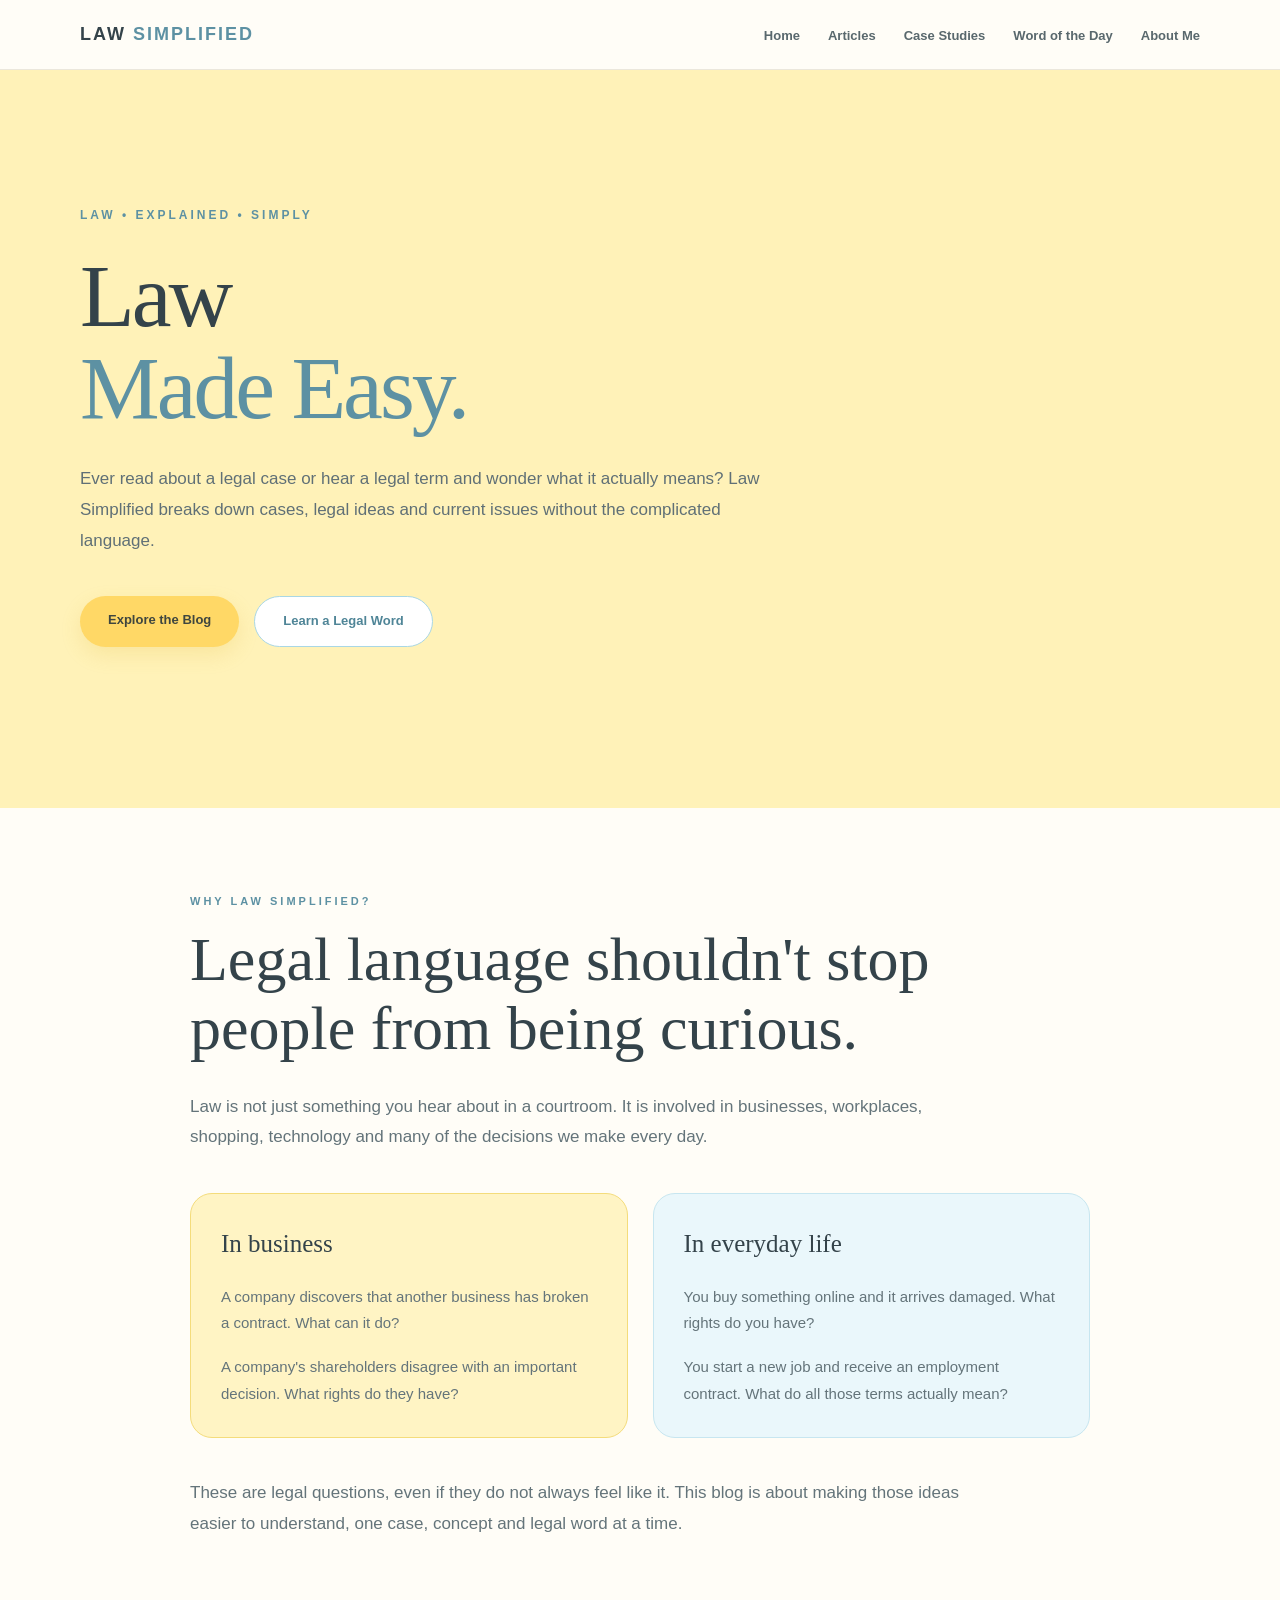
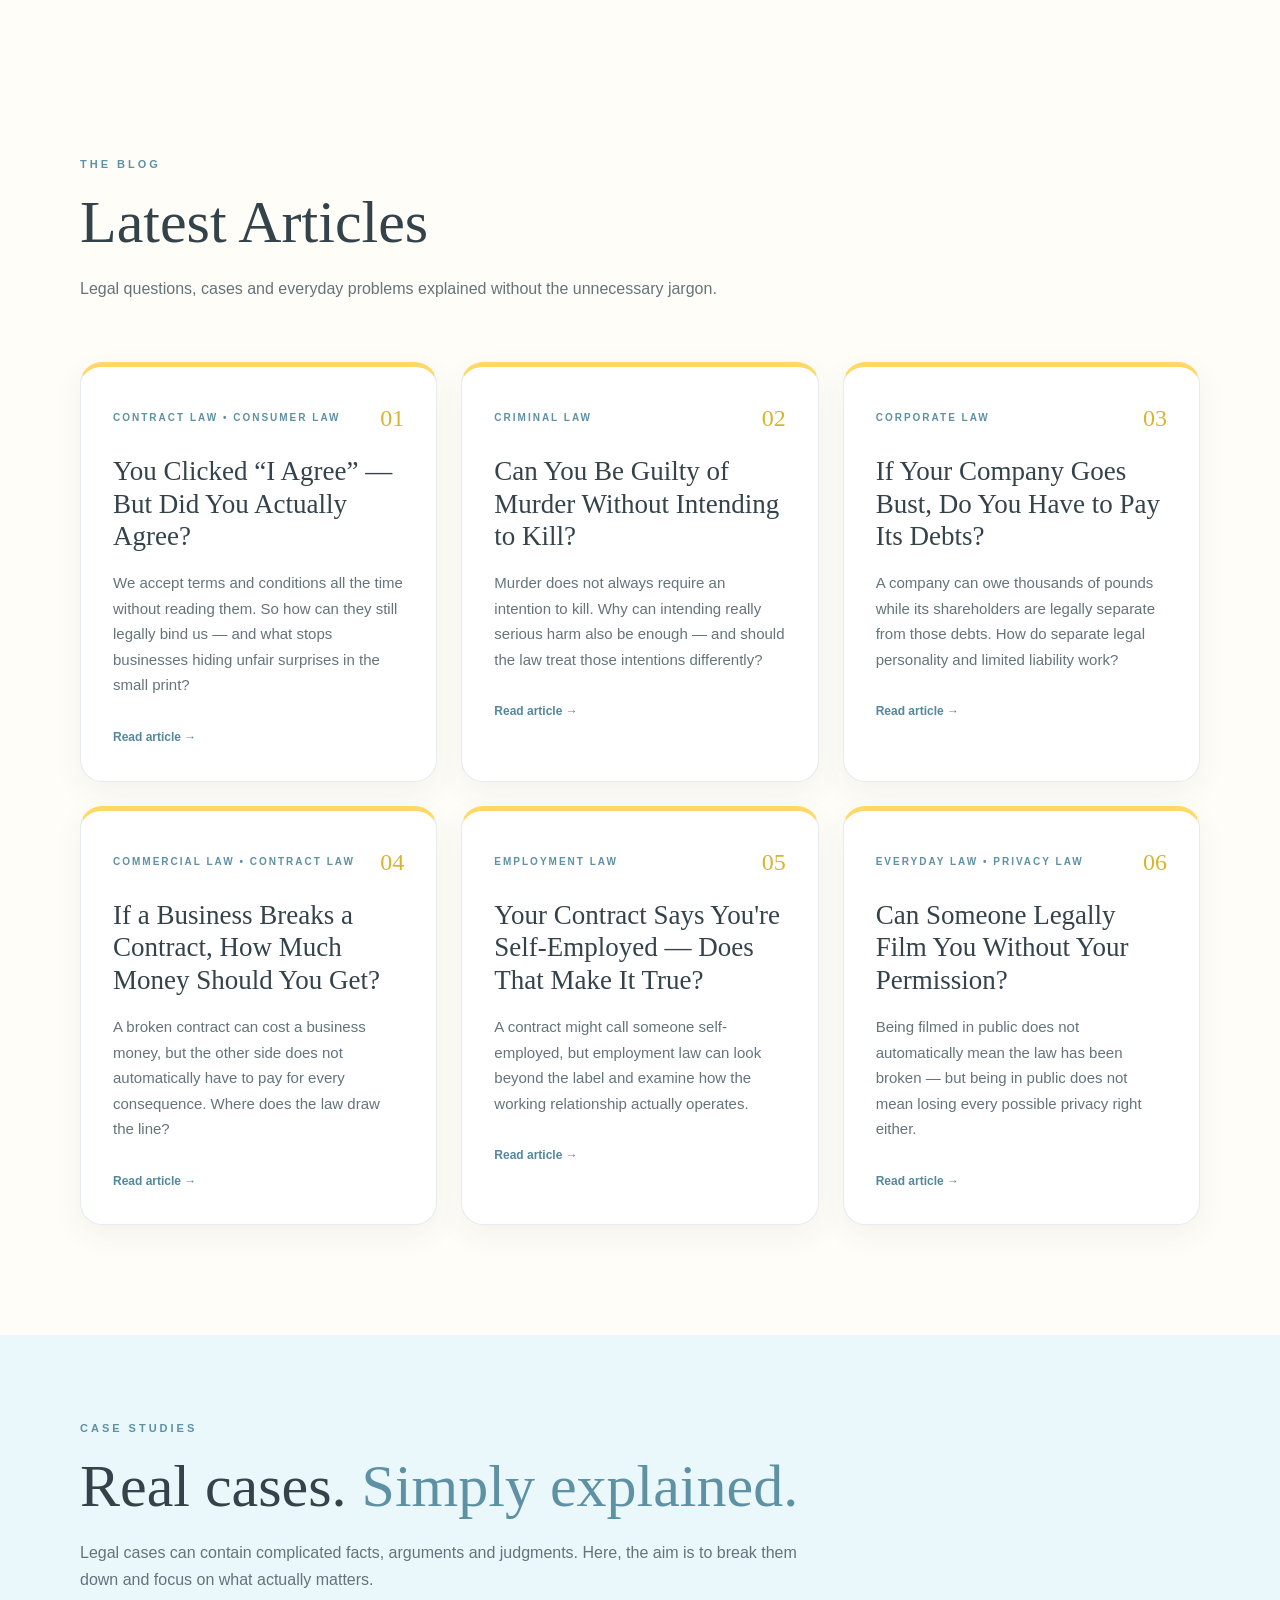
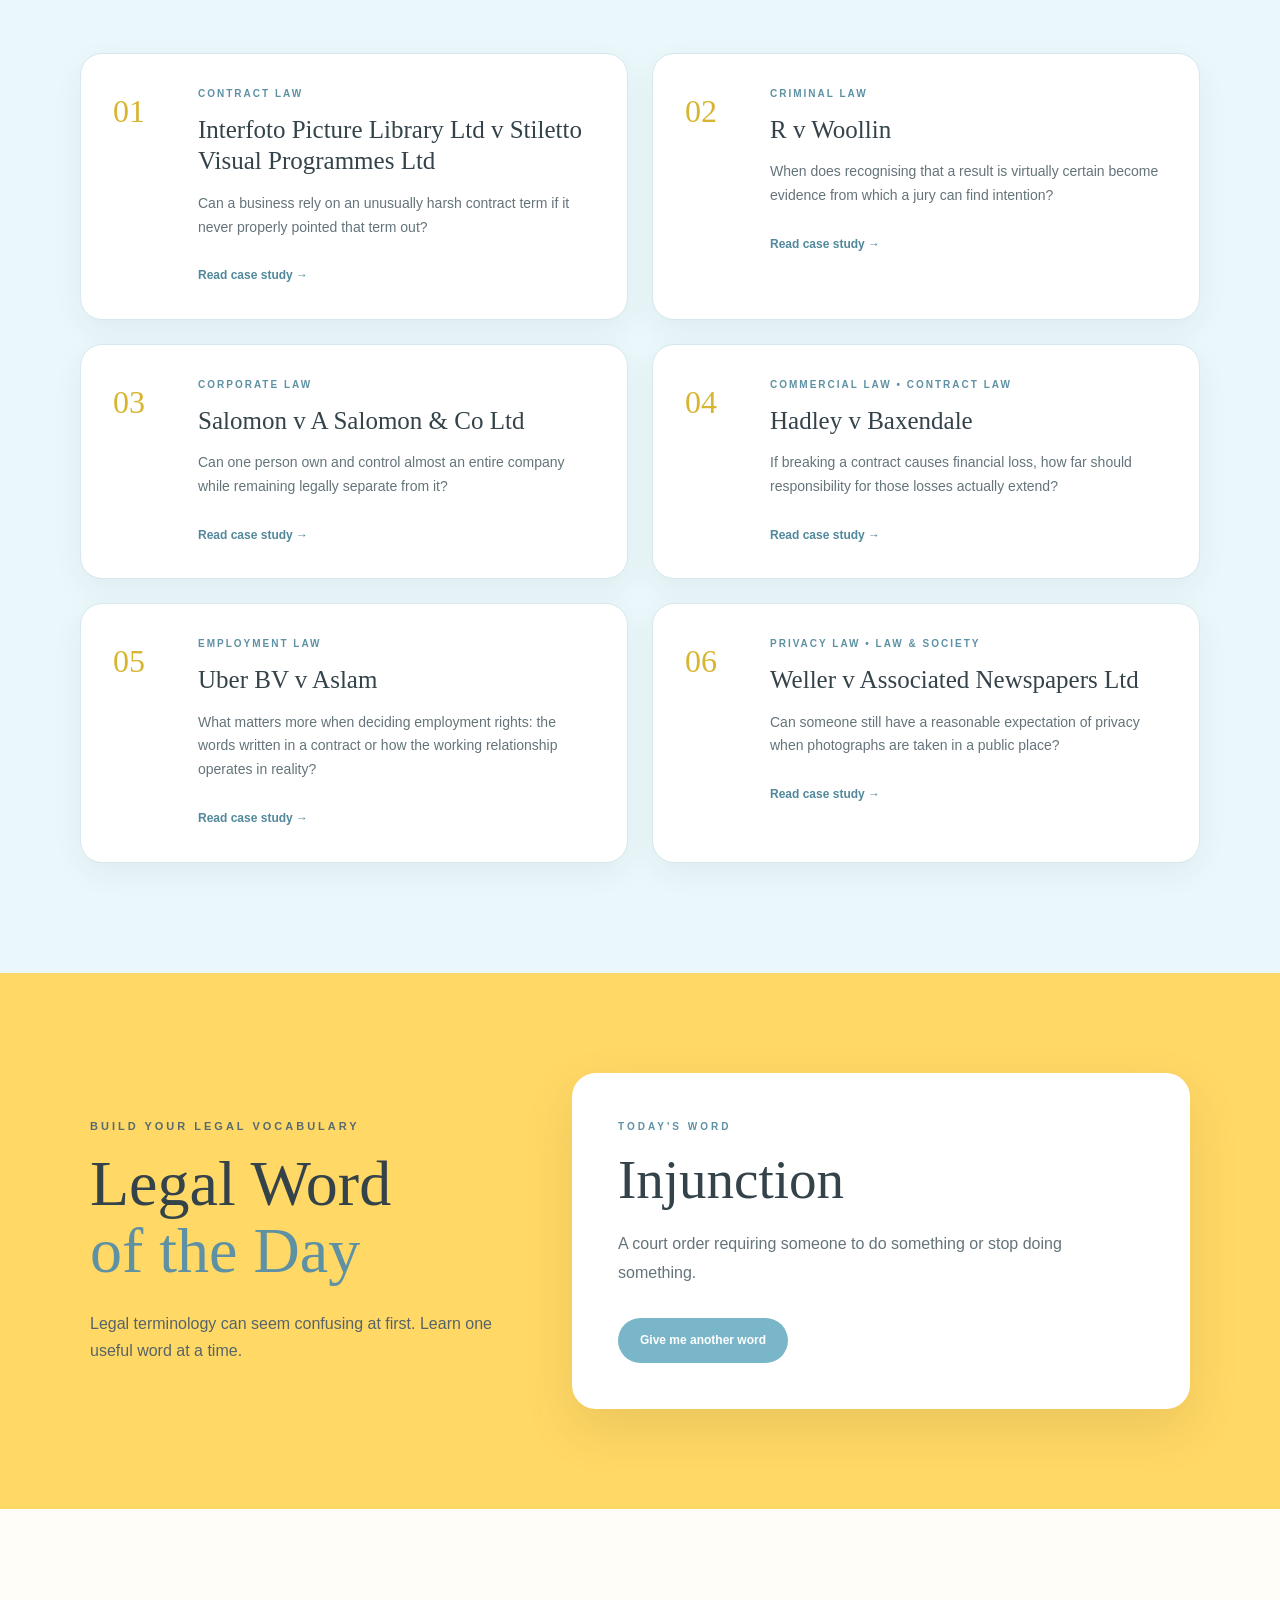
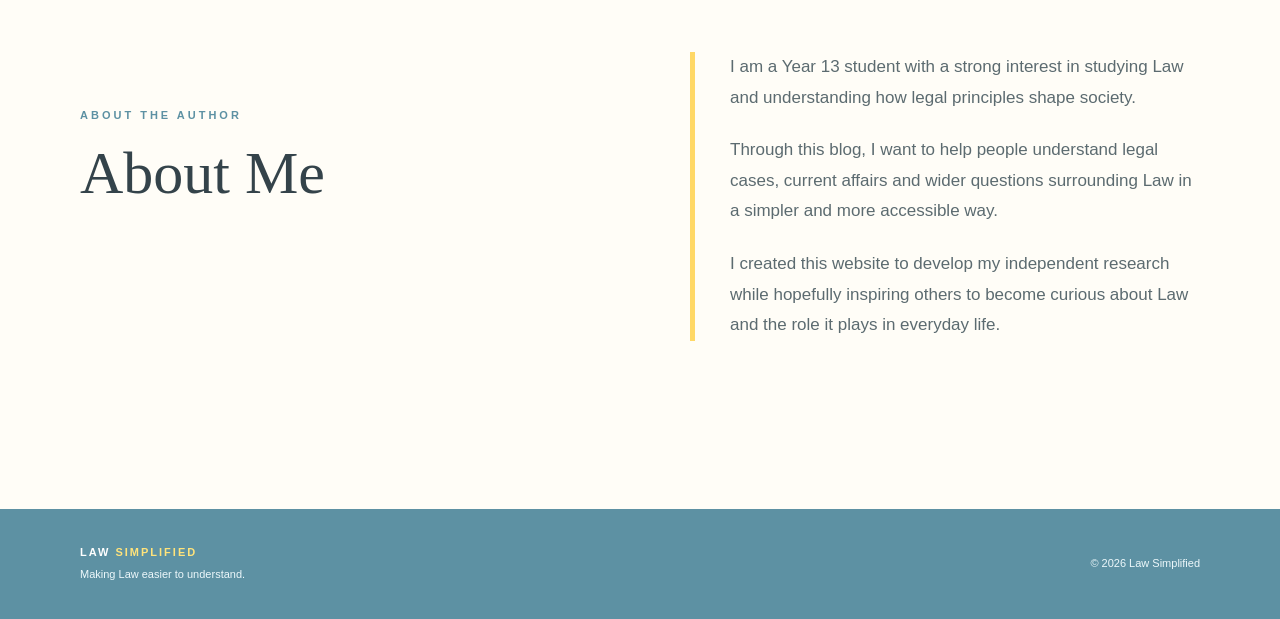
<file: index.html>
<!DOCTYPE html>
<html lang="en">

<head>
    <meta charset="UTF-8">
    <meta name="viewport" content="width=device-width, initial-scale=1.0">

    <meta
        name="description"
        content="Law Simplified makes legal cases, current issues and everyday legal questions easier to understand."
    >

    <title>Law Simplified | Law Made Easy</title>

    <link rel="stylesheet" href="css/style.css">
</head>


<body>

    <!-- ==================== NAVIGATION ==================== -->

    <header class="site-header">

        <nav class="navbar">

            <a href="#home" class="logo">
    LAW<span>SIMPLIFIED</span>
</a>


<ul class="nav-links">

                <li>
                    <a href="#home">Home</a>
                </li>

                <li>
                    <a href="#articles">Articles</a>
                </li>

                <li>
                    <a href="#cases">Case Studies</a>
                </li>

                <li>
                    <a href="#word-of-the-day">Word of the Day</a>
                </li>

                <li>
                    <a href="#about">About Me</a>
                </li>

            </ul>

        </nav>

    </header>


    <!-- ==================== MAIN ==================== -->

    <main>


        <!-- ==================== HOME ==================== -->

        <section id="home" class="hero">

            <div class="hero-content">

                <p class="hero-label">
                    LAW • EXPLAINED • SIMPLY
                </p>

                <h1>
                    Law
                    <span>Made Easy.</span>
                </h1>

                <p class="hero-description">
                    Ever read about a legal case or hear a legal term
                    and wonder what it actually means? Law Simplified
                    breaks down cases, legal ideas and current issues
                    without the complicated language.
                </p>

                <div class="hero-buttons">

                    <a href="#articles" class="button primary-button">
                        Explore the Blog
                    </a>

                    <a href="#word-of-the-day" class="button secondary-button">
                        Learn a Legal Word
                    </a>

                </div>

            </div>

        </section>


        <!-- ==================== WHY LAW SIMPLIFIED ==================== -->

        <section class="intro-section">

            <div class="intro-content">

                <p class="section-label">
                    WHY LAW SIMPLIFIED?
                </p>

                <h2>
                    Legal language shouldn't stop people
                    from being curious.
                </h2>

                <p>
                    Law is not just something you hear about in a courtroom.
                    It is involved in businesses, workplaces, shopping,
                    technology and many of the decisions we make every day.
                </p>


                <div class="example-groups">


                    <!-- BUSINESS EXAMPLES -->

                    <div class="example-group">

                        <h3>
                            In business
                        </h3>

                        <p>
                            A company discovers that another business
                            has broken a contract. What can it do?
                        </p>

                        <p>
                            A company's shareholders disagree with an
                            important decision. What rights do they have?
                        </p>

                    </div>


                    <!-- EVERYDAY EXAMPLES -->

                    <div class="example-group">

                        <h3>
                            In everyday life
                        </h3>

                        <p>
                            You buy something online and it arrives damaged.
                            What rights do you have?
                        </p>

                        <p>
                            You start a new job and receive an employment
                            contract. What do all those terms actually mean?
                        </p>

                    </div>

                </div>


                <p>
                    These are legal questions, even if they do not always
                    feel like it. This blog is about making those ideas
                    easier to understand, one case, concept and legal word
                    at a time.
                </p>

            </div>

        </section>


        <!-- ==================== ARTICLES ==================== -->

        <section id="articles" class="section">

            <div class="section-heading">

                <p class="section-label">
                    THE BLOG
                </p>

                <h2>
                    Latest Articles
                </h2>

                <p>
                    Legal questions, cases and everyday problems explained
                    without the unnecessary jargon.
                </p>

            </div>


            <div class="article-grid">


                <!-- ==================== ARTICLE 01 ==================== -->

                <a href="articles/clicked-i-agree.html" class="article-card">

                    <div class="card-top">

                        <span class="article-category">
                            CONTRACT LAW • CONSUMER LAW
                        </span>

                        <span class="article-number">
                            01
                        </span>

                    </div>

                    <h3>
                        You Clicked “I Agree” — But Did You Actually Agree?
                    </h3>

                    <p>
                        We accept terms and conditions all the time without
                        reading them. So how can they still legally bind us —
                        and what stops businesses hiding unfair surprises in
                        the small print?
                    </p>

                    <span class="read-more">
                        Read article →
                    </span>

                </a>


                <!-- ==================== ARTICLE 02 ==================== -->

                <a href="articles/murder-without-intending-to-kill.html" class="article-card">

                    <div class="card-top">

                        <span class="article-category">
                            CRIMINAL LAW
                        </span>

                        <span class="article-number">
                            02
                        </span>

                    </div>

                    <h3>
                        Can You Be Guilty of Murder Without Intending to Kill?
                    </h3>

                    <p>
                        Murder does not always require an intention to kill.
                        Why can intending really serious harm also be enough —
                        and should the law treat those intentions differently?
                    </p>

                    <span class="read-more">
                        Read article →
                    </span>

                </a>


                <!-- ==================== ARTICLE 03 ==================== -->

                <a href="articles/company-debts.html" class="article-card">

                    <div class="card-top">

                        <span class="article-category">
                            CORPORATE LAW
                        </span>

                        <span class="article-number">
                            03
                        </span>

                    </div>

                    <h3>
                        If Your Company Goes Bust, Do You Have to Pay Its Debts?
                    </h3>

                    <p>
                        A company can owe thousands of pounds while its
                        shareholders are legally separate from those debts.
                        How do separate legal personality and limited
                        liability work?
                    </p>

                    <span class="read-more">
                        Read article →
                    </span>

                </a>


                <!-- ==================== ARTICLE 04 ==================== -->

                <a href="articles/business-breaks-contract.html" class="article-card">

                    <div class="card-top">

                        <span class="article-category">
                            COMMERCIAL LAW • CONTRACT LAW
                        </span>

                        <span class="article-number">
                            04
                        </span>

                    </div>

                    <h3>
                        If a Business Breaks a Contract, How Much Money Should You Get?
                    </h3>

                    <p>
                        A broken contract can cost a business money, but the
                        other side does not automatically have to pay for
                        every consequence. Where does the law draw the line?
                    </p>

                    <span class="read-more">
                        Read article →
                    </span>

                </a>


                <!-- ==================== ARTICLE 05 ==================== -->

                <a href="articles/self-employed-contract.html" class="article-card">

                    <div class="card-top">

                        <span class="article-category">
                            EMPLOYMENT LAW
                        </span>

                        <span class="article-number">
                            05
                        </span>

                    </div>

                    <h3>
                        Your Contract Says You're Self-Employed — Does That Make It True?
                    </h3>

                    <p>
                        A contract might call someone self-employed, but
                        employment law can look beyond the label and examine
                        how the working relationship actually operates.
                    </p>

                    <span class="read-more">
                        Read article →
                    </span>

                </a>


                <!-- ==================== ARTICLE 06 ==================== -->

                <a href="articles/filming-without-permission.html" class="article-card">

                    <div class="card-top">

                        <span class="article-category">
                            EVERYDAY LAW • PRIVACY LAW
                        </span>

                        <span class="article-number">
                            06
                        </span>

                    </div>

                    <h3>
                        Can Someone Legally Film You Without Your Permission?
                    </h3>

                    <p>
                        Being filmed in public does not automatically mean
                        the law has been broken — but being in public does
                        not mean losing every possible privacy right either.
                    </p>

                    <span class="read-more">
                        Read article →
                    </span>

                </a>

            </div>

        </section>


        <!-- ==================== CASE STUDIES ==================== -->

        <section id="cases" class="cases-section">

            <div class="section cases-inner">

                <div class="section-heading">

                    <p class="section-label">
                        CASE STUDIES
                    </p>

                    <h2>
                        Real cases.
                        <span>Simply explained.</span>
                    </h2>

                    <p>
                        Legal cases can contain complicated facts,
                        arguments and judgments. Here, the aim is to
                        break them down and focus on what actually matters.
                    </p>

                </div>


                <div class="case-grid">


                    <!-- ==================== CASE 01 ==================== -->

                    <a href="cases/interfoto-v-stiletto.html" class="case-card">

                        <span class="case-number">
                            01
                        </span>

                        <div>

                            <p class="article-category">
                                CONTRACT LAW
                            </p>

                            <h3>
                                Interfoto Picture Library Ltd v
                                Stiletto Visual Programmes Ltd
                            </h3>

                            <p>
                                Can a business rely on an unusually harsh
                                contract term if it never properly pointed
                                that term out?
                            </p>

                            <span class="read-more">
                                Read case study →
                            </span>

                        </div>

                    </a>


                    <!-- ==================== CASE 02 ==================== -->

                    <a href="cases/r-v-woollin.html" class="case-card">

                        <span class="case-number">
                            02
                        </span>

                        <div>

                            <p class="article-category">
                                CRIMINAL LAW
                            </p>

                            <h3>
                                R v Woollin
                            </h3>

                            <p>
                                When does recognising that a result is
                                virtually certain become evidence from which
                                a jury can find intention?
                            </p>

                            <span class="read-more">
                                Read case study →
                            </span>

                        </div>

                    </a>


                    <!-- ==================== CASE 03 ==================== -->

                    <a href="cases/salomon-v-salomon.html" class="case-card">

                        <span class="case-number">
                            03
                        </span>

                        <div>

                            <p class="article-category">
                                CORPORATE LAW
                            </p>

                            <h3>
                                Salomon v A Salomon & Co Ltd
                            </h3>

                            <p>
                                Can one person own and control almost an
                                entire company while remaining legally
                                separate from it?
                            </p>

                            <span class="read-more">
                                Read case study →
                            </span>

                        </div>

                    </a>


                    <!-- ==================== CASE 04 ==================== -->

                    <a href="cases/hadley-v-baxendale.html" class="case-card">

                        <span class="case-number">
                            04
                        </span>

                        <div>

                            <p class="article-category">
                                COMMERCIAL LAW • CONTRACT LAW
                            </p>

                            <h3>
                                Hadley v Baxendale
                            </h3>

                            <p>
                                If breaking a contract causes financial loss,
                                how far should responsibility for those losses
                                actually extend?
                            </p>

                            <span class="read-more">
                                Read case study →
                            </span>

                        </div>

                    </a>


                    <!-- ==================== CASE 05 ==================== -->

                    <a href="cases/uber-v-aslam.html" class="case-card">

                        <span class="case-number">
                            05
                        </span>

                        <div>

                            <p class="article-category">
                                EMPLOYMENT LAW
                            </p>

                            <h3>
                                Uber BV v Aslam
                            </h3>

                            <p>
                                What matters more when deciding employment
                                rights: the words written in a contract or
                                how the working relationship operates in
                                reality?
                            </p>

                            <span class="read-more">
                                Read case study →
                            </span>

                        </div>

                    </a>


                    <!-- ==================== CASE 06 ==================== -->

                    <a href="cases/weller-v-associated-newspapers.html" class="case-card">

                        <span class="case-number">
                            06
                        </span>

                        <div>

                            <p class="article-category">
                                PRIVACY LAW • LAW & SOCIETY
                            </p>

                            <h3>
                                Weller v Associated Newspapers Ltd
                            </h3>

                            <p>
                                Can someone still have a reasonable
                                expectation of privacy when photographs
                                are taken in a public place?
                            </p>

                            <span class="read-more">
                                Read case study →
                            </span>

                        </div>

                    </a>

                </div>

            </div>

        </section>


        <!-- ==================== WORD OF THE DAY ==================== -->
        <!-- LEFT EXACTLY AS REQUESTED -->

        <section id="word-of-the-day" class="word-section">

            <div class="word-container">

                <div class="word-introduction">

                    <p class="section-label">
                        BUILD YOUR LEGAL VOCABULARY
                    </p>

                    <h2>
                        Legal Word
                        <span>of the Day</span>
                    </h2>

                    <p>
                        Legal terminology can seem confusing at first.
                        Learn one useful word at a time.
                    </p>

                </div>


                <div class="word-card">

                    <p class="word-label">
                        TODAY'S WORD
                    </p>

                    <h3 id="legal-word">
                        Loading...
                    </h3>

                    <p id="word-definition">
                        Finding your legal word...
                    </p>

                    <button
                        id="new-word-button"
                        class="word-button"
                    >
                        Give me another word
                    </button>

                </div>

            </div>

        </section>


        <!-- ==================== ABOUT ME ==================== -->

        <section id="about" class="section about-section">

            <div class="about-content">

                <div class="section-heading">

                    <p class="section-label">
                        ABOUT THE AUTHOR
                    </p>

                    <h2>
                        About Me
                    </h2>

                </div>


                <div class="about-text">

                    <p>
                        I am a Year 13 student with a strong interest in
                        studying Law and understanding how legal principles
                        shape society.
                    </p>

                    <p>
                        Through this blog, I want to help people understand
                        legal cases, current affairs and wider questions
                        surrounding Law in a simpler and more accessible way.
                    </p>

                    <p>
                        I created this website to develop my independent
                        research while hopefully inspiring others to become
                        curious about Law and the role it plays in everyday
                        life.
                    </p>

                </div>

            </div>

        </section>

    </main>


    <!-- ==================== FOOTER ==================== -->

    <footer class="site-footer">

        <div class="footer-content">

            <div>

                <p class="footer-logo">
                    LAW<span>SIMPLIFIED</span>
                </p>

                <p>
                    Making Law easier to understand.
                </p>

            </div>

            <p>
                © 2026 Law Simplified
            </p>

        </div>

    </footer>


    <!-- ==================== JAVASCRIPT ==================== -->

    <script src="js/script.js"></script>

</body>

</html>
</file>
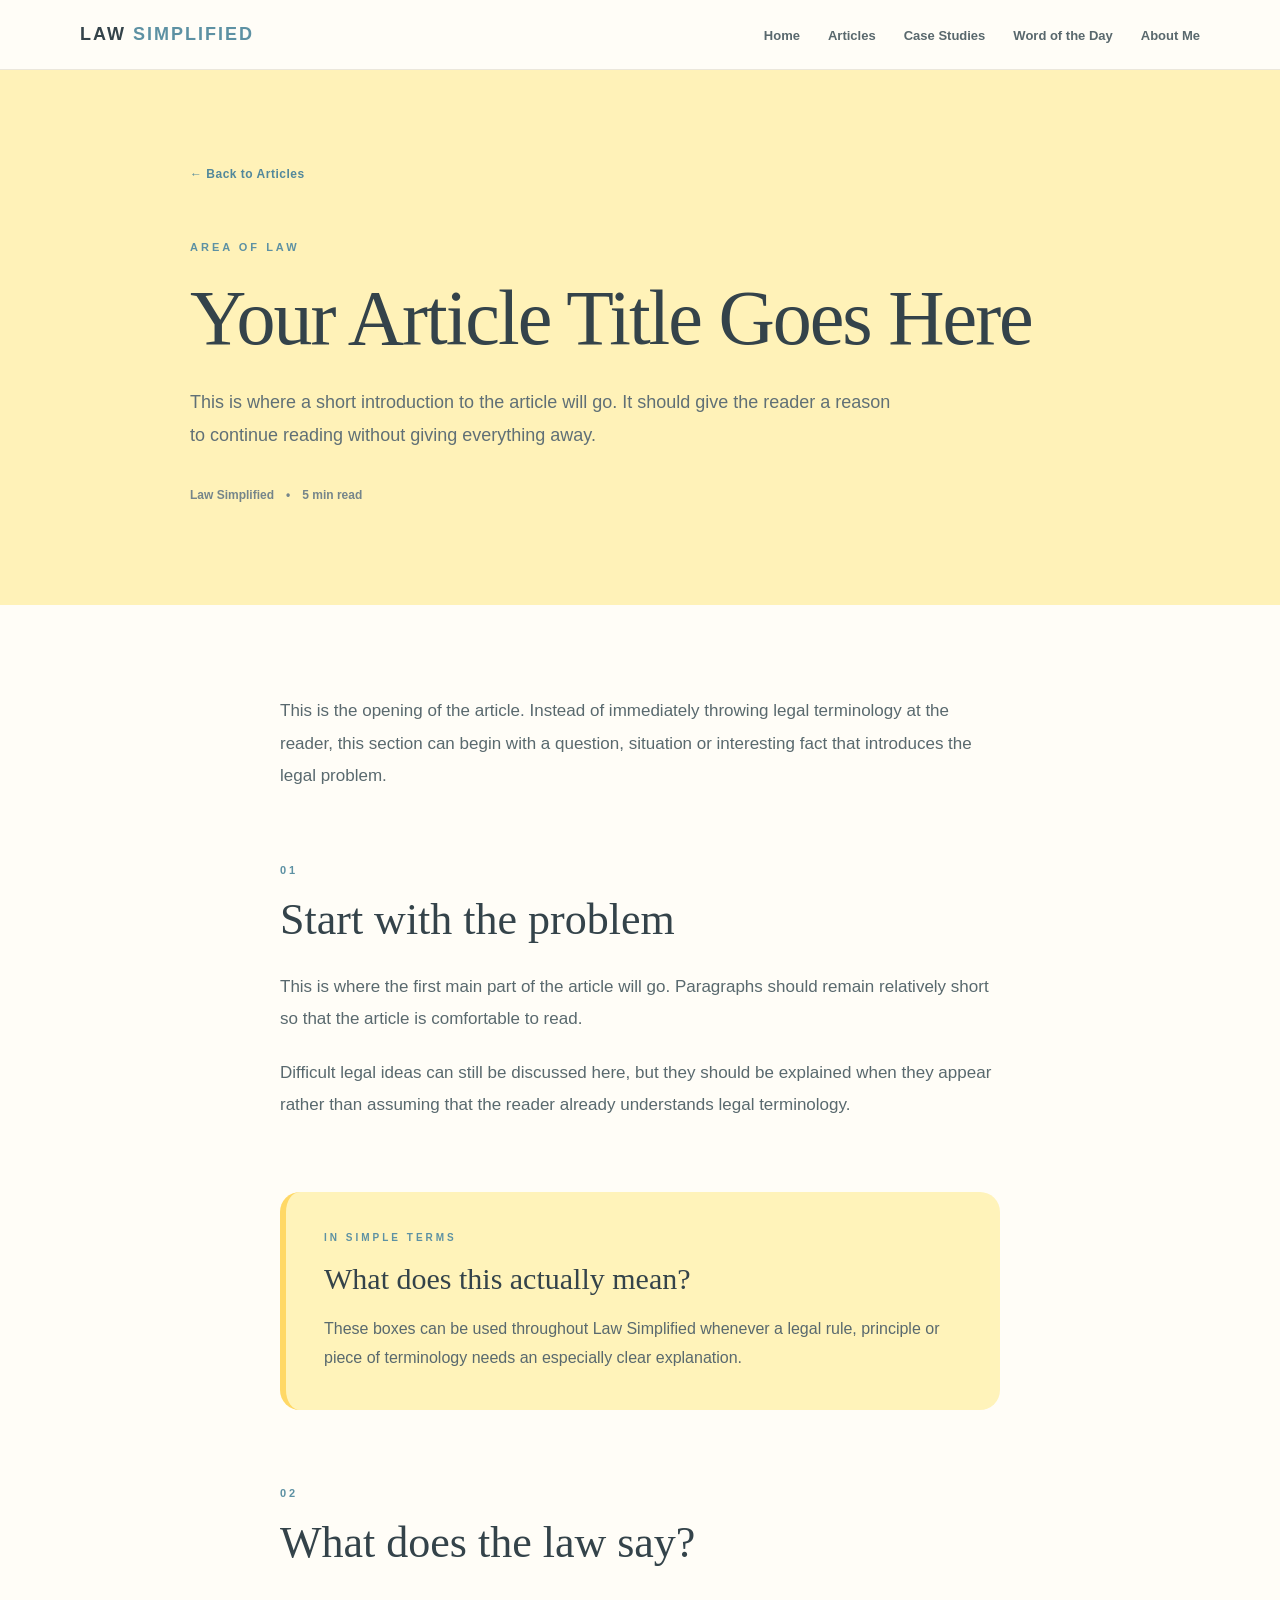
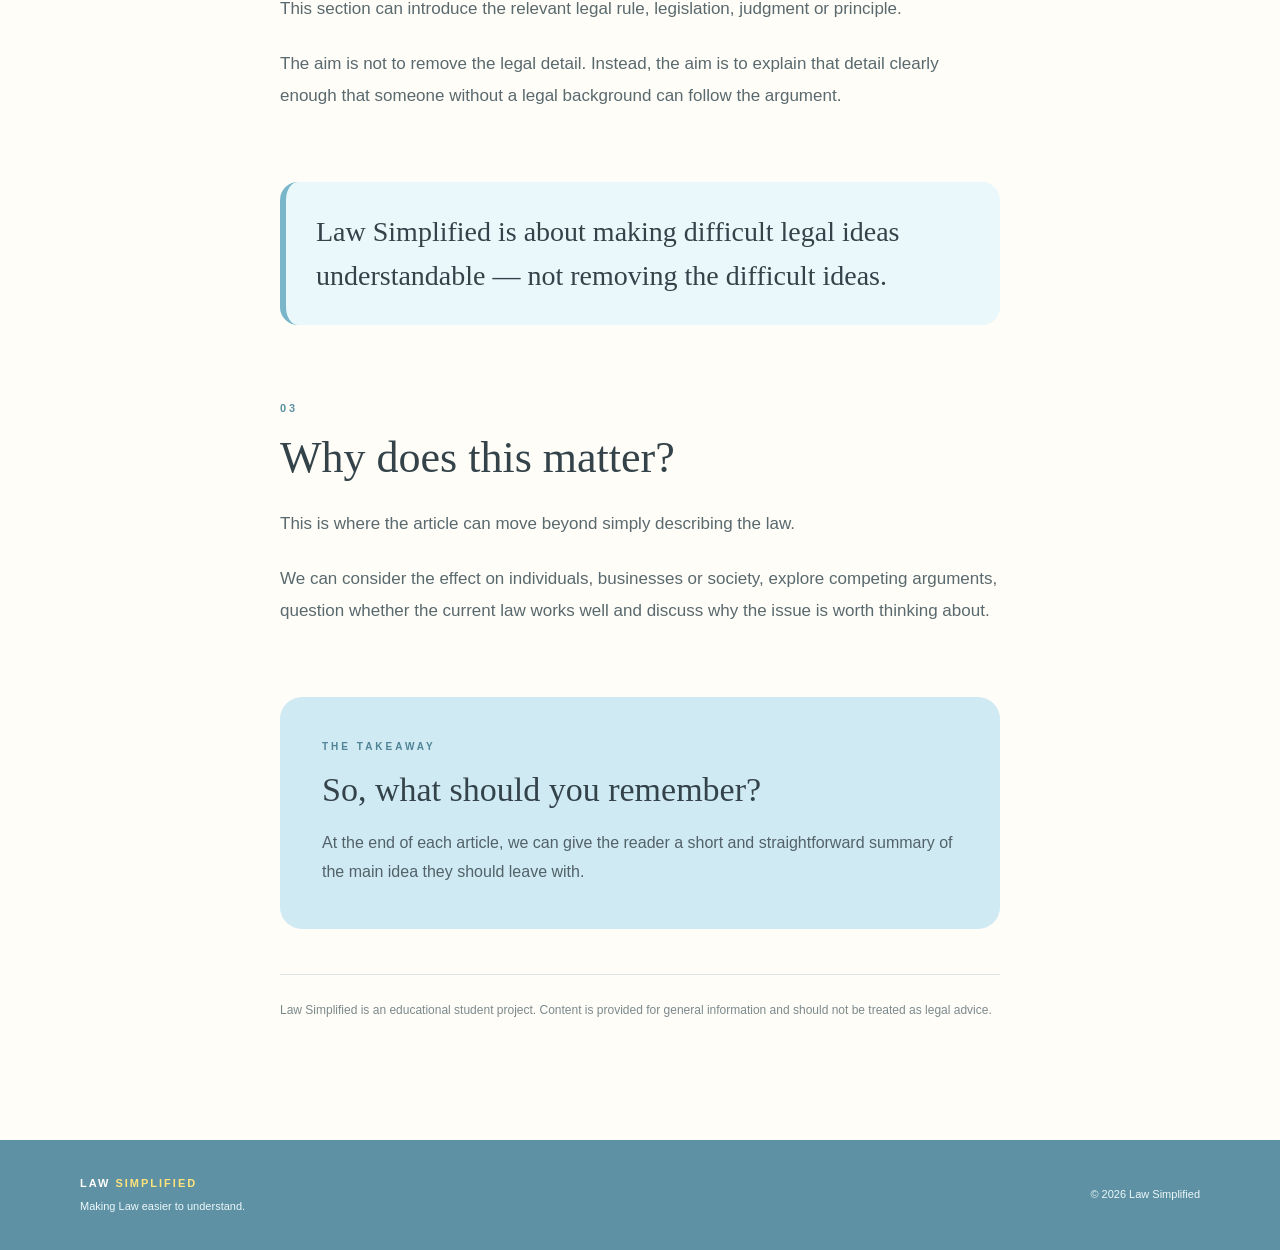
<file: articles/article-template.html>
<!DOCTYPE html>
<html lang="en">

<head>
    <meta charset="UTF-8">
    <meta name="viewport" content="width=device-width, initial-scale=1.0">

    <title>Article | Law Simplified</title>

    <!--
        We use ../ because this file is inside the articles folder.
        ../ means "go back one folder".
    -->
    <link rel="stylesheet" href="../css/style.css">
</head>


<body>

    <!-- ==================== NAVIGATION ==================== -->

    <header class="site-header">

        <nav class="navbar">

            <a href="../index.html" class="logo">
                LAW<span>SIMPLIFIED</span>
            </a>

            <ul class="nav-links">
                <li><a href="../index.html">Home</a></li>

                <li>
                    <a href="../index.html#articles">
                        Articles
                    </a>
                </li>

                <li>
                    <a href="../index.html#cases">
                        Case Studies
                    </a>
                </li>

                <li>
                    <a href="../index.html#word-of-the-day">
                        Word of the Day
                    </a>
                </li>

                <li>
                    <a href="../index.html#about">
                        About Me
                    </a>
                </li>
            </ul>

        </nav>

    </header>


    <!-- ==================== ARTICLE ==================== -->

    <main>

        <!-- ARTICLE HEADER -->

        <section class="article-page-header">

            <div class="article-page-header-content">

                <a href="../index.html#articles"
                   class="article-back-link">
                    ← Back to Articles
                </a>

                <p class="article-page-category">
                    AREA OF LAW
                </p>

                <h1>
                    Your Article Title Goes Here
                </h1>

                <p class="article-page-introduction">
                    This is where a short introduction to the article
                    will go. It should give the reader a reason to
                    continue reading without giving everything away.
                </p>

                <div class="article-page-details">

                    <span>Law Simplified</span>

                    <span>•</span>

                    <span>5 min read</span>

                </div>

            </div>

        </section>


        <!-- ARTICLE BODY -->

        <article class="article-page-body">


            <!-- INTRODUCTION -->

            <section class="article-content-section">

                <p class="article-opening">
                    This is the opening of the article. Instead of
                    immediately throwing legal terminology at the reader,
                    this section can begin with a question, situation or
                    interesting fact that introduces the legal problem.
                </p>

            </section>


            <!-- SECTION ONE -->

            <section class="article-content-section">

                <p class="article-section-number">
                    01
                </p>

                <h2>
                    Start with the problem
                </h2>

                <p>
                    This is where the first main part of the article
                    will go. Paragraphs should remain relatively short
                    so that the article is comfortable to read.
                </p>

                <p>
                    Difficult legal ideas can still be discussed here,
                    but they should be explained when they appear rather
                    than assuming that the reader already understands
                    legal terminology.
                </p>

            </section>


            <!-- SIMPLE EXPLANATION BOX -->

            <aside class="legal-explainer">

                <p class="explainer-label">
                    IN SIMPLE TERMS
                </p>

                <h3>
                    What does this actually mean?
                </h3>

                <p>
                    These boxes can be used throughout Law Simplified
                    whenever a legal rule, principle or piece of
                    terminology needs an especially clear explanation.
                </p>

            </aside>


            <!-- SECTION TWO -->

            <section class="article-content-section">

                <p class="article-section-number">
                    02
                </p>

                <h2>
                    What does the law say?
                </h2>

                <p>
                    This section can introduce the relevant legal rule,
                    legislation, judgment or principle.
                </p>

                <p>
                    The aim is not to remove the legal detail. Instead,
                    the aim is to explain that detail clearly enough
                    that someone without a legal background can follow
                    the argument.
                </p>

            </section>


            <!-- KEY POINT -->

            <blockquote class="article-highlight">

                <p>
                    Law Simplified is about making difficult legal ideas
                    understandable — not removing the difficult ideas.
                </p>

            </blockquote>


            <!-- SECTION THREE -->

            <section class="article-content-section">

                <p class="article-section-number">
                    03
                </p>

                <h2>
                    Why does this matter?
                </h2>

                <p>
                    This is where the article can move beyond simply
                    describing the law.
                </p>

                <p>
                    We can consider the effect on individuals,
                    businesses or society, explore competing arguments,
                    question whether the current law works well and
                    discuss why the issue is worth thinking about.
                </p>

            </section>


            <!-- TAKEAWAY -->

            <section class="article-takeaway">

                <p class="explainer-label">
                    THE TAKEAWAY
                </p>

                <h2>
                    So, what should you remember?
                </h2>

                <p>
                    At the end of each article, we can give the reader
                    a short and straightforward summary of the main
                    idea they should leave with.
                </p>

            </section>


            <!-- DISCLAIMER -->

            <div class="article-disclaimer">

                <p>
                    Law Simplified is an educational student project.
                    Content is provided for general information and
                    should not be treated as legal advice.
                </p>

            </div>

        </article>

    </main>


    <!-- ==================== FOOTER ==================== -->

    <footer class="site-footer">

        <div class="footer-content">

            <div>

                <p class="footer-logo">
                    LAW<span>SIMPLIFIED</span>
                </p>

                <p>
                    Making Law easier to understand.
                </p>

            </div>

            <p>
                © 2026 Law Simplified
            </p>

        </div>

    </footer>

</body>

</html>
</file>
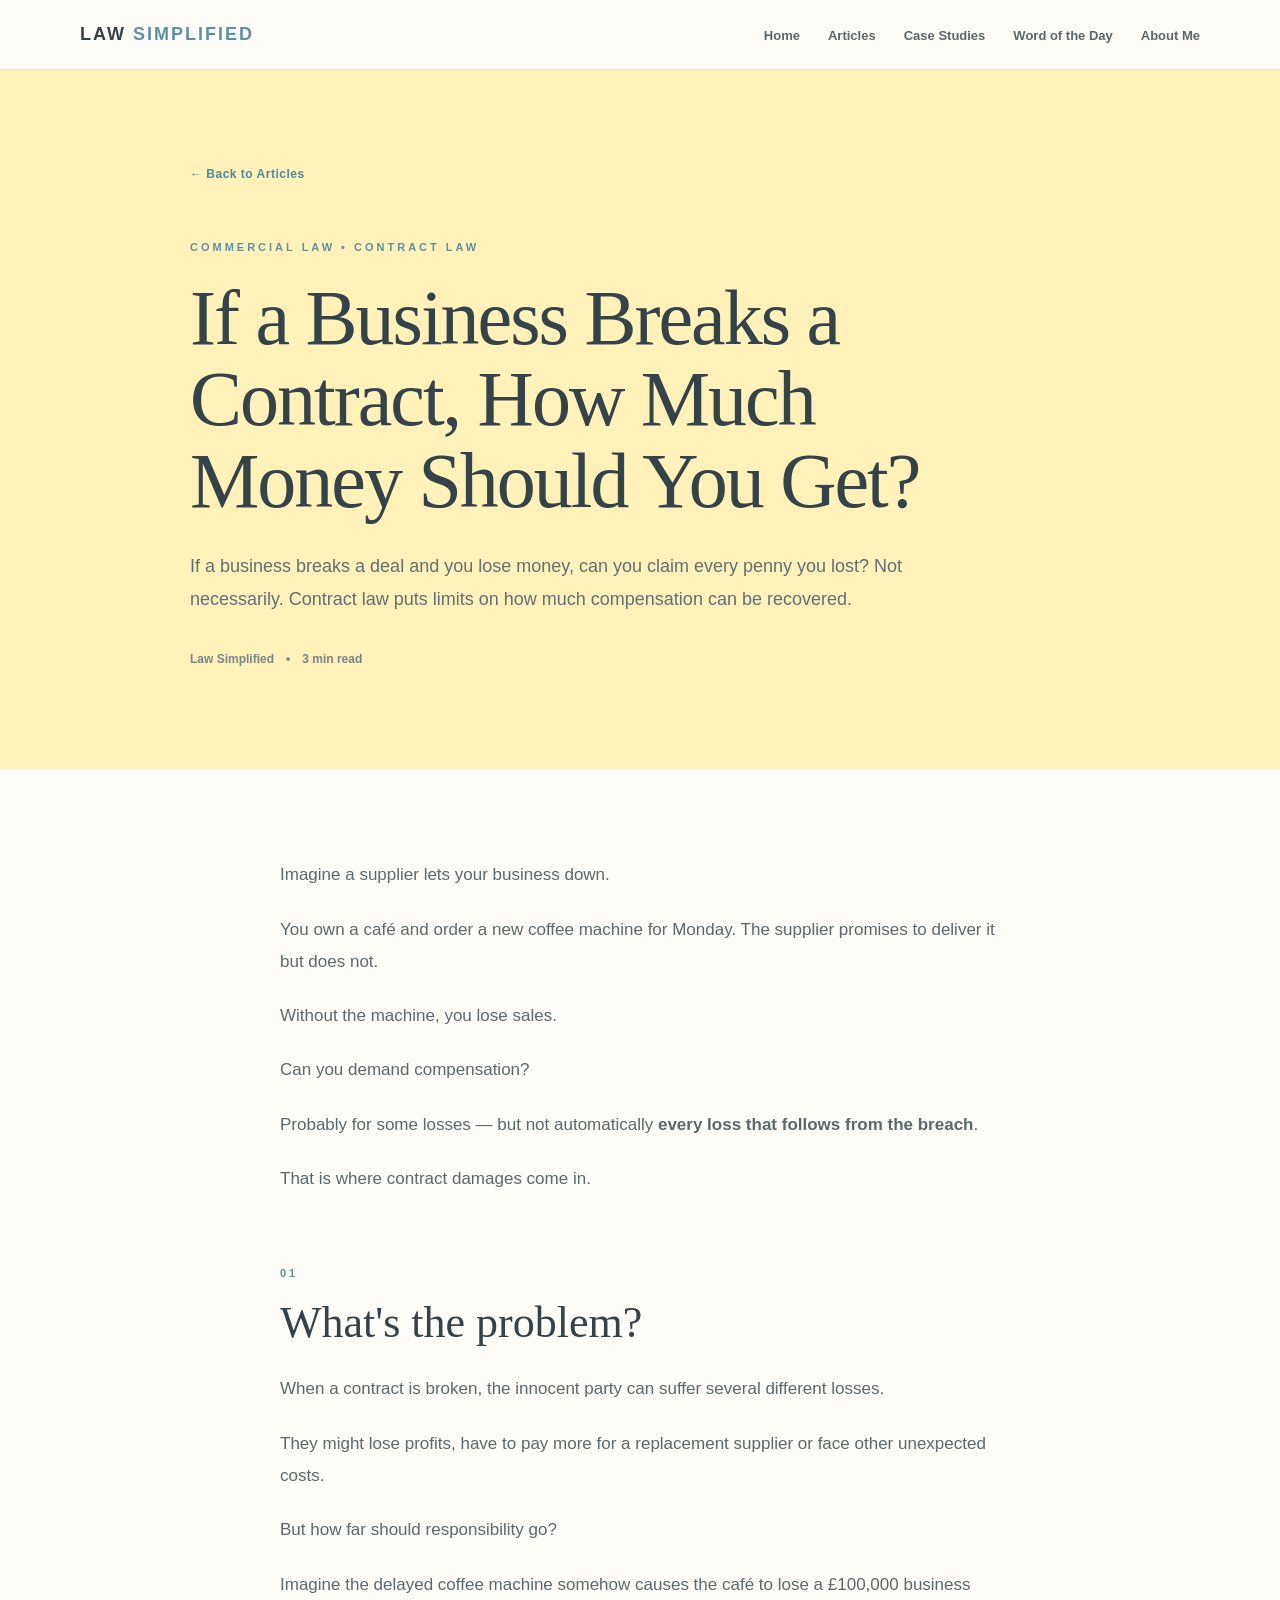
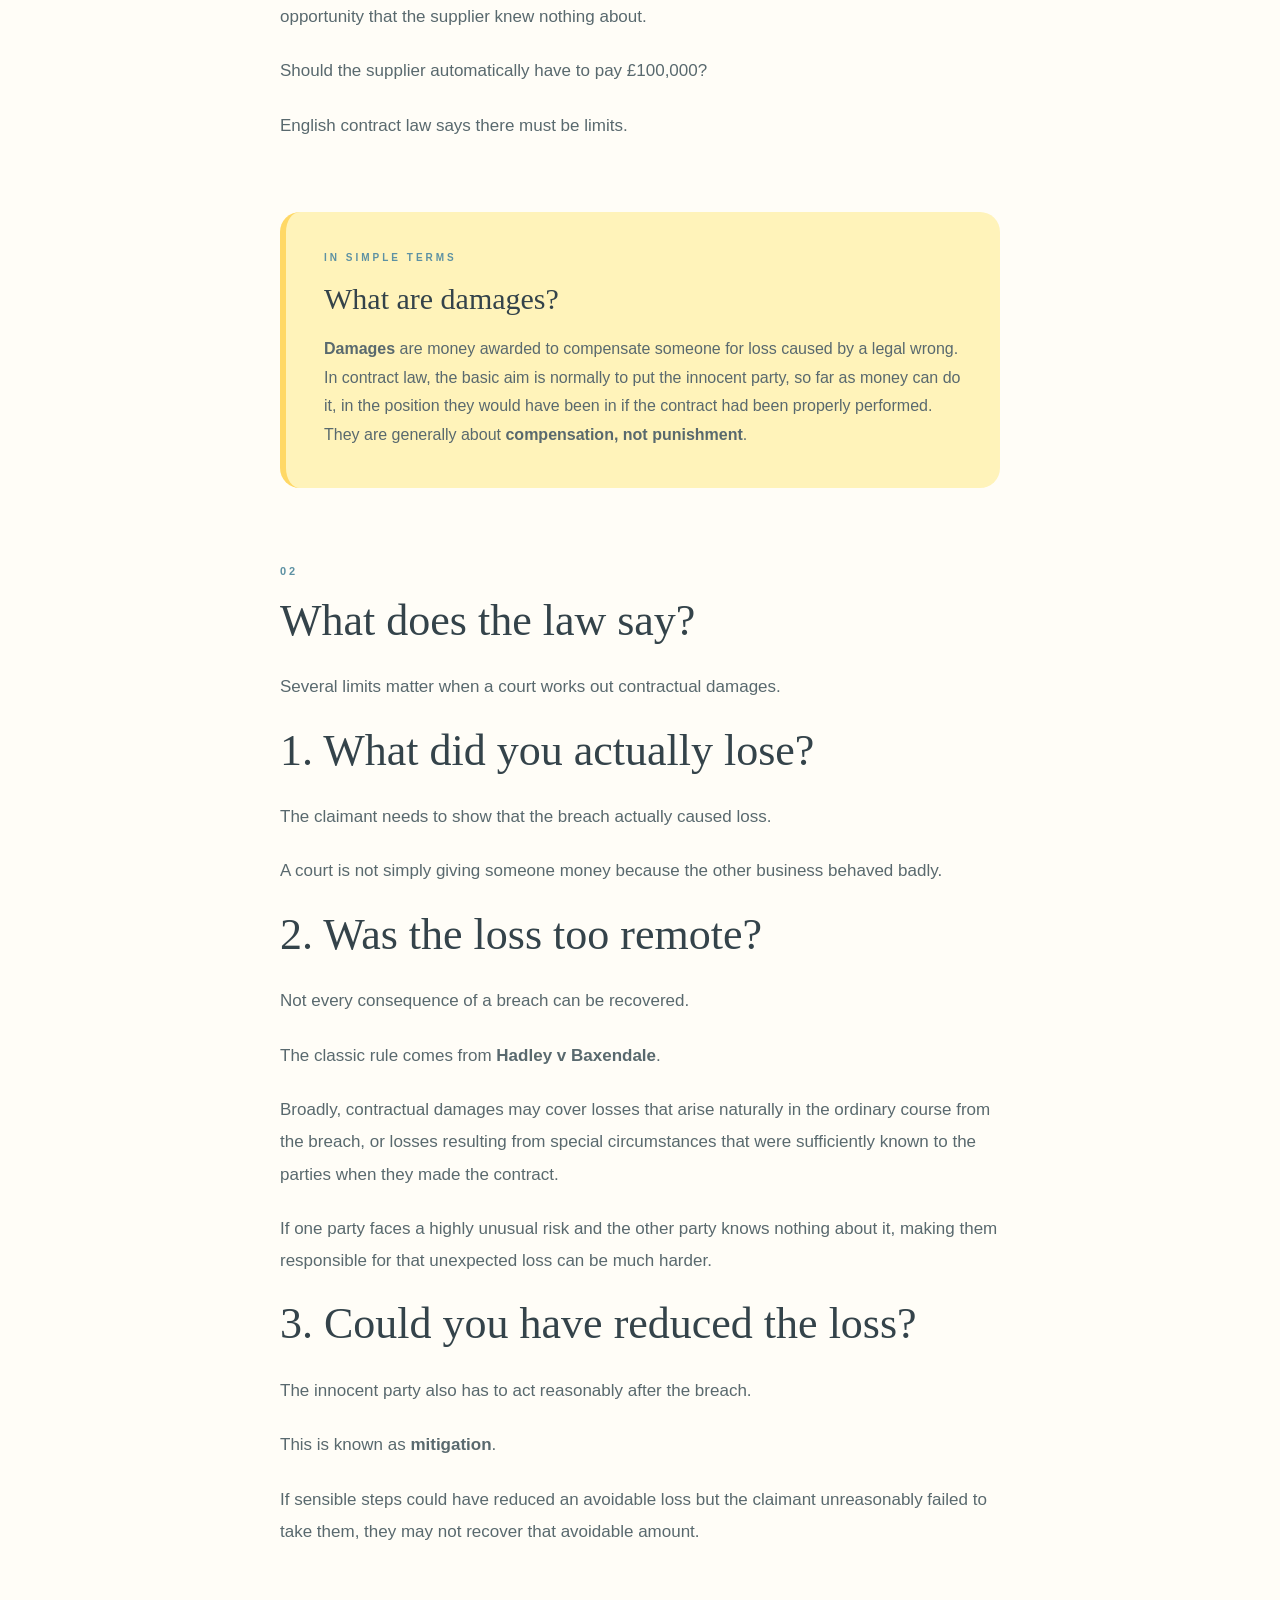
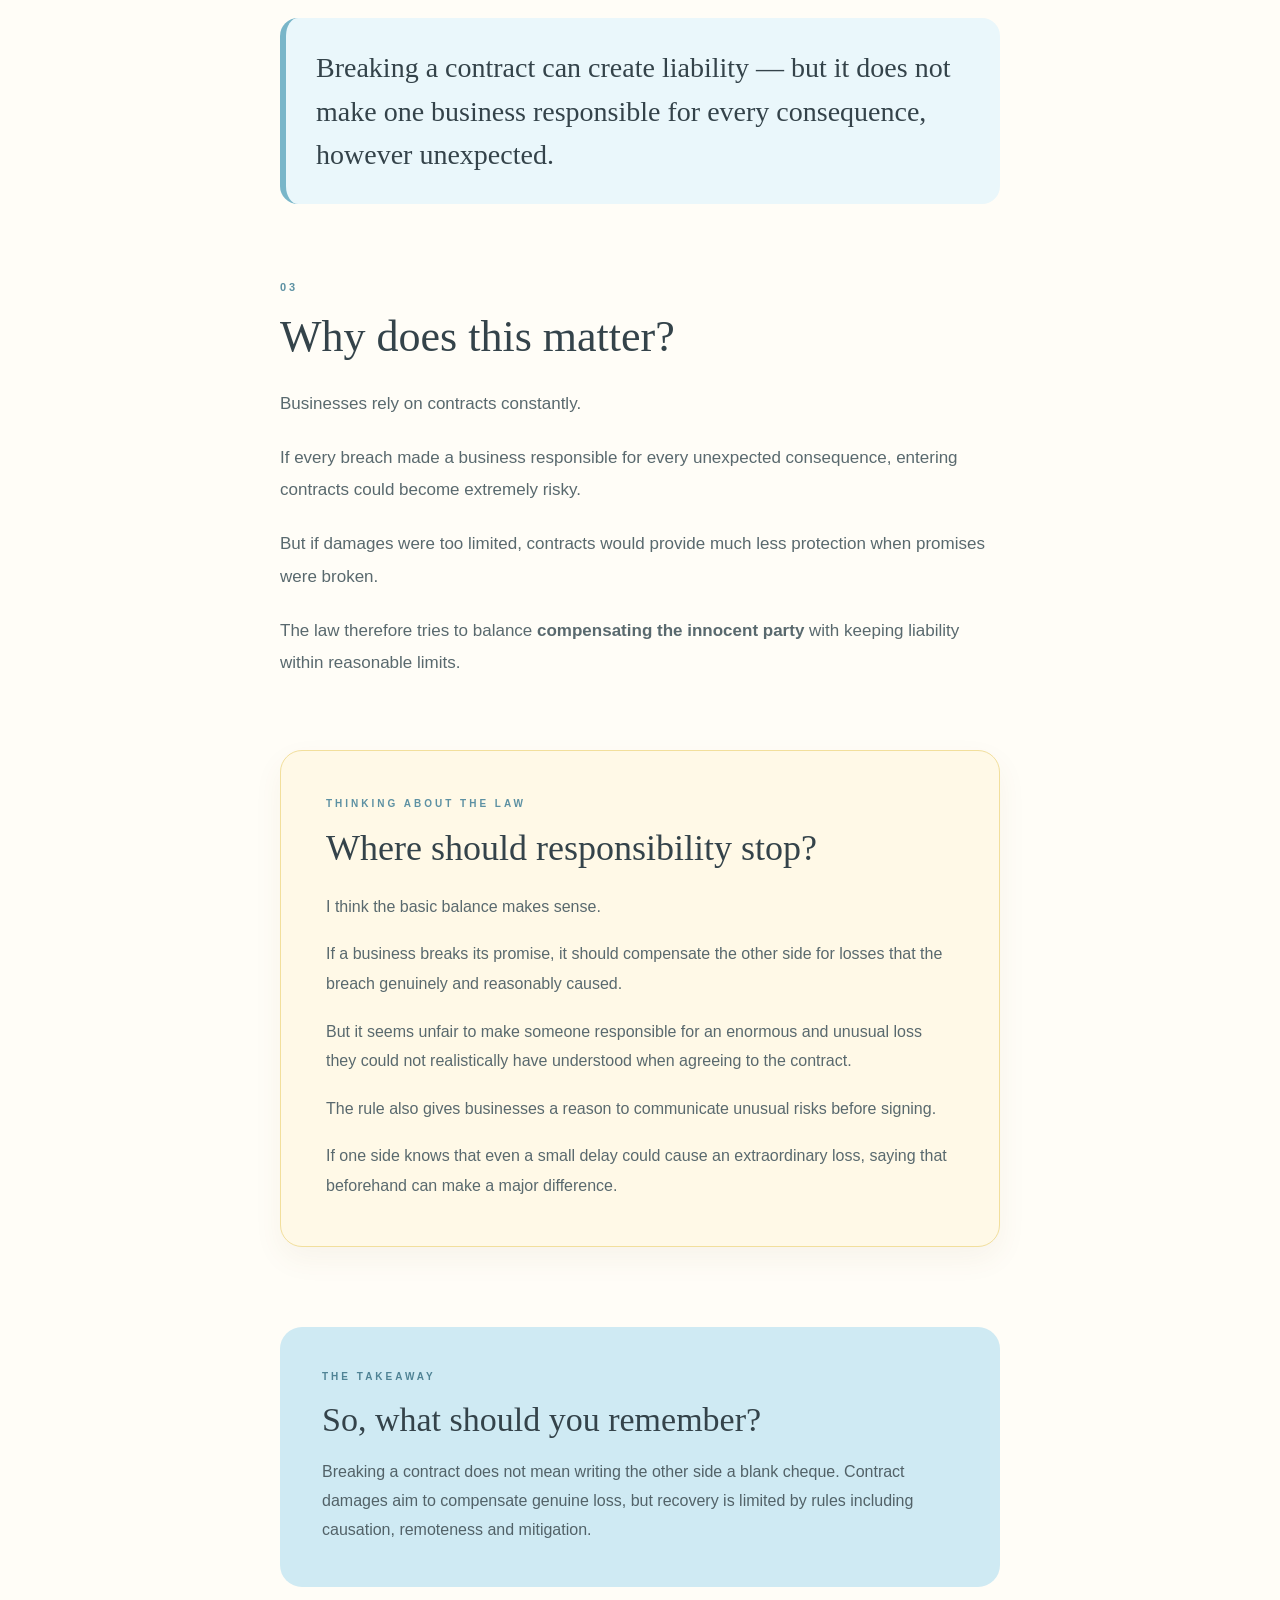
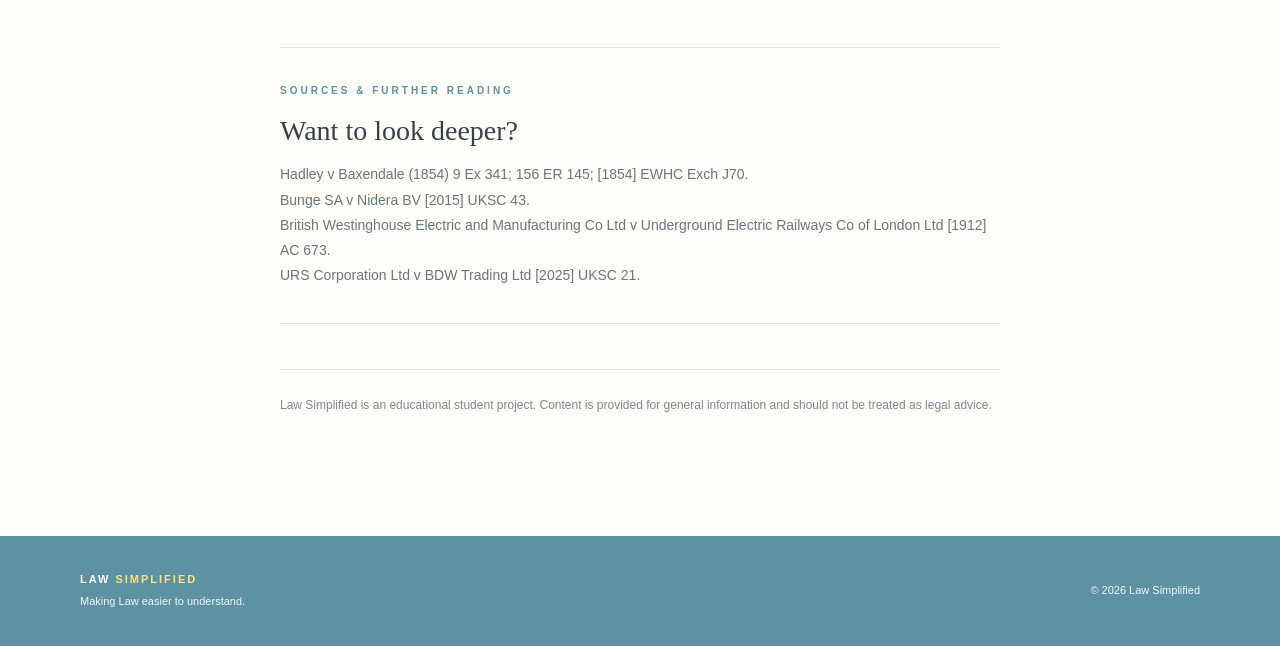
<file: articles/business-breaks-contract.html>
<!DOCTYPE html>
<html lang="en">

<head>
    <meta charset="UTF-8">
    <meta name="viewport" content="width=device-width, initial-scale=1.0">

    <meta
        name="description"
        content="If a business breaches a contract, how much compensation can you recover? Law Simplified explains contractual damages, remoteness and mitigation."
    >

    <title>If a Business Breaks a Contract, How Much Money Should You Get? | Law Simplified</title>

    <link rel="stylesheet" href="../css/style.css">
</head>

<body>

    <!-- ==================== NAVIGATION ==================== -->

    <header class="site-header">

        <nav class="navbar">

            <a href="../index.html" class="logo">
                LAW<span>SIMPLIFIED</span>
            </a>

            <ul class="nav-links">

                <li><a href="../index.html">Home</a></li>
                <li><a href="../index.html#articles">Articles</a></li>
                <li><a href="../index.html#cases">Case Studies</a></li>

                <li>
                    <a href="../index.html#word-of-the-day">
                        Word of the Day
                    </a>
                </li>

                <li><a href="../index.html#about">About Me</a></li>

            </ul>

        </nav>

    </header>


    <!-- ==================== ARTICLE ==================== -->

    <main>

        <section class="article-page-header">

            <div class="article-page-header-content">

                <a
                    href="../index.html#articles"
                    class="article-back-link"
                >
                    ← Back to Articles
                </a>

                <p class="article-page-category">
                    COMMERCIAL LAW • CONTRACT LAW
                </p>

                <h1>
                    If a Business Breaks a Contract, How Much Money Should You Get?
                </h1>

                <p class="article-page-introduction">
                    If a business breaks a deal and you lose money, can you
                    claim every penny you lost? Not necessarily. Contract law
                    puts limits on how much compensation can be recovered.
                </p>

                <div class="article-page-details">

                    <span>Law Simplified</span>
                    <span>•</span>
                    <span>3 min read</span>

                </div>

            </div>

        </section>


        <article class="article-page-body">


            <!-- ==================== OPENING ==================== -->

            <section class="article-content-section">

                <p class="article-opening">
                    Imagine a supplier lets your business down.
                </p>

                <p>
                    You own a café and order a new coffee machine for Monday.
                    The supplier promises to deliver it but does not.
                </p>

                <p>
                    Without the machine, you lose sales.
                </p>

                <p>
                    Can you demand compensation?
                </p>

                <p>
                    Probably for some losses — but not automatically
                    <strong>every loss that follows from the breach</strong>.
                </p>

                <p>
                    That is where contract damages come in.
                </p>

            </section>


            <!-- ==================== SECTION 01 ==================== -->

            <section class="article-content-section">

                <p class="article-section-number">
                    01
                </p>

                <h2>
                    What's the problem?
                </h2>

                <p>
                    When a contract is broken, the innocent party can suffer
                    several different losses.
                </p>

                <p>
                    They might lose profits, have to pay more for a replacement
                    supplier or face other unexpected costs.
                </p>

                <p>
                    But how far should responsibility go?
                </p>

                <p>
                    Imagine the delayed coffee machine somehow causes the café
                    to lose a £100,000 business opportunity that the supplier
                    knew nothing about.
                </p>

                <p>
                    Should the supplier automatically have to pay £100,000?
                </p>

                <p>
                    English contract law says there must be limits.
                </p>

            </section>


            <!-- ==================== SIMPLE TERMS ==================== -->

            <aside class="legal-explainer">

                <p class="explainer-label">
                    IN SIMPLE TERMS
                </p>

                <h3>
                    What are damages?
                </h3>

                <p>
                    <strong>Damages</strong> are money awarded to compensate
                    someone for loss caused by a legal wrong.
                </p>

                <p>
                    In contract law, the basic aim is normally to put the
                    innocent party, so far as money can do it, in the position
                    they would have been in if the contract had been properly
                    performed.
                </p>

                <p>
                    They are generally about
                    <strong>compensation, not punishment</strong>.
                </p>

            </aside>


            <!-- ==================== SECTION 02 ==================== -->

            <section class="article-content-section">

                <p class="article-section-number">
                    02
                </p>

                <h2>
                    What does the law say?
                </h2>

                <p>
                    Several limits matter when a court works out contractual
                    damages.
                </p>

                <h2>
                    1. What did you actually lose?
                </h2>

                <p>
                    The claimant needs to show that the breach actually caused
                    loss.
                </p>

                <p>
                    A court is not simply giving someone money because the
                    other business behaved badly.
                </p>

                <h2>
                    2. Was the loss too remote?
                </h2>

                <p>
                    Not every consequence of a breach can be recovered.
                </p>

                <p>
                    The classic rule comes from
                    <strong>Hadley v Baxendale</strong>.
                </p>

                <p>
                    Broadly, contractual damages may cover losses that arise
                    naturally in the ordinary course from the breach, or losses
                    resulting from special circumstances that were sufficiently
                    known to the parties when they made the contract.
                </p>

                <p>
                    If one party faces a highly unusual risk and the other
                    party knows nothing about it, making them responsible for
                    that unexpected loss can be much harder.
                </p>

                <h2>
                    3. Could you have reduced the loss?
                </h2>

                <p>
                    The innocent party also has to act reasonably after the
                    breach.
                </p>

                <p>
                    This is known as <strong>mitigation</strong>.
                </p>

                <p>
                    If sensible steps could have reduced an avoidable loss but
                    the claimant unreasonably failed to take them, they may not
                    recover that avoidable amount.
                </p>

            </section>


            <!-- ==================== HIGHLIGHT ==================== -->

            <blockquote class="article-highlight">

                <p>
                    Breaking a contract can create liability — but it does
                    not make one business responsible for every consequence,
                    however unexpected.
                </p>

            </blockquote>


            <!-- ==================== SECTION 03 ==================== -->

            <section class="article-content-section">

                <p class="article-section-number">
                    03
                </p>

                <h2>
                    Why does this matter?
                </h2>

                <p>
                    Businesses rely on contracts constantly.
                </p>

                <p>
                    If every breach made a business responsible for every
                    unexpected consequence, entering contracts could become
                    extremely risky.
                </p>

                <p>
                    But if damages were too limited, contracts would provide
                    much less protection when promises were broken.
                </p>

                <p>
                    The law therefore tries to balance
                    <strong>compensating the innocent party</strong> with
                    keeping liability within reasonable limits.
                </p>

            </section>


            <!-- ==================== ANALYSIS ==================== -->

            <section class="case-analysis">

                <p class="explainer-label">
                    THINKING ABOUT THE LAW
                </p>

                <h2>
                    Where should responsibility stop?
                </h2>

                <p>
                    I think the basic balance makes sense.
                </p>

                <p>
                    If a business breaks its promise, it should compensate the
                    other side for losses that the breach genuinely and
                    reasonably caused.
                </p>

                <p>
                    But it seems unfair to make someone responsible for an
                    enormous and unusual loss they could not realistically
                    have understood when agreeing to the contract.
                </p>

                <p>
                    The rule also gives businesses a reason to communicate
                    unusual risks before signing.
                </p>

                <p>
                    If one side knows that even a small delay could cause an
                    extraordinary loss, saying that beforehand can make a
                    major difference.
                </p>

            </section>


            <!-- ==================== TAKEAWAY ==================== -->

            <section class="article-takeaway">

                <p class="explainer-label">
                    THE TAKEAWAY
                </p>

                <h2>
                    So, what should you remember?
                </h2>

                <p>
                    Breaking a contract does not mean writing the other side
                    a blank cheque. Contract damages aim to compensate genuine
                    loss, but recovery is limited by rules including causation,
                    remoteness and mitigation.
                </p>

            </section>


            <!-- ==================== SOURCES ==================== -->

            <section class="case-sources">

                <p class="explainer-label">
                    SOURCES & FURTHER READING
                </p>

                <h2>
                    Want to look deeper?
                </h2>

                <p>
                    Hadley v Baxendale
                    (1854) 9 Ex 341; 156 ER 145;
                    [1854] EWHC Exch J70.
                </p>

                <p>
                    Bunge SA v Nidera BV
                    [2015] UKSC 43.
                </p>

                <p>
                    British Westinghouse Electric and Manufacturing Co Ltd
                    v Underground Electric Railways Co of London Ltd
                    [1912] AC 673.
                </p>

                <p>
                    URS Corporation Ltd v BDW Trading Ltd
                    [2025] UKSC 21.
                </p>

            </section>


            <!-- ==================== DISCLAIMER ==================== -->

            <div class="article-disclaimer">

                <p>
                    Law Simplified is an educational student project.
                    Content is provided for general information and should
                    not be treated as legal advice.
                </p>

            </div>

        </article>

    </main>


    <!-- ==================== FOOTER ==================== -->

    <footer class="site-footer">

        <div class="footer-content">

            <div>

                <p class="footer-logo">
                    LAW<span>SIMPLIFIED</span>
                </p>

                <p>
                    Making Law easier to understand.
                </p>

            </div>

            <p>
                © 2026 Law Simplified
            </p>

        </div>

    </footer>

</body>

</html>
</file>
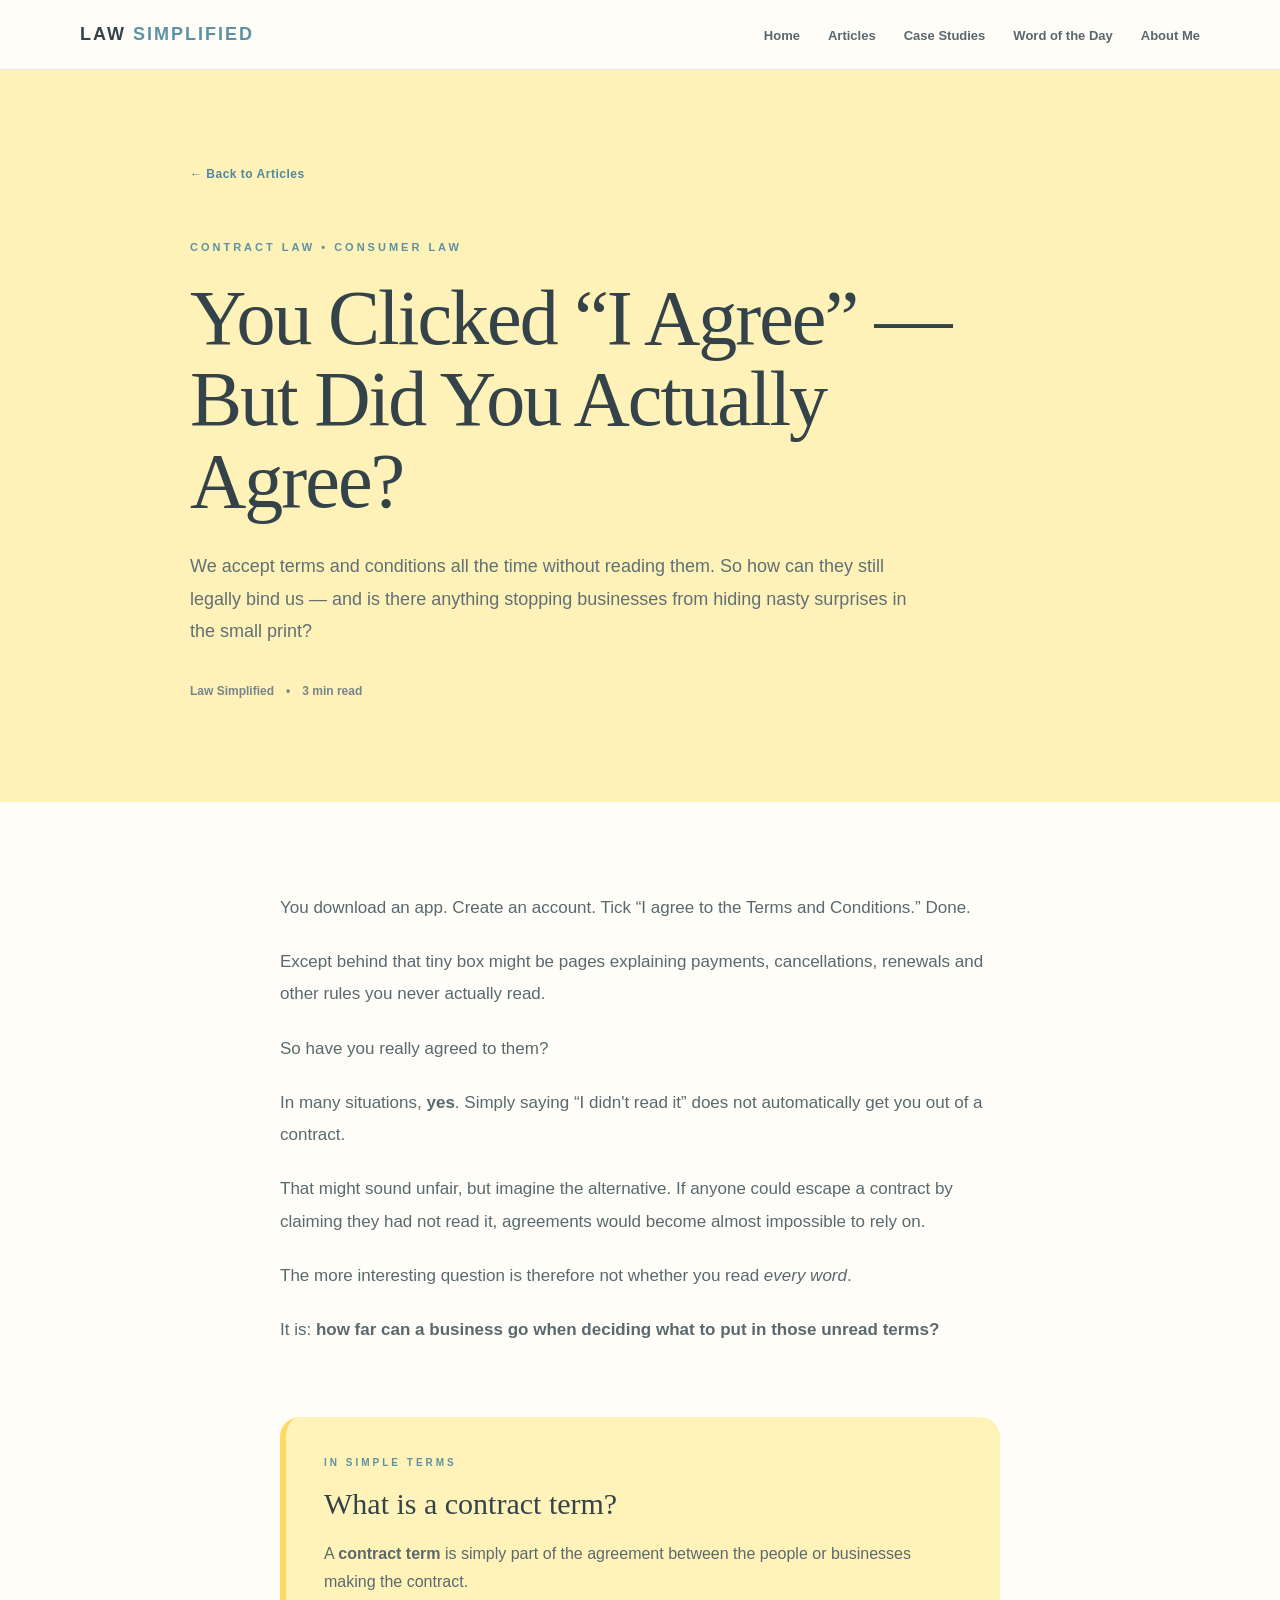
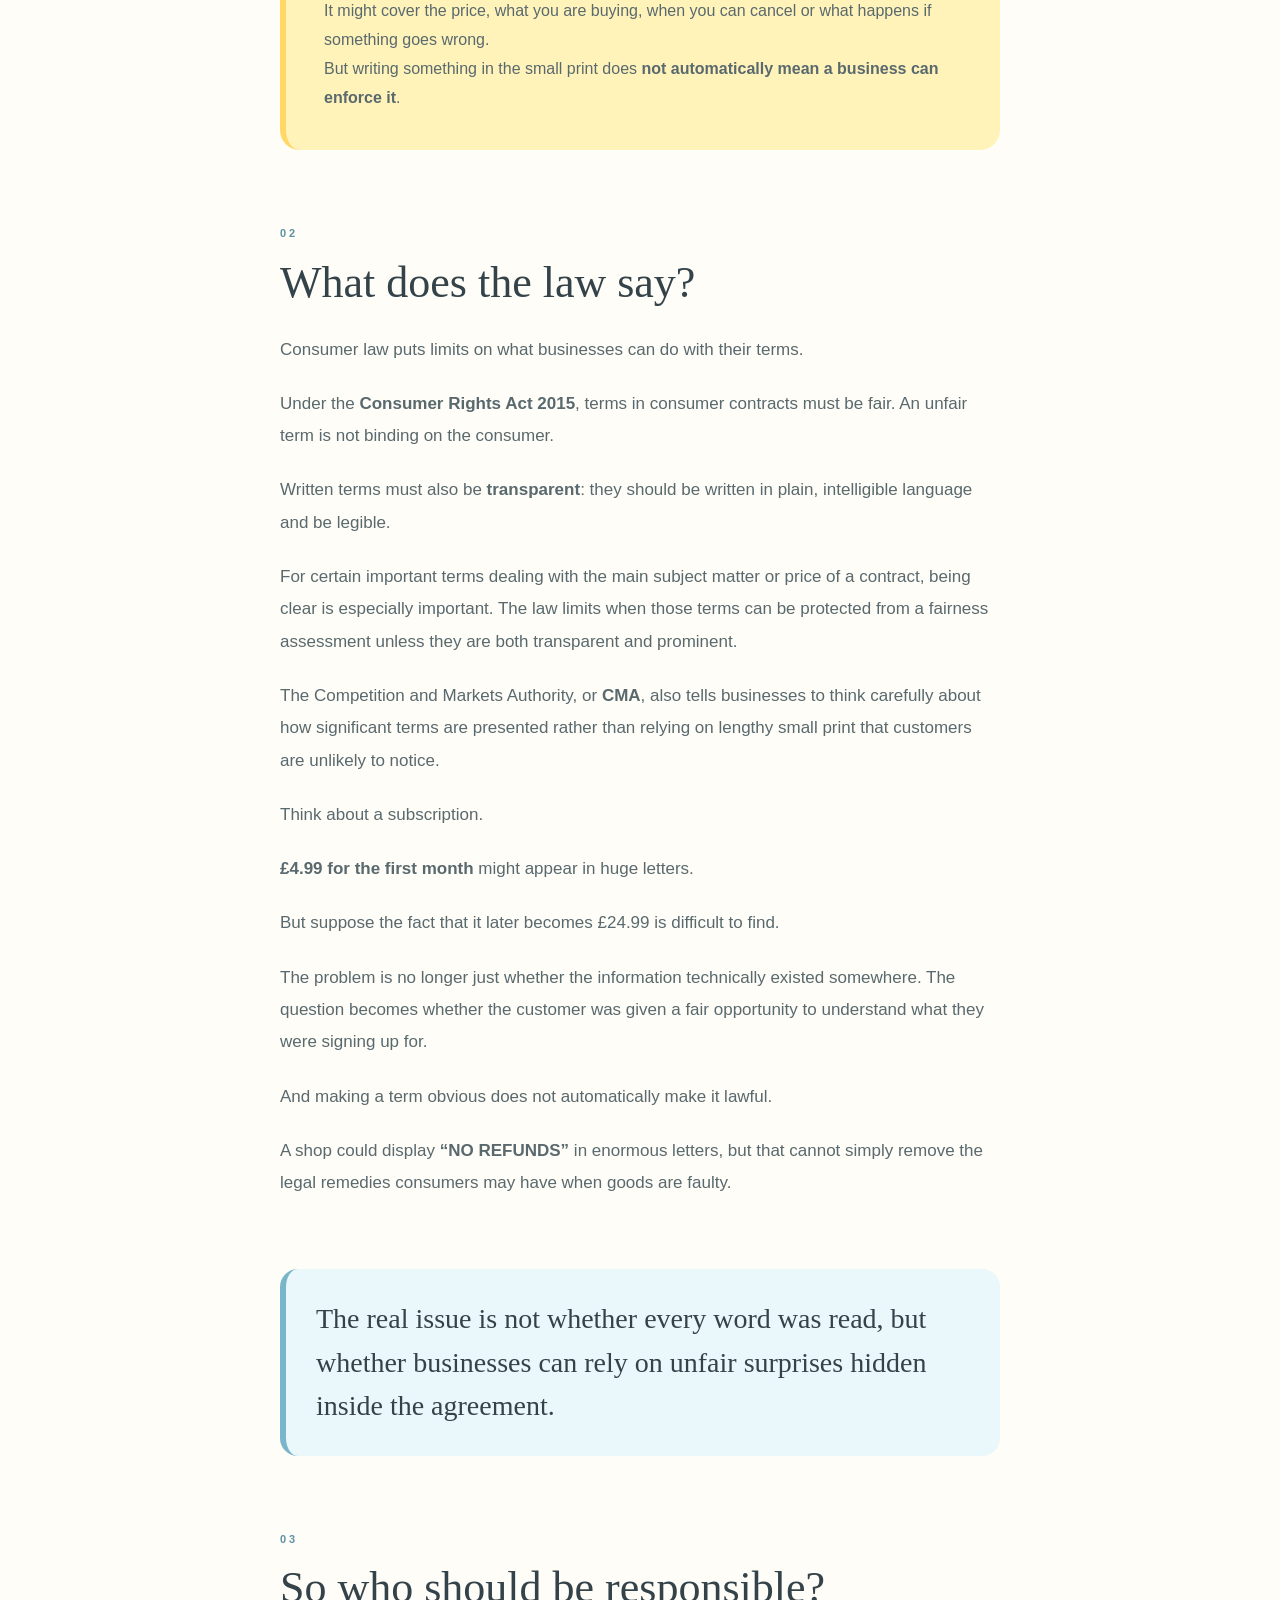
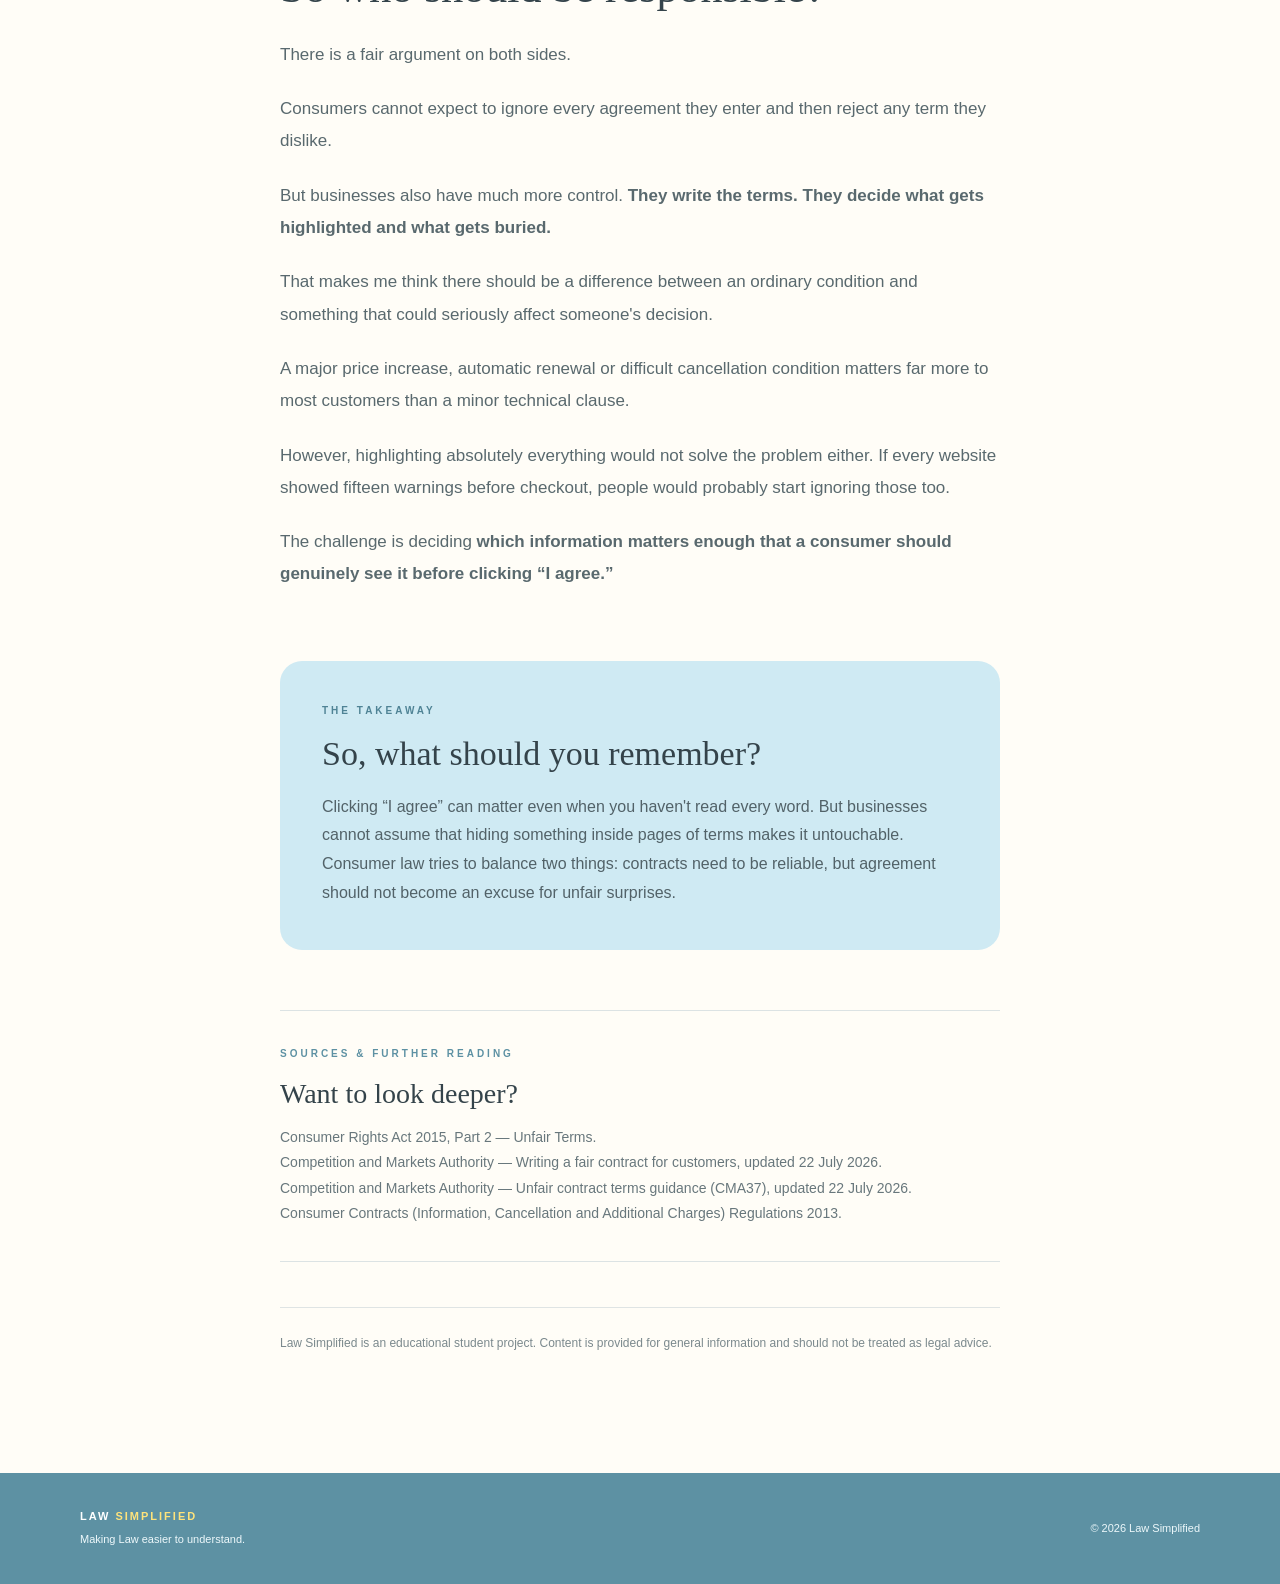
<file: articles/clicked-i-agree.html>
<!DOCTYPE html>
<html lang="en">

<head>
    <meta charset="UTF-8">
    <meta name="viewport" content="width=device-width, initial-scale=1.0">

    <meta name="description"
          content="Why terms and conditions can bind you even when you do not read them, and how consumer law limits unfair small print.">

    <title>You Clicked “I Agree” — But Did You Actually Agree? | Law Simplified</title>

    <link rel="stylesheet" href="../css/style.css">
</head>


<body>

    <!-- ==================== NAVIGATION ==================== -->

    <header class="site-header">

        <nav class="navbar">

            <a href="../index.html" class="logo">
                LAW<span>SIMPLIFIED</span>
            </a>

            <ul class="nav-links">

                <li>
                    <a href="../index.html">Home</a>
                </li>

                <li>
                    <a href="../index.html#articles">Articles</a>
                </li>

                <li>
                    <a href="../index.html#cases">Case Studies</a>
                </li>

                <li>
                    <a href="../index.html#word-of-the-day">
                        Word of the Day
                    </a>
                </li>

                <li>
                    <a href="../index.html#about">About Me</a>
                </li>

            </ul>

        </nav>

    </header>


    <!-- ==================== ARTICLE ==================== -->

    <main>


        <!-- ==================== ARTICLE HEADER ==================== -->

        <section class="article-page-header">

            <div class="article-page-header-content">

                <a href="../index.html#articles"
                   class="article-back-link">
                    ← Back to Articles
                </a>

                <p class="article-page-category">
                    CONTRACT LAW • CONSUMER LAW
                </p>

                <h1>
                    You Clicked “I Agree” — But Did You Actually Agree?
                </h1>

                <p class="article-page-introduction">
                    We accept terms and conditions all the time without
                    reading them. So how can they still legally bind us —
                    and is there anything stopping businesses from hiding
                    nasty surprises in the small print?
                </p>

                <div class="article-page-details">

                    <span>Law Simplified</span>

                    <span>•</span>

                    <span>3 min read</span>

                </div>

            </div>

        </section>


        <!-- ==================== ARTICLE BODY ==================== -->

        <article class="article-page-body">


            <!-- ==================== OPENING ==================== -->

            <section class="article-content-section">

                <p class="article-opening">
                    You download an app. Create an account. Tick
                    “I agree to the Terms and Conditions.” Done.
                </p>

                <p>
                    Except behind that tiny box might be pages explaining
                    payments, cancellations, renewals and other rules you
                    never actually read.
                </p>

                <p>
                    So have you really agreed to them?
                </p>

                <p>
                    In many situations, <strong>yes</strong>. Simply saying
                    “I didn't read it” does not automatically get you out of
                    a contract.
                </p>

                <p>
                    That might sound unfair, but imagine the alternative.
                    If anyone could escape a contract by claiming they had
                    not read it, agreements would become almost impossible
                    to rely on.
                </p>

                <p>
                    The more interesting question is therefore not whether
                    you read <em>every word</em>.
                </p>

                <p>
                    It is: <strong>how far can a business go when deciding
                    what to put in those unread terms?</strong>
                </p>

            </section>


            <!-- ==================== SIMPLE TERMS ==================== -->

            <aside class="legal-explainer">

                <p class="explainer-label">
                    IN SIMPLE TERMS
                </p>

                <h3>
                    What is a contract term?
                </h3>

                <p>
                    A <strong>contract term</strong> is simply part of the
                    agreement between the people or businesses making the
                    contract.
                </p>

                <p>
                    It might cover the price, what you are buying, when you
                    can cancel or what happens if something goes wrong.
                </p>

                <p>
                    But writing something in the small print does
                    <strong>not automatically mean a business can enforce
                    it</strong>.
                </p>

            </aside>


            <!-- ==================== SECTION 02 ==================== -->

            <section class="article-content-section">

                <p class="article-section-number">
                    02
                </p>

                <h2>
                    What does the law say?
                </h2>

                <p>
                    Consumer law puts limits on what businesses can do with
                    their terms.
                </p>

                <p>
                    Under the <strong>Consumer Rights Act 2015</strong>,
                    terms in consumer contracts must be fair. An unfair term
                    is not binding on the consumer.
                </p>

                <p>
                    Written terms must also be <strong>transparent</strong>:
                    they should be written in plain, intelligible language
                    and be legible.
                </p>

                <p>
                    For certain important terms dealing with the main subject
                    matter or price of a contract, being clear is especially
                    important. The law limits when those terms can be protected
                    from a fairness assessment unless they are both transparent
                    and prominent.
                </p>

                <p>
                    The Competition and Markets Authority, or
                    <strong>CMA</strong>, also tells businesses to think
                    carefully about how significant terms are presented rather
                    than relying on lengthy small print that customers are
                    unlikely to notice.
                </p>

                <p>
                    Think about a subscription.
                </p>

                <p>
                    <strong>£4.99 for the first month</strong> might appear
                    in huge letters.
                </p>

                <p>
                    But suppose the fact that it later becomes £24.99 is
                    difficult to find.
                </p>

                <p>
                    The problem is no longer just whether the information
                    technically existed somewhere. The question becomes
                    whether the customer was given a fair opportunity to
                    understand what they were signing up for.
                </p>

                <p>
                    And making a term obvious does not automatically make it
                    lawful.
                </p>

                <p>
                    A shop could display <strong>“NO REFUNDS”</strong> in
                    enormous letters, but that cannot simply remove the legal
                    remedies consumers may have when goods are faulty.
                </p>

            </section>


            <!-- ==================== HIGHLIGHT ==================== -->

            <blockquote class="article-highlight">

                <p>
                    The real issue is not whether every word was read, but
                    whether businesses can rely on unfair surprises hidden
                    inside the agreement.
                </p>

            </blockquote>


            <!-- ==================== SECTION 03 ==================== -->

            <section class="article-content-section">

                <p class="article-section-number">
                    03
                </p>

                <h2>
                    So who should be responsible?
                </h2>

                <p>
                    There is a fair argument on both sides.
                </p>

                <p>
                    Consumers cannot expect to ignore every agreement they
                    enter and then reject any term they dislike.
                </p>

                <p>
                    But businesses also have much more control.
                    <strong>They write the terms. They decide what gets
                    highlighted and what gets buried.</strong>
                </p>

                <p>
                    That makes me think there should be a difference between
                    an ordinary condition and something that could seriously
                    affect someone's decision.
                </p>

                <p>
                    A major price increase, automatic renewal or difficult
                    cancellation condition matters far more to most customers
                    than a minor technical clause.
                </p>

                <p>
                    However, highlighting absolutely everything would not
                    solve the problem either. If every website showed fifteen
                    warnings before checkout, people would probably start
                    ignoring those too.
                </p>

                <p>
                    The challenge is deciding <strong>which information
                    matters enough that a consumer should genuinely see it
                    before clicking “I agree.”</strong>
                </p>

            </section>


            <!-- ==================== TAKEAWAY ==================== -->

            <section class="article-takeaway">

                <p class="explainer-label">
                    THE TAKEAWAY
                </p>

                <h2>
                    So, what should you remember?
                </h2>

                <p>
                    Clicking “I agree” can matter even when you haven't read
                    every word. But businesses cannot assume that hiding
                    something inside pages of terms makes it untouchable.
                    Consumer law tries to balance two things: contracts need
                    to be reliable, but agreement should not become an excuse
                    for unfair surprises.
                </p>

            </section>


            <!-- ==================== SOURCES ==================== -->

            <section class="case-sources">

                <p class="explainer-label">
                    SOURCES & FURTHER READING
                </p>

                <h2>
                    Want to look deeper?
                </h2>

                <p>
                    Consumer Rights Act 2015, Part 2 — Unfair Terms.
                </p>

                <p>
                    Competition and Markets Authority — Writing a fair
                    contract for customers, updated 22 July 2026.
                </p>

                <p>
                    Competition and Markets Authority — Unfair contract
                    terms guidance (CMA37), updated 22 July 2026.
                </p>

                <p>
                    Consumer Contracts (Information, Cancellation and
                    Additional Charges) Regulations 2013.
                </p>

            </section>


            <!-- ==================== DISCLAIMER ==================== -->

            <div class="article-disclaimer">

                <p>
                    Law Simplified is an educational student project.
                    Content is provided for general information and should
                    not be treated as legal advice.
                </p>

            </div>


        </article>

    </main>


    <!-- ==================== FOOTER ==================== -->

    <footer class="site-footer">

        <div class="footer-content">

            <div>

                <p class="footer-logo">
                    LAW<span>SIMPLIFIED</span>
                </p>

                <p>
                    Making Law easier to understand.
                </p>

            </div>

            <p>
                © 2026 Law Simplified
            </p>

        </div>

    </footer>

</body>

</html>
</file>
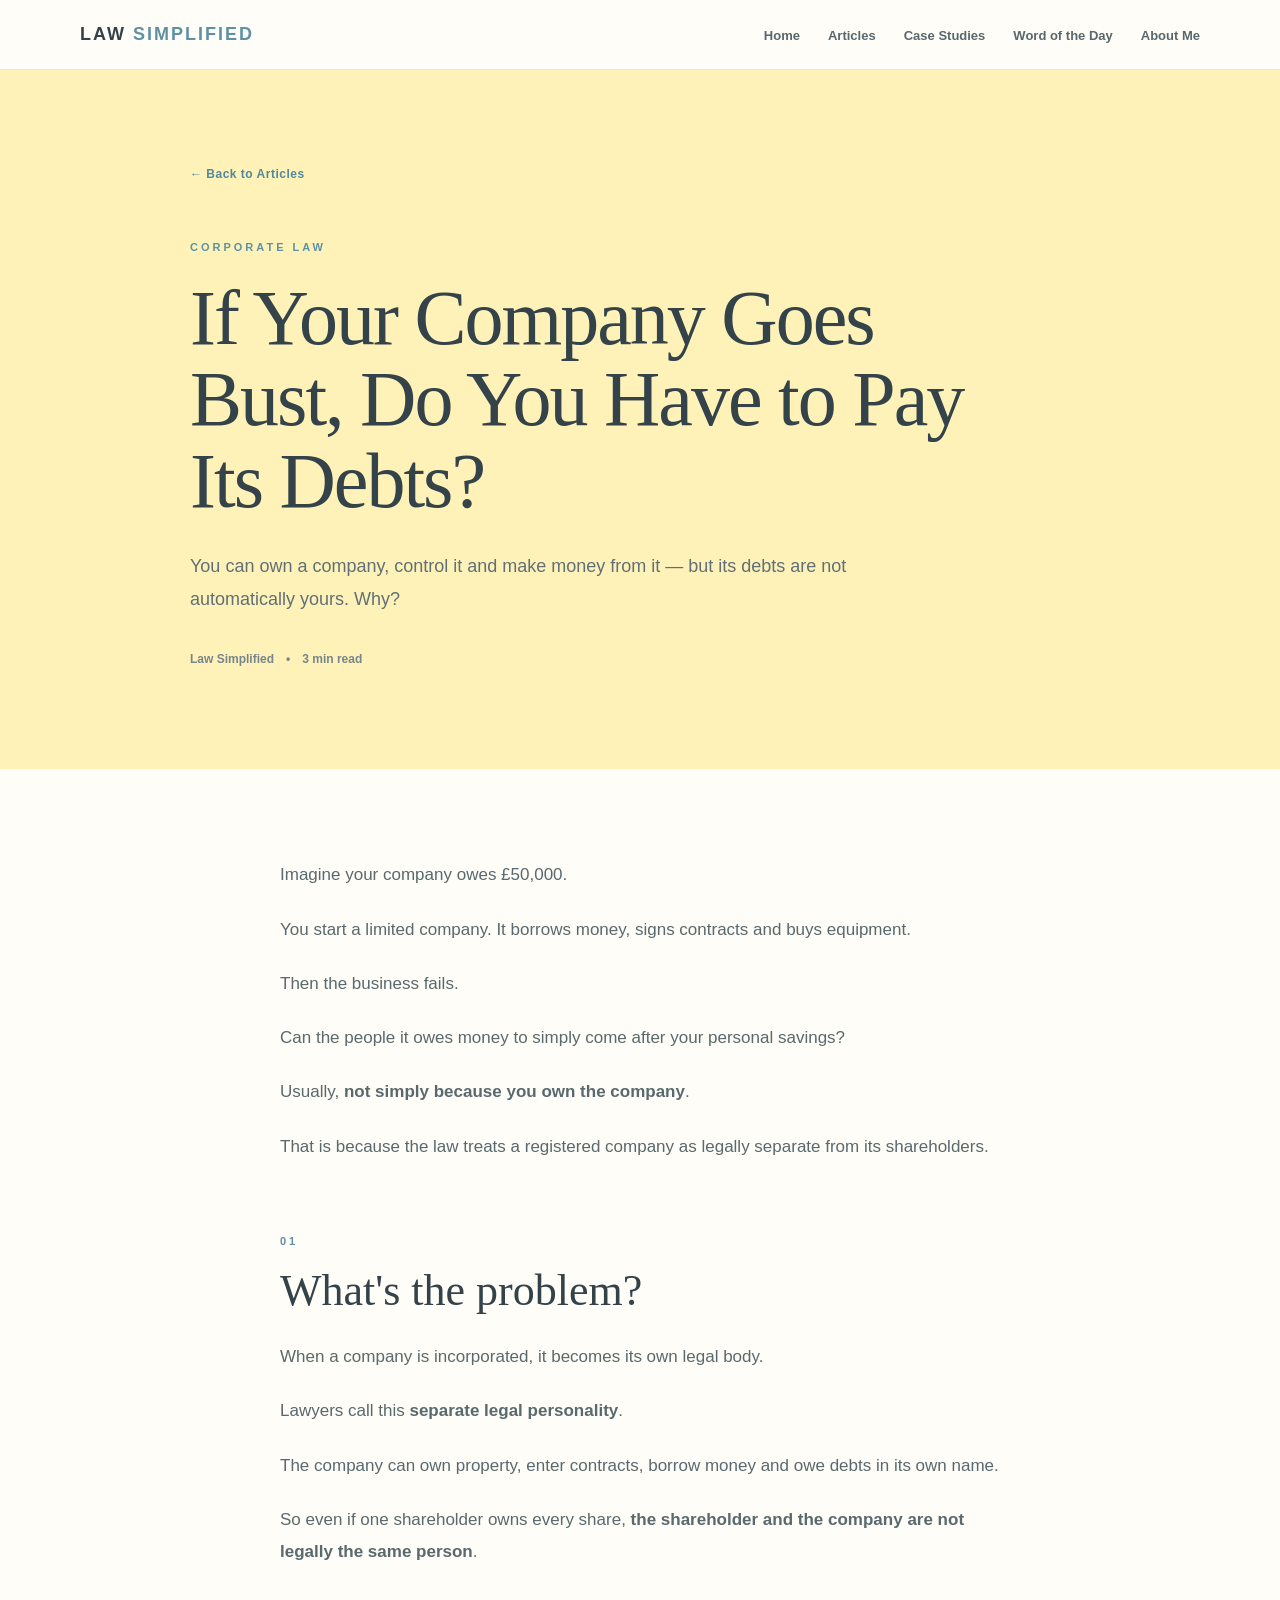
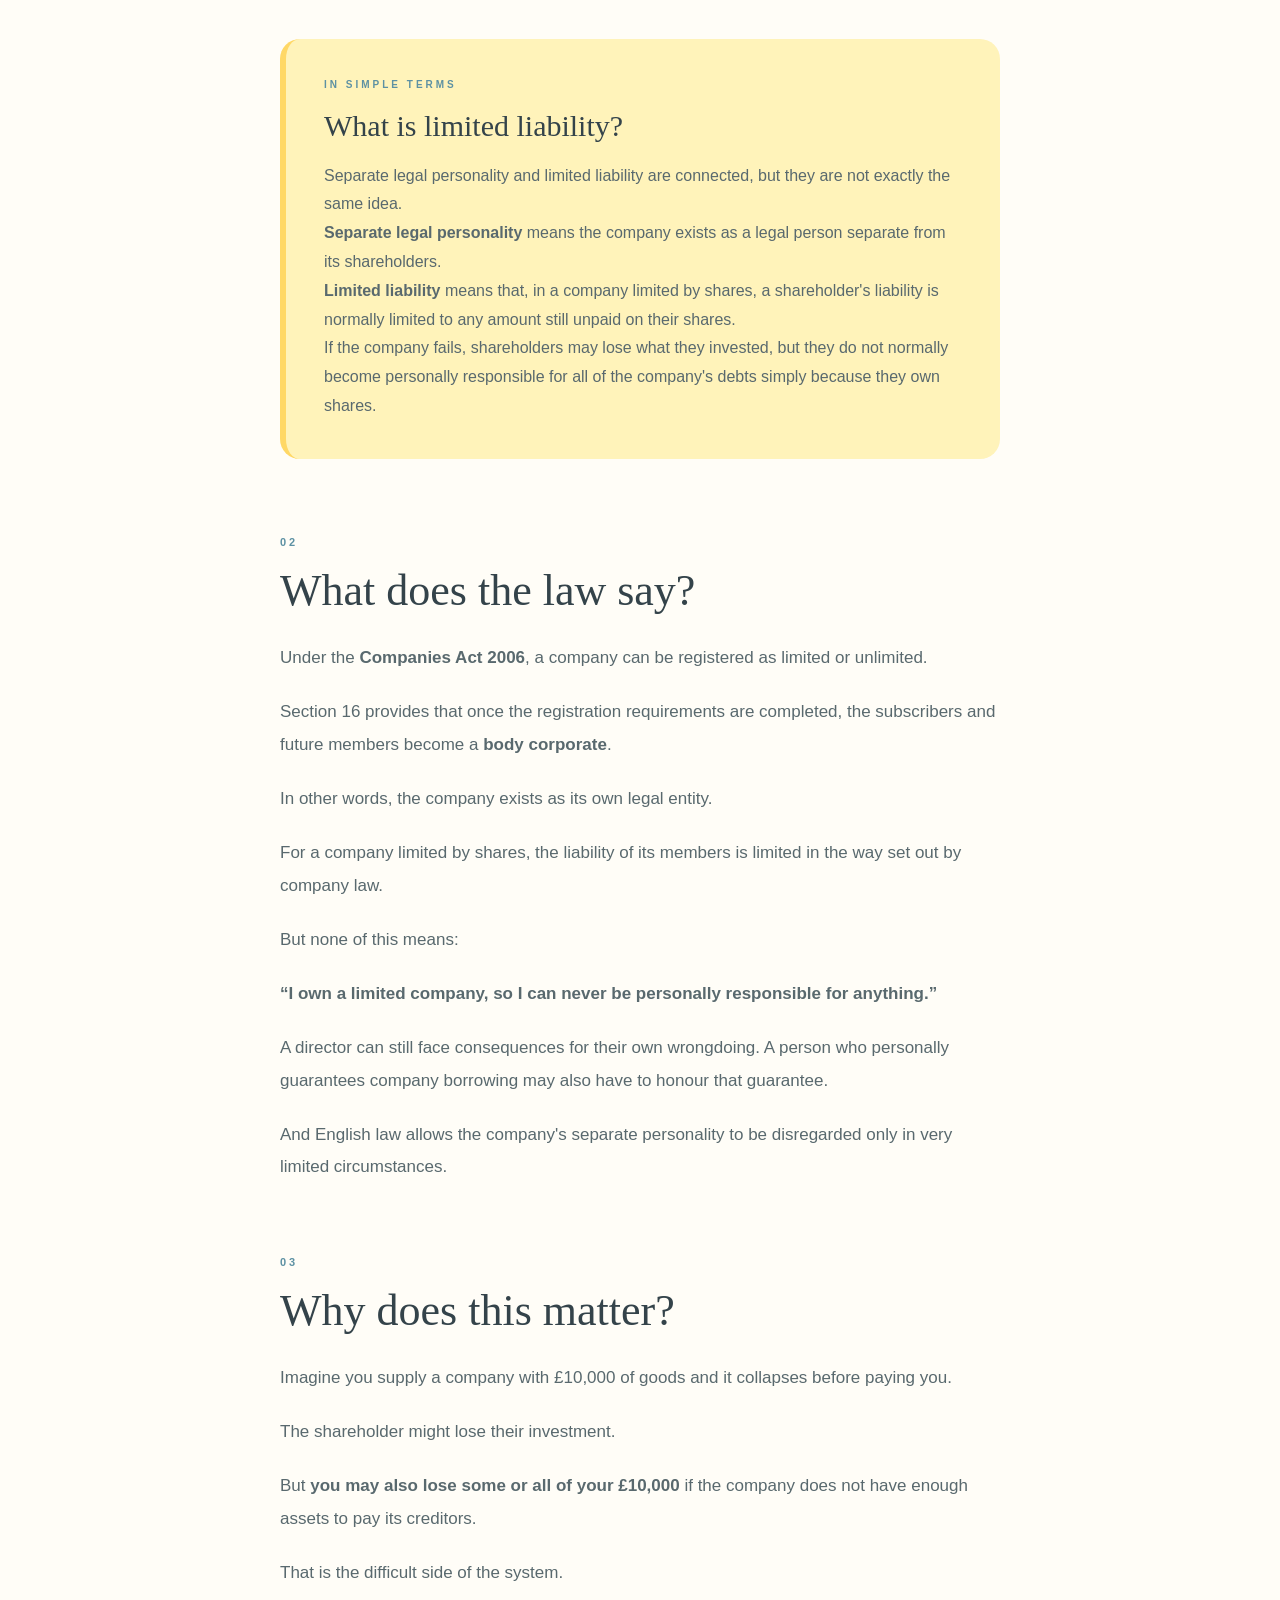
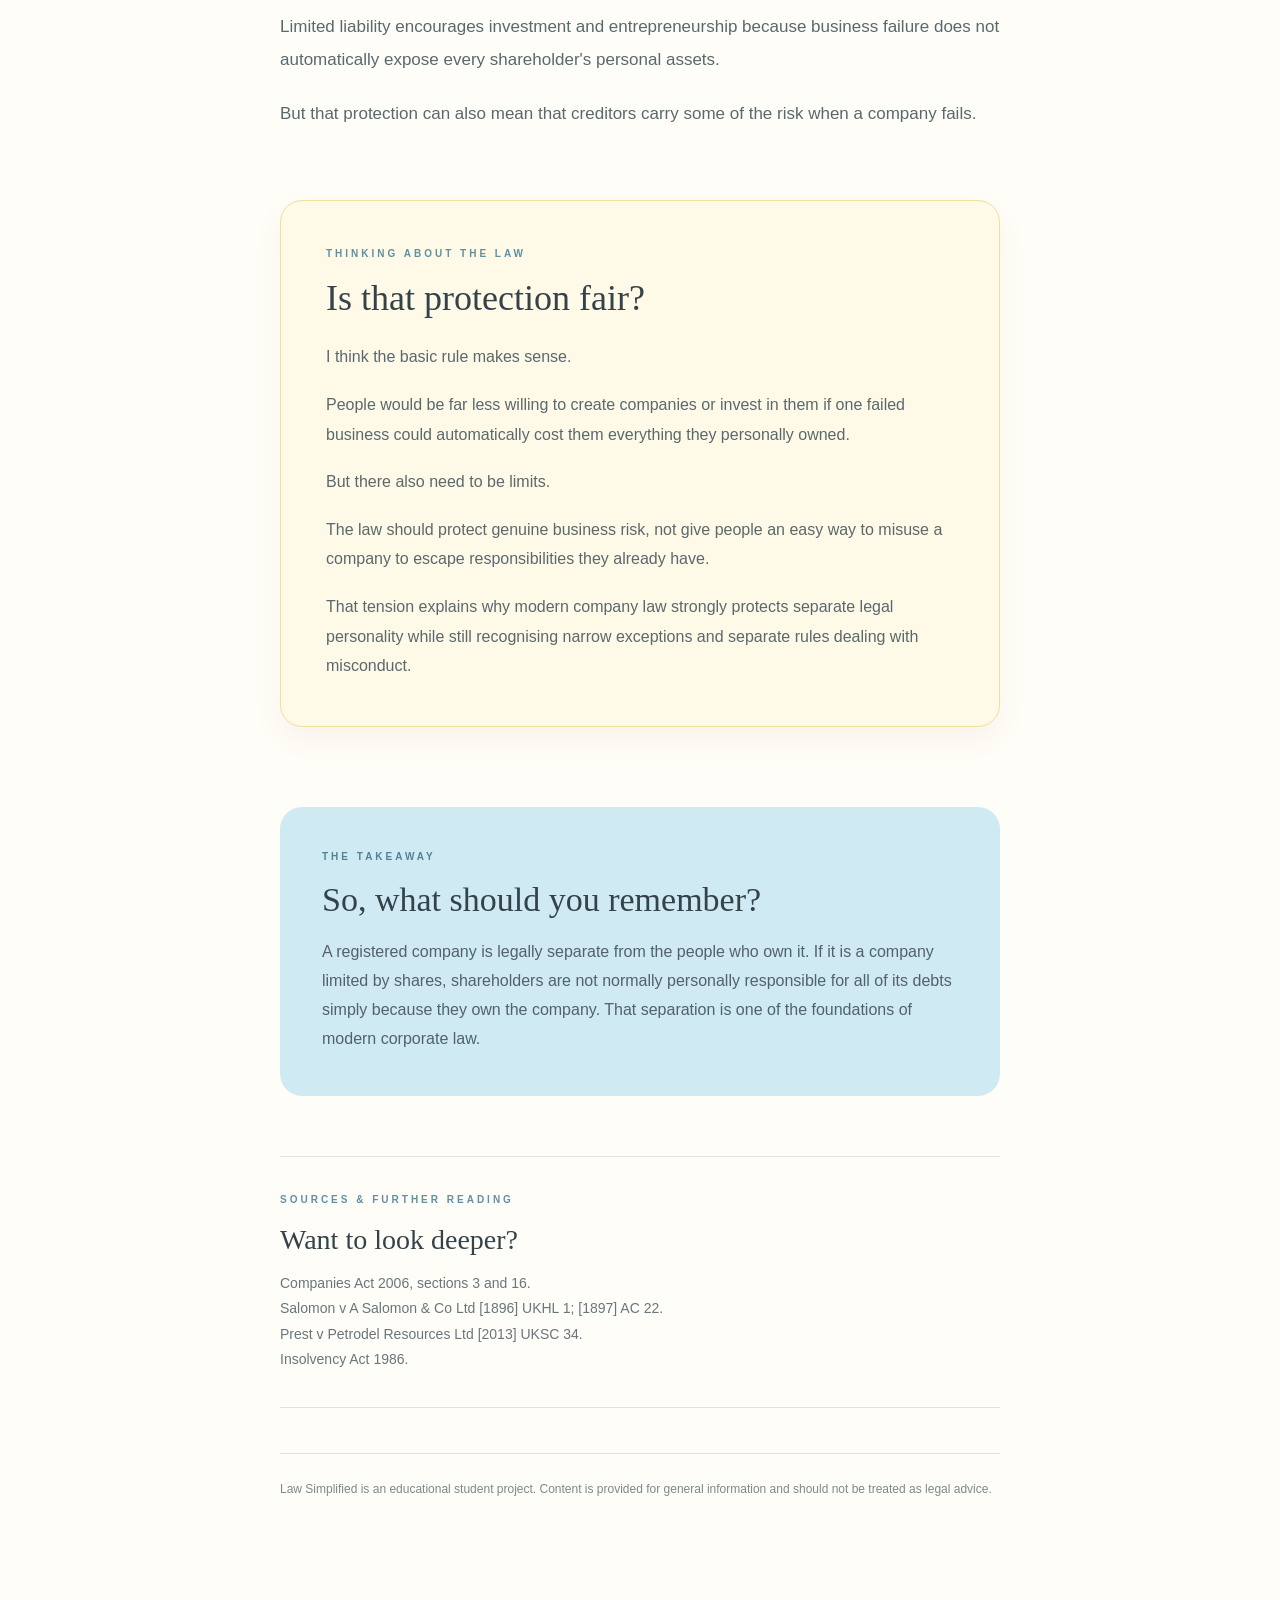
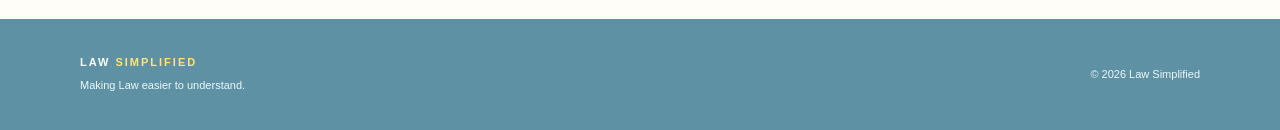
<file: articles/company-debts.html>
<!DOCTYPE html>
<html lang="en">

<head>
    <meta charset="UTF-8">
    <meta name="viewport" content="width=device-width, initial-scale=1.0">

    <meta
        name="description"
        content="If a limited company fails, do its shareholders have to pay its debts? Law Simplified explains separate legal personality and limited liability."
    >

    <title>If Your Company Goes Bust, Do You Have to Pay Its Debts? | Law Simplified</title>

    <link rel="stylesheet" href="../css/style.css">
</head>

<body>

    <!-- ==================== NAVIGATION ==================== -->

    <header class="site-header">

        <nav class="navbar">

            <a href="../index.html" class="logo">
                LAW<span>SIMPLIFIED</span>
            </a>

            <ul class="nav-links">

                <li><a href="../index.html">Home</a></li>
                <li><a href="../index.html#articles">Articles</a></li>
                <li><a href="../index.html#cases">Case Studies</a></li>

                <li>
                    <a href="../index.html#word-of-the-day">
                        Word of the Day
                    </a>
                </li>

                <li><a href="../index.html#about">About Me</a></li>

            </ul>

        </nav>

    </header>


    <!-- ==================== ARTICLE ==================== -->

    <main>

        <section class="article-page-header">

            <div class="article-page-header-content">

                <a
                    href="../index.html#articles"
                    class="article-back-link"
                >
                    ← Back to Articles
                </a>

                <p class="article-page-category">
                    CORPORATE LAW
                </p>

                <h1>
                    If Your Company Goes Bust, Do You Have to Pay Its Debts?
                </h1>

                <p class="article-page-introduction">
                    You can own a company, control it and make money from it —
                    but its debts are not automatically yours. Why?
                </p>

                <div class="article-page-details">

                    <span>Law Simplified</span>
                    <span>•</span>
                    <span>3 min read</span>

                </div>

            </div>

        </section>


        <article class="article-page-body">


            <!-- ==================== OPENING ==================== -->

            <section class="article-content-section">

                <p class="article-opening">
                    Imagine your company owes £50,000.
                </p>

                <p>
                    You start a limited company. It borrows money,
                    signs contracts and buys equipment.
                </p>

                <p>
                    Then the business fails.
                </p>

                <p>
                    Can the people it owes money to simply come after
                    your personal savings?
                </p>

                <p>
                    Usually, <strong>not simply because you own the company</strong>.
                </p>

                <p>
                    That is because the law treats a registered company as
                    legally separate from its shareholders.
                </p>

            </section>


            <!-- ==================== SECTION 01 ==================== -->

            <section class="article-content-section">

                <p class="article-section-number">
                    01
                </p>

                <h2>
                    What's the problem?
                </h2>

                <p>
                    When a company is incorporated, it becomes its own
                    legal body.
                </p>

                <p>
                    Lawyers call this
                    <strong>separate legal personality</strong>.
                </p>

                <p>
                    The company can own property, enter contracts,
                    borrow money and owe debts in its own name.
                </p>

                <p>
                    So even if one shareholder owns every share,
                    <strong>the shareholder and the company are not
                    legally the same person</strong>.
                </p>

            </section>


            <!-- ==================== SIMPLE TERMS ==================== -->

            <aside class="legal-explainer">

                <p class="explainer-label">
                    IN SIMPLE TERMS
                </p>

                <h3>
                    What is limited liability?
                </h3>

                <p>
                    Separate legal personality and limited liability are
                    connected, but they are not exactly the same idea.
                </p>

                <p>
                    <strong>Separate legal personality</strong> means the
                    company exists as a legal person separate from its
                    shareholders.
                </p>

                <p>
                    <strong>Limited liability</strong> means that, in a
                    company limited by shares, a shareholder's liability
                    is normally limited to any amount still unpaid on
                    their shares.
                </p>

                <p>
                    If the company fails, shareholders may lose what they
                    invested, but they do not normally become personally
                    responsible for all of the company's debts simply
                    because they own shares.
                </p>

            </aside>


            <!-- ==================== SECTION 02 ==================== -->

            <section class="article-content-section">

                <p class="article-section-number">
                    02
                </p>

                <h2>
                    What does the law say?
                </h2>

                <p>
                    Under the <strong>Companies Act 2006</strong>, a company
                    can be registered as limited or unlimited.
                </p>

                <p>
                    Section 16 provides that once the registration
                    requirements are completed, the subscribers and future
                    members become a <strong>body corporate</strong>.
                </p>

                <p>
                    In other words, the company exists as its own legal entity.
                </p>

                <p>
                    For a company limited by shares, the liability of its
                    members is limited in the way set out by company law.
                </p>

                <p>
                    But none of this means:
                </p>

                <p>
                    <strong>“I own a limited company, so I can never be
                    personally responsible for anything.”</strong>
                </p>

                <p>
                    A director can still face consequences for their own
                    wrongdoing. A person who personally guarantees company
                    borrowing may also have to honour that guarantee.
                </p>

                <p>
                    And English law allows the company's separate personality
                    to be disregarded only in very limited circumstances.
                </p>

            </section>


            <!-- ==================== SECTION 03 ==================== -->

            <section class="article-content-section">

                <p class="article-section-number">
                    03
                </p>

                <h2>
                    Why does this matter?
                </h2>

                <p>
                    Imagine you supply a company with £10,000 of goods
                    and it collapses before paying you.
                </p>

                <p>
                    The shareholder might lose their investment.
                </p>

                <p>
                    But <strong>you may also lose some or all of your
                    £10,000</strong> if the company does not have enough
                    assets to pay its creditors.
                </p>

                <p>
                    That is the difficult side of the system.
                </p>

                <p>
                    Limited liability encourages investment and
                    entrepreneurship because business failure does not
                    automatically expose every shareholder's personal
                    assets.
                </p>

                <p>
                    But that protection can also mean that creditors carry
                    some of the risk when a company fails.
                </p>

            </section>


            <!-- ==================== ANALYSIS ==================== -->

            <section class="case-analysis">

                <p class="explainer-label">
                    THINKING ABOUT THE LAW
                </p>

                <h2>
                    Is that protection fair?
                </h2>

                <p>
                    I think the basic rule makes sense.
                </p>

                <p>
                    People would be far less willing to create companies
                    or invest in them if one failed business could
                    automatically cost them everything they personally owned.
                </p>

                <p>
                    But there also need to be limits.
                </p>

                <p>
                    The law should protect genuine business risk, not give
                    people an easy way to misuse a company to escape
                    responsibilities they already have.
                </p>

                <p>
                    That tension explains why modern company law strongly
                    protects separate legal personality while still
                    recognising narrow exceptions and separate rules dealing
                    with misconduct.
                </p>

            </section>


            <!-- ==================== TAKEAWAY ==================== -->

            <section class="article-takeaway">

                <p class="explainer-label">
                    THE TAKEAWAY
                </p>

                <h2>
                    So, what should you remember?
                </h2>

                <p>
                    A registered company is legally separate from the people
                    who own it. If it is a company limited by shares,
                    shareholders are not normally personally responsible for
                    all of its debts simply because they own the company.
                    That separation is one of the foundations of modern
                    corporate law.
                </p>

            </section>


            <!-- ==================== SOURCES ==================== -->

            <section class="case-sources">

                <p class="explainer-label">
                    SOURCES & FURTHER READING
                </p>

                <h2>
                    Want to look deeper?
                </h2>

                <p>
                    Companies Act 2006, sections 3 and 16.
                </p>

                <p>
                    Salomon v A Salomon & Co Ltd
                    [1896] UKHL 1; [1897] AC 22.
                </p>

                <p>
                    Prest v Petrodel Resources Ltd
                    [2013] UKSC 34.
                </p>

                <p>
                    Insolvency Act 1986.
                </p>

            </section>


            <div class="article-disclaimer">

                <p>
                    Law Simplified is an educational student project.
                    Content is provided for general information and should
                    not be treated as legal advice.
                </p>

            </div>

        </article>

    </main>


    <!-- ==================== FOOTER ==================== -->

    <footer class="site-footer">

        <div class="footer-content">

            <div>

                <p class="footer-logo">
                    LAW<span>SIMPLIFIED</span>
                </p>

                <p>
                    Making Law easier to understand.
                </p>

            </div>

            <p>
                © 2026 Law Simplified
            </p>

        </div>

    </footer>

</body>

</html>
</file>
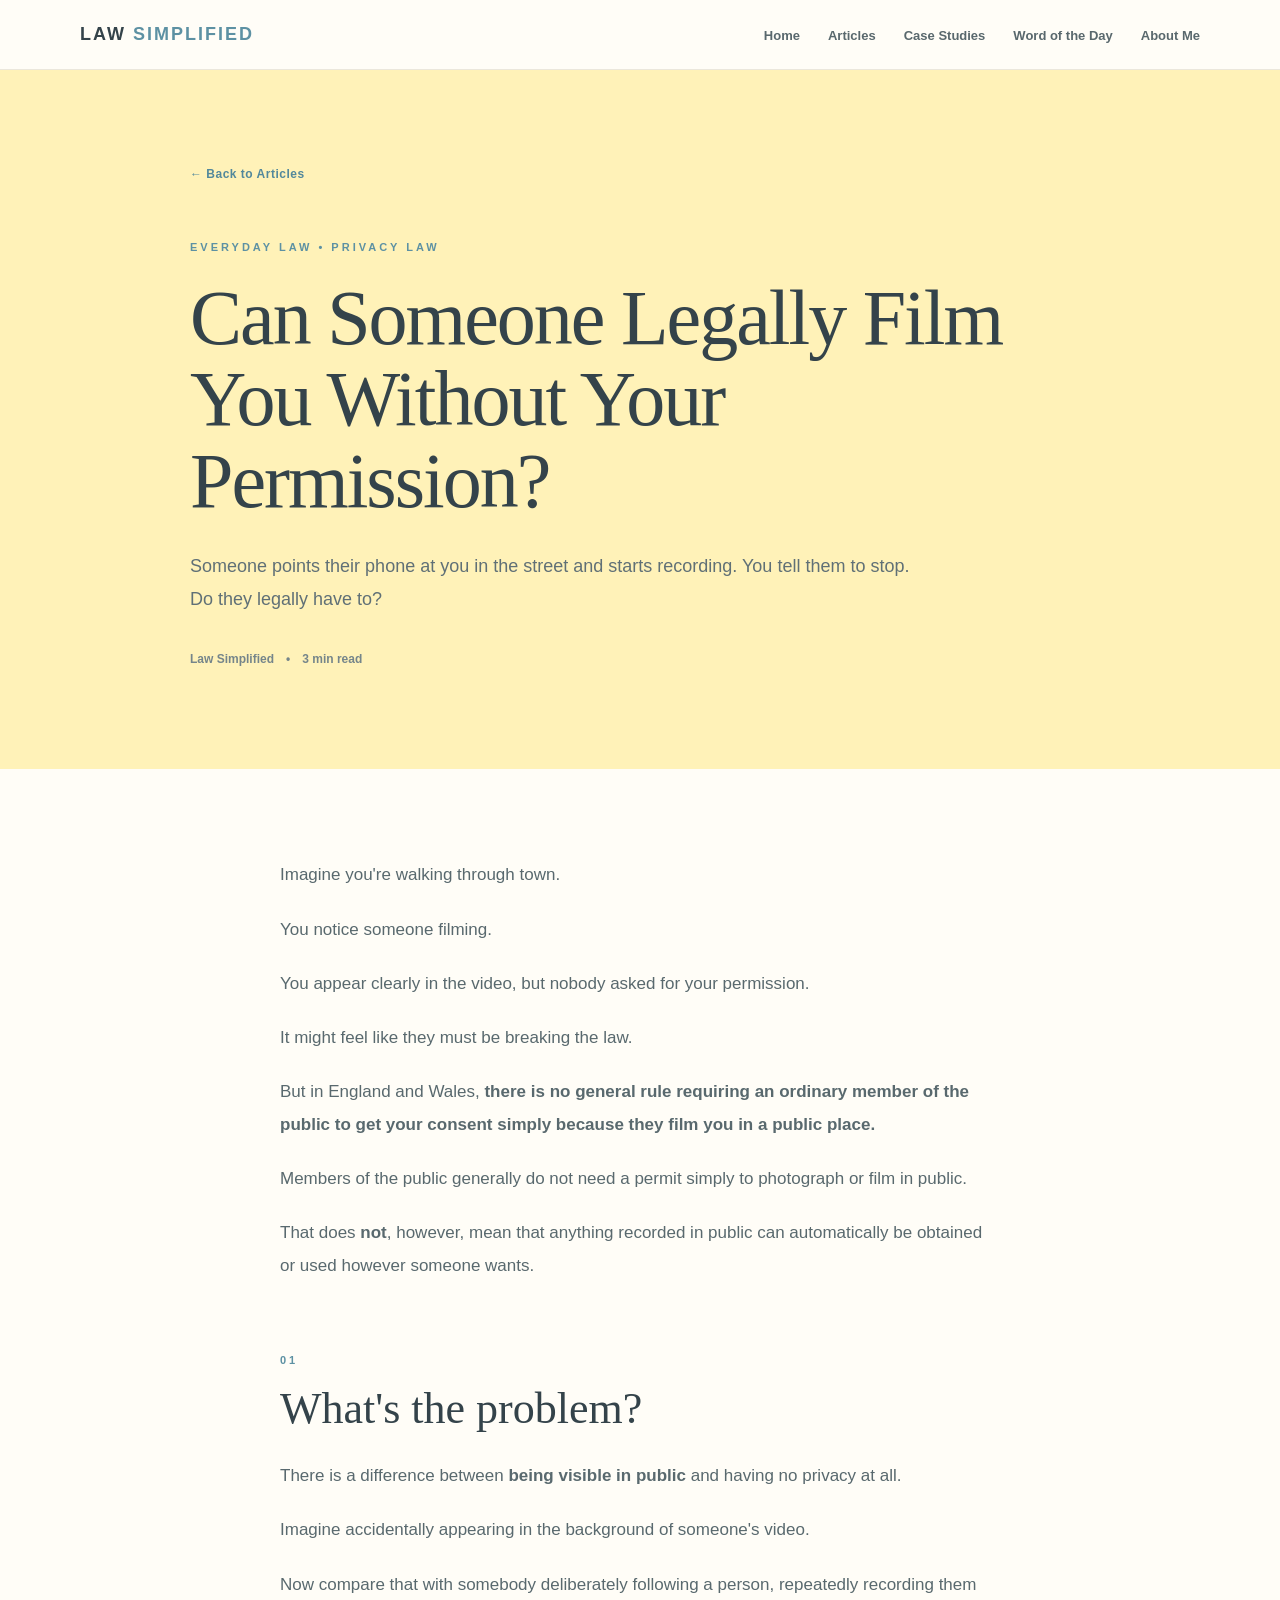
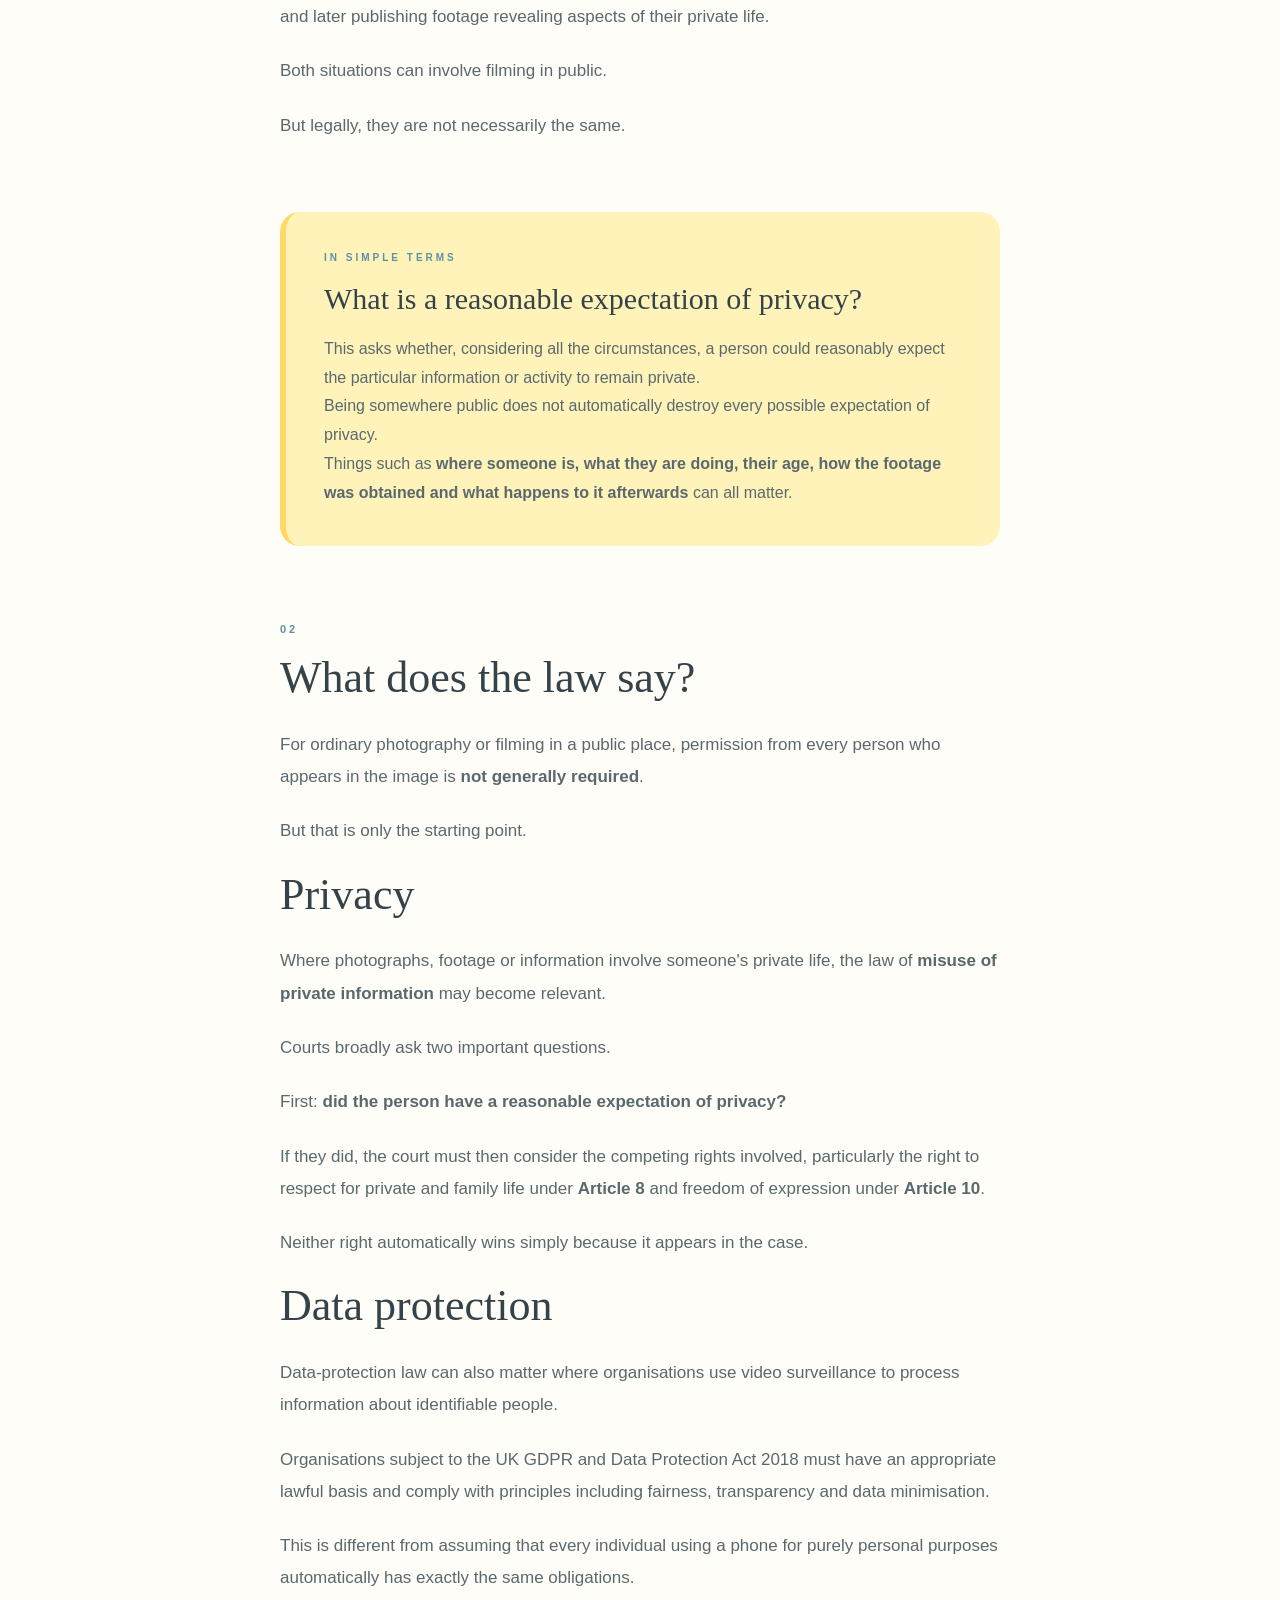
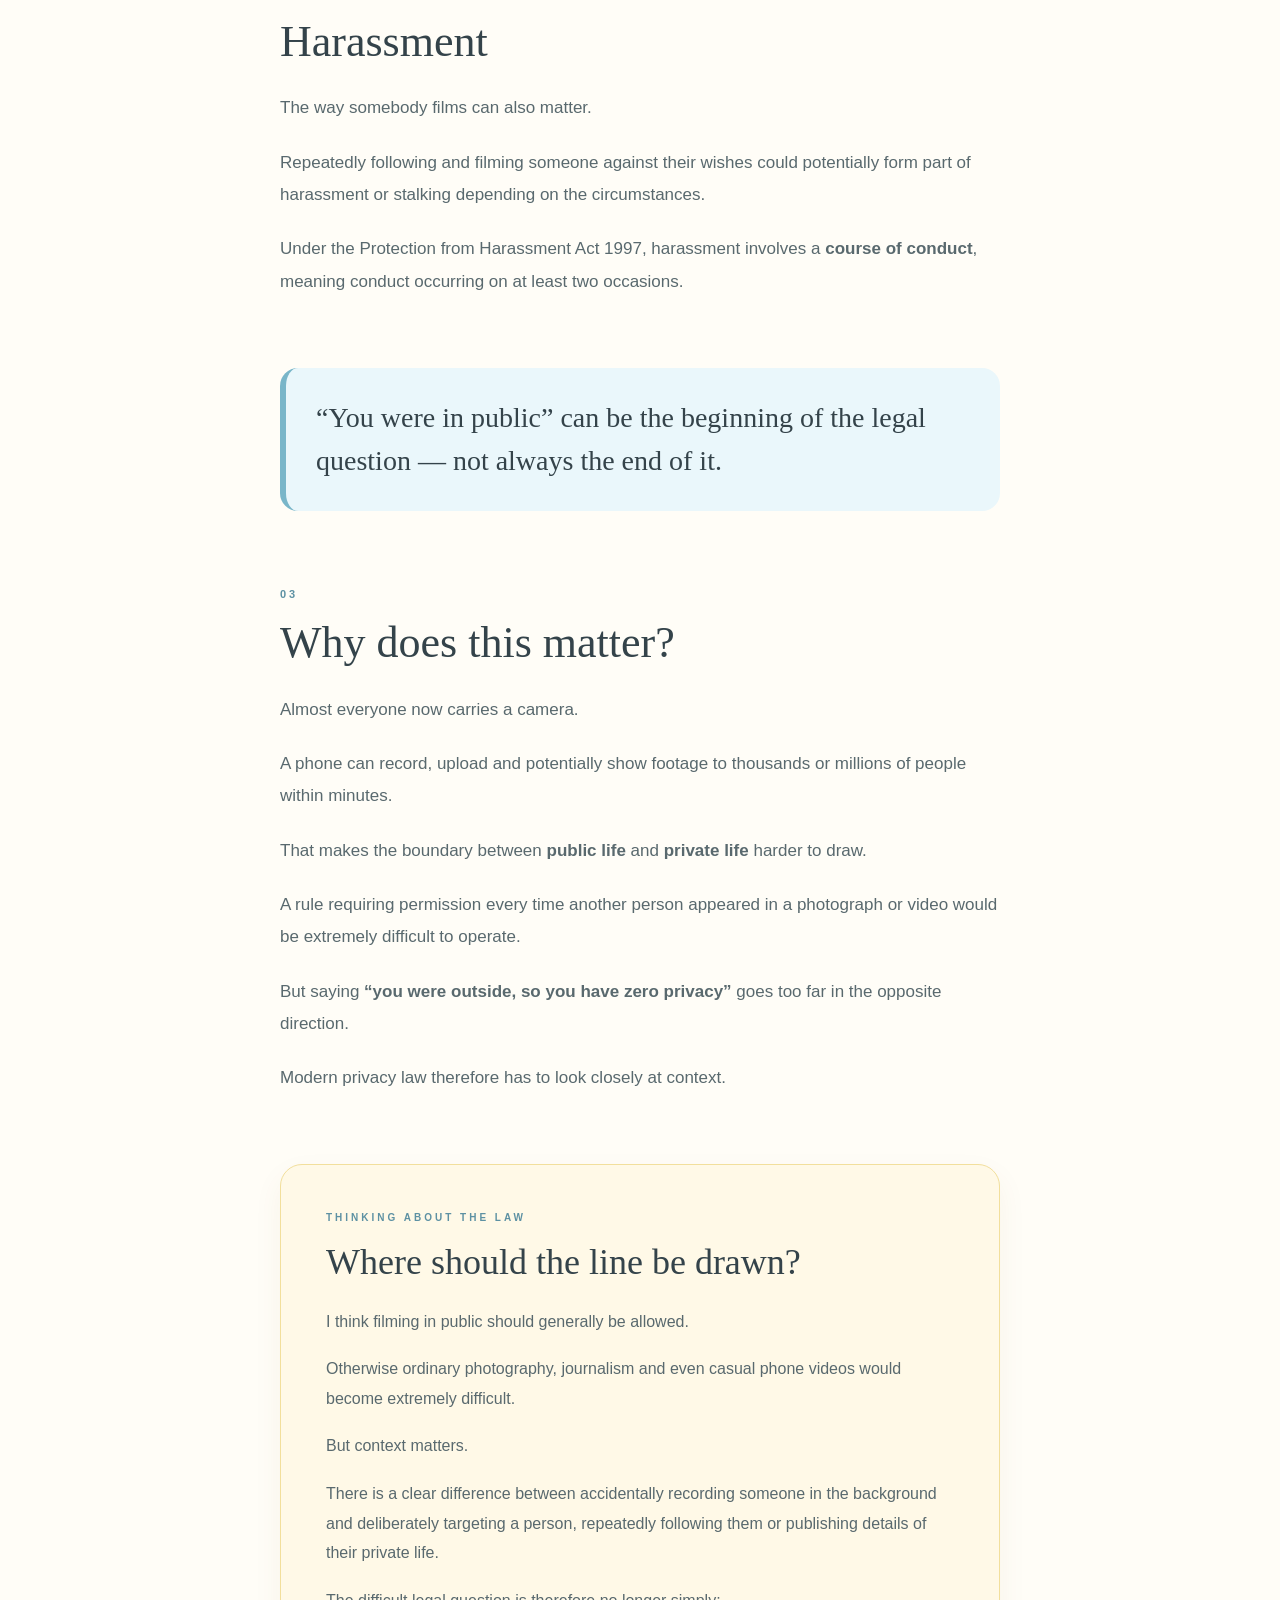
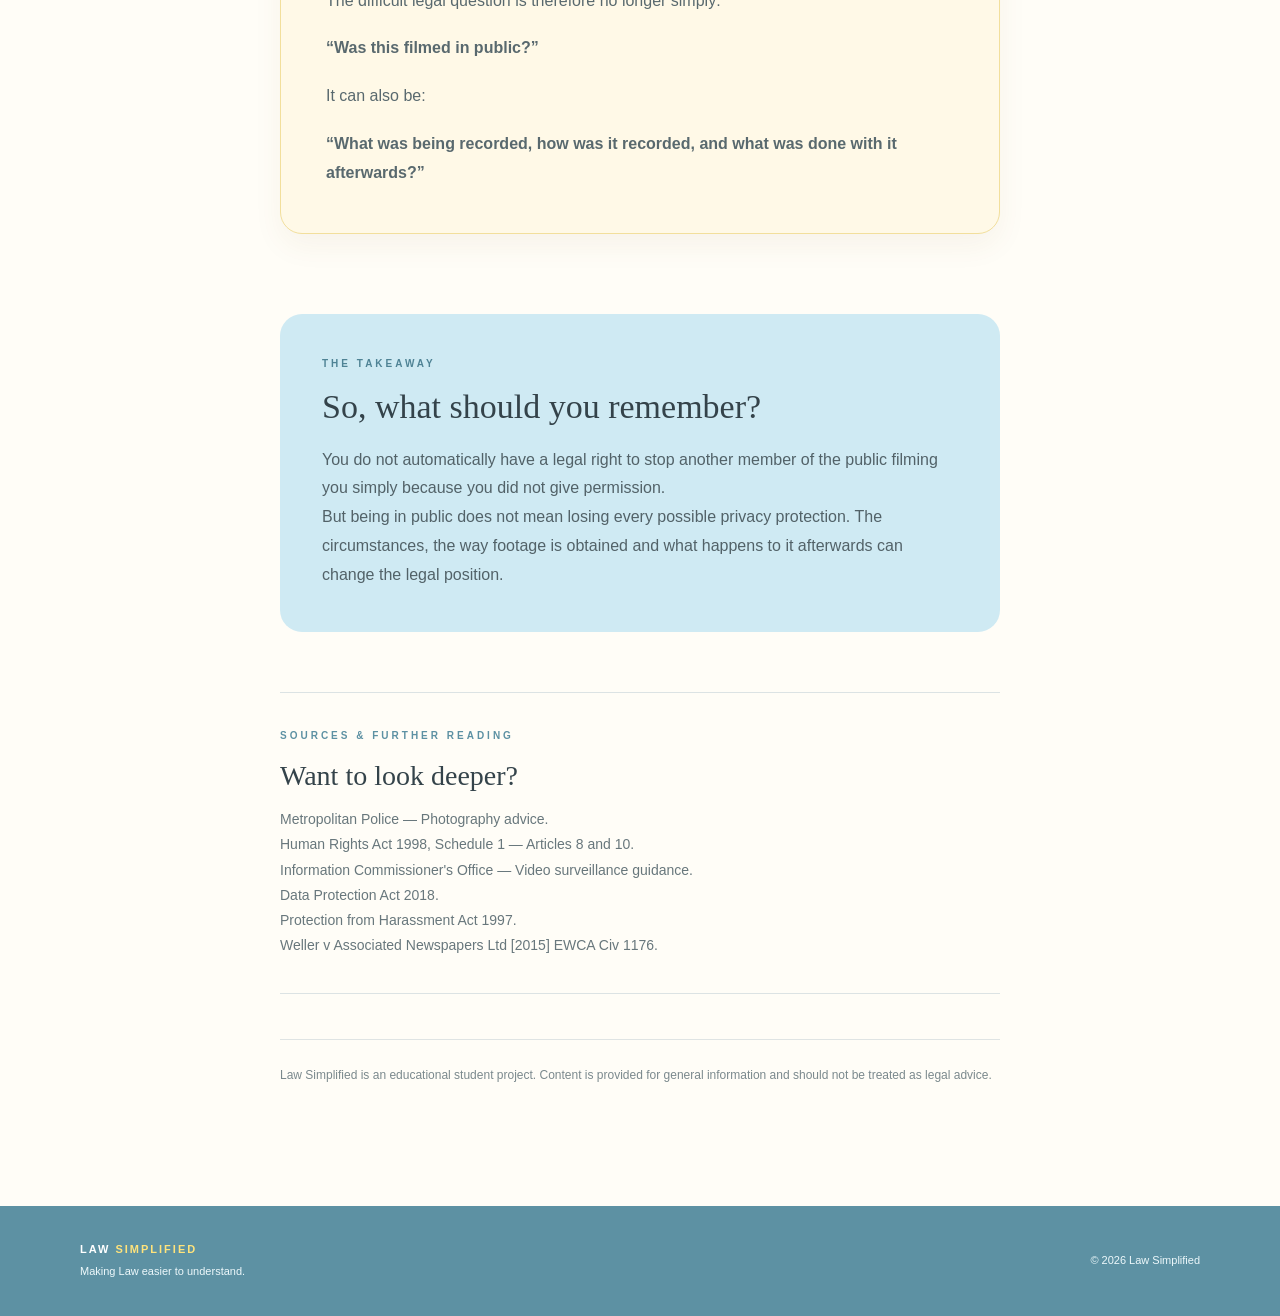
<file: articles/filming-without-permission.html>
<!DOCTYPE html>
<html lang="en">

<head>
    <meta charset="UTF-8">
    <meta name="viewport" content="width=device-width, initial-scale=1.0">

    <meta
        name="description"
        content="Can someone legally film you without permission in public? Law Simplified explains public filming, privacy, data protection and harassment."
    >

    <title>Can Someone Legally Film You Without Your Permission? | Law Simplified</title>

    <link rel="stylesheet" href="../css/style.css">
</head>

<body>

    <!-- ==================== NAVIGATION ==================== -->

    <header class="site-header">

        <nav class="navbar">

            <a href="../index.html" class="logo">
                LAW<span>SIMPLIFIED</span>
            </a>

            <ul class="nav-links">

                <li><a href="../index.html">Home</a></li>

                <li>
                    <a href="../index.html#articles">
                        Articles
                    </a>
                </li>

                <li>
                    <a href="../index.html#cases">
                        Case Studies
                    </a>
                </li>

                <li>
                    <a href="../index.html#word-of-the-day">
                        Word of the Day
                    </a>
                </li>

                <li>
                    <a href="../index.html#about">
                        About Me
                    </a>
                </li>

            </ul>

        </nav>

    </header>


    <!-- ==================== ARTICLE ==================== -->

    <main>

        <section class="article-page-header">

            <div class="article-page-header-content">

                <a
                    href="../index.html#articles"
                    class="article-back-link"
                >
                    ← Back to Articles
                </a>

                <p class="article-page-category">
                    EVERYDAY LAW • PRIVACY LAW
                </p>

                <h1>
                    Can Someone Legally Film You Without Your Permission?
                </h1>

                <p class="article-page-introduction">
                    Someone points their phone at you in the street and
                    starts recording. You tell them to stop. Do they
                    legally have to?
                </p>

                <div class="article-page-details">

                    <span>Law Simplified</span>
                    <span>•</span>
                    <span>3 min read</span>

                </div>

            </div>

        </section>


        <article class="article-page-body">


            <!-- ==================== OPENING ==================== -->

            <section class="article-content-section">

                <p class="article-opening">
                    Imagine you're walking through town.
                </p>

                <p>
                    You notice someone filming.
                </p>

                <p>
                    You appear clearly in the video, but nobody asked for
                    your permission.
                </p>

                <p>
                    It might feel like they must be breaking the law.
                </p>

                <p>
                    But in England and Wales,
                    <strong>
                        there is no general rule requiring an ordinary
                        member of the public to get your consent simply
                        because they film you in a public place.
                    </strong>
                </p>

                <p>
                    Members of the public generally do not need a permit
                    simply to photograph or film in public.
                </p>

                <p>
                    That does <strong>not</strong>, however, mean that
                    anything recorded in public can automatically be
                    obtained or used however someone wants.
                </p>

            </section>


            <!-- ==================== SECTION 01 ==================== -->

            <section class="article-content-section">

                <p class="article-section-number">
                    01
                </p>

                <h2>
                    What's the problem?
                </h2>

                <p>
                    There is a difference between
                    <strong>being visible in public</strong>
                    and having no privacy at all.
                </p>

                <p>
                    Imagine accidentally appearing in the background
                    of someone's video.
                </p>

                <p>
                    Now compare that with somebody deliberately following
                    a person, repeatedly recording them and later publishing
                    footage revealing aspects of their private life.
                </p>

                <p>
                    Both situations can involve filming in public.
                </p>

                <p>
                    But legally, they are not necessarily the same.
                </p>

            </section>


            <!-- ==================== SIMPLE TERMS ==================== -->

            <aside class="legal-explainer">

                <p class="explainer-label">
                    IN SIMPLE TERMS
                </p>

                <h3>
                    What is a reasonable expectation of privacy?
                </h3>

                <p>
                    This asks whether, considering all the circumstances,
                    a person could reasonably expect the particular
                    information or activity to remain private.
                </p>

                <p>
                    Being somewhere public does not automatically destroy
                    every possible expectation of privacy.
                </p>

                <p>
                    Things such as
                    <strong>
                        where someone is, what they are doing, their age,
                        how the footage was obtained and what happens to it
                        afterwards
                    </strong>
                    can all matter.
                </p>

            </aside>


            <!-- ==================== SECTION 02 ==================== -->

            <section class="article-content-section">

                <p class="article-section-number">
                    02
                </p>

                <h2>
                    What does the law say?
                </h2>

                <p>
                    For ordinary photography or filming in a public place,
                    permission from every person who appears in the image
                    is <strong>not generally required</strong>.
                </p>

                <p>
                    But that is only the starting point.
                </p>

                <h2>
                    Privacy
                </h2>

                <p>
                    Where photographs, footage or information involve
                    someone's private life, the law of
                    <strong>misuse of private information</strong>
                    may become relevant.
                </p>

                <p>
                    Courts broadly ask two important questions.
                </p>

                <p>
                    First:
                    <strong>
                        did the person have a reasonable expectation
                        of privacy?
                    </strong>
                </p>

                <p>
                    If they did, the court must then consider the competing
                    rights involved, particularly the right to respect for
                    private and family life under
                    <strong>Article 8</strong> and freedom of expression
                    under <strong>Article 10</strong>.
                </p>

                <p>
                    Neither right automatically wins simply because it
                    appears in the case.
                </p>


                <h2>
                    Data protection
                </h2>

                <p>
                    Data-protection law can also matter where organisations
                    use video surveillance to process information about
                    identifiable people.
                </p>

                <p>
                    Organisations subject to the UK GDPR and Data Protection
                    Act 2018 must have an appropriate lawful basis and comply
                    with principles including fairness, transparency and
                    data minimisation.
                </p>

                <p>
                    This is different from assuming that every individual
                    using a phone for purely personal purposes automatically
                    has exactly the same obligations.
                </p>


                <h2>
                    Harassment
                </h2>

                <p>
                    The way somebody films can also matter.
                </p>

                <p>
                    Repeatedly following and filming someone against their
                    wishes could potentially form part of harassment or
                    stalking depending on the circumstances.
                </p>

                <p>
                    Under the Protection from Harassment Act 1997,
                    harassment involves a
                    <strong>course of conduct</strong>, meaning conduct
                    occurring on at least two occasions.
                </p>

            </section>


            <!-- ==================== HIGHLIGHT ==================== -->

            <blockquote class="article-highlight">

                <p>
                    “You were in public” can be the beginning of the legal
                    question — not always the end of it.
                </p>

            </blockquote>


            <!-- ==================== SECTION 03 ==================== -->

            <section class="article-content-section">

                <p class="article-section-number">
                    03
                </p>

                <h2>
                    Why does this matter?
                </h2>

                <p>
                    Almost everyone now carries a camera.
                </p>

                <p>
                    A phone can record, upload and potentially show footage
                    to thousands or millions of people within minutes.
                </p>

                <p>
                    That makes the boundary between
                    <strong>public life</strong> and
                    <strong>private life</strong> harder to draw.
                </p>

                <p>
                    A rule requiring permission every time another person
                    appeared in a photograph or video would be extremely
                    difficult to operate.
                </p>

                <p>
                    But saying
                    <strong>“you were outside, so you have zero privacy”</strong>
                    goes too far in the opposite direction.
                </p>

                <p>
                    Modern privacy law therefore has to look closely at
                    context.
                </p>

            </section>


            <!-- ==================== ANALYSIS ==================== -->

            <section class="case-analysis">

                <p class="explainer-label">
                    THINKING ABOUT THE LAW
                </p>

                <h2>
                    Where should the line be drawn?
                </h2>

                <p>
                    I think filming in public should generally be allowed.
                </p>

                <p>
                    Otherwise ordinary photography, journalism and even
                    casual phone videos would become extremely difficult.
                </p>

                <p>
                    But context matters.
                </p>

                <p>
                    There is a clear difference between accidentally
                    recording someone in the background and deliberately
                    targeting a person, repeatedly following them or
                    publishing details of their private life.
                </p>

                <p>
                    The difficult legal question is therefore no longer
                    simply:
                </p>

                <p>
                    <strong>“Was this filmed in public?”</strong>
                </p>

                <p>
                    It can also be:
                </p>

                <p>
                    <strong>
                        “What was being recorded, how was it recorded,
                        and what was done with it afterwards?”
                    </strong>
                </p>

            </section>


            <!-- ==================== TAKEAWAY ==================== -->

            <section class="article-takeaway">

                <p class="explainer-label">
                    THE TAKEAWAY
                </p>

                <h2>
                    So, what should you remember?
                </h2>

                <p>
                    You do not automatically have a legal right to stop
                    another member of the public filming you simply because
                    you did not give permission.
                </p>

                <p>
                    But being in public does not mean losing every possible
                    privacy protection. The circumstances, the way footage
                    is obtained and what happens to it afterwards can change
                    the legal position.
                </p>

            </section>


            <!-- ==================== SOURCES ==================== -->

            <section class="case-sources">

                <p class="explainer-label">
                    SOURCES & FURTHER READING
                </p>

                <h2>
                    Want to look deeper?
                </h2>

                <p>
                    Metropolitan Police — Photography advice.
                </p>

                <p>
                    Human Rights Act 1998, Schedule 1 —
                    Articles 8 and 10.
                </p>

                <p>
                    Information Commissioner's Office —
                    Video surveillance guidance.
                </p>

                <p>
                    Data Protection Act 2018.
                </p>

                <p>
                    Protection from Harassment Act 1997.
                </p>

                <p>
                    Weller v Associated Newspapers Ltd
                    [2015] EWCA Civ 1176.
                </p>

            </section>


            <!-- ==================== DISCLAIMER ==================== -->

            <div class="article-disclaimer">

                <p>
                    Law Simplified is an educational student project.
                    Content is provided for general information and should
                    not be treated as legal advice.
                </p>

            </div>

        </article>

    </main>


    <!-- ==================== FOOTER ==================== -->

    <footer class="site-footer">

        <div class="footer-content">

            <div>

                <p class="footer-logo">
                    LAW<span>SIMPLIFIED</span>
                </p>

                <p>
                    Making Law easier to understand.
                </p>

            </div>

            <p>
                © 2026 Law Simplified
            </p>

        </div>

    </footer>

</body>

</html>
</file>
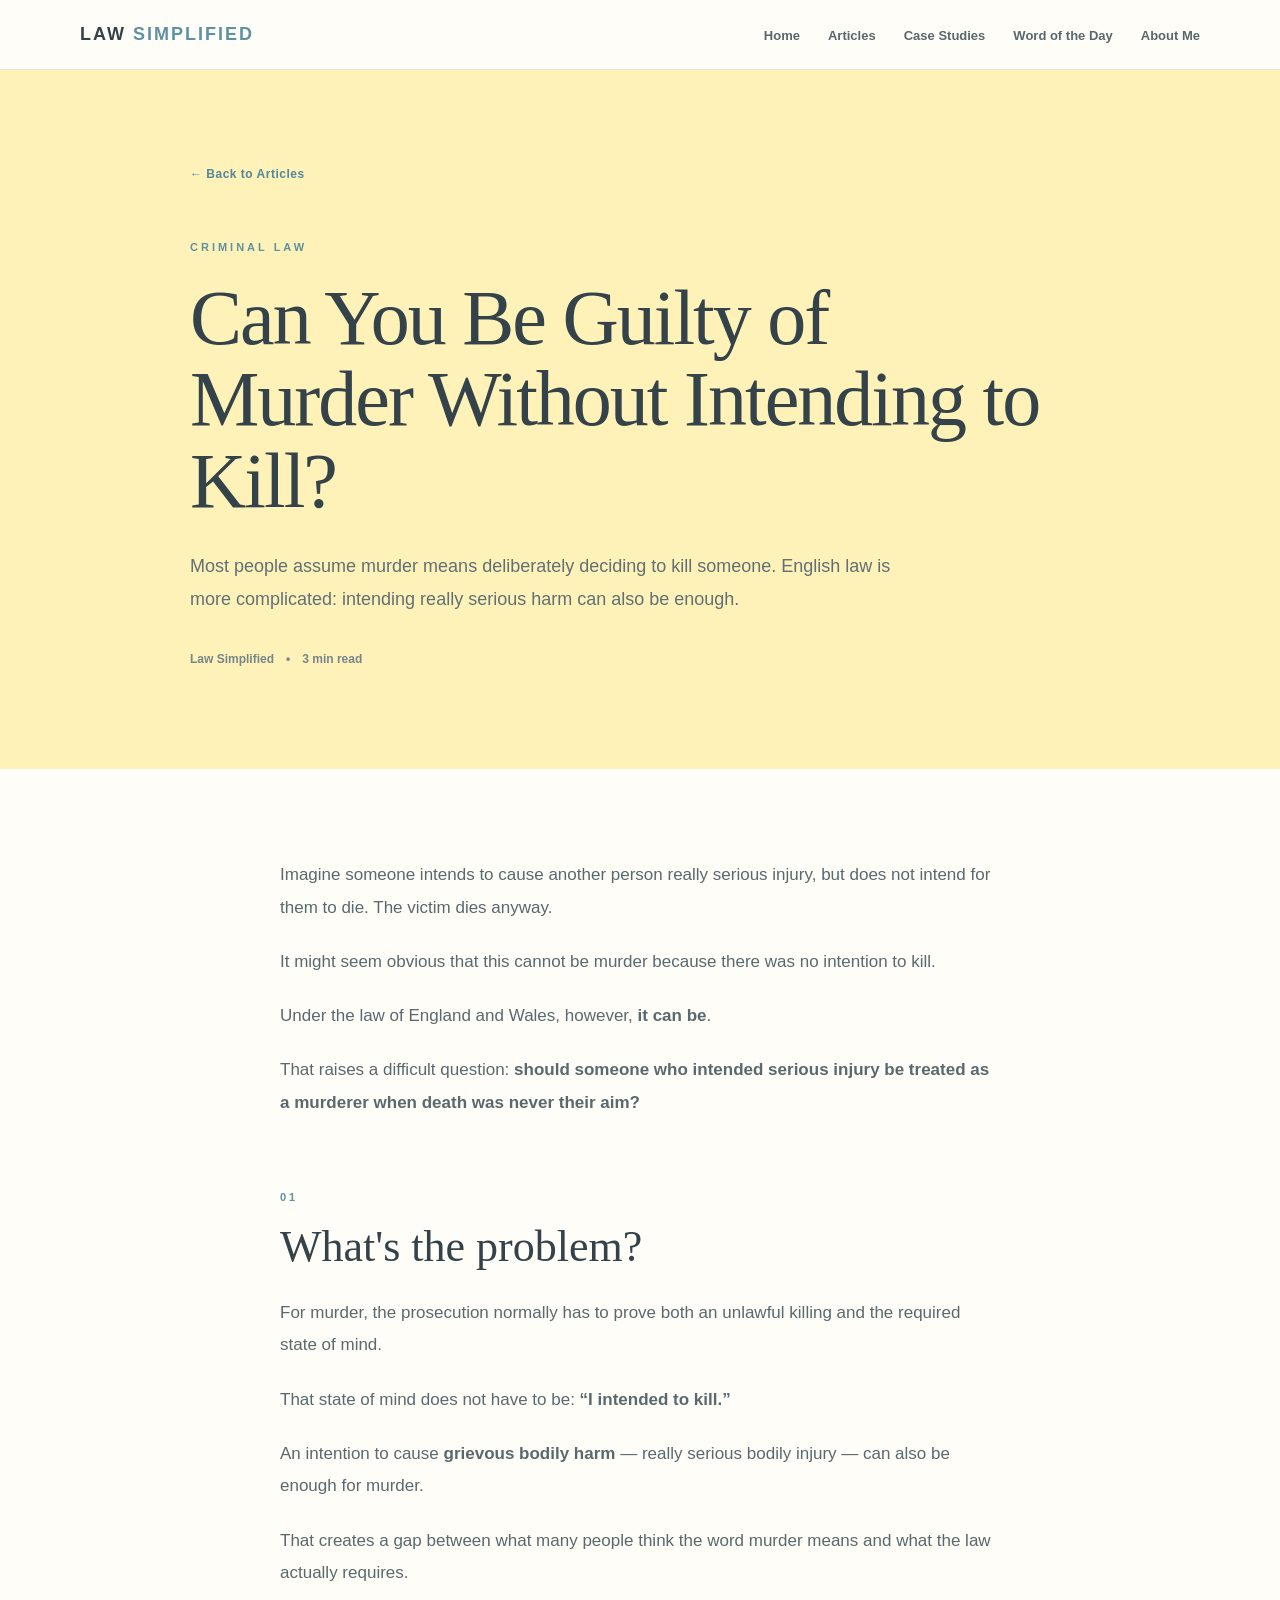
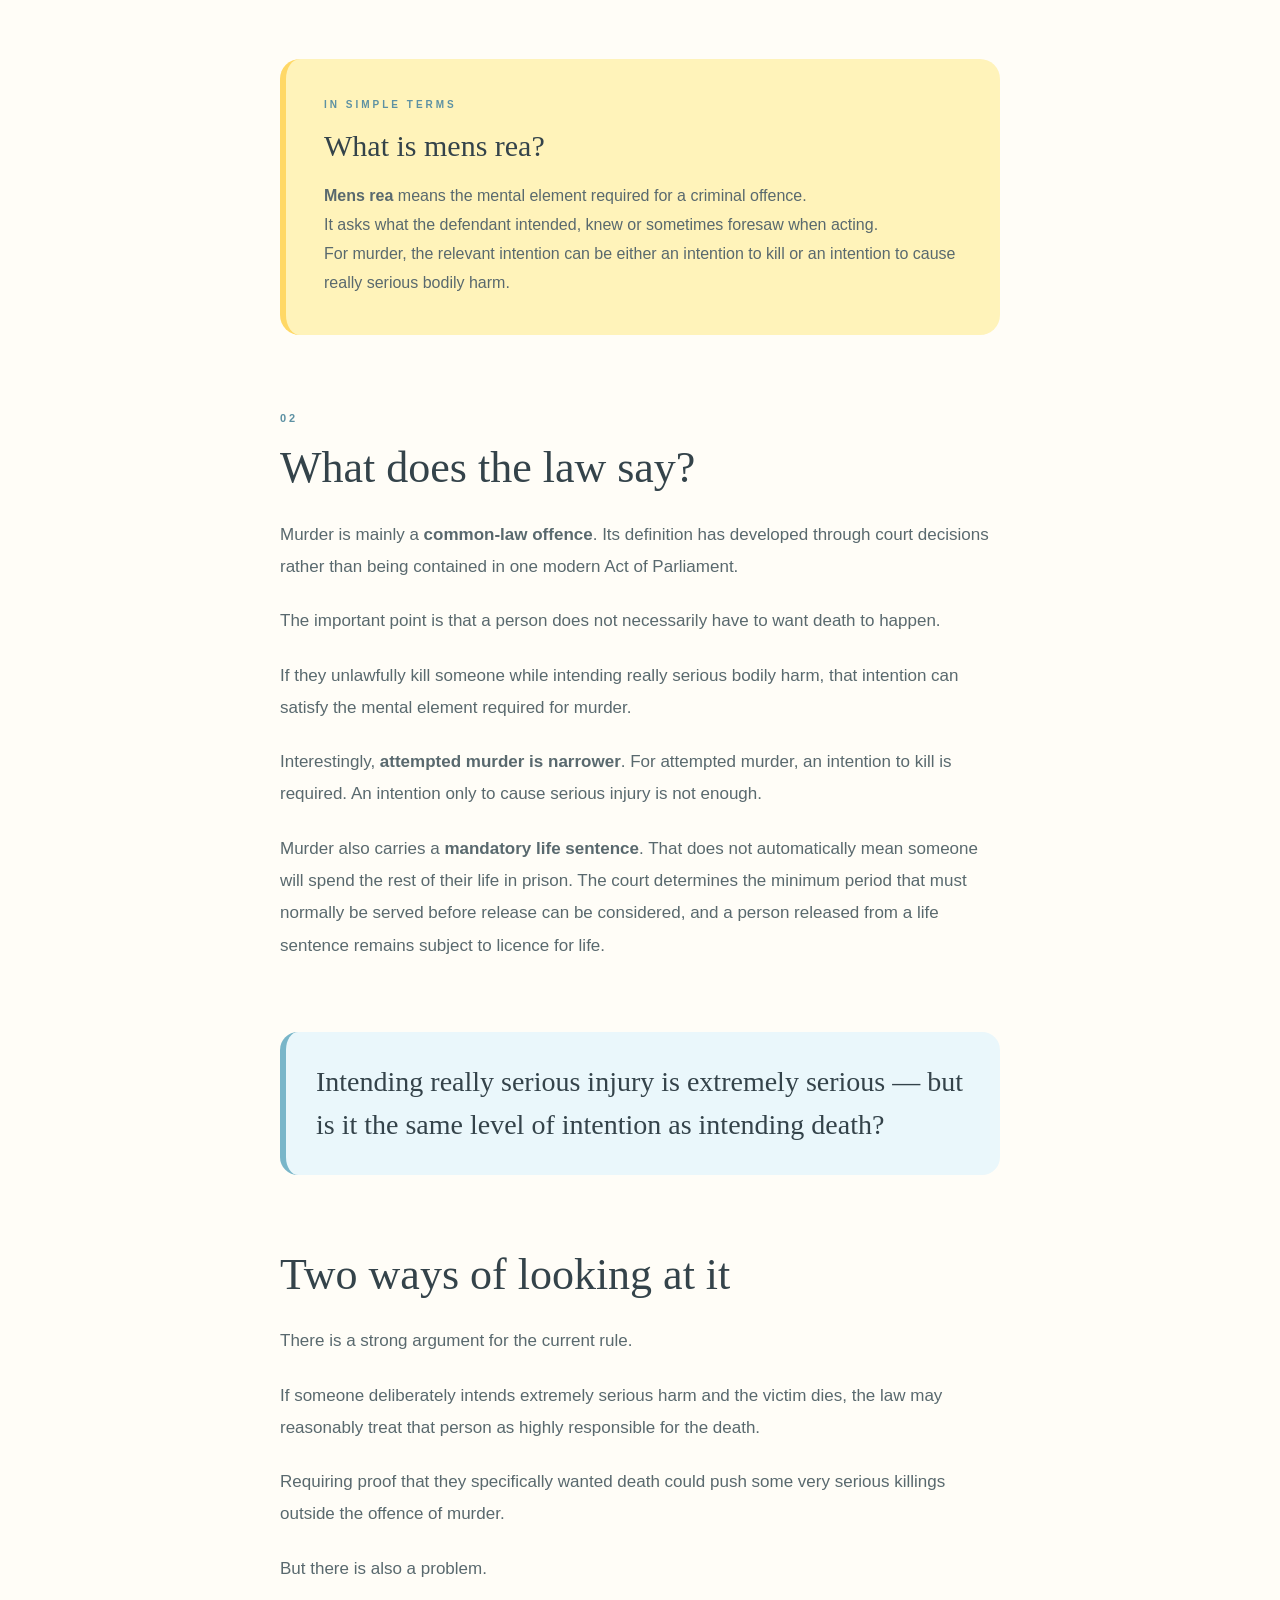
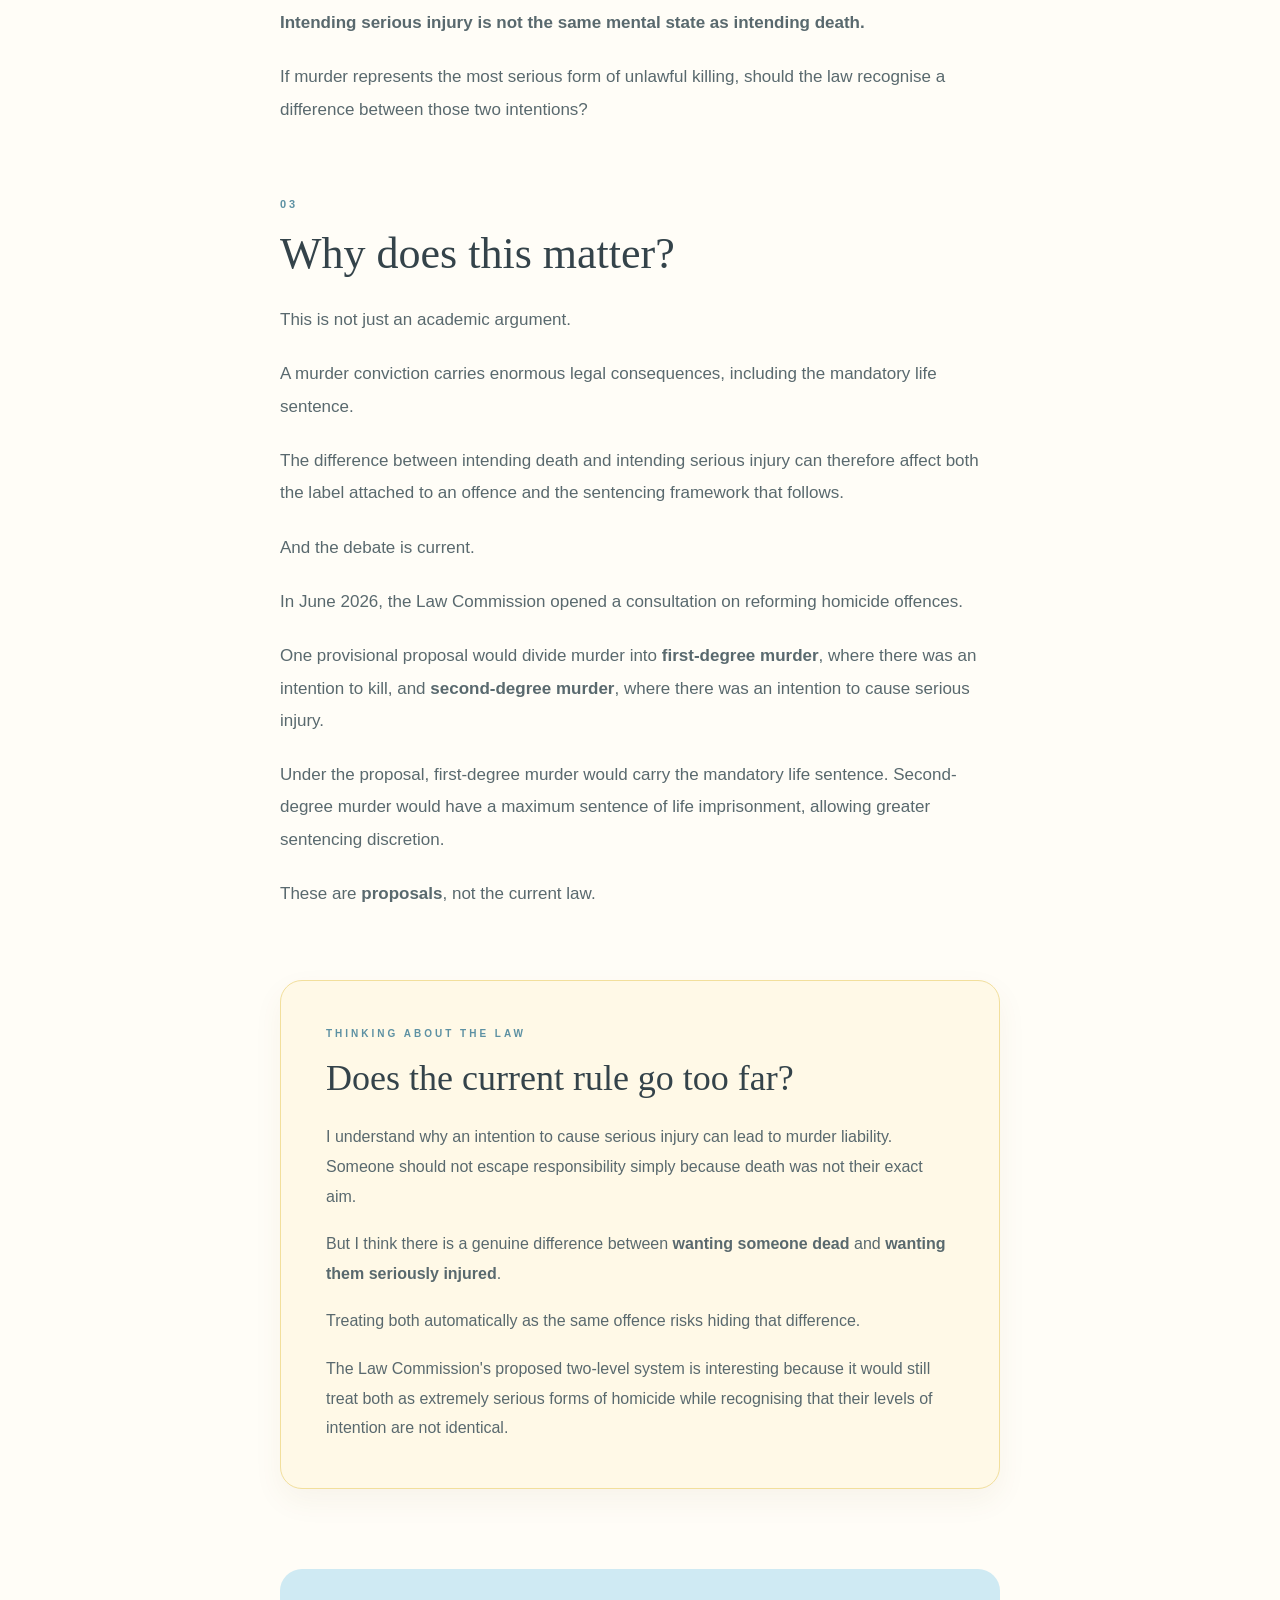
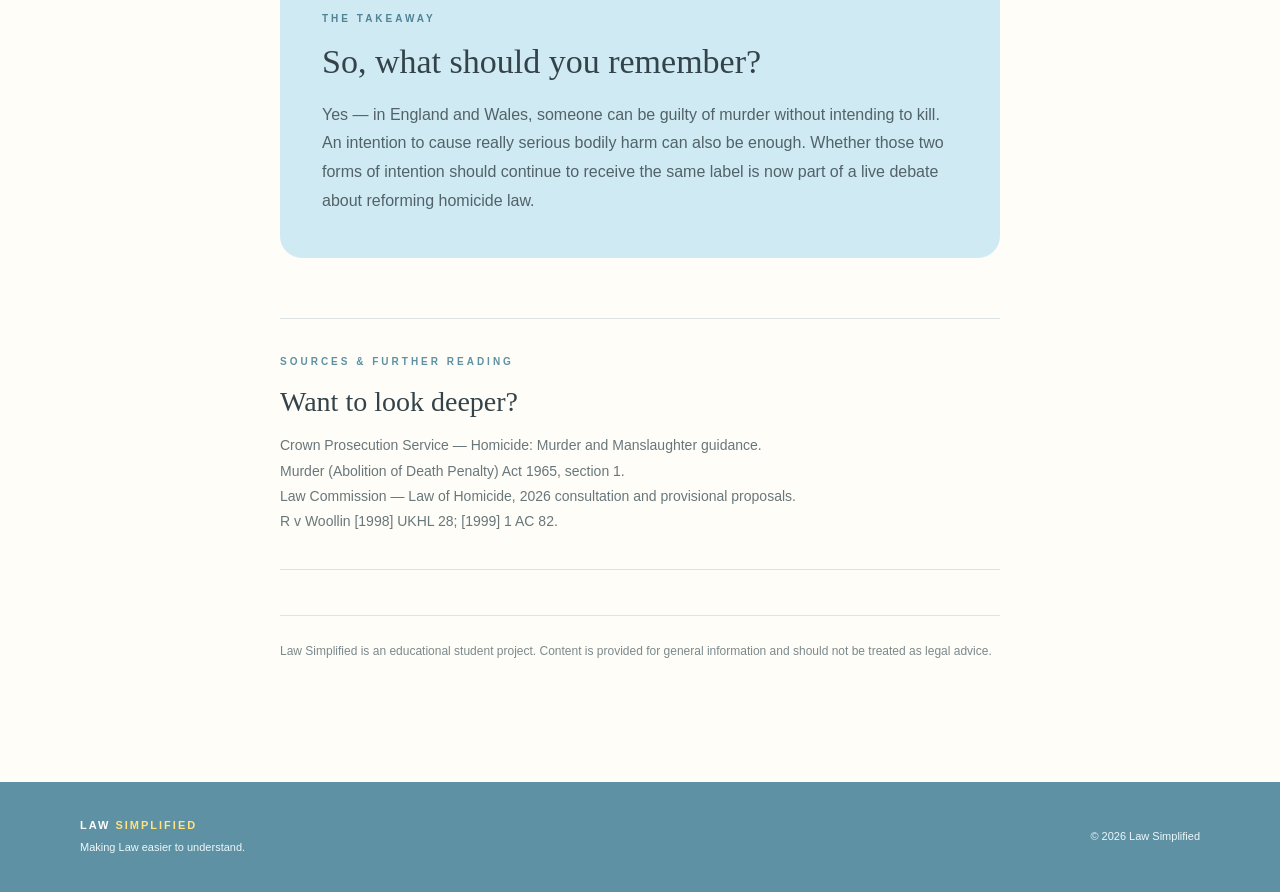
<file: articles/murder-without-intending-to-kill.html>
<!DOCTYPE html>
<html lang="en">

<head>
    <meta charset="UTF-8">
    <meta name="viewport" content="width=device-width, initial-scale=1.0">

    <meta
        name="description"
        content="Can someone be guilty of murder without intending to kill? Law Simplified explains the mental element of murder in England and Wales."
    >

    <title>Can You Be Guilty of Murder Without Intending to Kill? | Law Simplified</title>

    <link rel="stylesheet" href="../css/style.css">
</head>

<body>

    <!-- ==================== NAVIGATION ==================== -->

    <header class="site-header">

        <nav class="navbar">

            <a href="../index.html" class="logo">
                LAW<span>SIMPLIFIED</span>
            </a>

            <ul class="nav-links">

                <li><a href="../index.html">Home</a></li>

                <li>
                    <a href="../index.html#articles">
                        Articles
                    </a>
                </li>

                <li>
                    <a href="../index.html#cases">
                        Case Studies
                    </a>
                </li>

                <li>
                    <a href="../index.html#word-of-the-day">
                        Word of the Day
                    </a>
                </li>

                <li>
                    <a href="../index.html#about">
                        About Me
                    </a>
                </li>

            </ul>

        </nav>

    </header>


    <!-- ==================== ARTICLE ==================== -->

    <main>

        <section class="article-page-header">

            <div class="article-page-header-content">

                <a
                    href="../index.html#articles"
                    class="article-back-link"
                >
                    ← Back to Articles
                </a>

                <p class="article-page-category">
                    CRIMINAL LAW
                </p>

                <h1>
                    Can You Be Guilty of Murder Without Intending to Kill?
                </h1>

                <p class="article-page-introduction">
                    Most people assume murder means deliberately deciding
                    to kill someone. English law is more complicated:
                    intending really serious harm can also be enough.
                </p>

                <div class="article-page-details">

                    <span>Law Simplified</span>
                    <span>•</span>
                    <span>3 min read</span>

                </div>

            </div>

        </section>


        <article class="article-page-body">


            <!-- ==================== OPENING ==================== -->

            <section class="article-content-section">

                <p class="article-opening">
                    Imagine someone intends to cause another person really
                    serious injury, but does not intend for them to die.
                    The victim dies anyway.
                </p>

                <p>
                    It might seem obvious that this cannot be murder because
                    there was no intention to kill.
                </p>

                <p>
                    Under the law of England and Wales, however,
                    <strong>it can be</strong>.
                </p>

                <p>
                    That raises a difficult question:
                    <strong>should someone who intended serious injury be
                    treated as a murderer when death was never their aim?</strong>
                </p>

            </section>


            <!-- ==================== SECTION 01 ==================== -->

            <section class="article-content-section">

                <p class="article-section-number">
                    01
                </p>

                <h2>
                    What's the problem?
                </h2>

                <p>
                    For murder, the prosecution normally has to prove both
                    an unlawful killing and the required state of mind.
                </p>

                <p>
                    That state of mind does not have to be:
                    <strong>“I intended to kill.”</strong>
                </p>

                <p>
                    An intention to cause
                    <strong>grievous bodily harm</strong> — really serious
                    bodily injury — can also be enough for murder.
                </p>

                <p>
                    That creates a gap between what many people think the
                    word murder means and what the law actually requires.
                </p>

            </section>


            <!-- ==================== SIMPLE TERMS ==================== -->

            <aside class="legal-explainer">

                <p class="explainer-label">
                    IN SIMPLE TERMS
                </p>

                <h3>
                    What is mens rea?
                </h3>

                <p>
                    <strong>Mens rea</strong> means the mental element
                    required for a criminal offence.
                </p>

                <p>
                    It asks what the defendant intended, knew or sometimes
                    foresaw when acting.
                </p>

                <p>
                    For murder, the relevant intention can be either an
                    intention to kill or an intention to cause really
                    serious bodily harm.
                </p>

            </aside>


            <!-- ==================== SECTION 02 ==================== -->

            <section class="article-content-section">

                <p class="article-section-number">
                    02
                </p>

                <h2>
                    What does the law say?
                </h2>

                <p>
                    Murder is mainly a <strong>common-law offence</strong>.
                    Its definition has developed through court decisions
                    rather than being contained in one modern Act of
                    Parliament.
                </p>

                <p>
                    The important point is that a person does not necessarily
                    have to want death to happen.
                </p>

                <p>
                    If they unlawfully kill someone while intending really
                    serious bodily harm, that intention can satisfy the mental
                    element required for murder.
                </p>

                <p>
                    Interestingly, <strong>attempted murder is narrower</strong>.
                    For attempted murder, an intention to kill is required.
                    An intention only to cause serious injury is not enough.
                </p>

                <p>
                    Murder also carries a
                    <strong>mandatory life sentence</strong>.
                    That does not automatically mean someone will spend the
                    rest of their life in prison. The court determines the
                    minimum period that must normally be served before release
                    can be considered, and a person released from a life
                    sentence remains subject to licence for life.
                </p>

            </section>


            <!-- ==================== DIFFERENT PERSPECTIVES ==================== -->

            <blockquote class="article-highlight">

                <p>
                    Intending really serious injury is extremely serious —
                    but is it the same level of intention as intending death?
                </p>

            </blockquote>


            <section class="article-content-section">

                <h2>
                    Two ways of looking at it
                </h2>

                <p>
                    There is a strong argument for the current rule.
                </p>

                <p>
                    If someone deliberately intends extremely serious harm
                    and the victim dies, the law may reasonably treat that
                    person as highly responsible for the death.
                </p>

                <p>
                    Requiring proof that they specifically wanted death could
                    push some very serious killings outside the offence of
                    murder.
                </p>

                <p>
                    But there is also a problem.
                </p>

                <p>
                    <strong>Intending serious injury is not the same mental
                    state as intending death.</strong>
                </p>

                <p>
                    If murder represents the most serious form of unlawful
                    killing, should the law recognise a difference between
                    those two intentions?
                </p>

            </section>


            <!-- ==================== SECTION 03 ==================== -->

            <section class="article-content-section">

                <p class="article-section-number">
                    03
                </p>

                <h2>
                    Why does this matter?
                </h2>

                <p>
                    This is not just an academic argument.
                </p>

                <p>
                    A murder conviction carries enormous legal consequences,
                    including the mandatory life sentence.
                </p>

                <p>
                    The difference between intending death and intending
                    serious injury can therefore affect both the label
                    attached to an offence and the sentencing framework
                    that follows.
                </p>

                <p>
                    And the debate is current.
                </p>

                <p>
                    In June 2026, the Law Commission opened a consultation
                    on reforming homicide offences.
                </p>

                <p>
                    One provisional proposal would divide murder into
                    <strong>first-degree murder</strong>, where there was an
                    intention to kill, and <strong>second-degree murder</strong>,
                    where there was an intention to cause serious injury.
                </p>

                <p>
                    Under the proposal, first-degree murder would carry the
                    mandatory life sentence. Second-degree murder would have
                    a maximum sentence of life imprisonment, allowing greater
                    sentencing discretion.
                </p>

                <p>
                    These are <strong>proposals</strong>, not the current law.
                </p>

            </section>


            <!-- ==================== ANALYSIS ==================== -->

            <section class="case-analysis">

                <p class="explainer-label">
                    THINKING ABOUT THE LAW
                </p>

                <h2>
                    Does the current rule go too far?
                </h2>

                <p>
                    I understand why an intention to cause serious injury can
                    lead to murder liability. Someone should not escape
                    responsibility simply because death was not their exact aim.
                </p>

                <p>
                    But I think there is a genuine difference between
                    <strong>wanting someone dead</strong> and
                    <strong>wanting them seriously injured</strong>.
                </p>

                <p>
                    Treating both automatically as the same offence risks
                    hiding that difference.
                </p>

                <p>
                    The Law Commission's proposed two-level system is
                    interesting because it would still treat both as extremely
                    serious forms of homicide while recognising that their
                    levels of intention are not identical.
                </p>

            </section>


            <!-- ==================== TAKEAWAY ==================== -->

            <section class="article-takeaway">

                <p class="explainer-label">
                    THE TAKEAWAY
                </p>

                <h2>
                    So, what should you remember?
                </h2>

                <p>
                    Yes — in England and Wales, someone can be guilty of
                    murder without intending to kill. An intention to cause
                    really serious bodily harm can also be enough. Whether
                    those two forms of intention should continue to receive
                    the same label is now part of a live debate about reforming
                    homicide law.
                </p>

            </section>


            <!-- ==================== SOURCES ==================== -->

            <section class="case-sources">

                <p class="explainer-label">
                    SOURCES & FURTHER READING
                </p>

                <h2>
                    Want to look deeper?
                </h2>

                <p>
                    Crown Prosecution Service — Homicide: Murder and
                    Manslaughter guidance.
                </p>

                <p>
                    Murder (Abolition of Death Penalty) Act 1965,
                    section 1.
                </p>

                <p>
                    Law Commission — Law of Homicide, 2026 consultation
                    and provisional proposals.
                </p>

                <p>
                    R v Woollin [1998] UKHL 28; [1999] 1 AC 82.
                </p>

            </section>


            <div class="article-disclaimer">

                <p>
                    Law Simplified is an educational student project.
                    Content is provided for general information and should
                    not be treated as legal advice.
                </p>

            </div>

        </article>

    </main>


    <!-- ==================== FOOTER ==================== -->

    <footer class="site-footer">

        <div class="footer-content">

            <div>

                <p class="footer-logo">
                    LAW<span>SIMPLIFIED</span>
                </p>

                <p>
                    Making Law easier to understand.
                </p>

            </div>

            <p>
                © 2026 Law Simplified
            </p>

        </div>

    </footer>

</body>

</html>
</file>
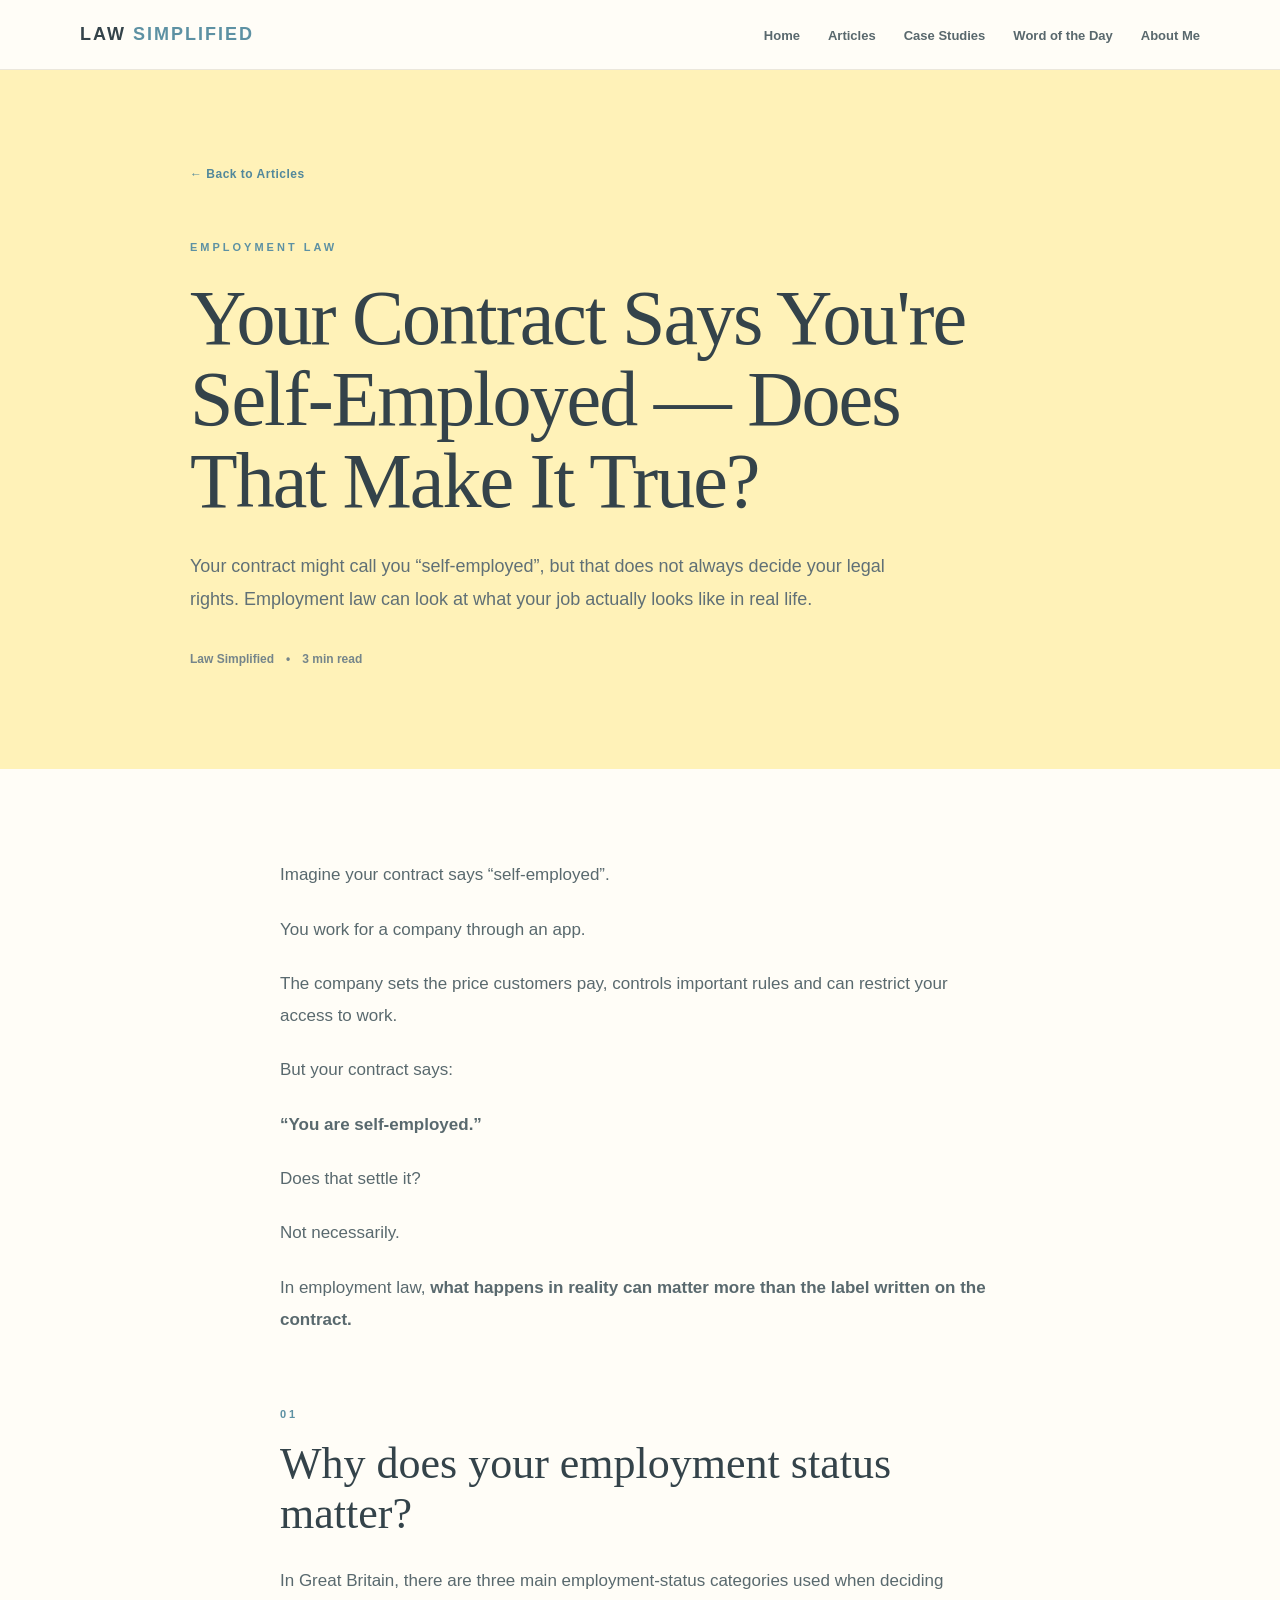
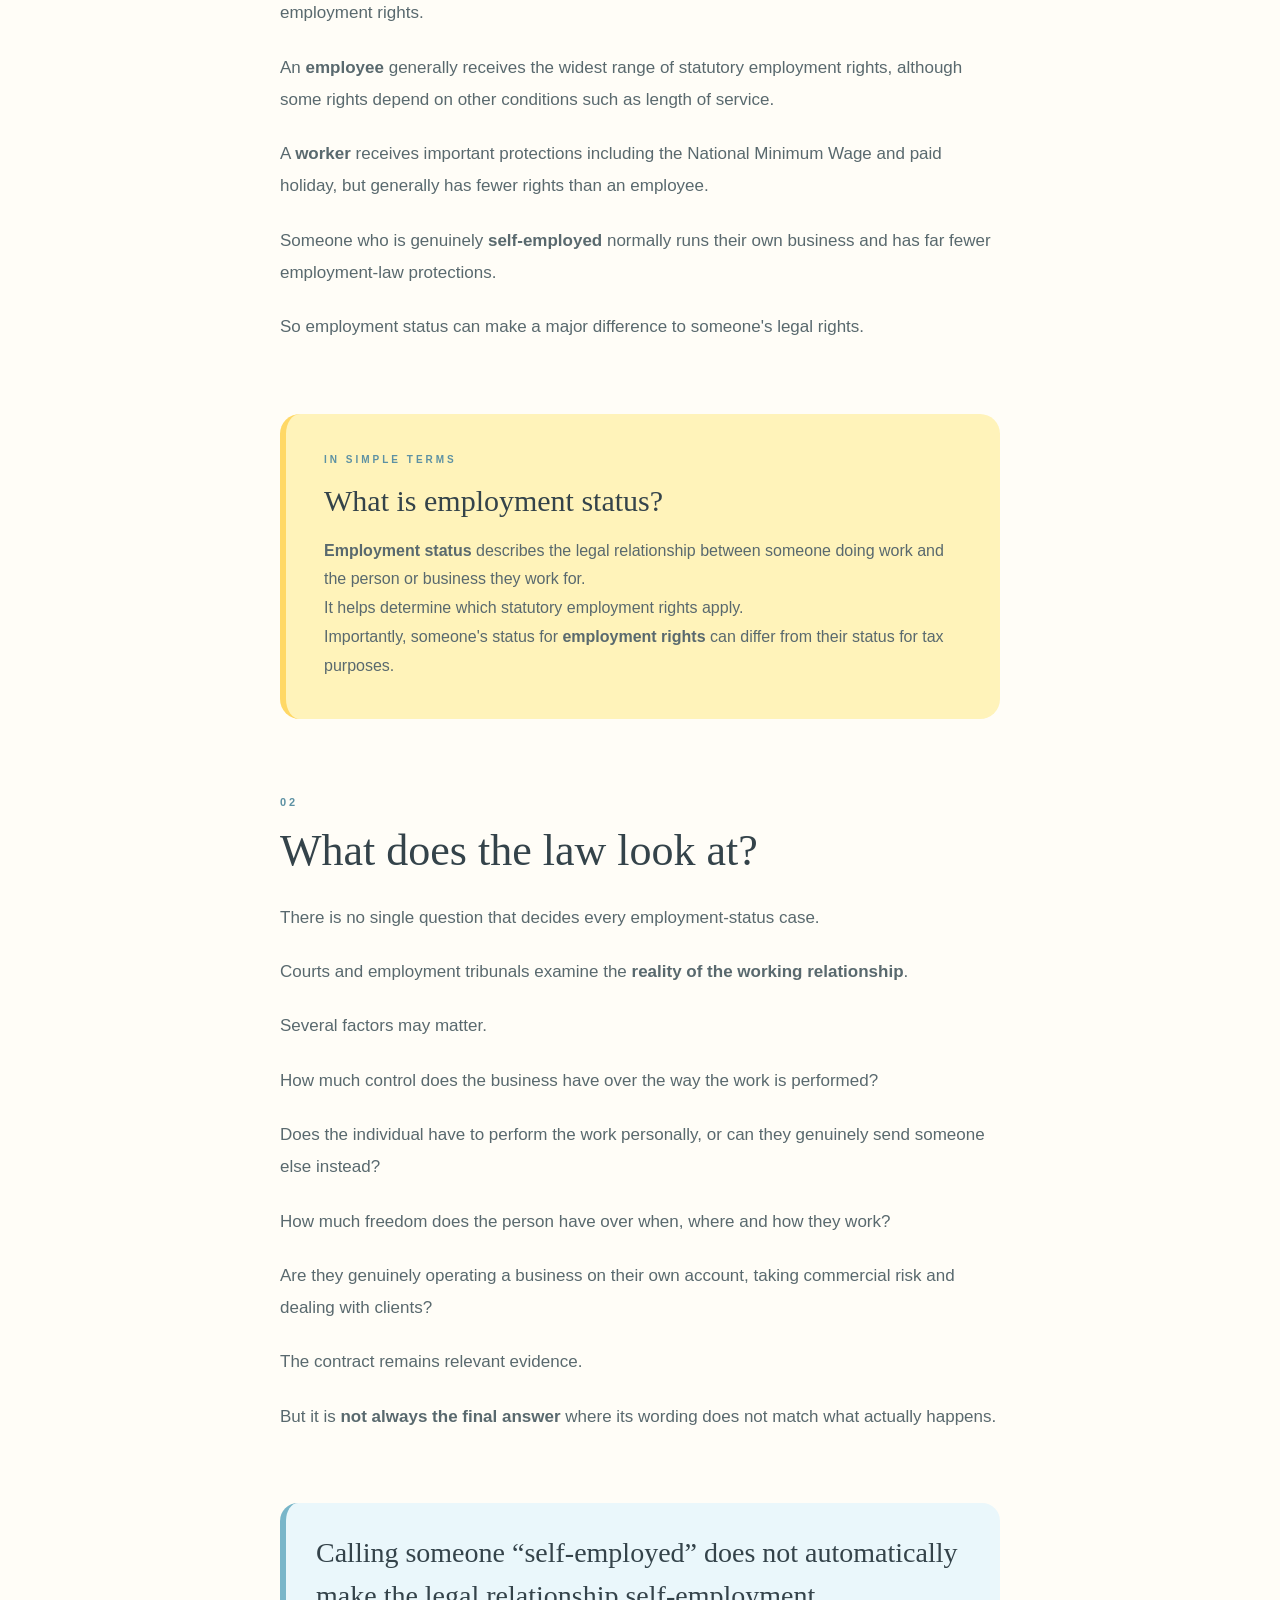
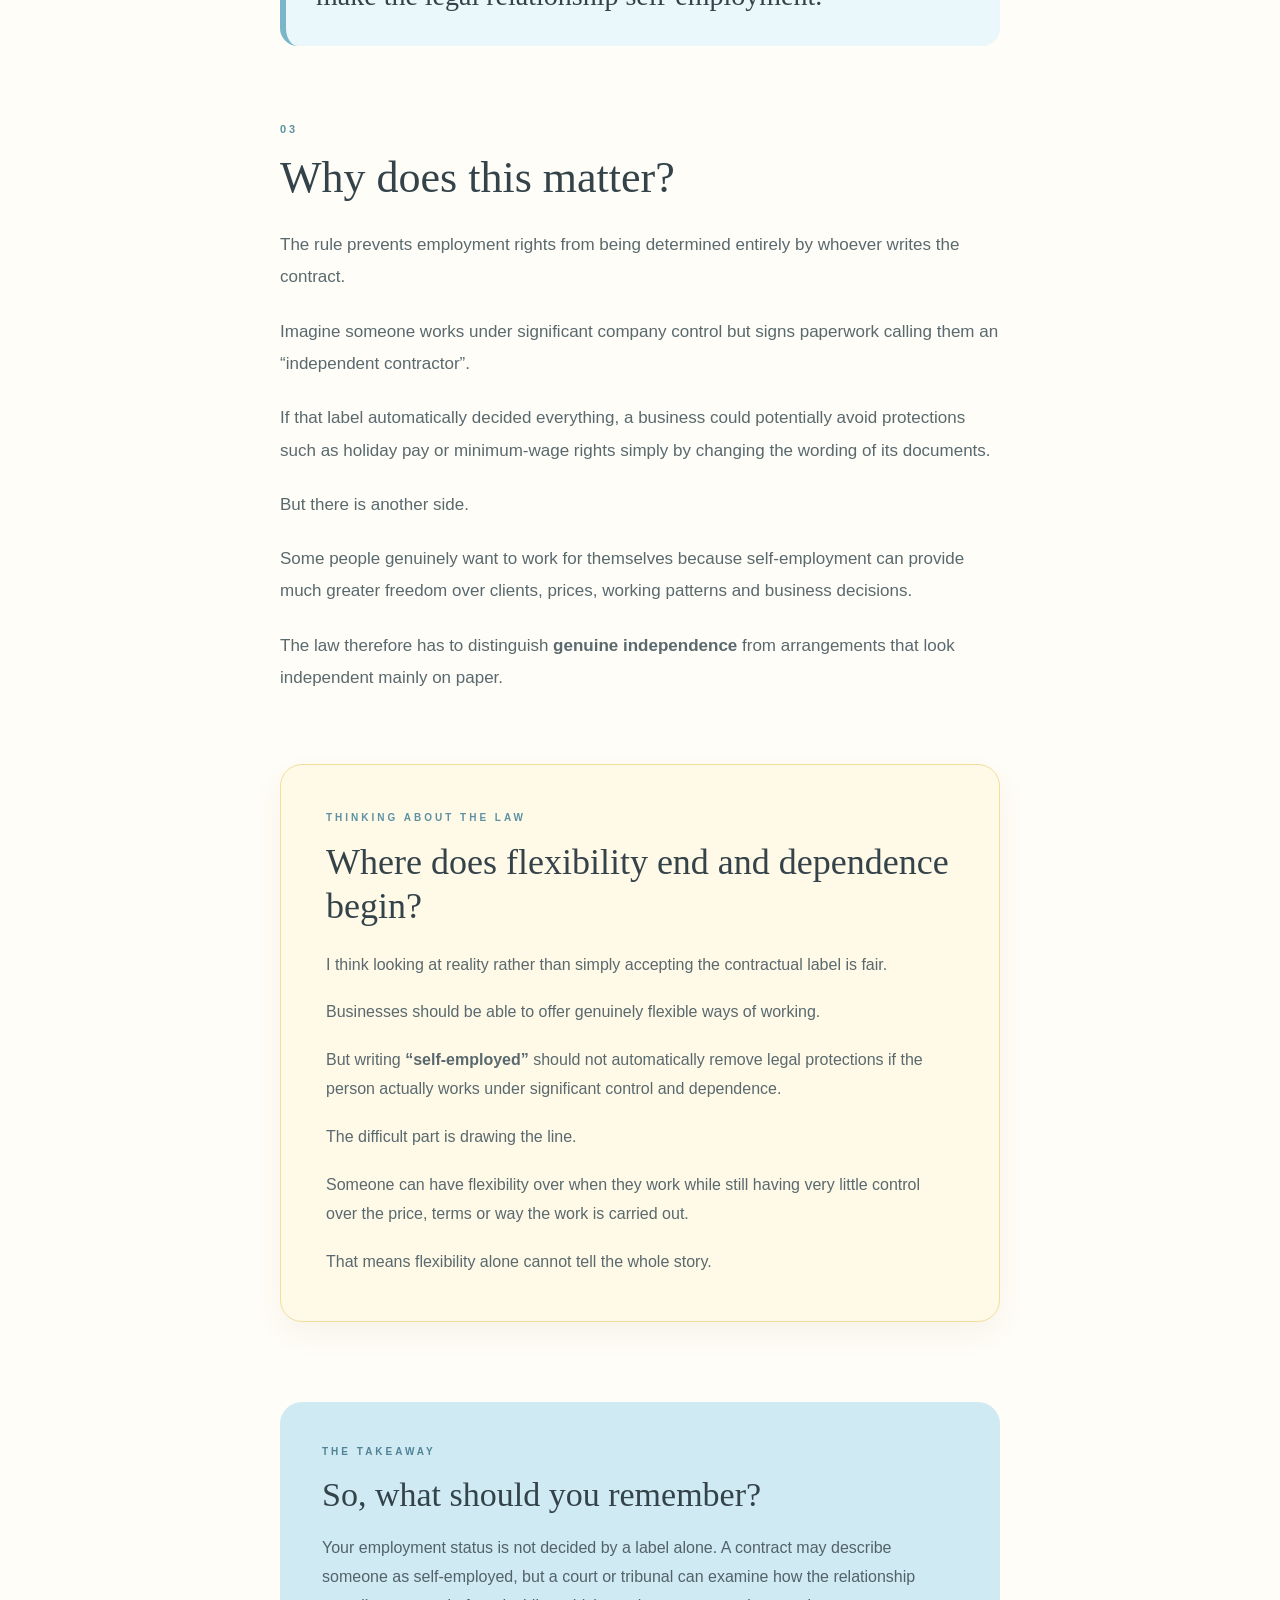
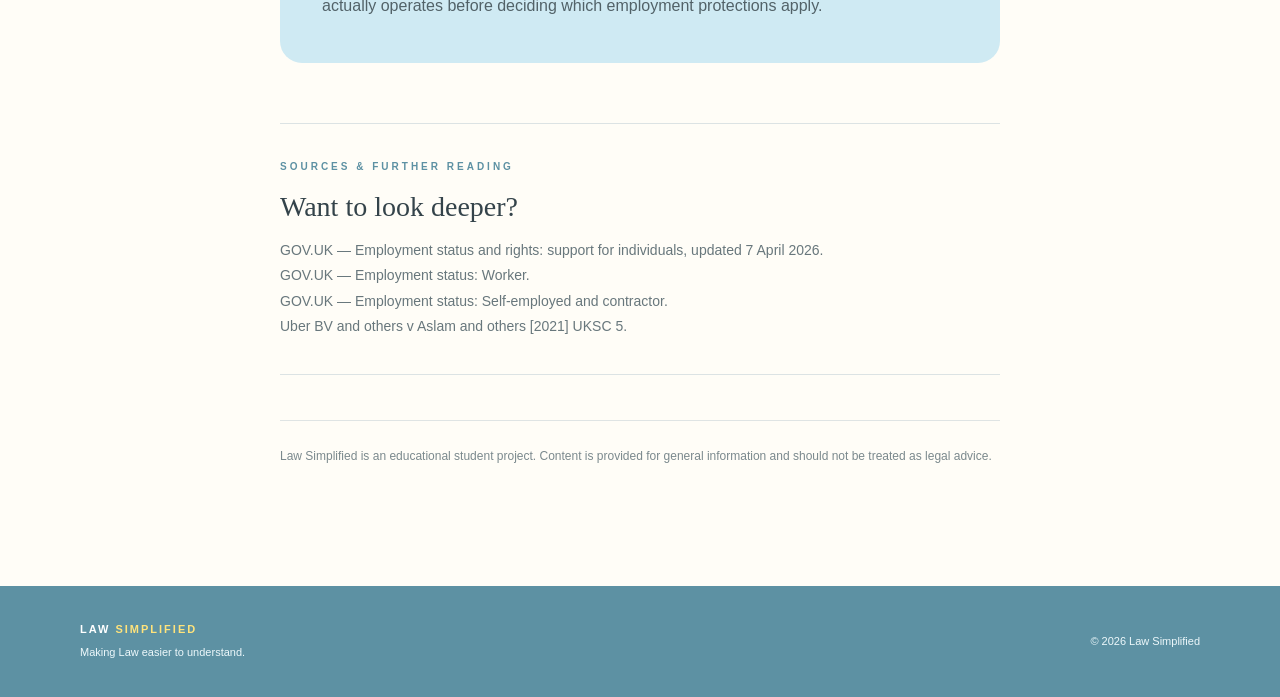
<file: articles/self-employed-contract.html>
<!DOCTYPE html>
<html lang="en">

<head>
    <meta charset="UTF-8">
    <meta name="viewport" content="width=device-width, initial-scale=1.0">

    <meta
        name="description"
        content="Your contract says you are self-employed, but does that decide your employment rights? Law Simplified explains employment status and why the reality of a job matters."
    >

    <title>Your Contract Says You're Self-Employed — Does That Make It True? | Law Simplified</title>

    <link rel="stylesheet" href="../css/style.css">
</head>

<body>

    <!-- ==================== NAVIGATION ==================== -->

    <header class="site-header">

        <nav class="navbar">

            <a href="../index.html" class="logo">
                LAW<span>SIMPLIFIED</span>
            </a>

            <ul class="nav-links">

                <li><a href="../index.html">Home</a></li>
                <li><a href="../index.html#articles">Articles</a></li>
                <li><a href="../index.html#cases">Case Studies</a></li>

                <li>
                    <a href="../index.html#word-of-the-day">
                        Word of the Day
                    </a>
                </li>

                <li>
                    <a href="../index.html#about">
                        About Me
                    </a>
                </li>

            </ul>

        </nav>

    </header>


    <!-- ==================== ARTICLE ==================== -->

    <main>

        <section class="article-page-header">

            <div class="article-page-header-content">

                <a
                    href="../index.html#articles"
                    class="article-back-link"
                >
                    ← Back to Articles
                </a>

                <p class="article-page-category">
                    EMPLOYMENT LAW
                </p>

                <h1>
                    Your Contract Says You're Self-Employed — Does That Make It True?
                </h1>

                <p class="article-page-introduction">
                    Your contract might call you “self-employed”, but that
                    does not always decide your legal rights. Employment law
                    can look at what your job actually looks like in real life.
                </p>

                <div class="article-page-details">

                    <span>Law Simplified</span>
                    <span>•</span>
                    <span>3 min read</span>

                </div>

            </div>

        </section>


        <article class="article-page-body">


            <!-- ==================== OPENING ==================== -->

            <section class="article-content-section">

                <p class="article-opening">
                    Imagine your contract says “self-employed”.
                </p>

                <p>
                    You work for a company through an app.
                </p>

                <p>
                    The company sets the price customers pay, controls
                    important rules and can restrict your access to work.
                </p>

                <p>
                    But your contract says:
                </p>

                <p>
                    <strong>“You are self-employed.”</strong>
                </p>

                <p>
                    Does that settle it?
                </p>

                <p>
                    Not necessarily.
                </p>

                <p>
                    In employment law,
                    <strong>
                        what happens in reality can matter more than the
                        label written on the contract.
                    </strong>
                </p>

            </section>


            <!-- ==================== SECTION 01 ==================== -->

            <section class="article-content-section">

                <p class="article-section-number">
                    01
                </p>

                <h2>
                    Why does your employment status matter?
                </h2>

                <p>
                    In Great Britain, there are three main employment-status
                    categories used when deciding employment rights.
                </p>

                <p>
                    An <strong>employee</strong> generally receives the
                    widest range of statutory employment rights, although
                    some rights depend on other conditions such as length
                    of service.
                </p>

                <p>
                    A <strong>worker</strong> receives important protections
                    including the National Minimum Wage and paid holiday,
                    but generally has fewer rights than an employee.
                </p>

                <p>
                    Someone who is genuinely <strong>self-employed</strong>
                    normally runs their own business and has far fewer
                    employment-law protections.
                </p>

                <p>
                    So employment status can make a major difference to
                    someone's legal rights.
                </p>

            </section>


            <!-- ==================== SIMPLE TERMS ==================== -->

            <aside class="legal-explainer">

                <p class="explainer-label">
                    IN SIMPLE TERMS
                </p>

                <h3>
                    What is employment status?
                </h3>

                <p>
                    <strong>Employment status</strong> describes the legal
                    relationship between someone doing work and the person
                    or business they work for.
                </p>

                <p>
                    It helps determine which statutory employment rights
                    apply.
                </p>

                <p>
                    Importantly, someone's status for
                    <strong>employment rights</strong> can differ from
                    their status for tax purposes.
                </p>

            </aside>


            <!-- ==================== SECTION 02 ==================== -->

            <section class="article-content-section">

                <p class="article-section-number">
                    02
                </p>

                <h2>
                    What does the law look at?
                </h2>

                <p>
                    There is no single question that decides every
                    employment-status case.
                </p>

                <p>
                    Courts and employment tribunals examine the
                    <strong>reality of the working relationship</strong>.
                </p>

                <p>
                    Several factors may matter.
                </p>

                <p>
                    How much control does the business have over the way
                    the work is performed?
                </p>

                <p>
                    Does the individual have to perform the work personally,
                    or can they genuinely send someone else instead?
                </p>

                <p>
                    How much freedom does the person have over when, where
                    and how they work?
                </p>

                <p>
                    Are they genuinely operating a business on their own
                    account, taking commercial risk and dealing with clients?
                </p>

                <p>
                    The contract remains relevant evidence.
                </p>

                <p>
                    But it is <strong>not always the final answer</strong>
                    where its wording does not match what actually happens.
                </p>

            </section>


            <!-- ==================== HIGHLIGHT ==================== -->

            <blockquote class="article-highlight">

                <p>
                    Calling someone “self-employed” does not automatically
                    make the legal relationship self-employment.
                </p>

            </blockquote>


            <!-- ==================== SECTION 03 ==================== -->

            <section class="article-content-section">

                <p class="article-section-number">
                    03
                </p>

                <h2>
                    Why does this matter?
                </h2>

                <p>
                    The rule prevents employment rights from being determined
                    entirely by whoever writes the contract.
                </p>

                <p>
                    Imagine someone works under significant company control
                    but signs paperwork calling them an
                    “independent contractor”.
                </p>

                <p>
                    If that label automatically decided everything, a business
                    could potentially avoid protections such as holiday pay
                    or minimum-wage rights simply by changing the wording
                    of its documents.
                </p>

                <p>
                    But there is another side.
                </p>

                <p>
                    Some people genuinely want to work for themselves because
                    self-employment can provide much greater freedom over
                    clients, prices, working patterns and business decisions.
                </p>

                <p>
                    The law therefore has to distinguish
                    <strong>genuine independence</strong> from arrangements
                    that look independent mainly on paper.
                </p>

            </section>


            <!-- ==================== ANALYSIS ==================== -->

            <section class="case-analysis">

                <p class="explainer-label">
                    THINKING ABOUT THE LAW
                </p>

                <h2>
                    Where does flexibility end and dependence begin?
                </h2>

                <p>
                    I think looking at reality rather than simply accepting
                    the contractual label is fair.
                </p>

                <p>
                    Businesses should be able to offer genuinely flexible
                    ways of working.
                </p>

                <p>
                    But writing <strong>“self-employed”</strong> should not
                    automatically remove legal protections if the person
                    actually works under significant control and dependence.
                </p>

                <p>
                    The difficult part is drawing the line.
                </p>

                <p>
                    Someone can have flexibility over when they work while
                    still having very little control over the price, terms
                    or way the work is carried out.
                </p>

                <p>
                    That means flexibility alone cannot tell the whole story.
                </p>

            </section>


            <!-- ==================== TAKEAWAY ==================== -->

            <section class="article-takeaway">

                <p class="explainer-label">
                    THE TAKEAWAY
                </p>

                <h2>
                    So, what should you remember?
                </h2>

                <p>
                    Your employment status is not decided by a label alone.
                    A contract may describe someone as self-employed, but a
                    court or tribunal can examine how the relationship
                    actually operates before deciding which employment
                    protections apply.
                </p>

            </section>


            <!-- ==================== SOURCES ==================== -->

            <section class="case-sources">

                <p class="explainer-label">
                    SOURCES & FURTHER READING
                </p>

                <h2>
                    Want to look deeper?
                </h2>

                <p>
                    GOV.UK — Employment status and rights:
                    support for individuals, updated 7 April 2026.
                </p>

                <p>
                    GOV.UK — Employment status: Worker.
                </p>

                <p>
                    GOV.UK — Employment status:
                    Self-employed and contractor.
                </p>

                <p>
                    Uber BV and others v Aslam and others
                    [2021] UKSC 5.
                </p>

            </section>


            <!-- ==================== DISCLAIMER ==================== -->

            <div class="article-disclaimer">

                <p>
                    Law Simplified is an educational student project.
                    Content is provided for general information and should
                    not be treated as legal advice.
                </p>

            </div>

        </article>

    </main>


    <!-- ==================== FOOTER ==================== -->

    <footer class="site-footer">

        <div class="footer-content">

            <div>

                <p class="footer-logo">
                    LAW<span>SIMPLIFIED</span>
                </p>

                <p>
                    Making Law easier to understand.
                </p>

            </div>

            <p>
                © 2026 Law Simplified
            </p>

        </div>

    </footer>

</body>

</html>
</file>
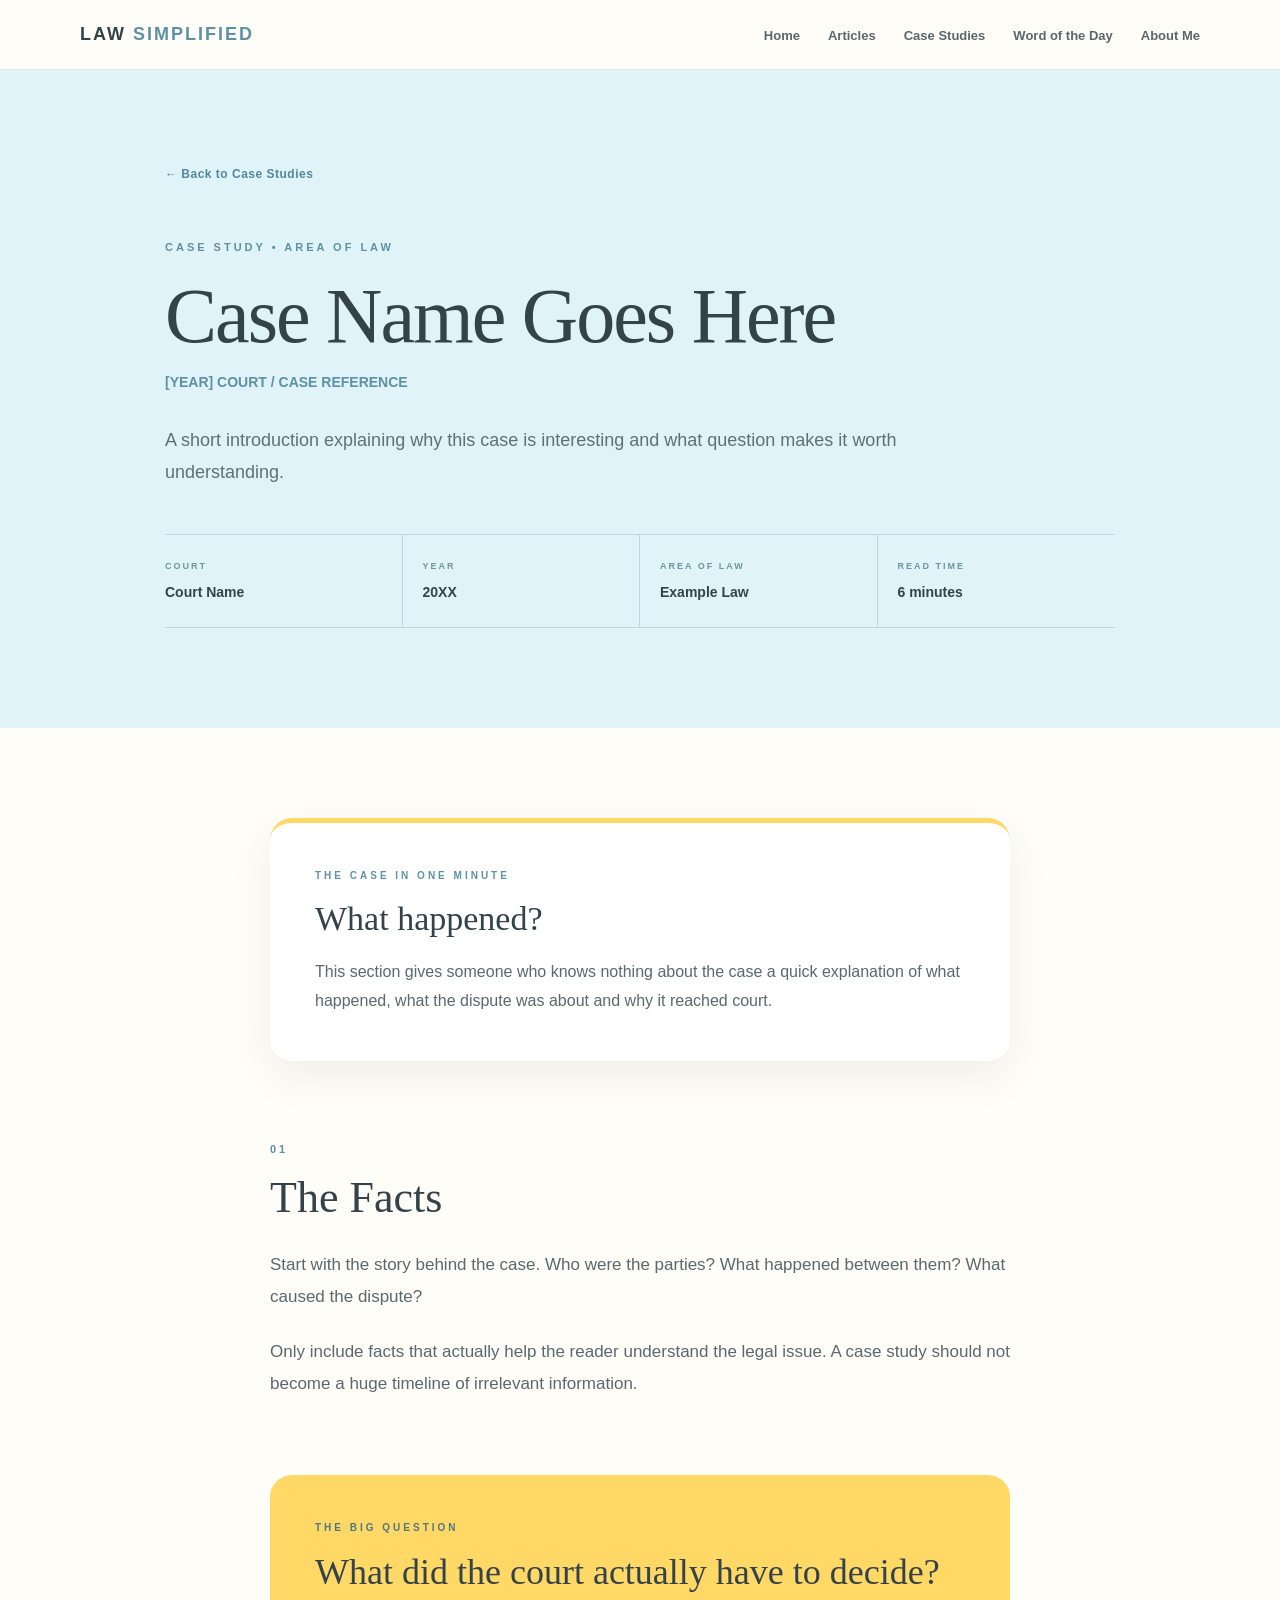
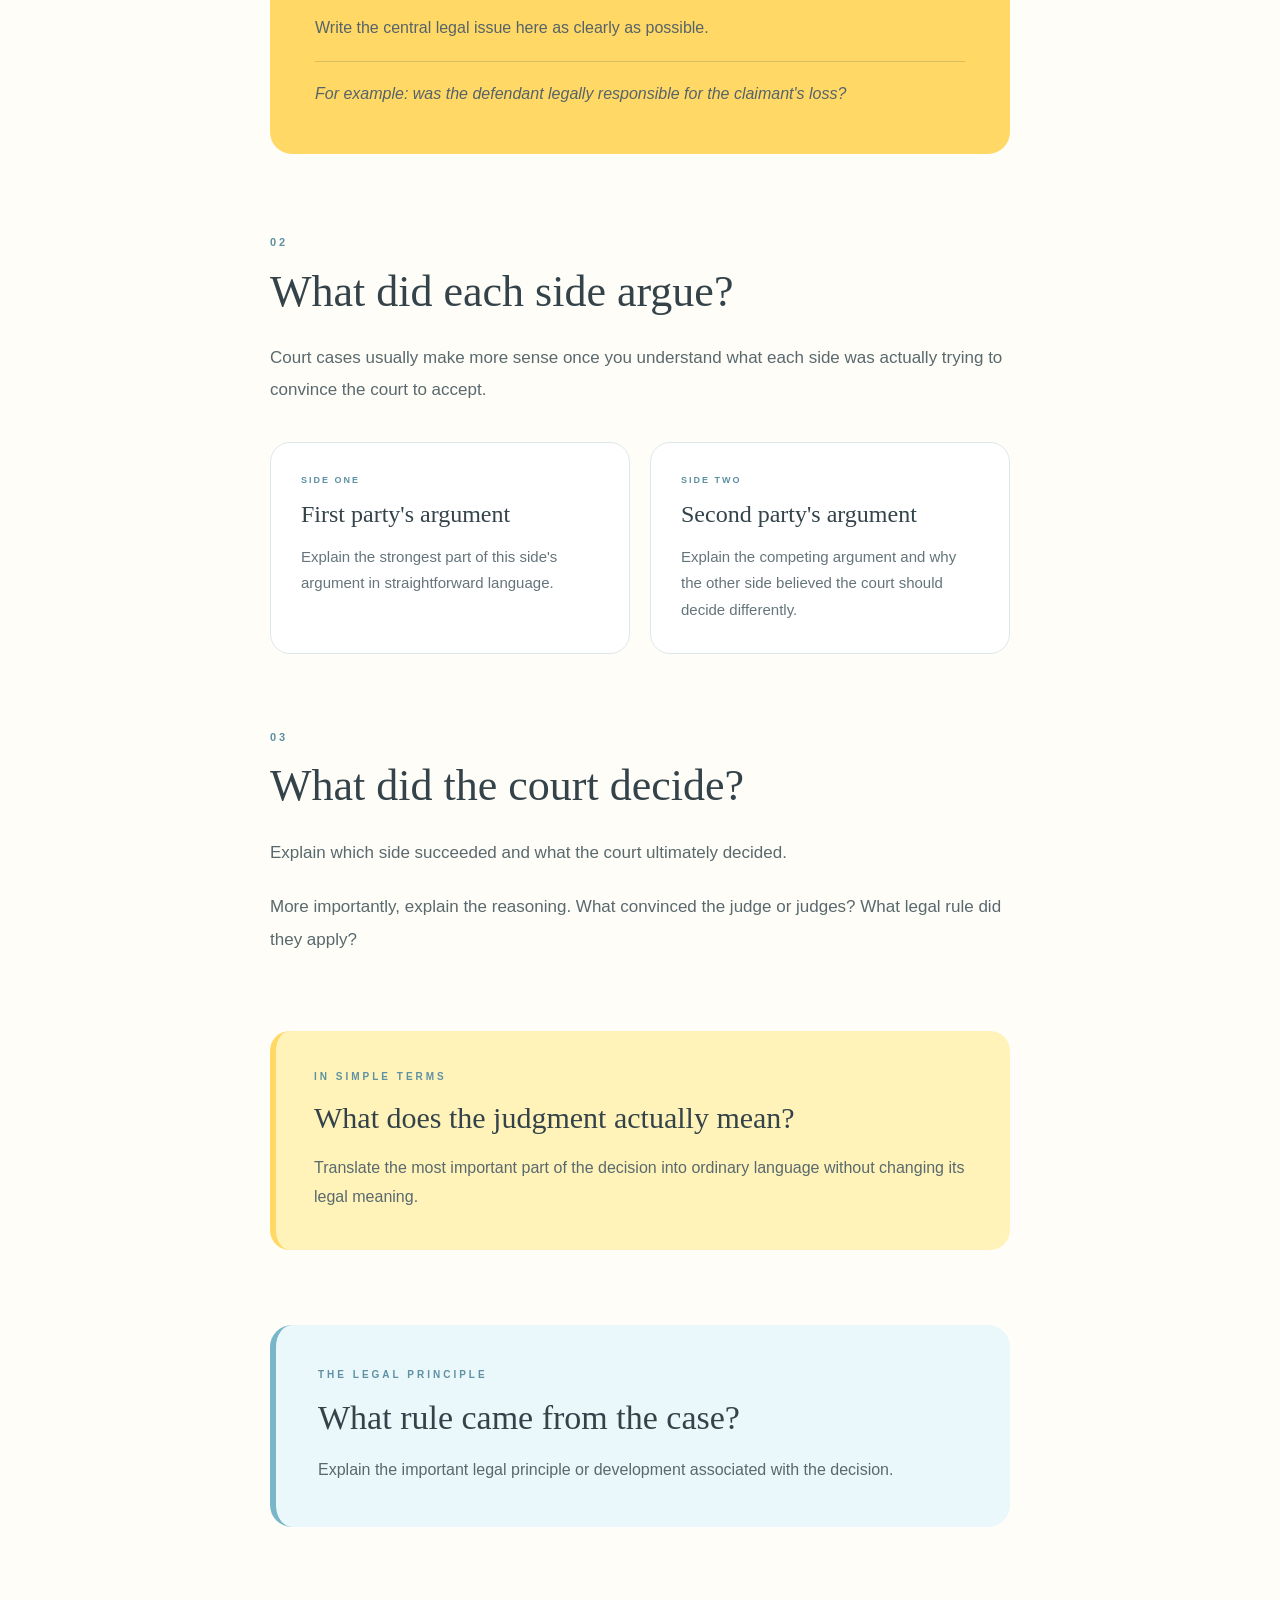
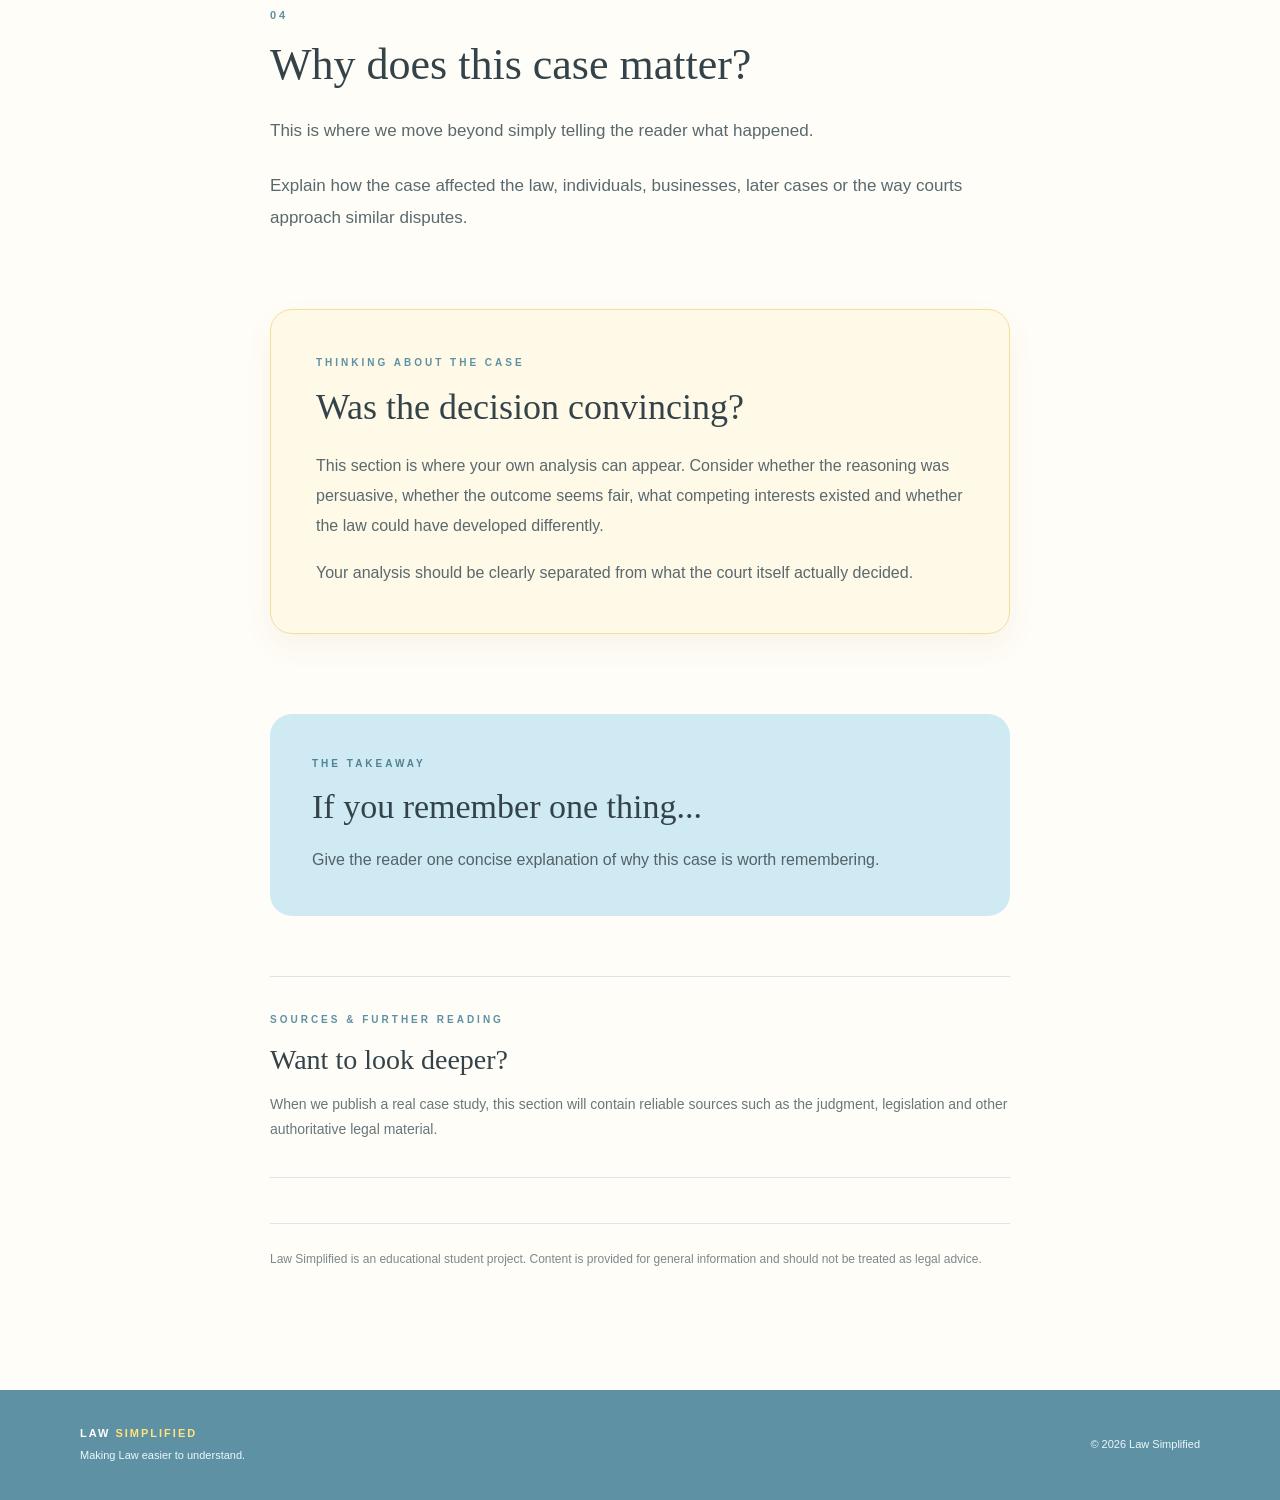
<file: cases/case-template.html>
<!DOCTYPE html>
<html lang="en">

<head>
    <meta charset="UTF-8">
    <meta name="viewport" content="width=device-width, initial-scale=1.0">

    <title>Case Study | Law Simplified</title>

    <link rel="stylesheet" href="../css/style.css">
</head>


<body>

    <!-- ==================== NAVIGATION ==================== -->

    <header class="site-header">

        <nav class="navbar">

            <a href="../index.html" class="logo">
                LAW<span>SIMPLIFIED</span>
            </a>

            <ul class="nav-links">

                <li>
                    <a href="../index.html">
                        Home
                    </a>
                </li>

                <li>
                    <a href="../index.html#articles">
                        Articles
                    </a>
                </li>

                <li>
                    <a href="../index.html#cases">
                        Case Studies
                    </a>
                </li>

                <li>
                    <a href="../index.html#word-of-the-day">
                        Word of the Day
                    </a>
                </li>

                <li>
                    <a href="../index.html#about">
                        About Me
                    </a>
                </li>

            </ul>

        </nav>

    </header>


    <!-- ==================== CASE STUDY ==================== -->

    <main>


        <!-- ==================== CASE HEADER ==================== -->

        <section class="case-page-header">

            <div class="case-page-header-content">

                <a href="../index.html#cases"
                   class="article-back-link">
                    ← Back to Case Studies
                </a>

                <p class="case-page-category">
                    CASE STUDY • AREA OF LAW
                </p>

                <h1>
                    Case Name Goes Here
                </h1>

                <p class="case-citation">
                    [YEAR] COURT / CASE REFERENCE
                </p>

                <p class="case-page-introduction">
                    A short introduction explaining why this case is
                    interesting and what question makes it worth understanding.
                </p>


                <!-- QUICK CASE INFORMATION -->

                <div class="case-details-grid">

                    <div class="case-detail">

                        <p class="case-detail-label">
                            COURT
                        </p>

                        <p class="case-detail-value">
                            Court Name
                        </p>

                    </div>


                    <div class="case-detail">

                        <p class="case-detail-label">
                            YEAR
                        </p>

                        <p class="case-detail-value">
                            20XX
                        </p>

                    </div>


                    <div class="case-detail">

                        <p class="case-detail-label">
                            AREA OF LAW
                        </p>

                        <p class="case-detail-value">
                            Example Law
                        </p>

                    </div>


                    <div class="case-detail">

                        <p class="case-detail-label">
                            READ TIME
                        </p>

                        <p class="case-detail-value">
                            6 minutes
                        </p>

                    </div>

                </div>

            </div>

        </section>


        <!-- ==================== CASE BODY ==================== -->

        <article class="case-page-body">


            <!-- ==================== CASE IN ONE MINUTE ==================== -->

            <section class="case-summary-box">

                <p class="explainer-label">
                    THE CASE IN ONE MINUTE
                </p>

                <h2>
                    What happened?
                </h2>

                <p>
                    This section gives someone who knows nothing about
                    the case a quick explanation of what happened,
                    what the dispute was about and why it reached court.
                </p>

            </section>


            <!-- ==================== FACTS ==================== -->

            <section class="case-content-section">

                <p class="article-section-number">
                    01
                </p>

                <h2>
                    The Facts
                </h2>

                <p>
                    Start with the story behind the case. Who were the
                    parties? What happened between them? What caused the
                    dispute?
                </p>

                <p>
                    Only include facts that actually help the reader
                    understand the legal issue. A case study should not
                    become a huge timeline of irrelevant information.
                </p>

            </section>


            <!-- ==================== LEGAL QUESTION ==================== -->

            <section class="legal-question-box">

                <p class="explainer-label">
                    THE BIG QUESTION
                </p>

                <h2>
                    What did the court actually have to decide?
                </h2>

                <p>
                    Write the central legal issue here as clearly as
                    possible.
                </p>

                <p class="question-example">
                    For example: was the defendant legally responsible
                    for the claimant's loss?
                </p>

            </section>


            <!-- ==================== ARGUMENTS ==================== -->

            <section class="case-content-section">

                <p class="article-section-number">
                    02
                </p>

                <h2>
                    What did each side argue?
                </h2>

                <p>
                    Court cases usually make more sense once you understand
                    what each side was actually trying to convince the
                    court to accept.
                </p>


                <div class="arguments-grid">

                    <div class="argument-card">

                        <p class="argument-label">
                            SIDE ONE
                        </p>

                        <h3>
                            First party's argument
                        </h3>

                        <p>
                            Explain the strongest part of this side's
                            argument in straightforward language.
                        </p>

                    </div>


                    <div class="argument-card">

                        <p class="argument-label">
                            SIDE TWO
                        </p>

                        <h3>
                            Second party's argument
                        </h3>

                        <p>
                            Explain the competing argument and why the
                            other side believed the court should decide
                            differently.
                        </p>

                    </div>

                </div>

            </section>


            <!-- ==================== DECISION ==================== -->

            <section class="case-content-section">

                <p class="article-section-number">
                    03
                </p>

                <h2>
                    What did the court decide?
                </h2>

                <p>
                    Explain which side succeeded and what the court
                    ultimately decided.
                </p>

                <p>
                    More importantly, explain the reasoning. What convinced
                    the judge or judges? What legal rule did they apply?
                </p>

            </section>


            <!-- ==================== SIMPLE TERMS ==================== -->

            <aside class="legal-explainer">

                <p class="explainer-label">
                    IN SIMPLE TERMS
                </p>

                <h3>
                    What does the judgment actually mean?
                </h3>

                <p>
                    Translate the most important part of the decision
                    into ordinary language without changing its legal
                    meaning.
                </p>

            </aside>


            <!-- ==================== LEGAL PRINCIPLE ==================== -->

            <section class="case-principle">

                <p class="explainer-label">
                    THE LEGAL PRINCIPLE
                </p>

                <h2>
                    What rule came from the case?
                </h2>

                <p>
                    Explain the important legal principle or development
                    associated with the decision.
                </p>

            </section>


            <!-- ==================== WHY IT MATTERS ==================== -->

            <section class="case-content-section">

                <p class="article-section-number">
                    04
                </p>

                <h2>
                    Why does this case matter?
                </h2>

                <p>
                    This is where we move beyond simply telling the
                    reader what happened.
                </p>

                <p>
                    Explain how the case affected the law, individuals,
                    businesses, later cases or the way courts approach
                    similar disputes.
                </p>

            </section>


            <!-- ==================== ANALYSIS ==================== -->

            <section class="case-analysis">

                <p class="explainer-label">
                    THINKING ABOUT THE CASE
                </p>

                <h2>
                    Was the decision convincing?
                </h2>

                <p>
                    This section is where your own analysis can appear.
                    Consider whether the reasoning was persuasive,
                    whether the outcome seems fair, what competing
                    interests existed and whether the law could have
                    developed differently.
                </p>

                <p>
                    Your analysis should be clearly separated from what
                    the court itself actually decided.
                </p>

            </section>


            <!-- ==================== TAKEAWAY ==================== -->

            <section class="article-takeaway">

                <p class="explainer-label">
                    THE TAKEAWAY
                </p>

                <h2>
                    If you remember one thing...
                </h2>

                <p>
                    Give the reader one concise explanation of why this
                    case is worth remembering.
                </p>

            </section>


            <!-- ==================== SOURCES ==================== -->

            <section class="case-sources">

                <p class="explainer-label">
                    SOURCES & FURTHER READING
                </p>

                <h2>
                    Want to look deeper?
                </h2>

                <p>
                    When we publish a real case study, this section will
                    contain reliable sources such as the judgment,
                    legislation and other authoritative legal material.
                </p>

            </section>


            <!-- ==================== DISCLAIMER ==================== -->

            <div class="article-disclaimer">

                <p>
                    Law Simplified is an educational student project.
                    Content is provided for general information and
                    should not be treated as legal advice.
                </p>

            </div>

        </article>

    </main>


    <!-- ==================== FOOTER ==================== -->

    <footer class="site-footer">

        <div class="footer-content">

            <div>

                <p class="footer-logo">
                    LAW<span>SIMPLIFIED</span>
                </p>

                <p>
                    Making Law easier to understand.
                </p>

            </div>

            <p>
                © 2026 Law Simplified
            </p>

        </div>

    </footer>

</body>

</html>
</file>
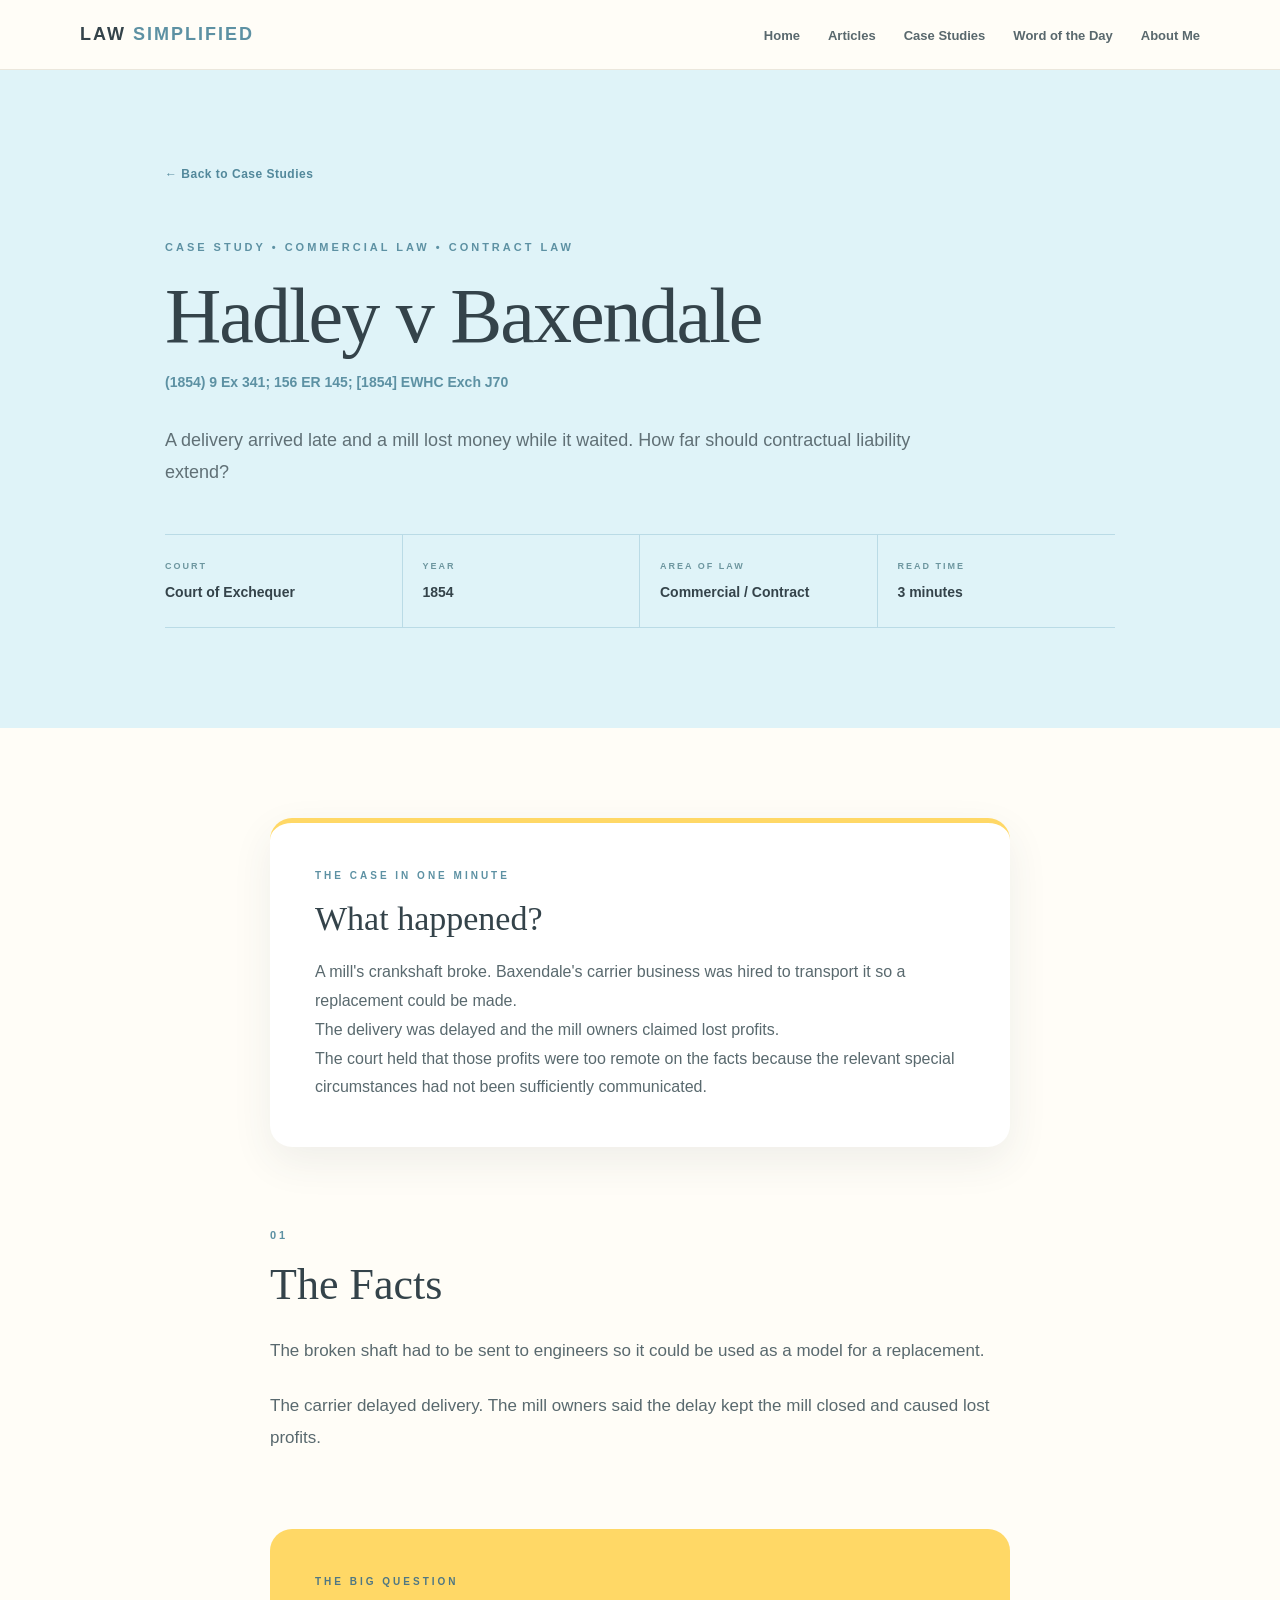
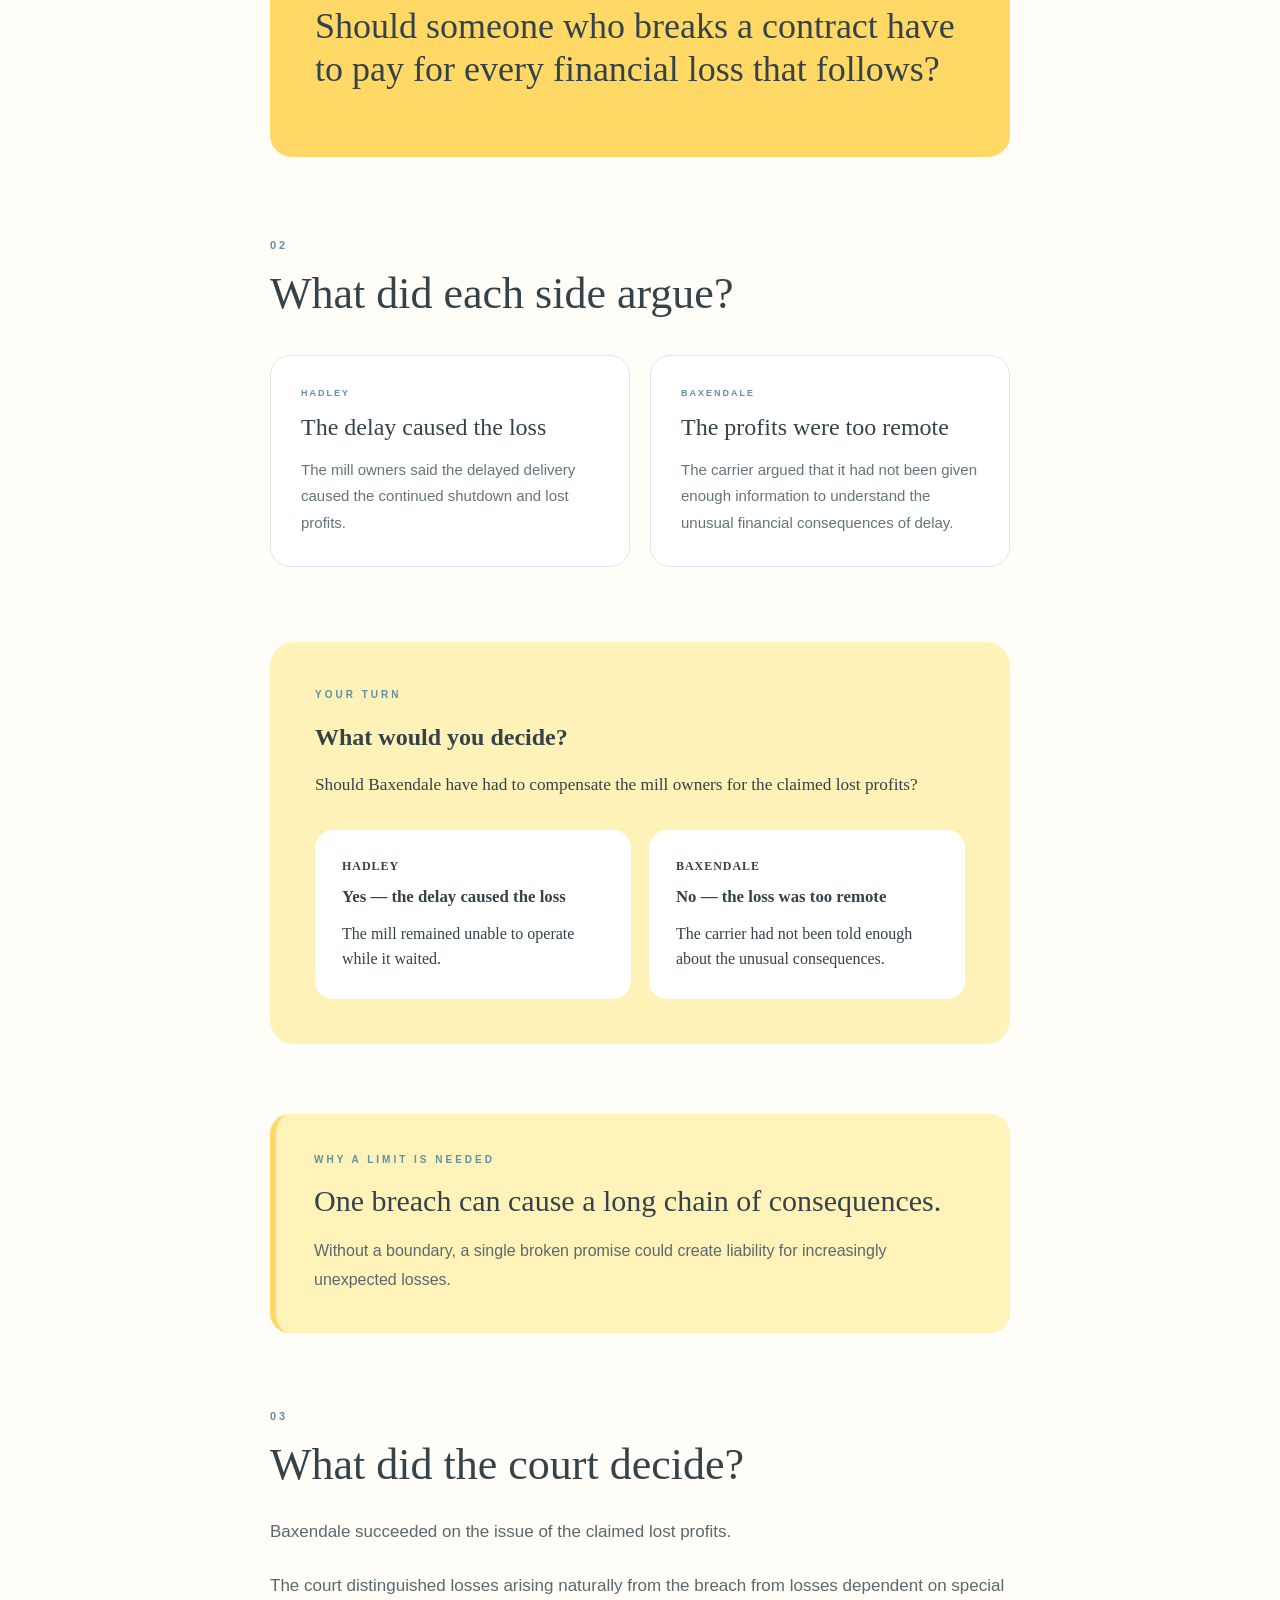
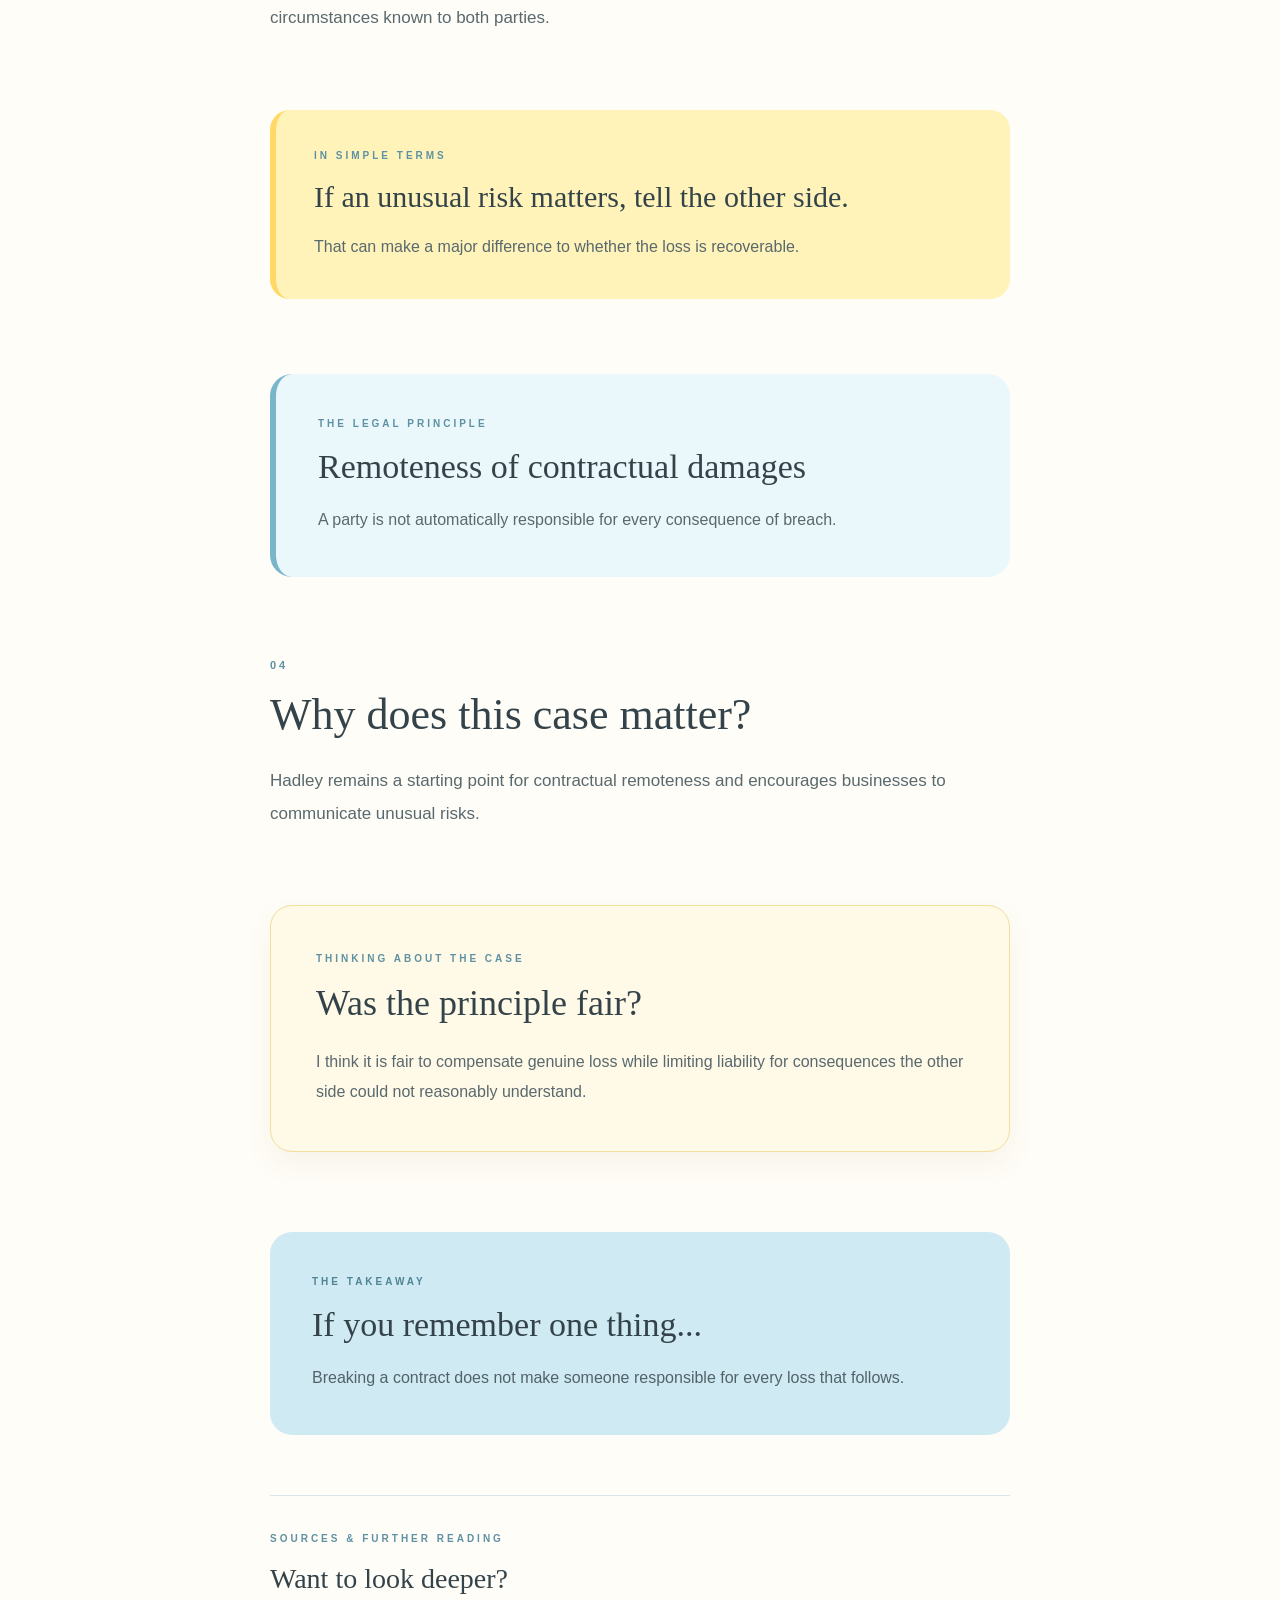
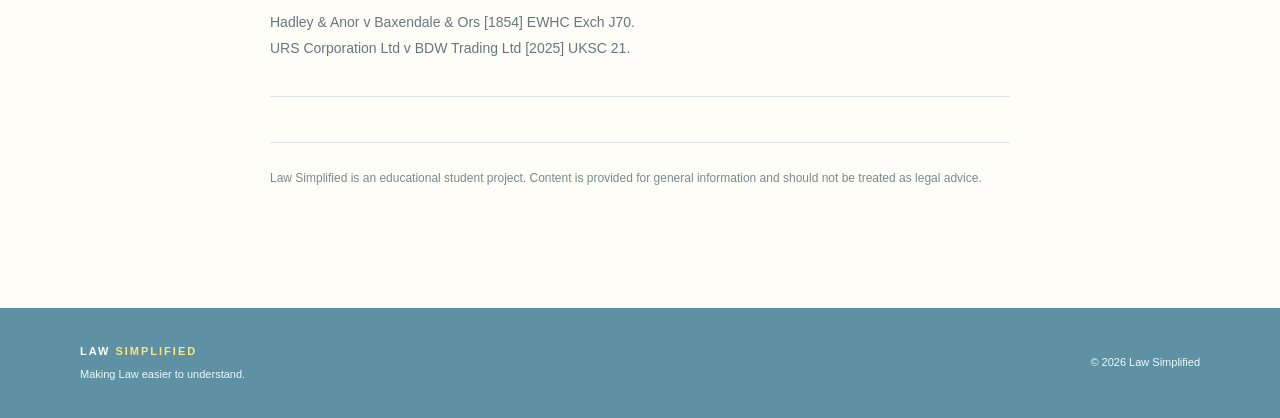
<file: cases/hadley-v-baxendale.html>
<!DOCTYPE html>
<html lang="en">
<head>
<meta charset="UTF-8">
<meta name="viewport" content="width=device-width, initial-scale=1.0">
<meta name="description" content="Hadley v Baxendale explained simply: remoteness of contractual damages.">
<title>Hadley v Baxendale | Law Simplified</title>
<link rel="stylesheet" href="../css/style.css">
</head>
<body>
<header class="site-header">
<nav class="navbar">
<a href="../index.html" class="logo">LAW<span>SIMPLIFIED</span></a>
<ul class="nav-links">
<li><a href="../index.html">Home</a></li>
<li><a href="../index.html#articles">Articles</a></li>
<li><a href="../index.html#cases">Case Studies</a></li>
<li><a href="../index.html#word-of-the-day">Word of the Day</a></li>
<li><a href="../index.html#about">About Me</a></li>
</ul>
</nav>
</header>

<main>
<section class="case-page-header">
<div class="case-page-header-content">
<a href="../index.html#cases" class="article-back-link">← Back to Case Studies</a>
<p class="case-page-category">CASE STUDY • COMMERCIAL LAW • CONTRACT LAW</p>
<h1>Hadley v Baxendale</h1>
<p class="case-citation">(1854) 9 Ex 341; 156 ER 145; [1854] EWHC Exch J70</p>
<p class="case-page-introduction">A delivery arrived late and a mill lost money while it waited. How far should contractual liability extend?</p>
<div class="case-details-grid">
<div class="case-detail"><p class="case-detail-label">COURT</p><p class="case-detail-value">Court of Exchequer</p></div>
<div class="case-detail"><p class="case-detail-label">YEAR</p><p class="case-detail-value">1854</p></div>
<div class="case-detail"><p class="case-detail-label">AREA OF LAW</p><p class="case-detail-value">Commercial / Contract</p></div>
<div class="case-detail"><p class="case-detail-label">READ TIME</p><p class="case-detail-value">3 minutes</p></div>
</div>
</div>
</section>
<article class="case-page-body">

<section class="case-summary-box"><p class="explainer-label">THE CASE IN ONE MINUTE</p><h2>What happened?</h2><p>A mill's crankshaft broke. Baxendale's carrier business was hired to transport it so a replacement could be made.</p><p>The delivery was delayed and the mill owners claimed lost profits.</p><p>The court held that those profits were too remote on the facts because the relevant special circumstances had not been sufficiently communicated.</p></section>
<section class="case-content-section"><p class="article-section-number">01</p><h2>The Facts</h2><p>The broken shaft had to be sent to engineers so it could be used as a model for a replacement.</p><p>The carrier delayed delivery. The mill owners said the delay kept the mill closed and caused lost profits.</p></section>
<section class="legal-question-box"><p class="explainer-label">THE BIG QUESTION</p><h2>Should someone who breaks a contract have to pay for every financial loss that follows?</h2></section>
<section class="case-content-section"><p class="article-section-number">02</p><h2>What did each side argue?</h2><div class="arguments-grid">
<div class="argument-card"><p class="argument-label">HADLEY</p><h3>The delay caused the loss</h3><p>The mill owners said the delayed delivery caused the continued shutdown and lost profits.</p></div>
<div class="argument-card"><p class="argument-label">BAXENDALE</p><h3>The profits were too remote</h3><p>The carrier argued that it had not been given enough information to understand the unusual financial consequences of delay.</p></div>
</div></section>

<section class="you-decide"
data-correct="baxendale"
data-agree-title="The court agreed with you."
data-agree-text="The claimed lost profits were too remote on the facts."
data-disagree-title="The court took a different view."
data-disagree-text="The court did not make Baxendale responsible for the claimed lost profits because the special circumstances had not been sufficiently communicated.">
<p class="explainer-label">YOUR TURN</p>
<h2>What would you decide?</h2>
<p class="you-decide-question">Should Baxendale have had to compensate the mill owners for the claimed lost profits?</p>
<div class="decision-options">
<button class="decision-button" data-answer="hadley">
<span class="decision-side">HADLEY</span><strong>Yes — the delay caused the loss</strong><span>The mill remained unable to operate while it waited.</span>
</button>
<button class="decision-button" data-answer="baxendale">
<span class="decision-side">BAXENDALE</span><strong>No — the loss was too remote</strong><span>The carrier had not been told enough about the unusual consequences.</span>
</button>
</div>
<div class="decision-result">
<p class="decision-result-label">YOUR DECISION</p>
<h3 class="decision-result-title"></h3>
<p class="decision-result-text"></p>
<div class="poll-preview">
<p class="poll-preview-label">READER RESULTS</p>
<p class="poll-preview-note">Live percentages will appear here once public voting is connected.</p>
</div>
</div>
</section>

<aside class="legal-explainer"><p class="explainer-label">WHY A LIMIT IS NEEDED</p><h3>One breach can cause a long chain of consequences.</h3><p>Without a boundary, a single broken promise could create liability for increasingly unexpected losses.</p></aside>
<section class="case-content-section"><p class="article-section-number">03</p><h2>What did the court decide?</h2><p>Baxendale succeeded on the issue of the claimed lost profits.</p><p>The court distinguished losses arising naturally from the breach from losses dependent on special circumstances known to both parties.</p></section>
<aside class="legal-explainer"><p class="explainer-label">IN SIMPLE TERMS</p><h3>If an unusual risk matters, tell the other side.</h3><p>That can make a major difference to whether the loss is recoverable.</p></aside>
<section class="case-principle"><p class="explainer-label">THE LEGAL PRINCIPLE</p><h2>Remoteness of contractual damages</h2><p>A party is not automatically responsible for every consequence of breach.</p></section>
<section class="case-content-section"><p class="article-section-number">04</p><h2>Why does this case matter?</h2><p>Hadley remains a starting point for contractual remoteness and encourages businesses to communicate unusual risks.</p></section>
<section class="case-analysis"><p class="explainer-label">THINKING ABOUT THE CASE</p><h2>Was the principle fair?</h2><p>I think it is fair to compensate genuine loss while limiting liability for consequences the other side could not reasonably understand.</p></section>
<section class="article-takeaway"><p class="explainer-label">THE TAKEAWAY</p><h2>If you remember one thing...</h2><p>Breaking a contract does not make someone responsible for every loss that follows.</p></section>
<section class="case-sources"><p class="explainer-label">SOURCES & FURTHER READING</p><h2>Want to look deeper?</h2><p>Hadley & Anor v Baxendale & Ors [1854] EWHC Exch J70.</p><p>URS Corporation Ltd v BDW Trading Ltd [2025] UKSC 21.</p></section>

<div class="article-disclaimer"><p>Law Simplified is an educational student project. Content is provided for general information and should not be treated as legal advice.</p></div>
</article>
</main>

<footer class="site-footer">
<div class="footer-content">
<div><p class="footer-logo">LAW<span>SIMPLIFIED</span></p><p>Making Law easier to understand.</p></div>
<p>© 2026 Law Simplified</p>
</div>
</footer>
<script src="../js/case-interactions.js"></script>
</body>
</html>
</file>
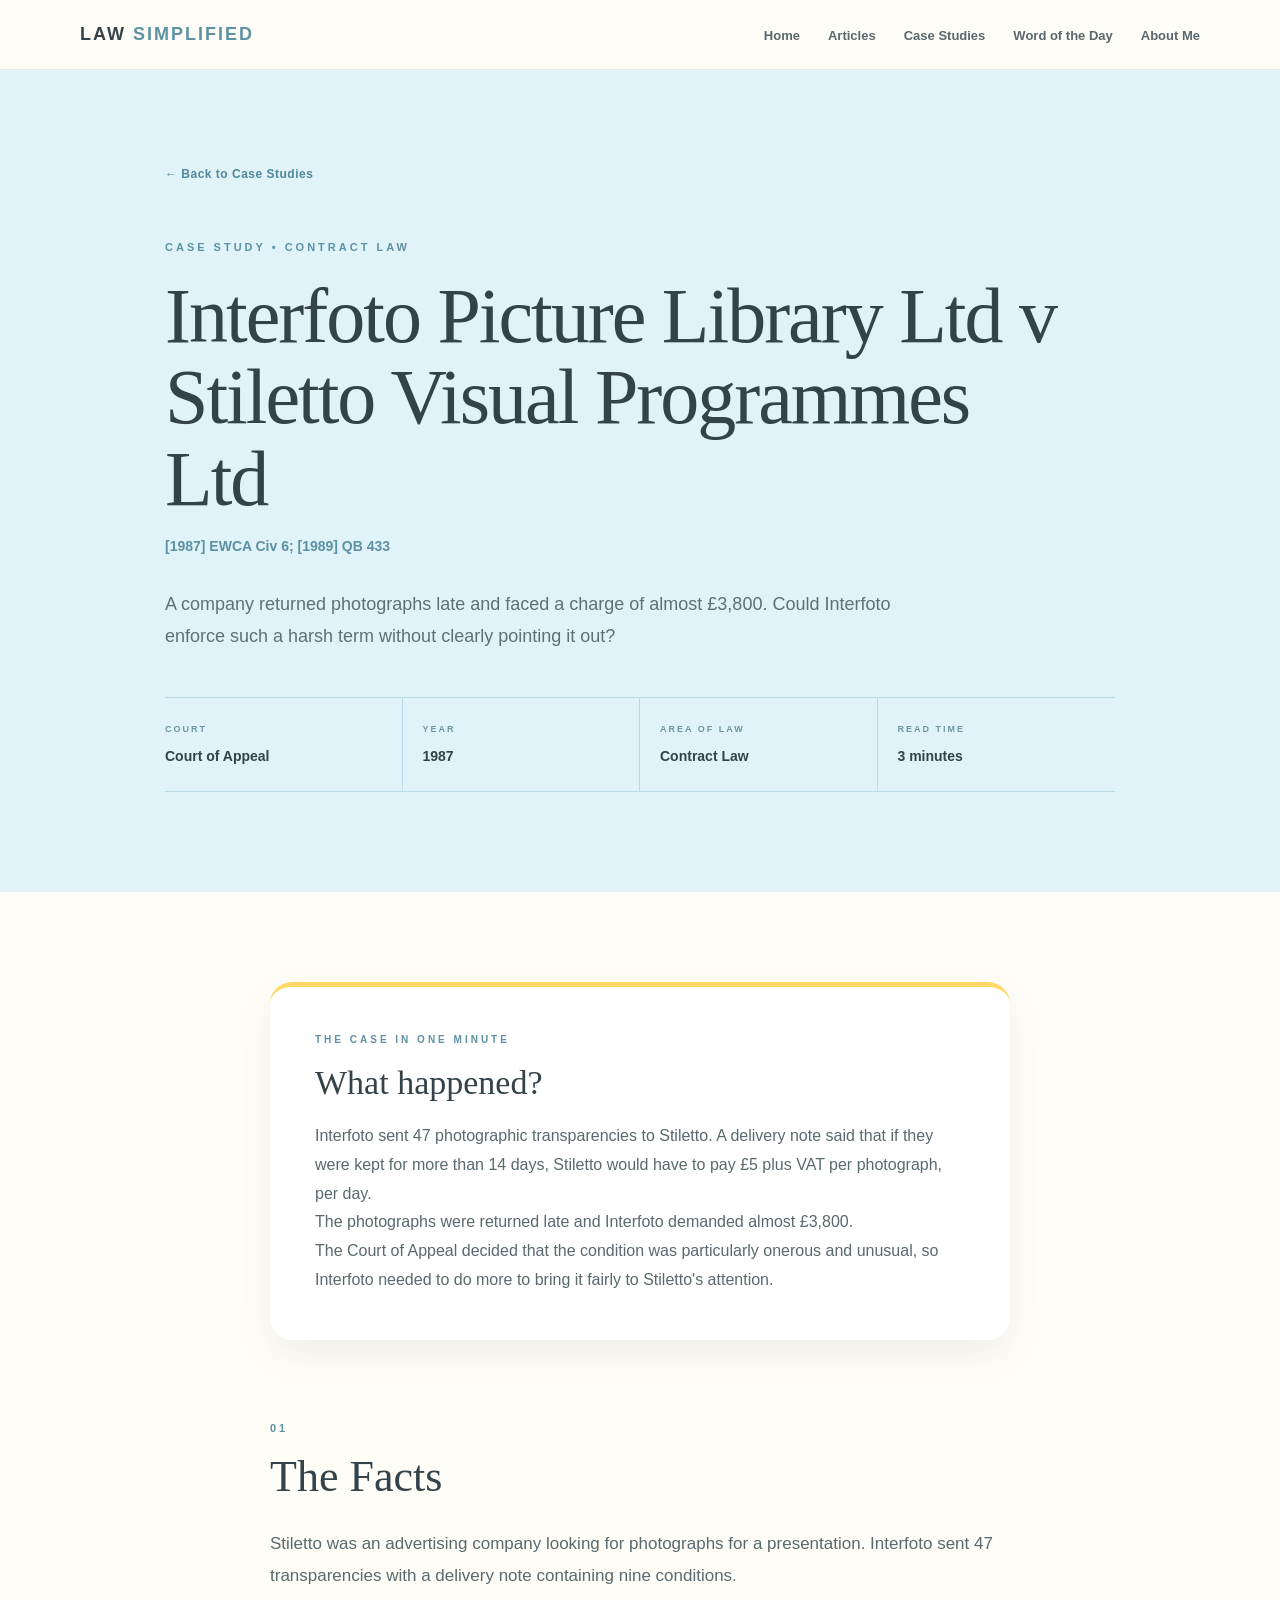
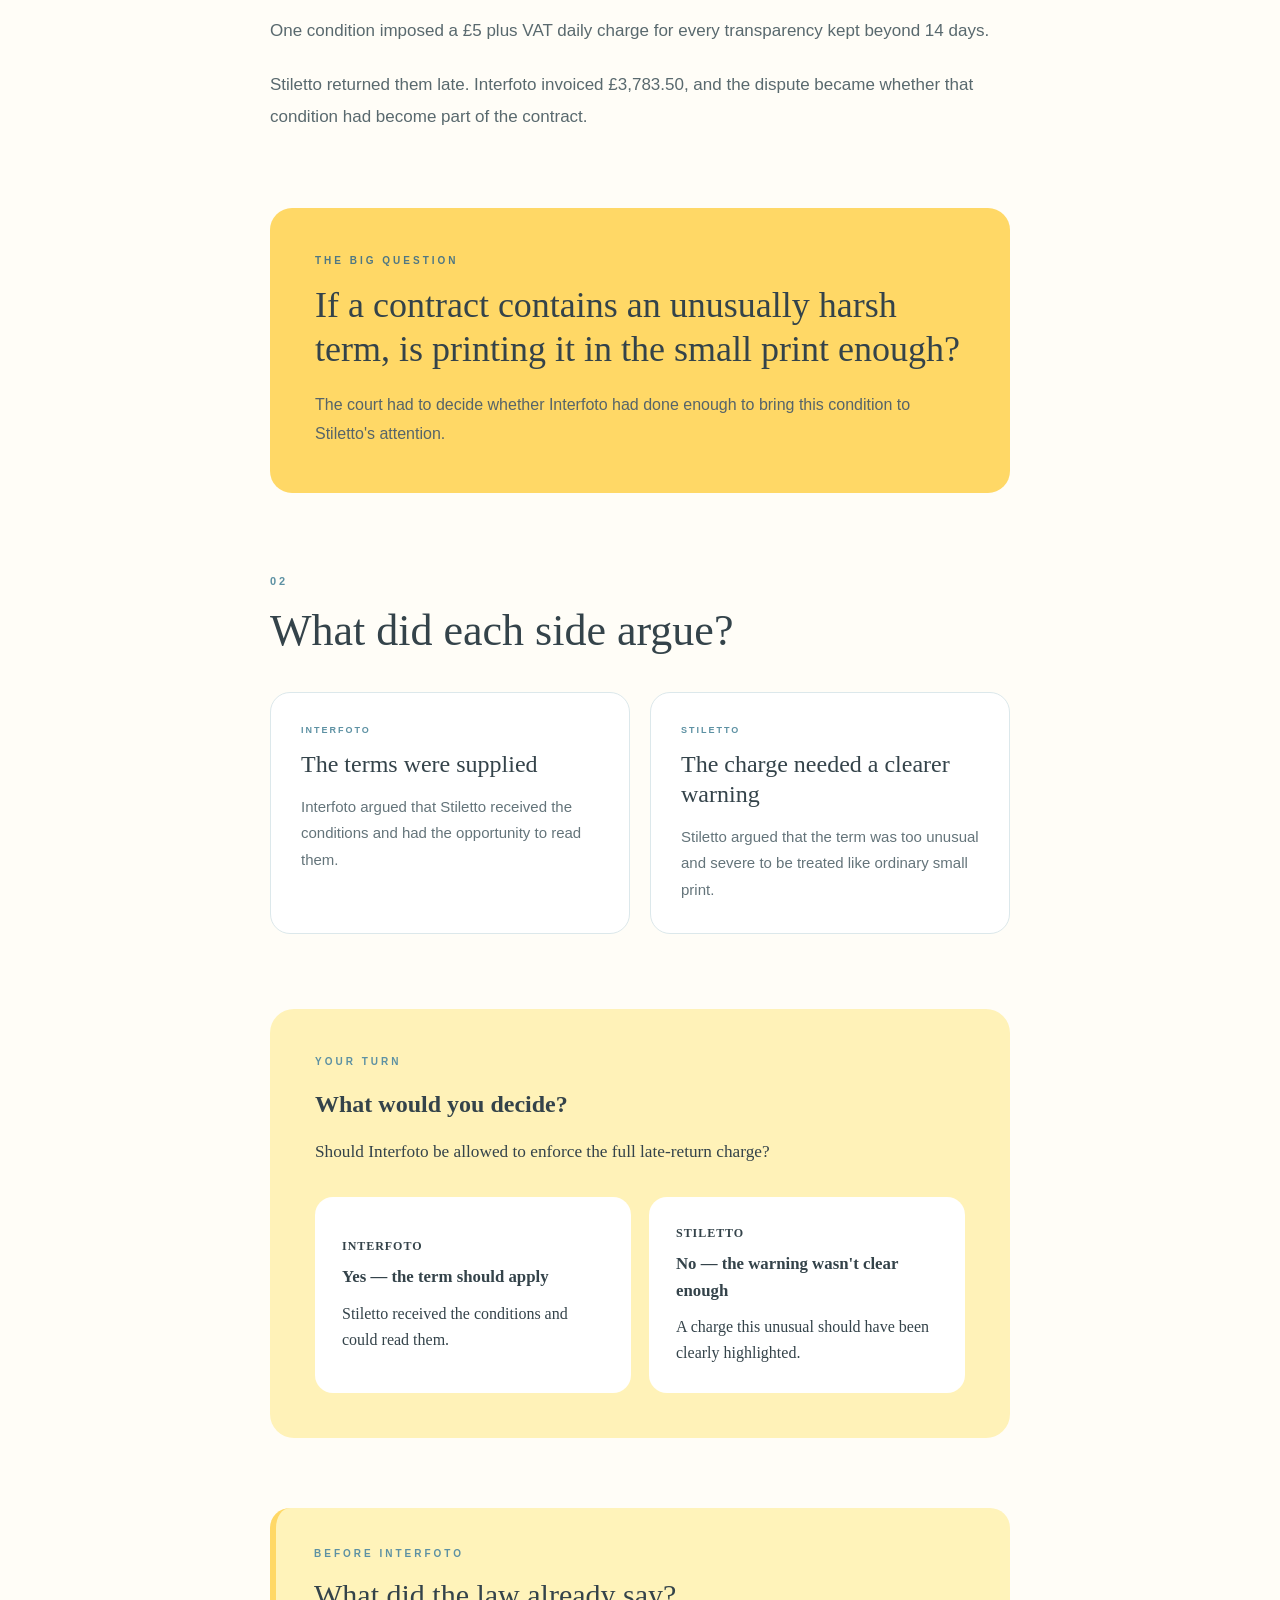
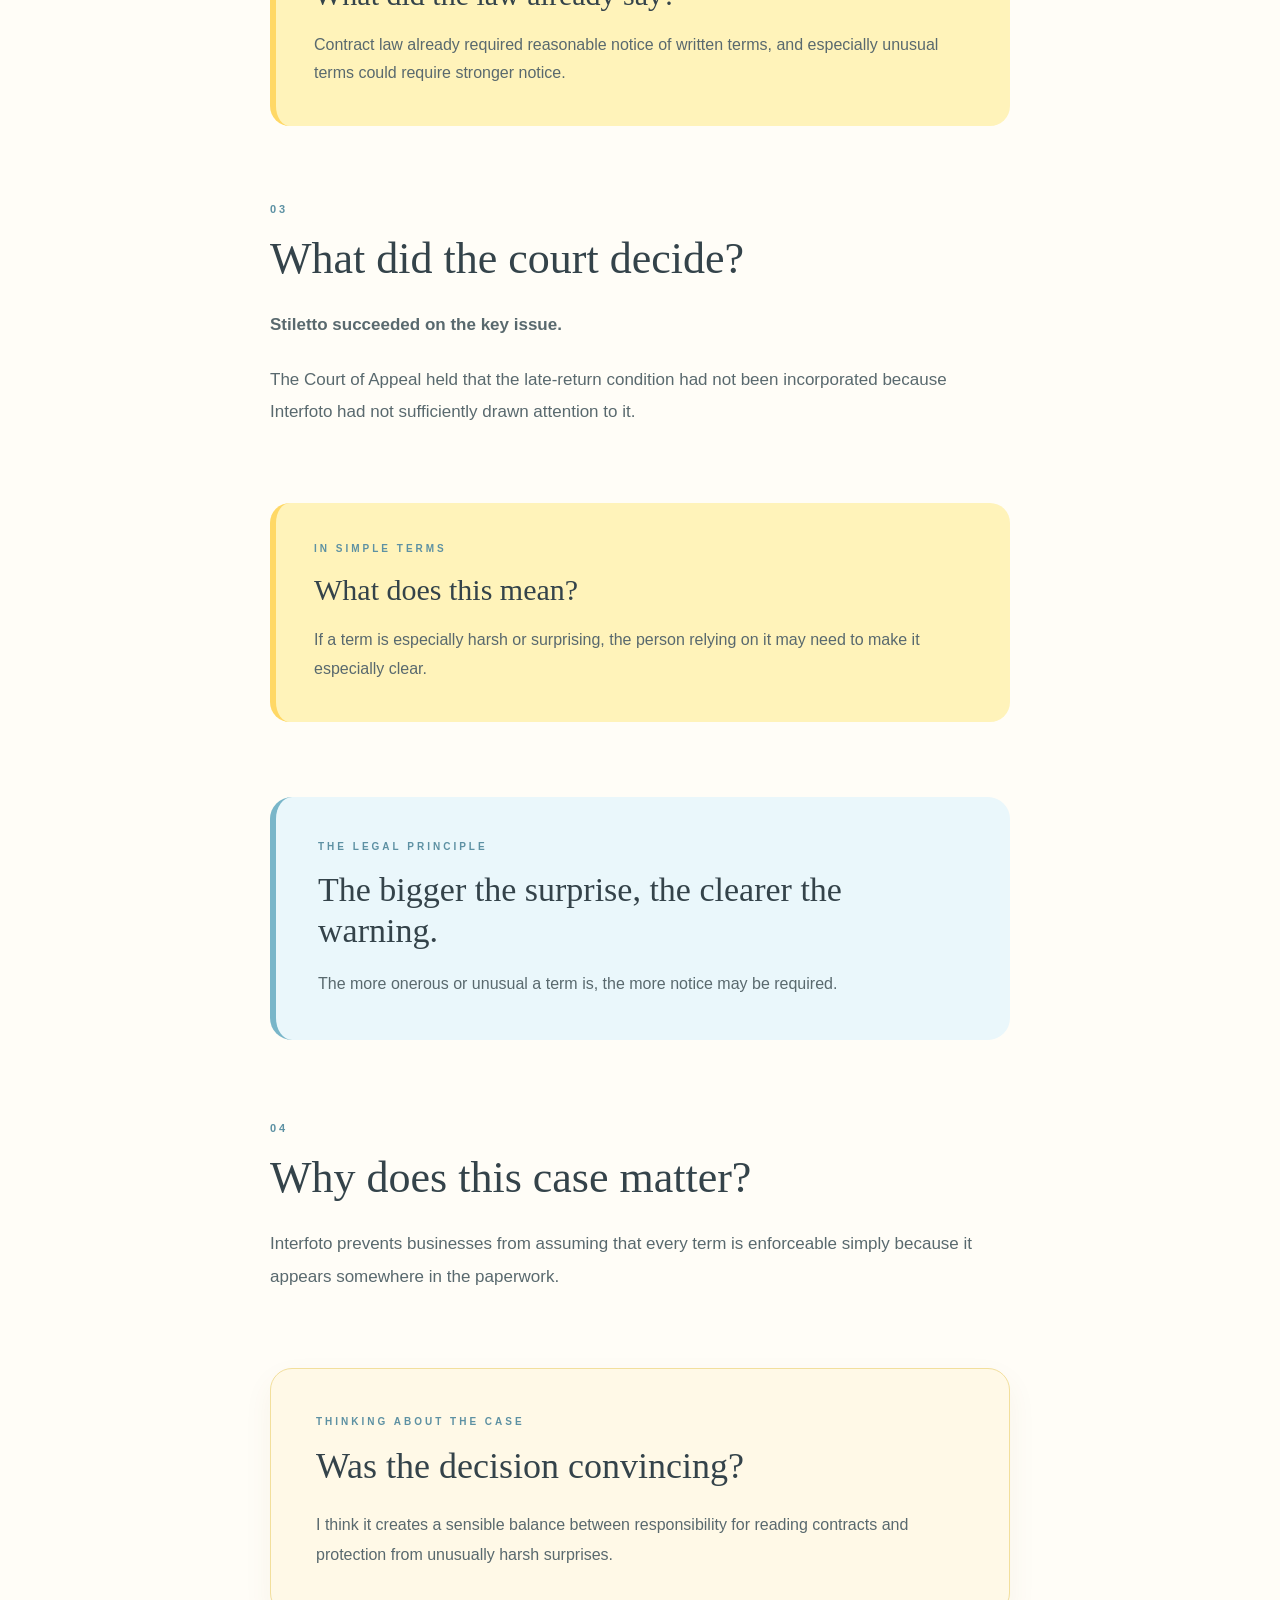
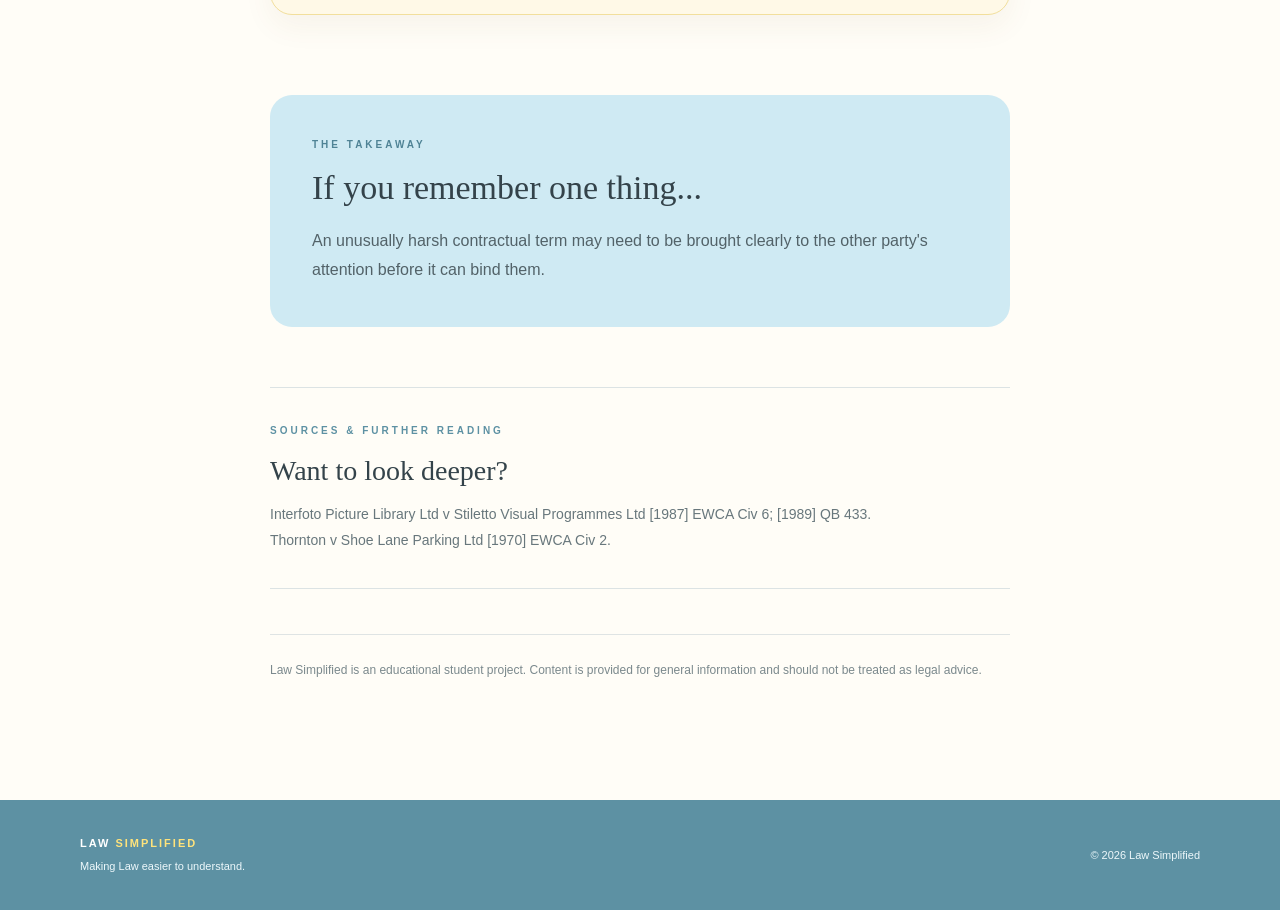
<file: cases/interfoto-v-stiletto.html>
<!DOCTYPE html>
<html lang="en">
<head>
<meta charset="UTF-8">
<meta name="viewport" content="width=device-width, initial-scale=1.0">
<meta name="description" content="Interfoto v Stiletto explained simply: unusual and onerous contract terms.">
<title>Interfoto v Stiletto | Law Simplified</title>
<link rel="stylesheet" href="../css/style.css">
</head>
<body>
<header class="site-header">
<nav class="navbar">
<a href="../index.html" class="logo">LAW<span>SIMPLIFIED</span></a>
<ul class="nav-links">
<li><a href="../index.html">Home</a></li>
<li><a href="../index.html#articles">Articles</a></li>
<li><a href="../index.html#cases">Case Studies</a></li>
<li><a href="../index.html#word-of-the-day">Word of the Day</a></li>
<li><a href="../index.html#about">About Me</a></li>
</ul>
</nav>
</header>

<main>
<section class="case-page-header">
<div class="case-page-header-content">
<a href="../index.html#cases" class="article-back-link">← Back to Case Studies</a>
<p class="case-page-category">CASE STUDY • CONTRACT LAW</p>
<h1>Interfoto Picture Library Ltd v Stiletto Visual Programmes Ltd</h1>
<p class="case-citation">[1987] EWCA Civ 6; [1989] QB 433</p>
<p class="case-page-introduction">A company returned photographs late and faced a charge of almost £3,800. Could Interfoto enforce such a harsh term without clearly pointing it out?</p>
<div class="case-details-grid">
<div class="case-detail"><p class="case-detail-label">COURT</p><p class="case-detail-value">Court of Appeal</p></div>
<div class="case-detail"><p class="case-detail-label">YEAR</p><p class="case-detail-value">1987</p></div>
<div class="case-detail"><p class="case-detail-label">AREA OF LAW</p><p class="case-detail-value">Contract Law</p></div>
<div class="case-detail"><p class="case-detail-label">READ TIME</p><p class="case-detail-value">3 minutes</p></div>
</div>
</div>
</section>
<article class="case-page-body">

<section class="case-summary-box"><p class="explainer-label">THE CASE IN ONE MINUTE</p><h2>What happened?</h2>
<p>Interfoto sent 47 photographic transparencies to Stiletto. A delivery note said that if they were kept for more than 14 days, Stiletto would have to pay £5 plus VAT per photograph, per day.</p>
<p>The photographs were returned late and Interfoto demanded almost £3,800.</p>
<p>The Court of Appeal decided that the condition was particularly onerous and unusual, so Interfoto needed to do more to bring it fairly to Stiletto's attention.</p></section>
<section class="case-content-section"><p class="article-section-number">01</p><h2>The Facts</h2>
<p>Stiletto was an advertising company looking for photographs for a presentation. Interfoto sent 47 transparencies with a delivery note containing nine conditions.</p>
<p>One condition imposed a £5 plus VAT daily charge for every transparency kept beyond 14 days.</p>
<p>Stiletto returned them late. Interfoto invoiced £3,783.50, and the dispute became whether that condition had become part of the contract.</p></section>
<section class="legal-question-box"><p class="explainer-label">THE BIG QUESTION</p><h2>If a contract contains an unusually harsh term, is printing it in the small print enough?</h2><p>The court had to decide whether Interfoto had done enough to bring this condition to Stiletto's attention.</p></section>
<section class="case-content-section"><p class="article-section-number">02</p><h2>What did each side argue?</h2>
<div class="arguments-grid">
<div class="argument-card"><p class="argument-label">INTERFOTO</p><h3>The terms were supplied</h3><p>Interfoto argued that Stiletto received the conditions and had the opportunity to read them.</p></div>
<div class="argument-card"><p class="argument-label">STILETTO</p><h3>The charge needed a clearer warning</h3><p>Stiletto argued that the term was too unusual and severe to be treated like ordinary small print.</p></div>
</div></section>

<section class="you-decide"
data-correct="stiletto"
data-agree-title="The Court of Appeal agreed with you."
data-agree-text="The court decided that this particular term was too onerous and unusual to rely on without clearer notice."
data-disagree-title="The Court of Appeal took a different view."
data-disagree-text="Although Stiletto received the conditions, Interfoto needed to do more to bring this unusual charge to its attention.">
<p class="explainer-label">YOUR TURN</p>
<h2>What would you decide?</h2>
<p class="you-decide-question">Should Interfoto be allowed to enforce the full late-return charge?</p>
<div class="decision-options">
<button class="decision-button" data-answer="interfoto">
<span class="decision-side">INTERFOTO</span><strong>Yes — the term should apply</strong><span>Stiletto received the conditions and could read them.</span>
</button>
<button class="decision-button" data-answer="stiletto">
<span class="decision-side">STILETTO</span><strong>No — the warning wasn't clear enough</strong><span>A charge this unusual should have been clearly highlighted.</span>
</button>
</div>
<div class="decision-result">
<p class="decision-result-label">YOUR DECISION</p>
<h3 class="decision-result-title"></h3>
<p class="decision-result-text"></p>
<div class="poll-preview">
<p class="poll-preview-label">READER RESULTS</p>
<p class="poll-preview-note">Live percentages will appear here once public voting is connected.</p>
</div>
</div>
</section>

<aside class="legal-explainer"><p class="explainer-label">BEFORE INTERFOTO</p><h3>What did the law already say?</h3><p>Contract law already required reasonable notice of written terms, and especially unusual terms could require stronger notice.</p></aside>
<section class="case-content-section"><p class="article-section-number">03</p><h2>What did the court decide?</h2><p><strong>Stiletto succeeded on the key issue.</strong></p><p>The Court of Appeal held that the late-return condition had not been incorporated because Interfoto had not sufficiently drawn attention to it.</p></section>
<aside class="legal-explainer"><p class="explainer-label">IN SIMPLE TERMS</p><h3>What does this mean?</h3><p>If a term is especially harsh or surprising, the person relying on it may need to make it especially clear.</p></aside>
<section class="case-principle"><p class="explainer-label">THE LEGAL PRINCIPLE</p><h2>The bigger the surprise, the clearer the warning.</h2><p>The more onerous or unusual a term is, the more notice may be required.</p></section>
<section class="case-content-section"><p class="article-section-number">04</p><h2>Why does this case matter?</h2><p>Interfoto prevents businesses from assuming that every term is enforceable simply because it appears somewhere in the paperwork.</p></section>
<section class="case-analysis"><p class="explainer-label">THINKING ABOUT THE CASE</p><h2>Was the decision convincing?</h2><p>I think it creates a sensible balance between responsibility for reading contracts and protection from unusually harsh surprises.</p></section>
<section class="article-takeaway"><p class="explainer-label">THE TAKEAWAY</p><h2>If you remember one thing...</h2><p>An unusually harsh contractual term may need to be brought clearly to the other party's attention before it can bind them.</p></section>
<section class="case-sources"><p class="explainer-label">SOURCES & FURTHER READING</p><h2>Want to look deeper?</h2><p>Interfoto Picture Library Ltd v Stiletto Visual Programmes Ltd [1987] EWCA Civ 6; [1989] QB 433.</p><p>Thornton v Shoe Lane Parking Ltd [1970] EWCA Civ 2.</p></section>

<div class="article-disclaimer"><p>Law Simplified is an educational student project. Content is provided for general information and should not be treated as legal advice.</p></div>
</article>
</main>

<footer class="site-footer">
<div class="footer-content">
<div><p class="footer-logo">LAW<span>SIMPLIFIED</span></p><p>Making Law easier to understand.</p></div>
<p>© 2026 Law Simplified</p>
</div>
</footer>
<script src="../js/case-interactions.js"></script>
</body>
</html>
</file>
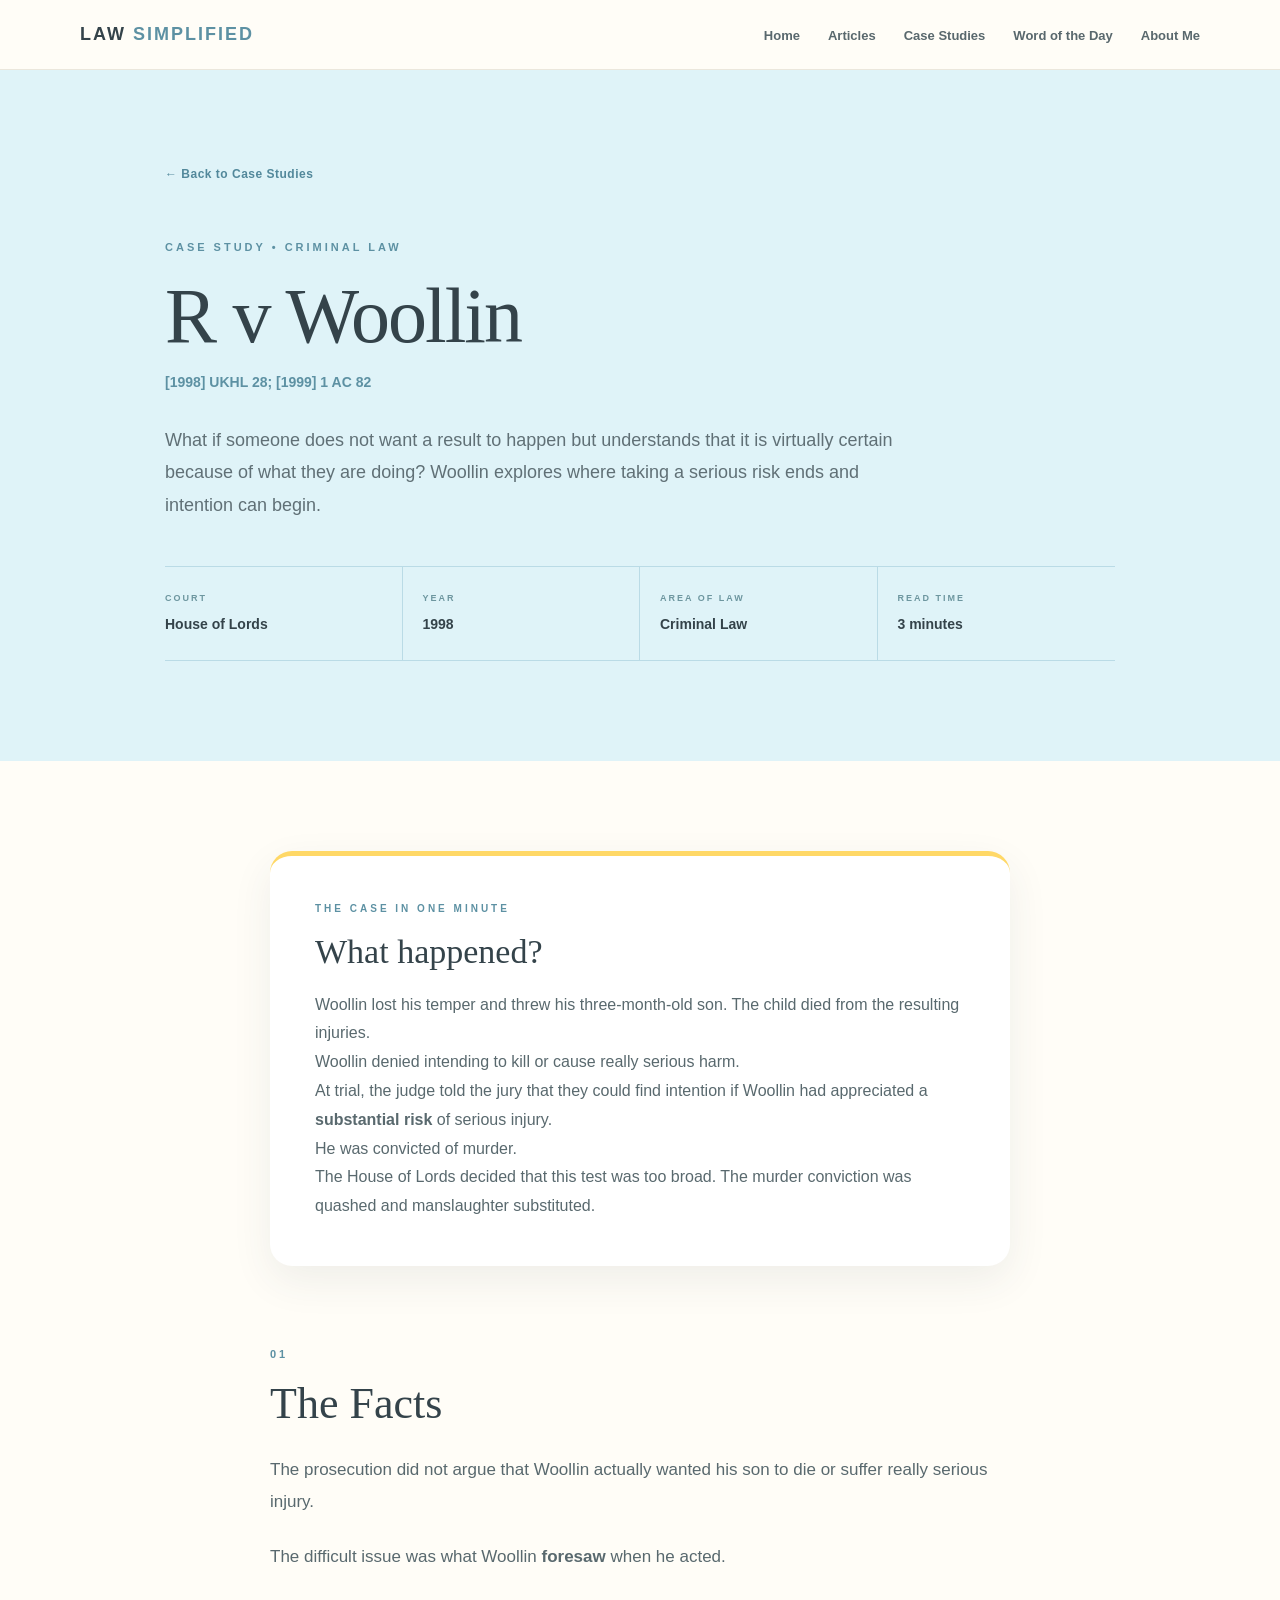
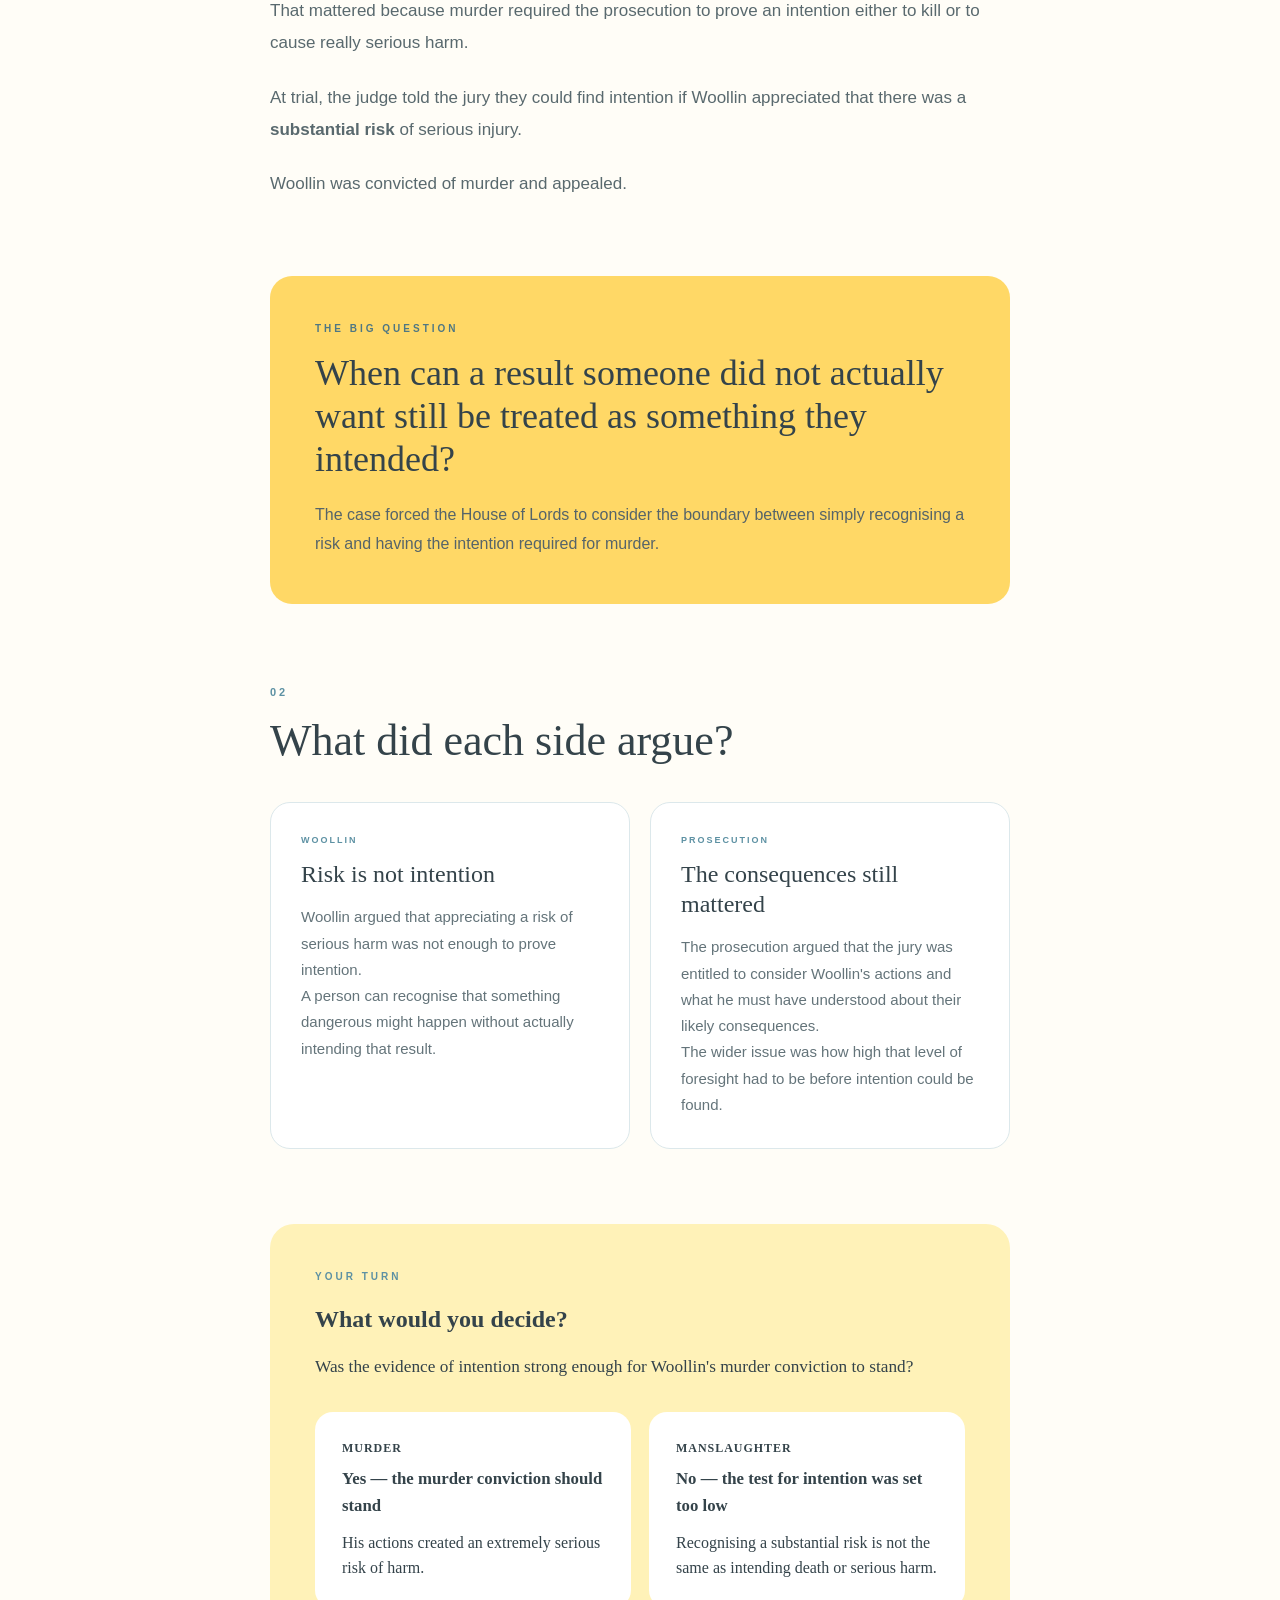
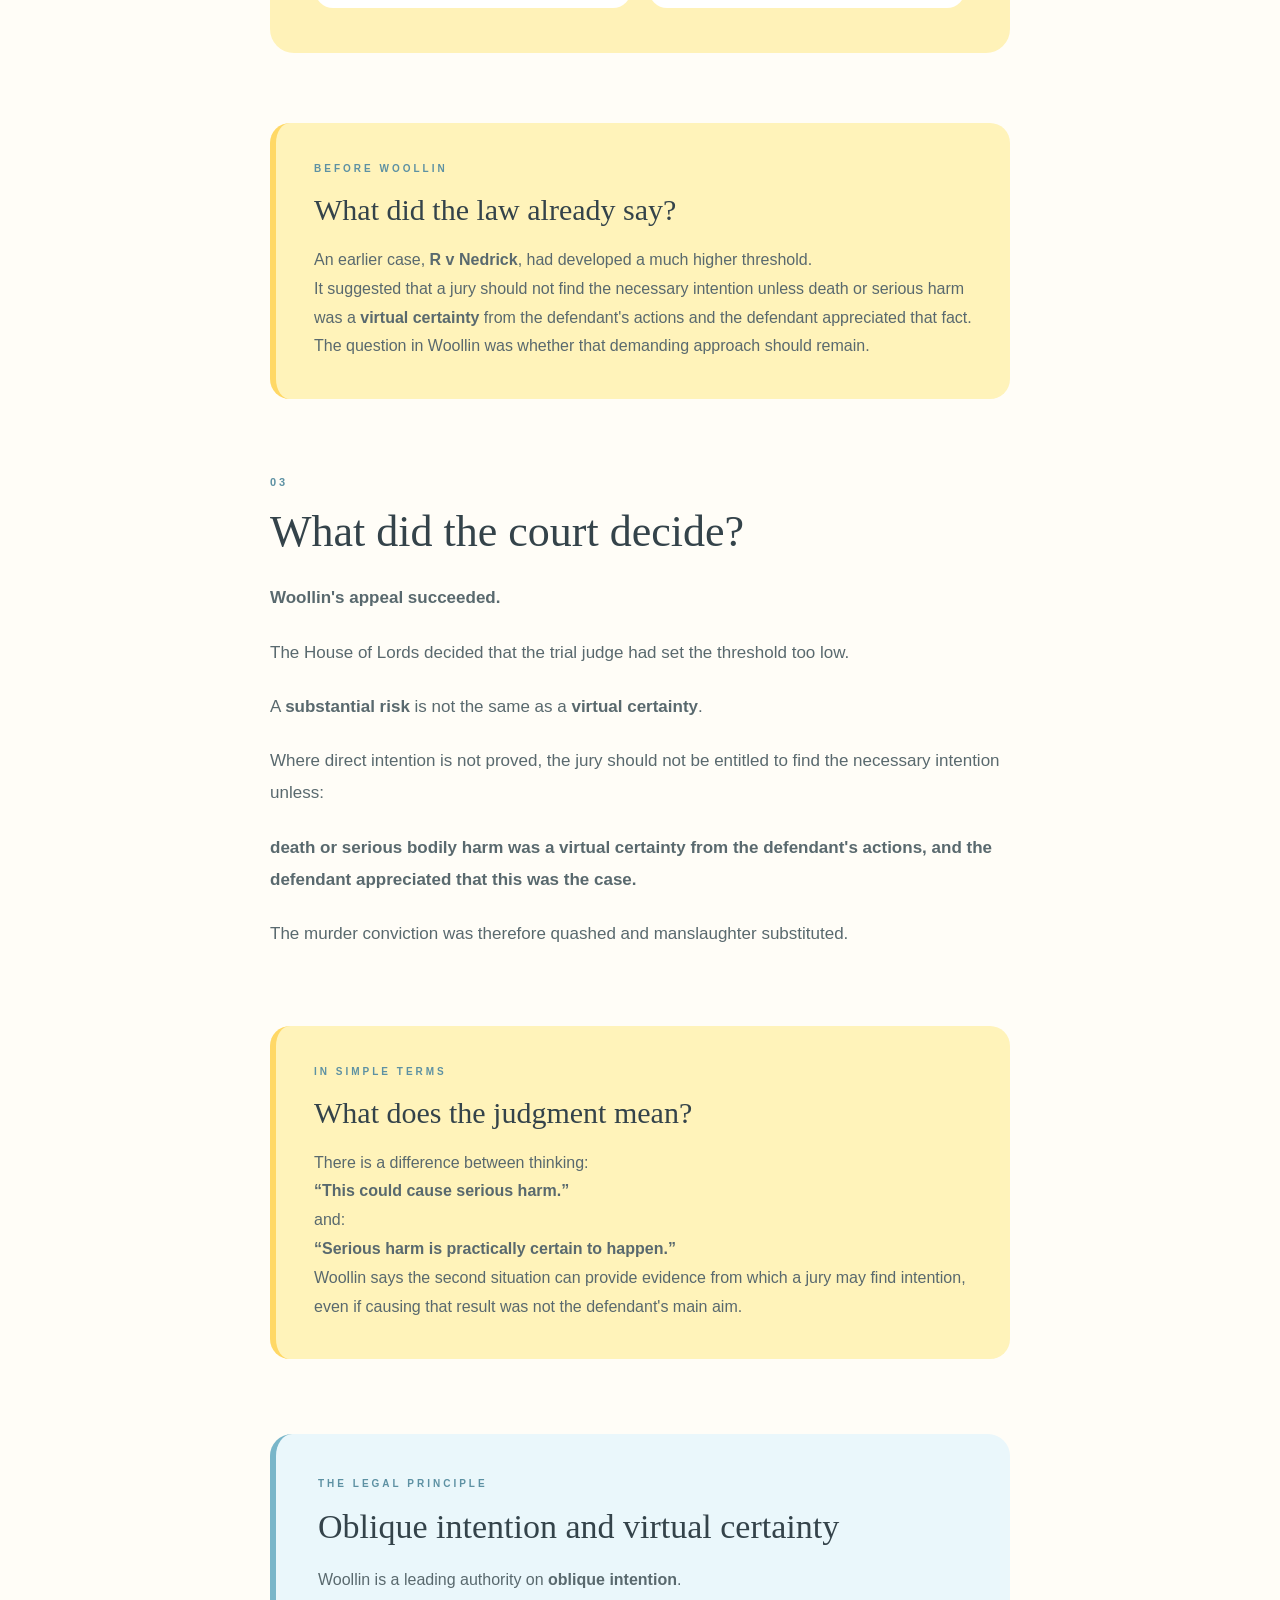
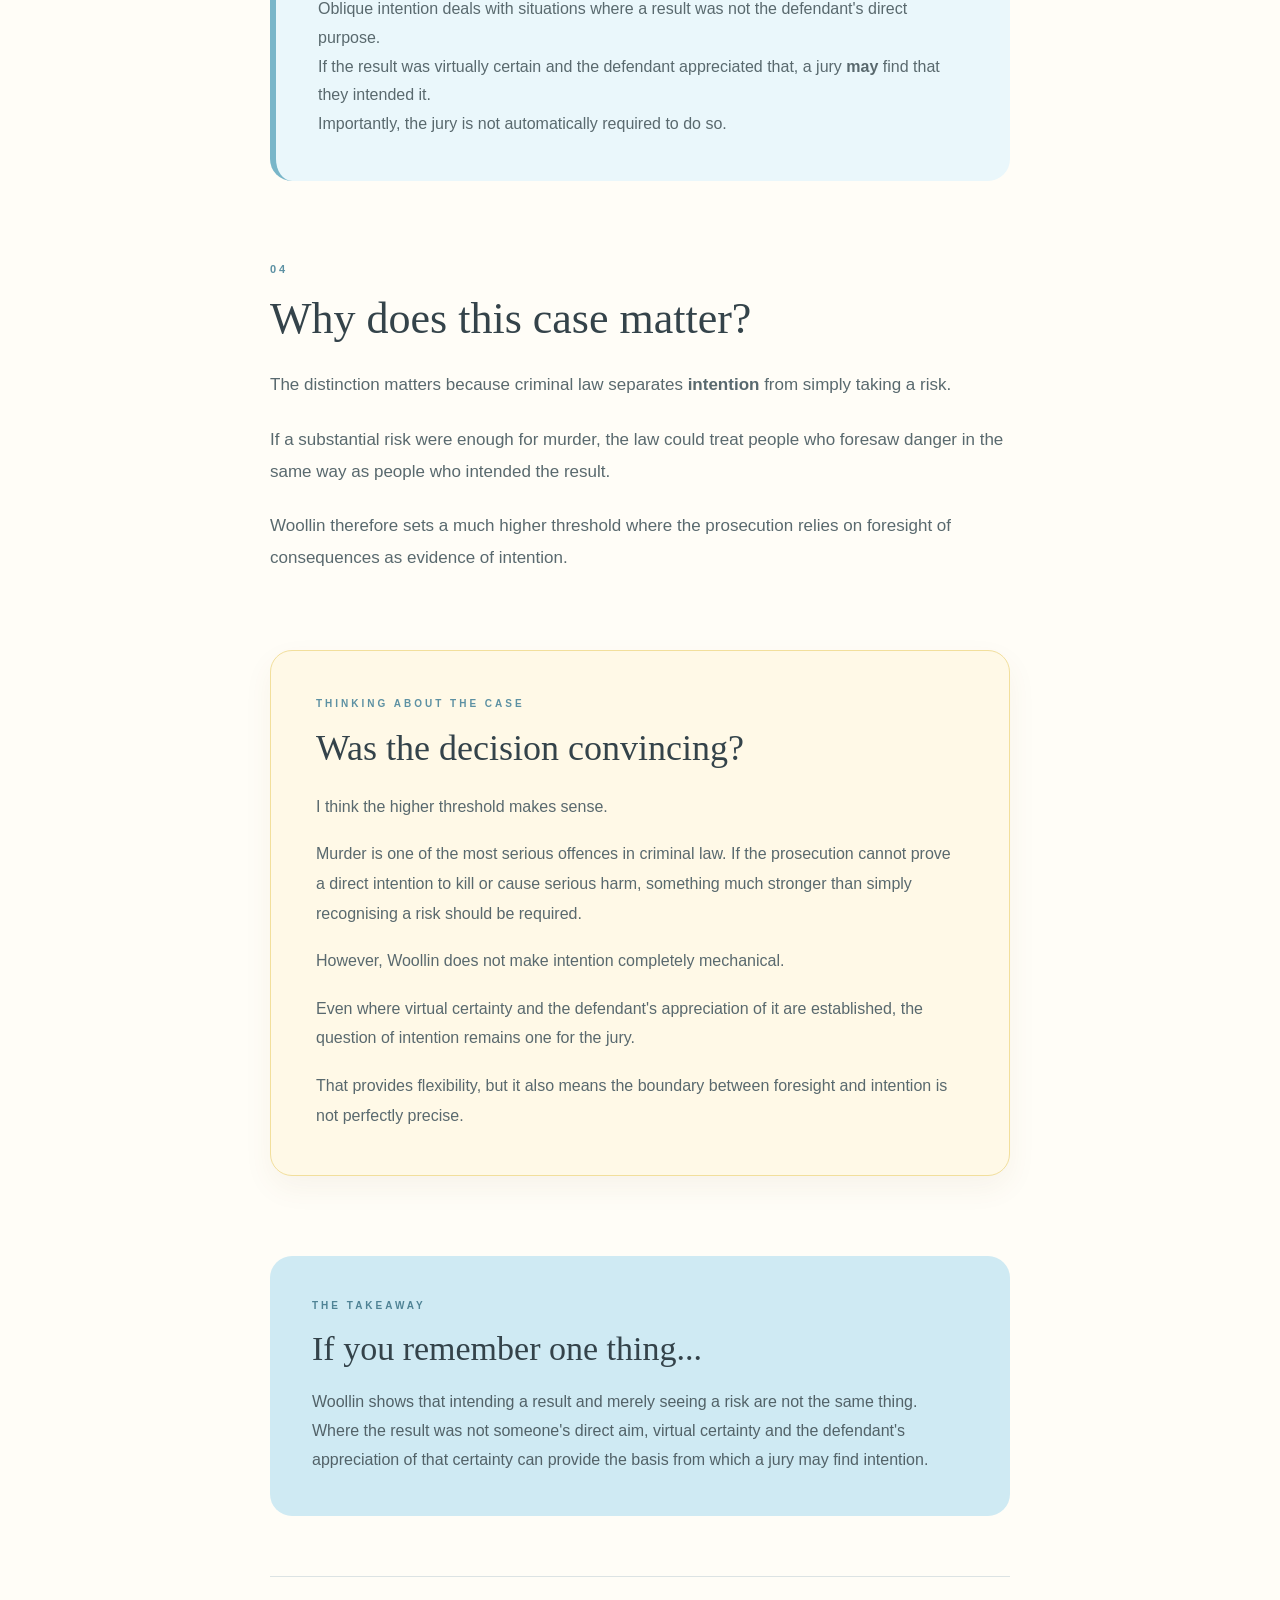
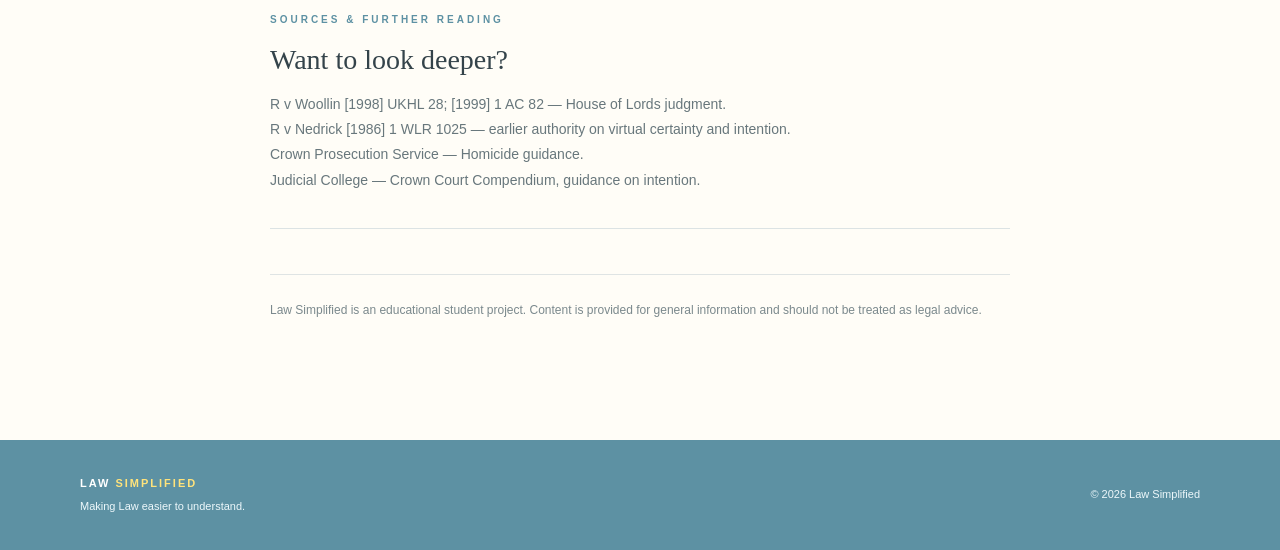
<file: cases/r-v-woollin.html>
<!DOCTYPE html>
<html lang="en">

<head>
    <meta charset="UTF-8">
    <meta name="viewport" content="width=device-width, initial-scale=1.0">

    <meta
        name="description"
        content="R v Woollin explained simply: virtual certainty, oblique intention and the mental element required for murder."
    >

    <title>R v Woollin | Law Simplified</title>

    <link rel="stylesheet" href="../css/style.css">
</head>

<body>

    <!-- ==================== NAVIGATION ==================== -->

    <header class="site-header">

        <nav class="navbar">

            <a href="../index.html" class="logo">
                LAW<span>SIMPLIFIED</span>
            </a>

            <ul class="nav-links">

                <li><a href="../index.html">Home</a></li>

                <li>
                    <a href="../index.html#articles">
                        Articles
                    </a>
                </li>

                <li>
                    <a href="../index.html#cases">
                        Case Studies
                    </a>
                </li>

                <li>
                    <a href="../index.html#word-of-the-day">
                        Word of the Day
                    </a>
                </li>

                <li>
                    <a href="../index.html#about">
                        About Me
                    </a>
                </li>

            </ul>

        </nav>

    </header>


    <!-- ==================== CASE STUDY ==================== -->

    <main>

        <!-- ==================== CASE HEADER ==================== -->

        <section class="case-page-header">

            <div class="case-page-header-content">

                <a
                    href="../index.html#cases"
                    class="article-back-link"
                >
                    ← Back to Case Studies
                </a>

                <p class="case-page-category">
                    CASE STUDY • CRIMINAL LAW
                </p>

                <h1>
                    R v Woollin
                </h1>

                <p class="case-citation">
                    [1998] UKHL 28; [1999] 1 AC 82
                </p>

                <p class="case-page-introduction">
                    What if someone does not want a result to happen but
                    understands that it is virtually certain because of
                    what they are doing? Woollin explores where taking a
                    serious risk ends and intention can begin.
                </p>


                <!-- ==================== CASE DETAILS ==================== -->

                <div class="case-details-grid">

                    <div class="case-detail">

                        <p class="case-detail-label">
                            COURT
                        </p>

                        <p class="case-detail-value">
                            House of Lords
                        </p>

                    </div>


                    <div class="case-detail">

                        <p class="case-detail-label">
                            YEAR
                        </p>

                        <p class="case-detail-value">
                            1998
                        </p>

                    </div>


                    <div class="case-detail">

                        <p class="case-detail-label">
                            AREA OF LAW
                        </p>

                        <p class="case-detail-value">
                            Criminal Law
                        </p>

                    </div>


                    <div class="case-detail">

                        <p class="case-detail-label">
                            READ TIME
                        </p>

                        <p class="case-detail-value">
                            3 minutes
                        </p>

                    </div>

                </div>

            </div>

        </section>


        <!-- ==================== CASE BODY ==================== -->

        <article class="case-page-body">


            <!-- ==================== CASE IN ONE MINUTE ==================== -->

            <section class="case-summary-box">

                <p class="explainer-label">
                    THE CASE IN ONE MINUTE
                </p>

                <h2>
                    What happened?
                </h2>

                <p>
                    Woollin lost his temper and threw his three-month-old
                    son. The child died from the resulting injuries.
                </p>

                <p>
                    Woollin denied intending to kill or cause really
                    serious harm.
                </p>

                <p>
                    At trial, the judge told the jury that they could find
                    intention if Woollin had appreciated a
                    <strong>substantial risk</strong> of serious injury.
                </p>

                <p>
                    He was convicted of murder.
                </p>

                <p>
                    The House of Lords decided that this test was too broad.
                    The murder conviction was quashed and manslaughter
                    substituted.
                </p>

            </section>


            <!-- ==================== FACTS ==================== -->

            <section class="case-content-section">

                <p class="article-section-number">
                    01
                </p>

                <h2>
                    The Facts
                </h2>

                <p>
                    The prosecution did not argue that Woollin actually
                    wanted his son to die or suffer really serious injury.
                </p>

                <p>
                    The difficult issue was what Woollin
                    <strong>foresaw</strong> when he acted.
                </p>

                <p>
                    That mattered because murder required the prosecution
                    to prove an intention either to kill or to cause
                    really serious harm.
                </p>

                <p>
                    At trial, the judge told the jury they could find
                    intention if Woollin appreciated that there was a
                    <strong>substantial risk</strong> of serious injury.
                </p>

                <p>
                    Woollin was convicted of murder and appealed.
                </p>

            </section>


            <!-- ==================== BIG QUESTION ==================== -->

            <section class="legal-question-box">

                <p class="explainer-label">
                    THE BIG QUESTION
                </p>

                <h2>
                    When can a result someone did not actually want
                    still be treated as something they intended?
                </h2>

                <p>
                    The case forced the House of Lords to consider the
                    boundary between simply recognising a risk and having
                    the intention required for murder.
                </p>

            </section>


            <!-- ==================== ARGUMENTS ==================== -->

            <section class="case-content-section">

                <p class="article-section-number">
                    02
                </p>

                <h2>
                    What did each side argue?
                </h2>


                <div class="arguments-grid">


                    <div class="argument-card">

                        <p class="argument-label">
                            WOOLLIN
                        </p>

                        <h3>
                            Risk is not intention
                        </h3>

                        <p>
                            Woollin argued that appreciating a risk of
                            serious harm was not enough to prove intention.
                        </p>

                        <p>
                            A person can recognise that something dangerous
                            might happen without actually intending that
                            result.
                        </p>

                    </div>


                    <div class="argument-card">

                        <p class="argument-label">
                            PROSECUTION
                        </p>

                        <h3>
                            The consequences still mattered
                        </h3>

                        <p>
                            The prosecution argued that the jury was entitled
                            to consider Woollin's actions and what he must
                            have understood about their likely consequences.
                        </p>

                        <p>
                            The wider issue was how high that level of
                            foresight had to be before intention could be
                            found.
                        </p>

                    </div>

                </div>

            </section>


            <!-- ==================== YOU DECIDE ==================== -->

            <section
                class="you-decide"
                data-correct="manslaughter"
                data-agree-title="The House of Lords agreed with you."
                data-agree-text="The murder direction was too broad. A substantial risk was not enough to establish the necessary intention, so Woollin's murder conviction was replaced with manslaughter."
                data-disagree-title="The House of Lords took a different view."
                data-disagree-text="The court decided that merely appreciating a substantial risk was not enough. The direction on intention had set the threshold too low."
            >

                <p class="explainer-label">
                    YOUR TURN
                </p>

                <h2>
                    What would you decide?
                </h2>

                <p class="you-decide-question">
                    Was the evidence of intention strong enough for
                    Woollin's murder conviction to stand?
                </p>


                <div class="decision-options">


                    <button
                        class="decision-button"
                        data-answer="murder"
                    >

                        <span class="decision-side">
                            MURDER
                        </span>

                        <strong>
                            Yes — the murder conviction should stand
                        </strong>

                        <span>
                            His actions created an extremely serious
                            risk of harm.
                        </span>

                    </button>


                    <button
                        class="decision-button"
                        data-answer="manslaughter"
                    >

                        <span class="decision-side">
                            MANSLAUGHTER
                        </span>

                        <strong>
                            No — the test for intention was set too low
                        </strong>

                        <span>
                            Recognising a substantial risk is not the
                            same as intending death or serious harm.
                        </span>

                    </button>

                </div>


                <div class="decision-result">

                    <p class="decision-result-label">
                        YOUR DECISION
                    </p>

                    <h3 class="decision-result-title"></h3>

                    <p class="decision-result-text"></p>


                    <div class="poll-preview">

                        <p class="poll-preview-label">
                            READER RESULTS
                        </p>

                        <p class="poll-preview-note">
                            Live percentages will appear here once
                            public voting is connected.
                        </p>

                    </div>

                </div>

            </section>


            <!-- ==================== RELEVANT LAW ==================== -->

            <aside class="legal-explainer">

                <p class="explainer-label">
                    BEFORE WOOLLIN
                </p>

                <h3>
                    What did the law already say?
                </h3>

                <p>
                    An earlier case,
                    <strong>R v Nedrick</strong>, had developed a much
                    higher threshold.
                </p>

                <p>
                    It suggested that a jury should not find the necessary
                    intention unless death or serious harm was a
                    <strong>virtual certainty</strong> from the defendant's
                    actions and the defendant appreciated that fact.
                </p>

                <p>
                    The question in Woollin was whether that demanding
                    approach should remain.
                </p>

            </aside>


            <!-- ==================== DECISION ==================== -->

            <section class="case-content-section">

                <p class="article-section-number">
                    03
                </p>

                <h2>
                    What did the court decide?
                </h2>

                <p>
                    <strong>Woollin's appeal succeeded.</strong>
                </p>

                <p>
                    The House of Lords decided that the trial judge had
                    set the threshold too low.
                </p>

                <p>
                    A <strong>substantial risk</strong> is not the same as
                    a <strong>virtual certainty</strong>.
                </p>

                <p>
                    Where direct intention is not proved, the jury should
                    not be entitled to find the necessary intention unless:
                </p>

                <p>
                    <strong>
                        death or serious bodily harm was a virtual certainty
                        from the defendant's actions, and the defendant
                        appreciated that this was the case.
                    </strong>
                </p>

                <p>
                    The murder conviction was therefore quashed and
                    manslaughter substituted.
                </p>

            </section>


            <!-- ==================== SIMPLE TERMS ==================== -->

            <aside class="legal-explainer">

                <p class="explainer-label">
                    IN SIMPLE TERMS
                </p>

                <h3>
                    What does the judgment mean?
                </h3>

                <p>
                    There is a difference between thinking:
                </p>

                <p>
                    <strong>
                        “This could cause serious harm.”
                    </strong>
                </p>

                <p>
                    and:
                </p>

                <p>
                    <strong>
                        “Serious harm is practically certain to happen.”
                    </strong>
                </p>

                <p>
                    Woollin says the second situation can provide evidence
                    from which a jury may find intention, even if causing
                    that result was not the defendant's main aim.
                </p>

            </aside>


            <!-- ==================== LEGAL PRINCIPLE ==================== -->

            <section class="case-principle">

                <p class="explainer-label">
                    THE LEGAL PRINCIPLE
                </p>

                <h2>
                    Oblique intention and virtual certainty
                </h2>

                <p>
                    Woollin is a leading authority on
                    <strong>oblique intention</strong>.
                </p>

                <p>
                    Oblique intention deals with situations where a result
                    was not the defendant's direct purpose.
                </p>

                <p>
                    If the result was virtually certain and the defendant
                    appreciated that, a jury
                    <strong>may</strong> find that they intended it.
                </p>

                <p>
                    Importantly, the jury is not automatically required
                    to do so.
                </p>

            </section>


            <!-- ==================== WHY IT MATTERS ==================== -->

            <section class="case-content-section">

                <p class="article-section-number">
                    04
                </p>

                <h2>
                    Why does this case matter?
                </h2>

                <p>
                    The distinction matters because criminal law separates
                    <strong>intention</strong> from simply taking a risk.
                </p>

                <p>
                    If a substantial risk were enough for murder, the law
                    could treat people who foresaw danger in the same way
                    as people who intended the result.
                </p>

                <p>
                    Woollin therefore sets a much higher threshold where
                    the prosecution relies on foresight of consequences
                    as evidence of intention.
                </p>

            </section>


            <!-- ==================== ANALYSIS ==================== -->

            <section class="case-analysis">

                <p class="explainer-label">
                    THINKING ABOUT THE CASE
                </p>

                <h2>
                    Was the decision convincing?
                </h2>

                <p>
                    I think the higher threshold makes sense.
                </p>

                <p>
                    Murder is one of the most serious offences in criminal
                    law. If the prosecution cannot prove a direct intention
                    to kill or cause serious harm, something much stronger
                    than simply recognising a risk should be required.
                </p>

                <p>
                    However, Woollin does not make intention completely
                    mechanical.
                </p>

                <p>
                    Even where virtual certainty and the defendant's
                    appreciation of it are established, the question of
                    intention remains one for the jury.
                </p>

                <p>
                    That provides flexibility, but it also means the
                    boundary between foresight and intention is not
                    perfectly precise.
                </p>

            </section>


            <!-- ==================== TAKEAWAY ==================== -->

            <section class="article-takeaway">

                <p class="explainer-label">
                    THE TAKEAWAY
                </p>

                <h2>
                    If you remember one thing...
                </h2>

                <p>
                    Woollin shows that intending a result and merely seeing
                    a risk are not the same thing.
                </p>

                <p>
                    Where the result was not someone's direct aim, virtual
                    certainty and the defendant's appreciation of that
                    certainty can provide the basis from which a jury may
                    find intention.
                </p>

            </section>


            <!-- ==================== SOURCES ==================== -->

            <section class="case-sources">

                <p class="explainer-label">
                    SOURCES & FURTHER READING
                </p>

                <h2>
                    Want to look deeper?
                </h2>

                <p>
                    R v Woollin [1998] UKHL 28; [1999] 1 AC 82 —
                    House of Lords judgment.
                </p>

                <p>
                    R v Nedrick [1986] 1 WLR 1025 —
                    earlier authority on virtual certainty and intention.
                </p>

                <p>
                    Crown Prosecution Service — Homicide guidance.
                </p>

                <p>
                    Judicial College — Crown Court Compendium,
                    guidance on intention.
                </p>

            </section>


            <!-- ==================== DISCLAIMER ==================== -->

            <div class="article-disclaimer">

                <p>
                    Law Simplified is an educational student project.
                    Content is provided for general information and should
                    not be treated as legal advice.
                </p>

            </div>

        </article>

    </main>


    <!-- ==================== FOOTER ==================== -->

    <footer class="site-footer">

        <div class="footer-content">

            <div>

                <p class="footer-logo">
                    LAW<span>SIMPLIFIED</span>
                </p>

                <p>
                    Making Law easier to understand.
                </p>

            </div>

            <p>
                © 2026 Law Simplified
            </p>

        </div>

    </footer>


    <!-- ==================== CASE INTERACTIONS ==================== -->
    <script src="../js/case-interactions.js"></script>

</body>

</html>
</file>
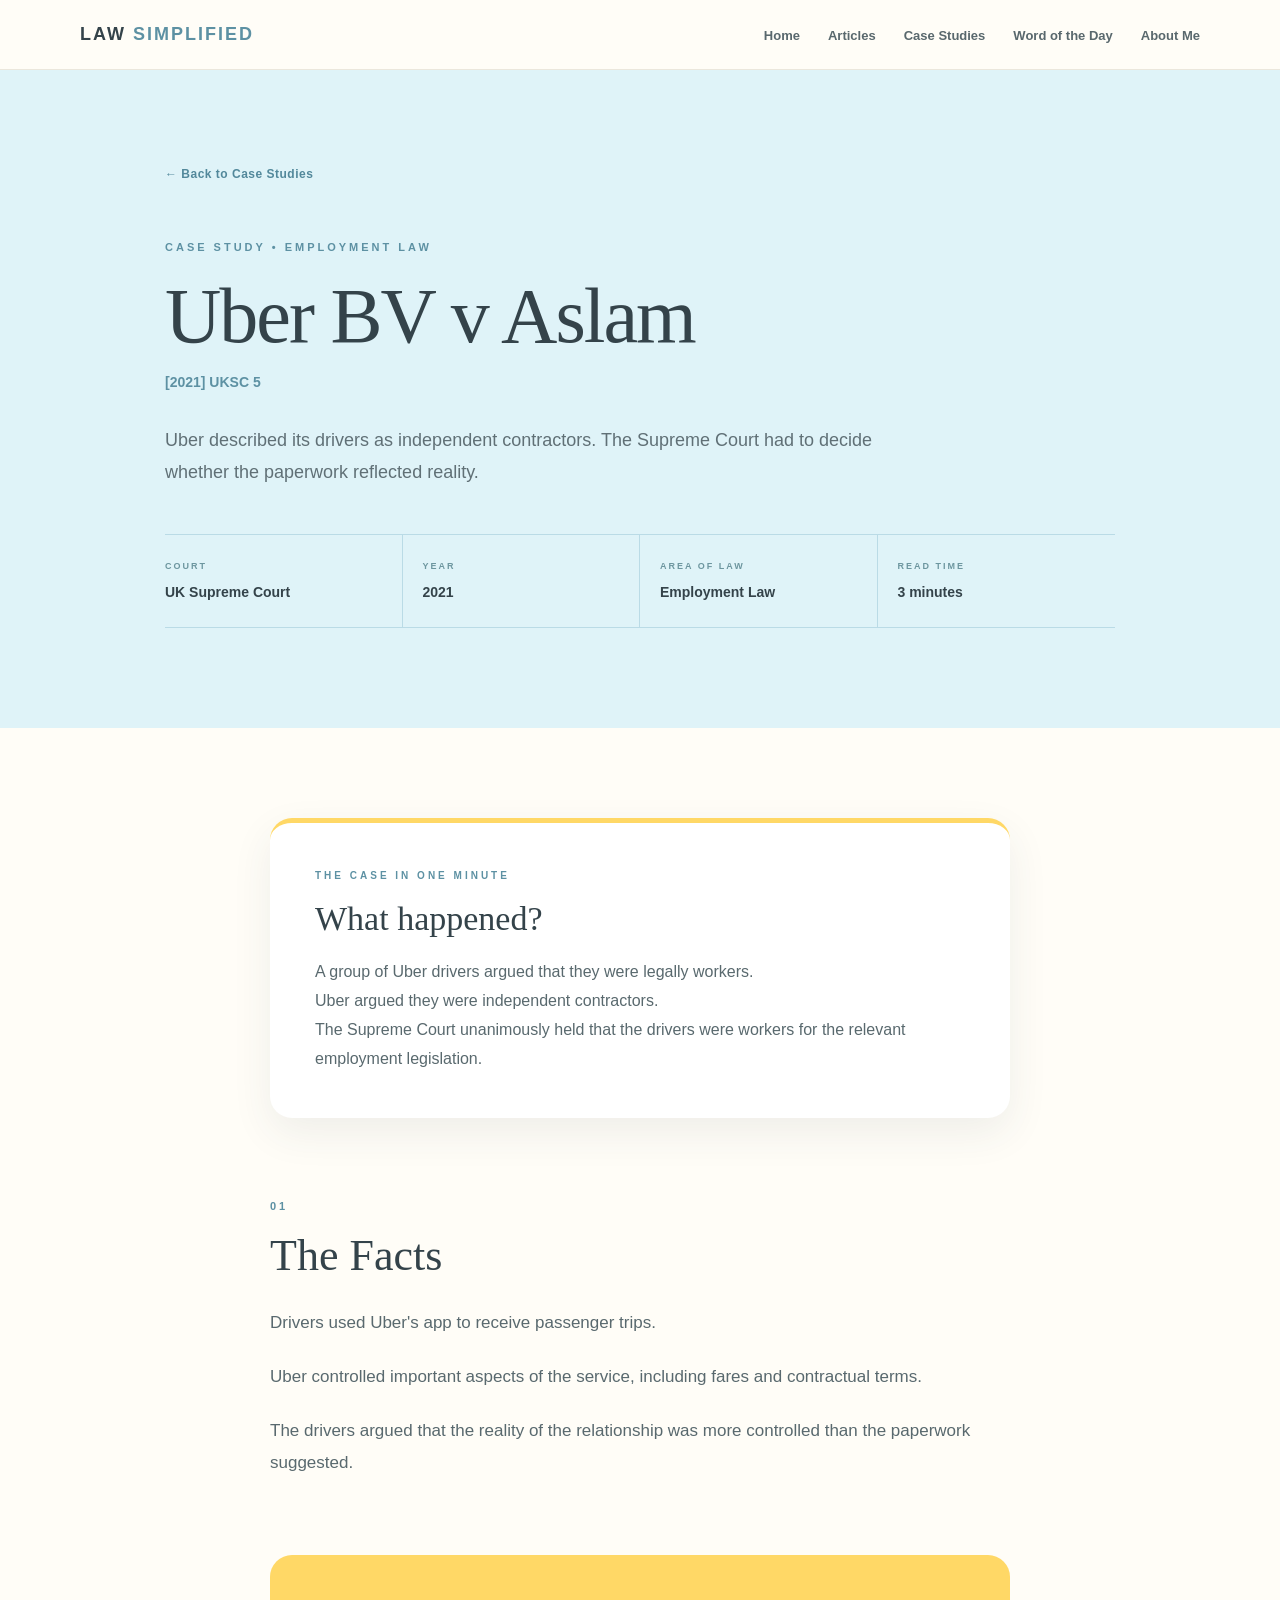
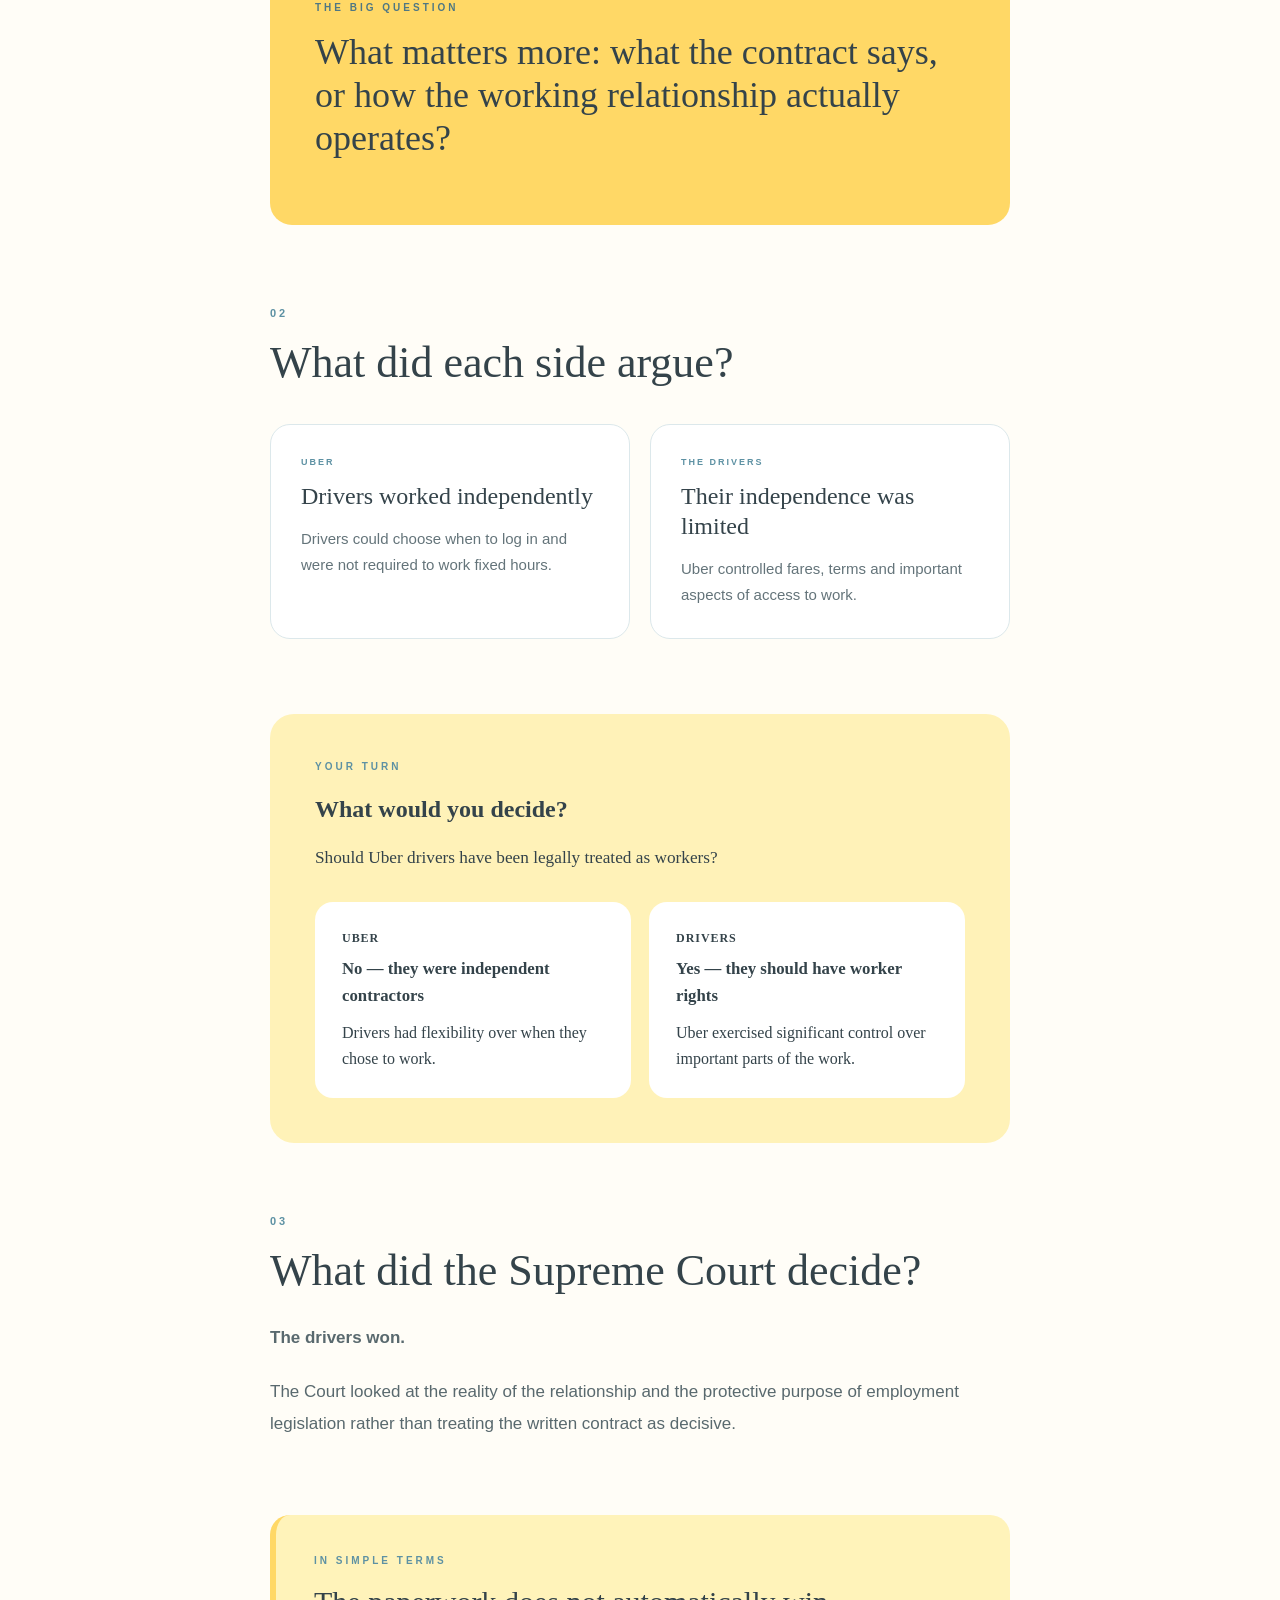
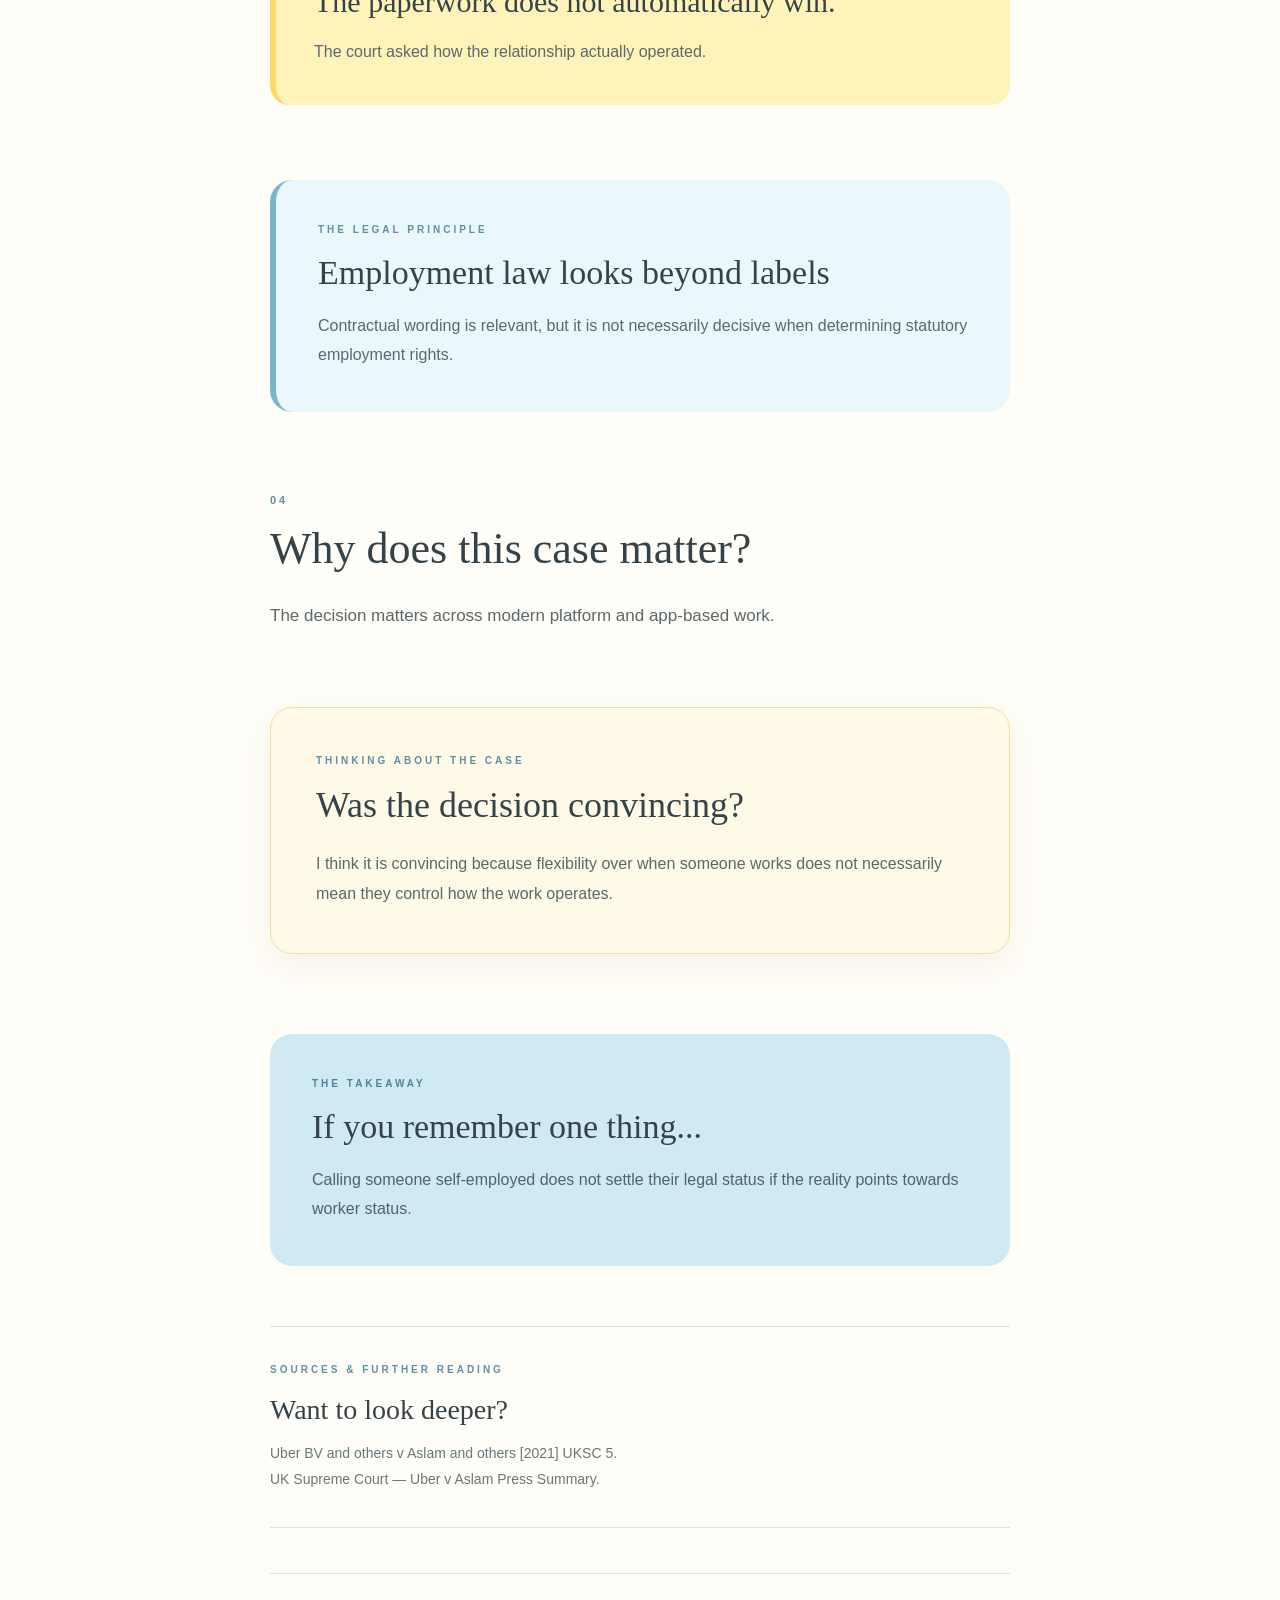
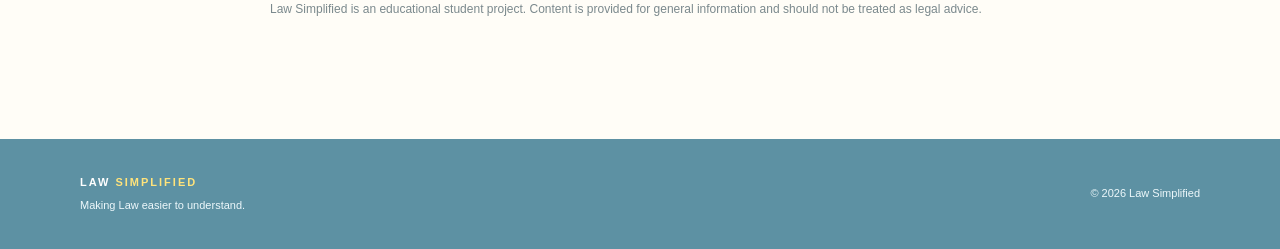
<file: cases/uber-v-aslam.html>
<!DOCTYPE html>
<html lang="en">
<head>
<meta charset="UTF-8">
<meta name="viewport" content="width=device-width, initial-scale=1.0">
<meta name="description" content="Uber v Aslam explained simply: worker status and looking beyond contractual labels.">
<title>Uber BV v Aslam | Law Simplified</title>
<link rel="stylesheet" href="../css/style.css">
</head>
<body>
<header class="site-header">
<nav class="navbar">
<a href="../index.html" class="logo">LAW<span>SIMPLIFIED</span></a>
<ul class="nav-links">
<li><a href="../index.html">Home</a></li>
<li><a href="../index.html#articles">Articles</a></li>
<li><a href="../index.html#cases">Case Studies</a></li>
<li><a href="../index.html#word-of-the-day">Word of the Day</a></li>
<li><a href="../index.html#about">About Me</a></li>
</ul>
</nav>
</header>

<main>
<section class="case-page-header">
<div class="case-page-header-content">
<a href="../index.html#cases" class="article-back-link">← Back to Case Studies</a>
<p class="case-page-category">CASE STUDY • EMPLOYMENT LAW</p>
<h1>Uber BV v Aslam</h1>
<p class="case-citation">[2021] UKSC 5</p>
<p class="case-page-introduction">Uber described its drivers as independent contractors. The Supreme Court had to decide whether the paperwork reflected reality.</p>
<div class="case-details-grid">
<div class="case-detail"><p class="case-detail-label">COURT</p><p class="case-detail-value">UK Supreme Court</p></div>
<div class="case-detail"><p class="case-detail-label">YEAR</p><p class="case-detail-value">2021</p></div>
<div class="case-detail"><p class="case-detail-label">AREA OF LAW</p><p class="case-detail-value">Employment Law</p></div>
<div class="case-detail"><p class="case-detail-label">READ TIME</p><p class="case-detail-value">3 minutes</p></div>
</div>
</div>
</section>
<article class="case-page-body">

<section class="case-summary-box"><p class="explainer-label">THE CASE IN ONE MINUTE</p><h2>What happened?</h2><p>A group of Uber drivers argued that they were legally workers.</p><p>Uber argued they were independent contractors.</p><p>The Supreme Court unanimously held that the drivers were workers for the relevant employment legislation.</p></section>
<section class="case-content-section"><p class="article-section-number">01</p><h2>The Facts</h2><p>Drivers used Uber's app to receive passenger trips.</p><p>Uber controlled important aspects of the service, including fares and contractual terms.</p><p>The drivers argued that the reality of the relationship was more controlled than the paperwork suggested.</p></section>
<section class="legal-question-box"><p class="explainer-label">THE BIG QUESTION</p><h2>What matters more: what the contract says, or how the working relationship actually operates?</h2></section>
<section class="case-content-section"><p class="article-section-number">02</p><h2>What did each side argue?</h2><div class="arguments-grid">
<div class="argument-card"><p class="argument-label">UBER</p><h3>Drivers worked independently</h3><p>Drivers could choose when to log in and were not required to work fixed hours.</p></div>
<div class="argument-card"><p class="argument-label">THE DRIVERS</p><h3>Their independence was limited</h3><p>Uber controlled fares, terms and important aspects of access to work.</p></div>
</div></section>

<section class="you-decide"
data-correct="drivers"
data-agree-title="The Supreme Court agreed with you."
data-agree-text="The Supreme Court unanimously held that the drivers were workers."
data-disagree-title="The Supreme Court took a different view."
data-disagree-text="The Court looked beyond the contractual labels and concluded the drivers qualified as workers.">
<p class="explainer-label">YOUR TURN</p>
<h2>What would you decide?</h2>
<p class="you-decide-question">Should Uber drivers have been legally treated as workers?</p>
<div class="decision-options">
<button class="decision-button" data-answer="uber">
<span class="decision-side">UBER</span><strong>No — they were independent contractors</strong><span>Drivers had flexibility over when they chose to work.</span>
</button>
<button class="decision-button" data-answer="drivers">
<span class="decision-side">DRIVERS</span><strong>Yes — they should have worker rights</strong><span>Uber exercised significant control over important parts of the work.</span>
</button>
</div>
<div class="decision-result">
<p class="decision-result-label">YOUR DECISION</p>
<h3 class="decision-result-title"></h3>
<p class="decision-result-text"></p>
<div class="poll-preview">
<p class="poll-preview-label">READER RESULTS</p>
<p class="poll-preview-note">Live percentages will appear here once public voting is connected.</p>
</div>
</div>
</section>

<section class="case-content-section"><p class="article-section-number">03</p><h2>What did the Supreme Court decide?</h2><p><strong>The drivers won.</strong></p><p>The Court looked at the reality of the relationship and the protective purpose of employment legislation rather than treating the written contract as decisive.</p></section>
<aside class="legal-explainer"><p class="explainer-label">IN SIMPLE TERMS</p><h3>The paperwork does not automatically win.</h3><p>The court asked how the relationship actually operated.</p></aside>
<section class="case-principle"><p class="explainer-label">THE LEGAL PRINCIPLE</p><h2>Employment law looks beyond labels</h2><p>Contractual wording is relevant, but it is not necessarily decisive when determining statutory employment rights.</p></section>
<section class="case-content-section"><p class="article-section-number">04</p><h2>Why does this case matter?</h2><p>The decision matters across modern platform and app-based work.</p></section>
<section class="case-analysis"><p class="explainer-label">THINKING ABOUT THE CASE</p><h2>Was the decision convincing?</h2><p>I think it is convincing because flexibility over when someone works does not necessarily mean they control how the work operates.</p></section>
<section class="article-takeaway"><p class="explainer-label">THE TAKEAWAY</p><h2>If you remember one thing...</h2><p>Calling someone self-employed does not settle their legal status if the reality points towards worker status.</p></section>
<section class="case-sources"><p class="explainer-label">SOURCES & FURTHER READING</p><h2>Want to look deeper?</h2><p>Uber BV and others v Aslam and others [2021] UKSC 5.</p><p>UK Supreme Court — Uber v Aslam Press Summary.</p></section>

<div class="article-disclaimer"><p>Law Simplified is an educational student project. Content is provided for general information and should not be treated as legal advice.</p></div>
</article>
</main>

<footer class="site-footer">
<div class="footer-content">
<div><p class="footer-logo">LAW<span>SIMPLIFIED</span></p><p>Making Law easier to understand.</p></div>
<p>© 2026 Law Simplified</p>
</div>
</footer>
<script src="../js/case-interactions.js"></script>
</body>
</html>
</file>
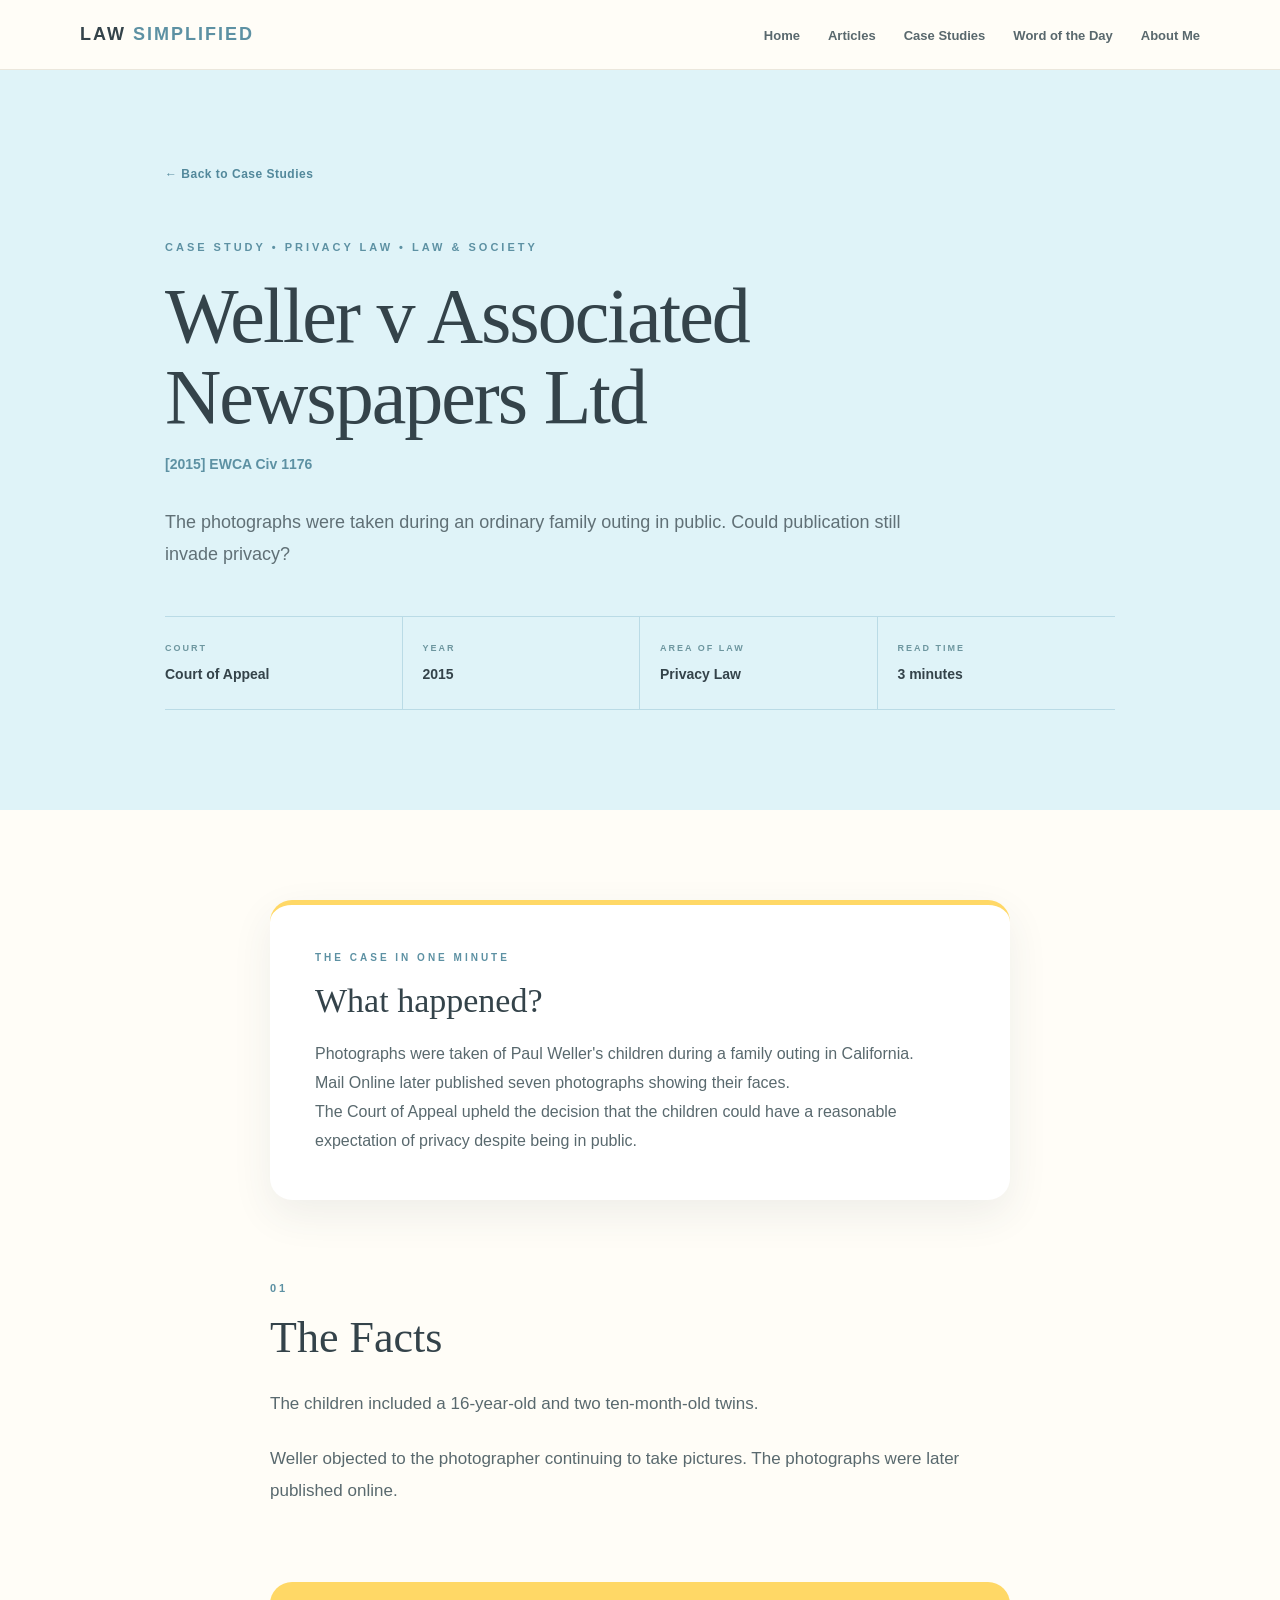
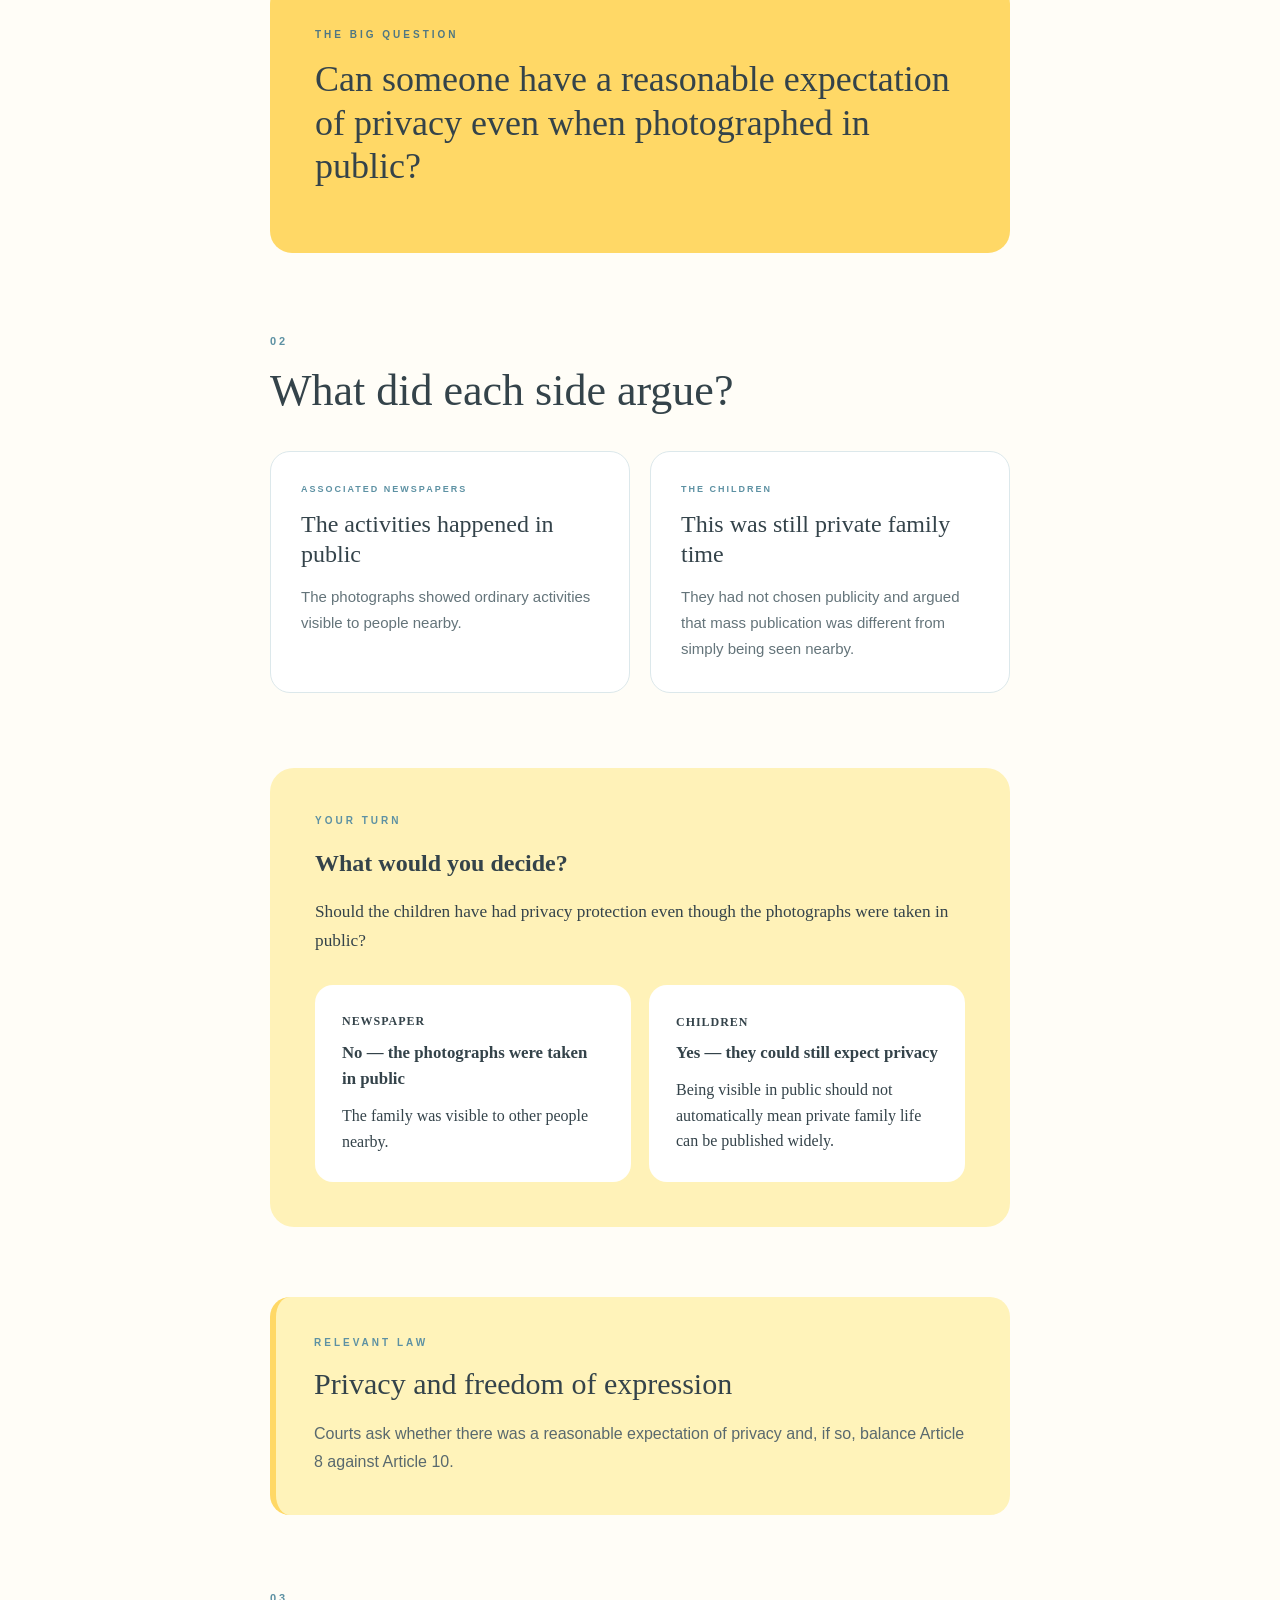
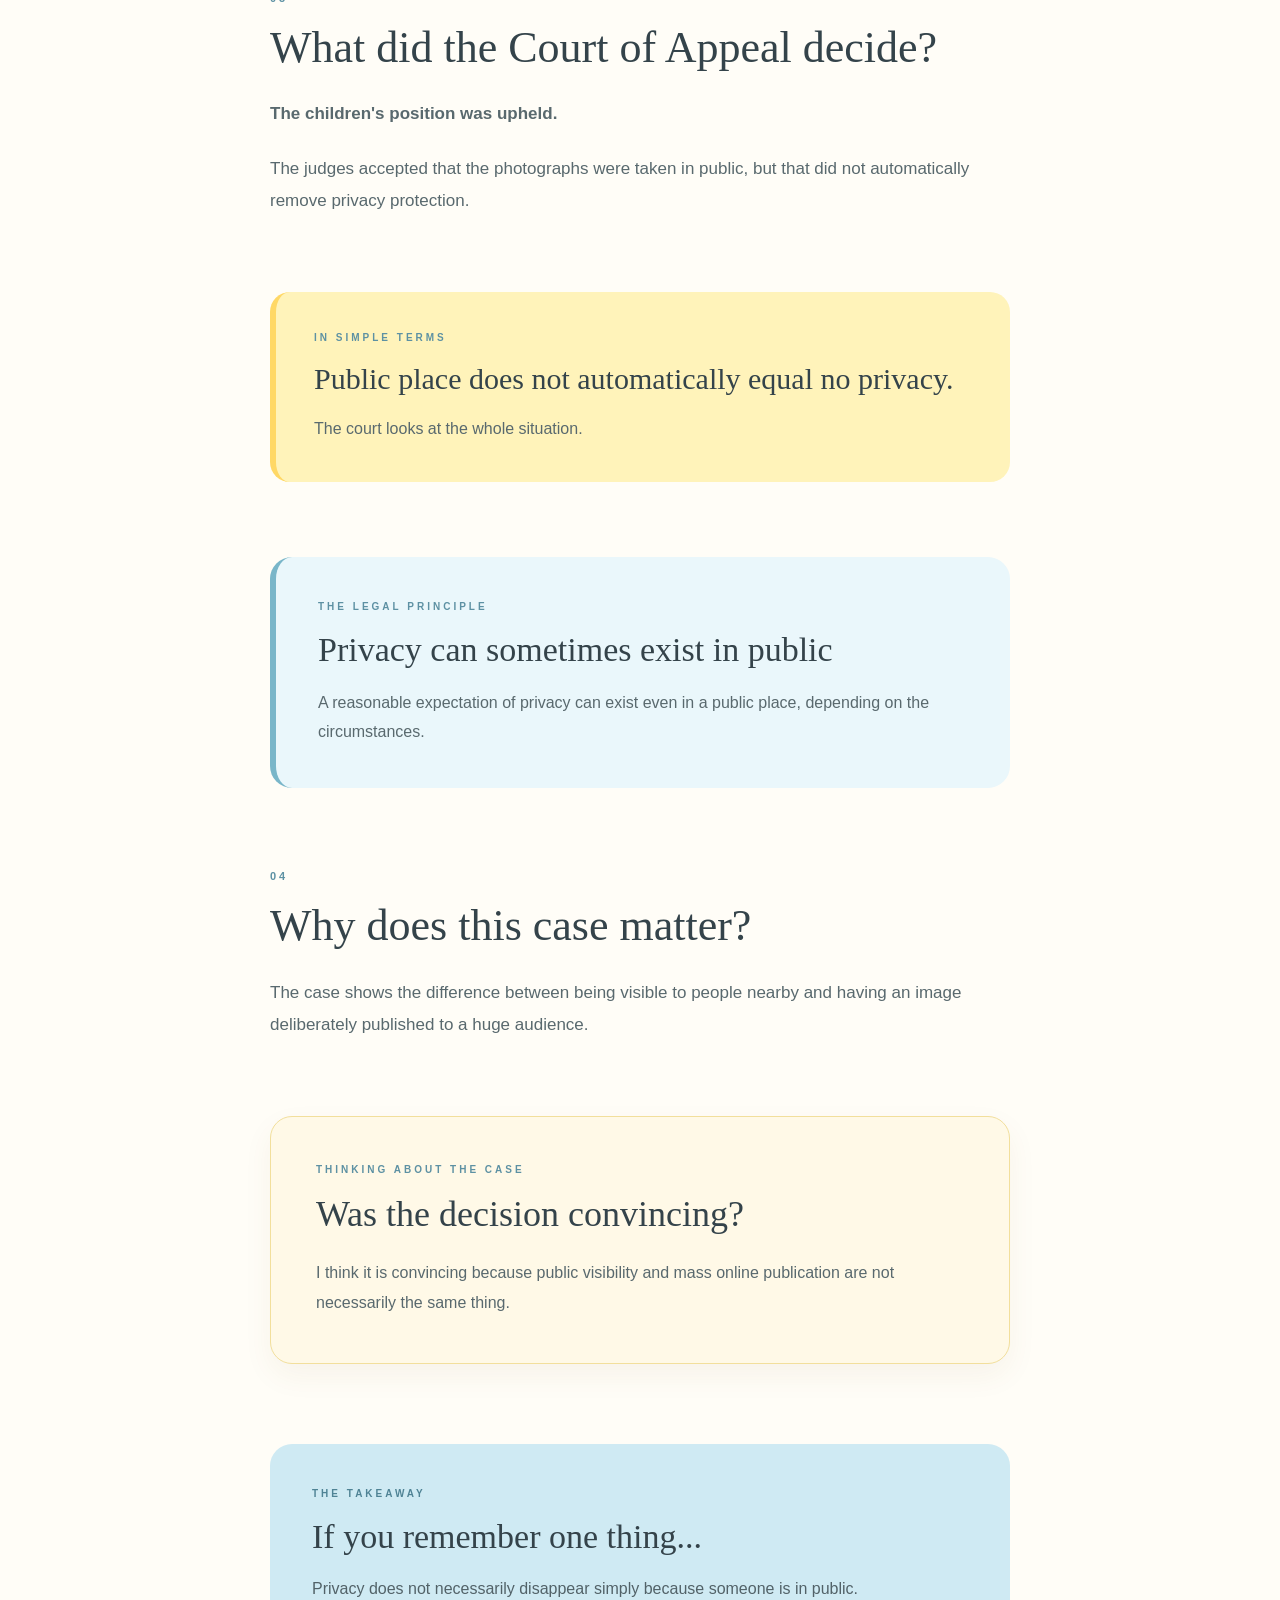
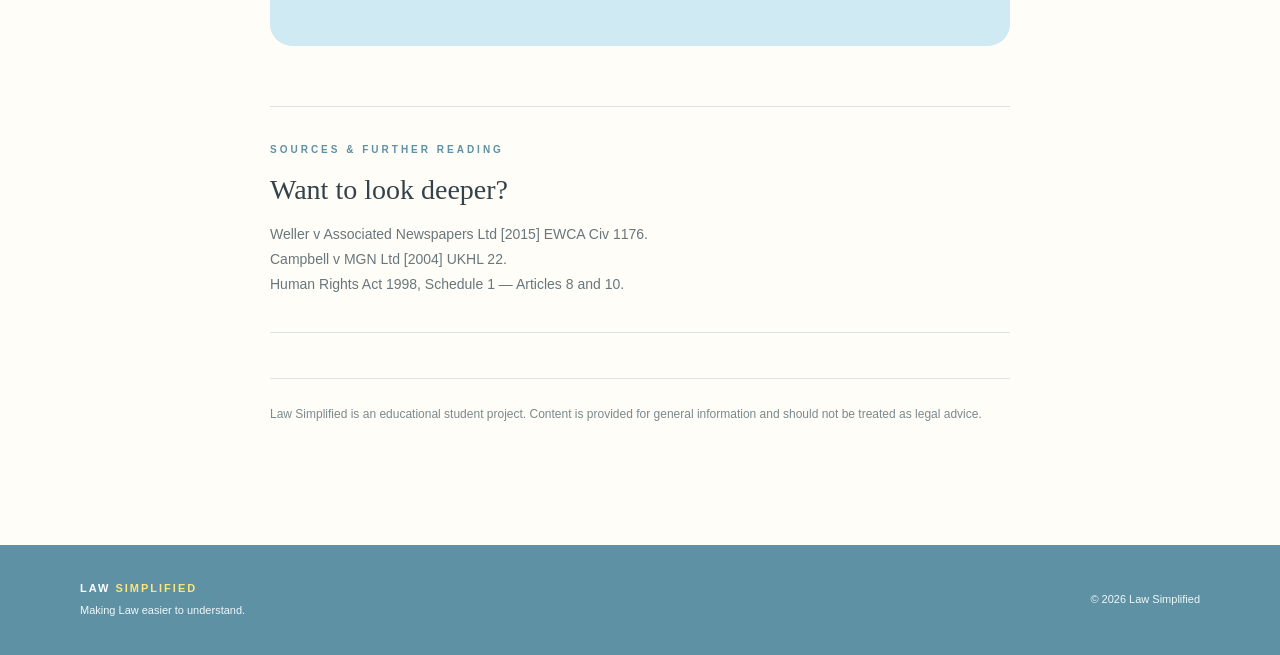
<file: cases/weller-v-associated-newspapers.html>
<!DOCTYPE html>
<html lang="en">
<head>
<meta charset="UTF-8">
<meta name="viewport" content="width=device-width, initial-scale=1.0">
<meta name="description" content="Weller v Associated Newspapers explained simply: privacy in public places.">
<title>Weller v Associated Newspapers Ltd | Law Simplified</title>
<link rel="stylesheet" href="../css/style.css">
</head>
<body>
<header class="site-header">
<nav class="navbar">
<a href="../index.html" class="logo">LAW<span>SIMPLIFIED</span></a>
<ul class="nav-links">
<li><a href="../index.html">Home</a></li>
<li><a href="../index.html#articles">Articles</a></li>
<li><a href="../index.html#cases">Case Studies</a></li>
<li><a href="../index.html#word-of-the-day">Word of the Day</a></li>
<li><a href="../index.html#about">About Me</a></li>
</ul>
</nav>
</header>

<main>
<section class="case-page-header">
<div class="case-page-header-content">
<a href="../index.html#cases" class="article-back-link">← Back to Case Studies</a>
<p class="case-page-category">CASE STUDY • PRIVACY LAW • LAW & SOCIETY</p>
<h1>Weller v Associated Newspapers Ltd</h1>
<p class="case-citation">[2015] EWCA Civ 1176</p>
<p class="case-page-introduction">The photographs were taken during an ordinary family outing in public. Could publication still invade privacy?</p>
<div class="case-details-grid">
<div class="case-detail"><p class="case-detail-label">COURT</p><p class="case-detail-value">Court of Appeal</p></div>
<div class="case-detail"><p class="case-detail-label">YEAR</p><p class="case-detail-value">2015</p></div>
<div class="case-detail"><p class="case-detail-label">AREA OF LAW</p><p class="case-detail-value">Privacy Law</p></div>
<div class="case-detail"><p class="case-detail-label">READ TIME</p><p class="case-detail-value">3 minutes</p></div>
</div>
</div>
</section>
<article class="case-page-body">

<section class="case-summary-box"><p class="explainer-label">THE CASE IN ONE MINUTE</p><h2>What happened?</h2><p>Photographs were taken of Paul Weller's children during a family outing in California.</p><p>Mail Online later published seven photographs showing their faces.</p><p>The Court of Appeal upheld the decision that the children could have a reasonable expectation of privacy despite being in public.</p></section>
<section class="case-content-section"><p class="article-section-number">01</p><h2>The Facts</h2><p>The children included a 16-year-old and two ten-month-old twins.</p><p>Weller objected to the photographer continuing to take pictures. The photographs were later published online.</p></section>
<section class="legal-question-box"><p class="explainer-label">THE BIG QUESTION</p><h2>Can someone have a reasonable expectation of privacy even when photographed in public?</h2></section>
<section class="case-content-section"><p class="article-section-number">02</p><h2>What did each side argue?</h2><div class="arguments-grid">
<div class="argument-card"><p class="argument-label">ASSOCIATED NEWSPAPERS</p><h3>The activities happened in public</h3><p>The photographs showed ordinary activities visible to people nearby.</p></div>
<div class="argument-card"><p class="argument-label">THE CHILDREN</p><h3>This was still private family time</h3><p>They had not chosen publicity and argued that mass publication was different from simply being seen nearby.</p></div>
</div></section>

<section class="you-decide"
data-correct="children"
data-agree-title="The Court of Appeal agreed with you."
data-agree-text="The children had a reasonable expectation of privacy in the circumstances."
data-disagree-title="The Court of Appeal took a different view."
data-disagree-text="Being photographed in public did not automatically remove the children's reasonable expectation of privacy.">
<p class="explainer-label">YOUR TURN</p>
<h2>What would you decide?</h2>
<p class="you-decide-question">Should the children have had privacy protection even though the photographs were taken in public?</p>
<div class="decision-options">
<button class="decision-button" data-answer="newspaper">
<span class="decision-side">NEWSPAPER</span><strong>No — the photographs were taken in public</strong><span>The family was visible to other people nearby.</span>
</button>
<button class="decision-button" data-answer="children">
<span class="decision-side">CHILDREN</span><strong>Yes — they could still expect privacy</strong><span>Being visible in public should not automatically mean private family life can be published widely.</span>
</button>
</div>
<div class="decision-result">
<p class="decision-result-label">YOUR DECISION</p>
<h3 class="decision-result-title"></h3>
<p class="decision-result-text"></p>
<div class="poll-preview">
<p class="poll-preview-label">READER RESULTS</p>
<p class="poll-preview-note">Live percentages will appear here once public voting is connected.</p>
</div>
</div>
</section>

<aside class="legal-explainer"><p class="explainer-label">RELEVANT LAW</p><h3>Privacy and freedom of expression</h3><p>Courts ask whether there was a reasonable expectation of privacy and, if so, balance Article 8 against Article 10.</p></aside>
<section class="case-content-section"><p class="article-section-number">03</p><h2>What did the Court of Appeal decide?</h2><p><strong>The children's position was upheld.</strong></p><p>The judges accepted that the photographs were taken in public, but that did not automatically remove privacy protection.</p></section>
<aside class="legal-explainer"><p class="explainer-label">IN SIMPLE TERMS</p><h3>Public place does not automatically equal no privacy.</h3><p>The court looks at the whole situation.</p></aside>
<section class="case-principle"><p class="explainer-label">THE LEGAL PRINCIPLE</p><h2>Privacy can sometimes exist in public</h2><p>A reasonable expectation of privacy can exist even in a public place, depending on the circumstances.</p></section>
<section class="case-content-section"><p class="article-section-number">04</p><h2>Why does this case matter?</h2><p>The case shows the difference between being visible to people nearby and having an image deliberately published to a huge audience.</p></section>
<section class="case-analysis"><p class="explainer-label">THINKING ABOUT THE CASE</p><h2>Was the decision convincing?</h2><p>I think it is convincing because public visibility and mass online publication are not necessarily the same thing.</p></section>
<section class="article-takeaway"><p class="explainer-label">THE TAKEAWAY</p><h2>If you remember one thing...</h2><p>Privacy does not necessarily disappear simply because someone is in public.</p></section>
<section class="case-sources"><p class="explainer-label">SOURCES & FURTHER READING</p><h2>Want to look deeper?</h2><p>Weller v Associated Newspapers Ltd [2015] EWCA Civ 1176.</p><p>Campbell v MGN Ltd [2004] UKHL 22.</p><p>Human Rights Act 1998, Schedule 1 — Articles 8 and 10.</p></section>

<div class="article-disclaimer"><p>Law Simplified is an educational student project. Content is provided for general information and should not be treated as legal advice.</p></div>
</article>
</main>

<footer class="site-footer">
<div class="footer-content">
<div><p class="footer-logo">LAW<span>SIMPLIFIED</span></p><p>Making Law easier to understand.</p></div>
<p>© 2026 Law Simplified</p>
</div>
</footer>
<script src="../js/case-interactions.js"></script>
</body>
</html>
</file>
<file: css/style.css>
/* =========================================================
   LAW SIMPLIFIED
   FINAL MAIN STYLESHEET
   ========================================================= */


/* =========================================================
   1. RESET
   ========================================================= */

* {
    margin: 0;
    padding: 0;
    box-sizing: border-box;
}

html {
    scroll-behavior: smooth;
}

body {
    font-family: Georgia, "Times New Roman", serif;
    background: #fffdf7;
    color: #34434a;
    line-height: 1.6;
}

a {
    text-decoration: none;
    color: inherit;
}

ul {
    list-style: none;
}

button {
    font: inherit;
}


/* =========================================================
   2. COLOUR SYSTEM
   ========================================================= */

/*
    Warm cream:       #FFFDF7
    Soft cream:       #FFF7E4

    Sunny yellow:     #FFD866
    Pale yellow:      #FFF2B8

    Light sky blue:   #CFEAF3
    Pale blue:        #ECF8FC
    Medium blue:      #79B6C9
    Deeper blue:      #5D91A3

    Soft grey:        #F4F5F3

    Main text:        #34434A
    Muted text:       #64747A
*/


/* =========================================================
   3. NAVIGATION
   ========================================================= */

.site-header {
    width: 100%;
    background: rgba(255, 253, 247, 0.96);

    position: sticky;
    top: 0;
    z-index: 1000;

    border-bottom: 1px solid #ebe7dc;

    backdrop-filter: blur(10px);
}

.navbar {
    max-width: 1200px;
    margin: 0 auto;

    padding: 20px 40px;

    display: flex;
    align-items: center;
    justify-content: space-between;
}

.logo {
    font-family: Arial, Helvetica, sans-serif;

    font-size: 18px;
    font-weight: 800;
    letter-spacing: 2px;

    color: #34434a;
}

.logo span {
    color: #5d91a3;
    margin-left: 7px;
}

.nav-links {
    display: flex;
    align-items: center;
    gap: 28px;
}

.nav-links a {
    position: relative;

    font-family: Arial, Helvetica, sans-serif;
    font-size: 13px;
    font-weight: 600;

    color: #59686d;

    transition:
        color 0.25s ease,
        transform 0.25s ease;
}

.nav-links a:hover {
    color: #5d91a3;
}

.nav-links a::after {
    content: "";

    position: absolute;
    left: 0;
    bottom: -7px;

    width: 0;
    height: 2px;

    border-radius: 999px;

    background: #ffd866;

    transition: width 0.25s ease;
}

.nav-links a:hover::after {
    width: 100%;
}


/* =========================================================
   4. HERO
   ========================================================= */

.hero {
    min-height: 82vh;

    display: flex;
    align-items: center;

    background:
        radial-gradient(
            circle at 82% 22%,
            rgba(207, 234, 243, 0.9),
            transparent 30%
        ),
        radial-gradient(
            circle at 15% 85%,
            rgba(255, 216, 102, 0.45),
            transparent 32%
        ),
        linear-gradient(
            135deg,
            #fff4b8 0%,
            #fff9df 35%,
            #fffdf7 65%,
            #ecf8fc 100%
        );
}

.hero-content {
    width: 100%;
    max-width: 1200px;

    margin: 0 auto;
padding: 85px 40px 110px;}

.hero-label {
    font-family: Arial, Helvetica, sans-serif;

    font-size: 12px;
    font-weight: 800;

    letter-spacing: 3px;

    color: #5d91a3;

    margin-bottom: 25px;
}

.hero h1 {
    max-width: 900px;

    font-size: clamp(50px, 7vw, 90px);
    line-height: 1.03;

    font-weight: 500;
    letter-spacing: -3px;

    color: #34434a;

    margin-bottom: 30px;
}

.hero h1 span {
    display: block;
    color: #5d91a3;
}

.hero-description {
    max-width: 680px;

    font-family: Arial, Helvetica, sans-serif;

    font-size: 17px;
    line-height: 1.8;

    color: #607076;

    margin-bottom: 40px;
}

.hero-buttons {
    display: flex;
    gap: 15px;
    flex-wrap: wrap;
}


/* =========================================================
   5. BUTTONS
   ========================================================= */

.button {
    display: inline-block;

    padding: 14px 28px;

    border-radius: 999px;

    font-family: Arial, Helvetica, sans-serif;

    font-size: 13px;
    font-weight: 700;

    transition:
        transform 0.25s ease,
        box-shadow 0.25s ease,
        background-color 0.25s ease;
}

.button:hover {
    transform: translateY(-3px);
}

.primary-button {
    background: #ffd866;
    color: #3f463f;

    box-shadow:
        0 8px 20px rgba(222, 176, 42, 0.18);
}

.primary-button:hover {
    background: #ffcf3f;

    box-shadow:
        0 12px 25px rgba(222, 176, 42, 0.25);
}

.secondary-button {
    background: #ffffff;

    border: 1px solid #a9d7e5;

    color: #4f8597;
}

.secondary-button:hover {
    background: #ecf8fc;
}


/* =========================================================
   6. INTRODUCTION
   ========================================================= */

.intro-section {
    background: #fffdf7;

    padding: 85px 40px 110px;
}

.intro-content {
    max-width: 900px;

    margin: 0 auto;
}

.section-label {
    font-family: Arial, Helvetica, sans-serif;

    font-size: 11px;
    font-weight: 800;

    letter-spacing: 3px;

    color: #5d91a3;

    margin-bottom: 15px;
}

.intro-content h2 {
    max-width: 800px;

    font-size: clamp(40px, 5vw, 62px);

    line-height: 1.1;
    font-weight: 500;

    color: #34434a;

    margin-bottom: 30px;
}

.intro-content > p:not(.section-label) {
    max-width: 800px;

    font-family: Arial, Helvetica, sans-serif;

    font-size: 17px;
    line-height: 1.8;

    color: #64747a;

    margin-bottom: 22px;
}


/* =========================================================
   7. BUSINESS + EVERYDAY EXAMPLES
   ========================================================= */

.example-groups {
    display: grid;

    grid-template-columns: repeat(2, 1fr);

    gap: 25px;

    margin: 40px 0;
}

.example-group {
    padding: 30px;

    border-radius: 22px;

    background: #fff4c4;

    border: 1px solid #f4dc7b;
}

.example-group:nth-child(2) {
    background: #eaf7fb;

    border-color: #c7e6f0;
}

.example-group h3 {
    font-size: 25px;
    font-weight: 500;

    color: #34434a;

    margin-bottom: 20px;
}

.example-group p {
    font-family: Arial, Helvetica, sans-serif;

    font-size: 15px;
    line-height: 1.75;

    color: #64747a;

    margin-bottom: 18px;
}

.example-group p:last-child {
    margin-bottom: 0;
}


/* =========================================================
   8. GENERAL SECTIONS
   ========================================================= */

.section {
    max-width: 1200px;

    margin: 0 auto;

    padding: 85px 40px 110px;
}

.section-heading {
    max-width: 750px;

    margin-bottom: 60px;
}

.section-heading h2 {
    font-size: clamp(40px, 5vw, 60px);

    line-height: 1.1;
    font-weight: 500;

    color: #34434a;

    margin-bottom: 20px;
}

.section-heading > p:last-child {
    font-family: Arial, Helvetica, sans-serif;

    color: #64747a;

    font-size: 16px;
    line-height: 1.7;
}


/* =========================================================
   9. HOMEPAGE ARTICLES
   ========================================================= */

.article-grid {
    display: grid;

    grid-template-columns: repeat(3, 1fr);

    gap: 24px;
}

.article-card {
    background: #ffffff;

    padding: 32px;

    border-radius: 22px;

    border: 1px solid #e5ecee;

    border-top: 5px solid #ffd866;

    box-shadow:
        0 10px 30px rgba(52, 67, 74, 0.06);

    transition:
        transform 0.3s ease,
        box-shadow 0.3s ease,
        border-color 0.3s ease;
}

.article-card:hover {
    transform: translateY(-7px);

    border-color: #b9dce7;

    box-shadow:
        0 20px 40px rgba(93, 145, 163, 0.14);
}

.card-top {
    display: flex;

    align-items: center;
    justify-content: space-between;

    gap: 12px;

    margin-bottom: 18px;
}

.article-category {
    font-family: Arial, Helvetica, sans-serif;

    font-size: 10px;
    font-weight: 800;

    letter-spacing: 2px;

    color: #5d91a3;
}

.article-number {
    font-family: Georgia, "Times New Roman", serif;

    font-size: 24px;

    color: #d7b52c;
}

.article-card h3 {
    font-size: 27px;

    line-height: 1.2;
    font-weight: 500;

    color: #34434a;

    margin-bottom: 18px;
}

.article-card > p:not(.article-category) {
    font-family: Arial, Helvetica, sans-serif;

    color: #64747a;

    font-size: 15px;
    line-height: 1.7;

    margin-bottom: 25px;
}

.read-more {
    font-family: Arial, Helvetica, sans-serif;

    font-size: 12px;
    font-weight: 800;

    color: #52889b;

    transition:
        color 0.25s ease,
        letter-spacing 0.25s ease;
}

.read-more:hover {
    color: #3e7183;

    letter-spacing: 0.3px;
}


/* =========================================================
   10. HOMEPAGE CASE STUDIES
   ========================================================= */

.cases-section {
    background:
        linear-gradient(
            180deg,
            #eaf7fb 0%,
            #f5fbfd 100%
        );
}

.cases-inner {
    max-width: 1200px;
}

.cases-section .section-heading h2 {
    color: #34434a;
}

.cases-section .section-heading h2 span {
    color: #5d91a3;
}

.cases-section .section-heading > p:last-child {
    color: #64747a;
}

.case-grid {
    display: grid;

    grid-template-columns: repeat(2, 1fr);

    gap: 24px;
}

.case-card {
    display: grid;

    grid-template-columns: 60px 1fr;

    gap: 25px;

    padding: 32px;

    border-radius: 22px;

    border: 1px solid #d5e8ee;

    background: #ffffff;

    box-shadow:
        0 10px 30px rgba(52, 67, 74, 0.06);

    transition:
        transform 0.3s ease,
        border-color 0.3s ease,
        box-shadow 0.3s ease;
}

.case-card:hover {
    transform: translateY(-5px);

    border-color: #79b6c9;

    box-shadow:
        0 18px 38px rgba(93, 145, 163, 0.14);
}

.case-number {
    font-family: Georgia, "Times New Roman", serif;

    font-size: 32px;

    color: #d8b531;
}

.case-card h3 {
    font-size: 25px;

    line-height: 1.25;
    font-weight: 500;

    color: #34434a;

    margin: 12px 0 15px;
}

.case-card p:not(.article-category) {
    font-family: Arial, Helvetica, sans-serif;

    color: #64747a;

    font-size: 14px;
    line-height: 1.7;

    margin-bottom: 22px;
}


/* =========================================================
   11. WORD OF THE DAY
   ========================================================= */

.word-section {
    background:
        radial-gradient(
            circle at 85% 30%,
            rgba(207, 234, 243, 0.8),
            transparent 28%
        ),
        linear-gradient(
            135deg,
            #ffd866 0%,
            #ffe994 48%,
            #fff4c5 100%
        );

    padding: 100px 40px;
}

.word-container {
    max-width: 1100px;

    margin: 0 auto;

    display: grid;

    grid-template-columns: 0.8fr 1.2fr;

    gap: 70px;

    align-items: center;
}

.word-introduction .section-label {
    color: #576b70;
}

.word-introduction h2 {
    font-size: clamp(45px, 5vw, 65px);

    line-height: 1.05;
    font-weight: 500;

    color: #34434a;

    margin-bottom: 25px;
}

.word-introduction h2 span {
    display: block;

    color: #5d91a3;
}

.word-introduction > p:last-child {
    font-family: Arial, Helvetica, sans-serif;

    font-size: 16px;
    line-height: 1.7;

    color: #566469;
}

.word-card {
    background: #ffffff;

    padding: 45px;

    border-radius: 24px;

    border: 1px solid rgba(255, 255, 255, 0.6);

    box-shadow:
        0 20px 50px rgba(112, 91, 25, 0.14);
}

.word-label {
    font-family: Arial, Helvetica, sans-serif;

    font-size: 10px;
    font-weight: 800;

    letter-spacing: 3px;

    color: #5d91a3;

    margin-bottom: 15px;
}

.word-card h3 {
    font-size: clamp(38px, 5vw, 55px);

    font-weight: 500;
    line-height: 1.1;

    color: #34434a;

    margin-bottom: 20px;
}

#word-definition {
    font-family: Arial, Helvetica, sans-serif;

    font-size: 16px;
    line-height: 1.8;

    color: #64747a;

    margin-bottom: 30px;
}

.word-button {
    border: none;

    cursor: pointer;

    padding: 13px 22px;

    border-radius: 999px;

    background: #79b6c9;

    color: #ffffff;

    font-family: Arial, Helvetica, sans-serif;

    font-size: 12px;
    font-weight: 700;

    transition:
        background-color 0.25s ease,
        transform 0.25s ease;
}

.word-button:hover {
    background: #5d91a3;

    transform: translateY(-2px);
}


/* =========================================================
   12. ABOUT ME
   ========================================================= */

.about-section {
    min-height: 600px;

    display: flex;
    align-items: center;
}

.about-content {
    width: 100%;

    display: grid;

    grid-template-columns: 1fr 1fr;

    gap: 100px;

    align-items: center;
}

.about-text {
    border-left: 5px solid #ffd866;

    padding-left: 35px;
}

.about-text p {
    font-family: Arial, Helvetica, sans-serif;

    font-size: 17px;

    color: #5c6b70;

    line-height: 1.8;

    margin-bottom: 22px;
}

.about-text p:last-child {
    margin-bottom: 0;
}


/* =========================================================
   13. ARTICLE PAGE HEADER
   ========================================================= */

.article-page-header {
    background:
        radial-gradient(
            circle at 90% 25%,
            rgba(207, 234, 243, 0.9),
            transparent 30%
        ),
        linear-gradient(
            135deg,
            #fff0a9 0%,
            #fff8d8 38%,
            #fffdf7 70%,
            #ecf8fc 100%
        );

    padding: 90px 40px 100px;
}

.article-page-header-content {
    max-width: 900px;

    margin: 0 auto;
}

.article-back-link {
    display: inline-block;

    font-family: Arial, Helvetica, sans-serif;

    font-size: 12px;
    font-weight: 700;

    letter-spacing: 0.5px;

    color: #52889b;

    margin-bottom: 55px;

    transition:
        color 0.25s ease,
        transform 0.25s ease;
}

.article-back-link:hover {
    color: #34434a;

    transform: translateX(-4px);
}

.article-page-category {
    font-family: Arial, Helvetica, sans-serif;

    font-size: 11px;
    font-weight: 800;

    letter-spacing: 3px;

    color: #5d91a3;

    margin-bottom: 20px;
}

.article-page-header h1 {
    max-width: 850px;

    font-size: clamp(48px, 7vw, 78px);

    line-height: 1.05;
    font-weight: 500;

    letter-spacing: -2px;

    color: #34434a;

    margin-bottom: 28px;
}

.article-page-introduction {
    max-width: 720px;

    font-family: Arial, Helvetica, sans-serif;

    font-size: 18px;
    line-height: 1.8;

    color: #607076;

    margin-bottom: 35px;
}

.article-page-details {
    display: flex;

    align-items: center;

    gap: 12px;

    flex-wrap: wrap;

    font-family: Arial, Helvetica, sans-serif;

    font-size: 12px;
    font-weight: 600;

    color: #75858a;
}


/* =========================================================
   14. ARTICLE BODY
   ========================================================= */

.article-page-body {
    max-width: 800px;

    margin: 0 auto;

    padding: 90px 40px 120px;
}

.article-content-section {
    margin-bottom: 70px;
}

.article-opening {
    font-family: Georgia, "Times New Roman", serif;

    font-size: 24px;
    line-height: 1.75;

    color: #34434a;
}

.article-section-number {
    font-family: Arial, Helvetica, sans-serif;

    font-size: 11px;
    font-weight: 800;

    letter-spacing: 3px;

    color: #5d91a3;

    margin-bottom: 15px;
}

.article-content-section h2 {
    font-size: clamp(32px, 4vw, 44px);

    line-height: 1.15;
    font-weight: 500;

    color: #34434a;

    margin-bottom: 25px;
}

.article-content-section p:not(.article-section-number) {
    font-family: Arial, Helvetica, sans-serif;

    font-size: 17px;
    line-height: 1.9;

    color: #59696e;

    margin-bottom: 22px;
}

.article-content-section p:last-child {
    margin-bottom: 0;
}


/* =========================================================
   15. ARTICLE EXPLAINER
   ========================================================= */

.legal-explainer {
    margin: 20px 0 75px;

    padding: 38px;

    border-radius: 20px;

    background: #fff3ba;

    border-left: 6px solid #ffd866;
}

.explainer-label {
    font-family: Arial, Helvetica, sans-serif;

    font-size: 10px;
    font-weight: 800;

    letter-spacing: 3px;

    color: #5d91a3;

    margin-bottom: 15px;
}

.legal-explainer h3 {
    font-size: 30px;

    line-height: 1.2;
    font-weight: 500;

    color: #34434a;

    margin-bottom: 18px;
}

.legal-explainer p:not(.explainer-label) {
    font-family: Arial, Helvetica, sans-serif;

    font-size: 16px;
    line-height: 1.8;

    color: #59696e;
}


/* =========================================================
   16. ARTICLE HIGHLIGHT
   ========================================================= */

.article-highlight {
    margin: 20px 0 75px;

    padding: 28px 30px;

    border-radius: 18px;

    background: #eaf7fb;

    border-left: 6px solid #79b6c9;
}

.article-highlight p {
    font-family: Georgia, "Times New Roman", serif;

    font-size: 28px;
    line-height: 1.55;

    color: #34434a;
}


/* =========================================================
   17. ARTICLE TAKEAWAY
   ========================================================= */

.article-takeaway {
    margin-top: 20px;

    padding: 42px;

    border-radius: 22px;

    background:
        linear-gradient(
            135deg,
            #cfeaf3 0%,
            #e9f7fb 100%
        );
}

.article-takeaway .explainer-label {
    color: #4f8395;
}

.article-takeaway h2 {
    font-size: 34px;

    line-height: 1.2;
    font-weight: 500;

    color: #34434a;

    margin-bottom: 18px;
}

.article-takeaway p:not(.explainer-label) {
    font-family: Arial, Helvetica, sans-serif;

    font-size: 16px;
    line-height: 1.8;

    color: #526268;
}


/* =========================================================
   18. ARTICLE DISCLAIMER
   ========================================================= */

.article-disclaimer {
    margin-top: 45px;

    padding-top: 25px;

    border-top: 1px solid #dfe4e4;
}

.article-disclaimer p {
    font-family: Arial, Helvetica, sans-serif;

    font-size: 12px;
    line-height: 1.7;

    color: #7b898d;
}


/* =========================================================
   19. CASE STUDY HEADER
   ========================================================= */

.case-page-header {
    background:
        radial-gradient(
            circle at 90% 25%,
            rgba(255, 216, 102, 0.42),
            transparent 30%
        ),
        linear-gradient(
            135deg,
            #d9eff6 0%,
            #ecf8fc 42%,
            #fffdf7 100%
        );

    padding: 90px 40px 100px;
}

.case-page-header-content {
    max-width: 950px;

    margin: 0 auto;
}

.case-page-category {
    font-family: Arial, Helvetica, sans-serif;

    font-size: 11px;
    font-weight: 800;

    letter-spacing: 3px;

    color: #5d91a3;

    margin-bottom: 18px;
}

.case-page-header h1 {
    max-width: 900px;

    font-size: clamp(48px, 7vw, 78px);

    line-height: 1.05;
    font-weight: 500;

    letter-spacing: -2px;

    color: #34434a;

    margin-bottom: 15px;
}

.case-citation {
    font-family: Arial, Helvetica, sans-serif;

    font-size: 14px;
    font-weight: 600;

    color: #5d91a3;

    margin-bottom: 30px;
}

.case-page-introduction {
    max-width: 750px;

    font-family: Arial, Helvetica, sans-serif;

    font-size: 18px;
    line-height: 1.8;

    color: #607076;

    margin-bottom: 45px;
}


/* =========================================================
   20. CASE DETAILS
   ========================================================= */

.case-details-grid {
    display: grid;

    grid-template-columns: repeat(4, 1fr);

    border-top: 1px solid #badbe6;
    border-bottom: 1px solid #badbe6;
}

.case-detail {
    padding: 24px 20px;

    border-right: 1px solid #badbe6;
}

.case-detail:first-child {
    padding-left: 0;
}

.case-detail:last-child {
    border-right: none;
}

.case-detail-label {
    font-family: Arial, Helvetica, sans-serif;

    font-size: 9px;
    font-weight: 800;

    letter-spacing: 2px;

    color: #6d969f;

    margin-bottom: 8px;
}

.case-detail-value {
    font-family: Arial, Helvetica, sans-serif;

    font-size: 14px;
    font-weight: 700;

    color: #34434a;
}


/* =========================================================
   21. CASE STUDY BODY
   ========================================================= */

.case-page-body {
    max-width: 820px;

    margin: 0 auto;

    padding: 90px 40px 120px;
}

.case-content-section {
    margin-bottom: 75px;
}

.case-content-section h2 {
    font-size: clamp(32px, 4vw, 44px);

    line-height: 1.15;
    font-weight: 500;

    color: #34434a;

    margin-bottom: 25px;
}

.case-content-section > p:not(.article-section-number) {
    font-family: Arial, Helvetica, sans-serif;

    font-size: 17px;
    line-height: 1.9;

    color: #59696e;

    margin-bottom: 22px;
}

.case-content-section > p:last-child {
    margin-bottom: 0;
}


/* =========================================================
   22. CASE IN ONE MINUTE
   ========================================================= */

.case-summary-box {
    margin-bottom: 80px;

    padding: 45px;

    border-radius: 22px;

    background: #ffffff;

    border-top: 5px solid #ffd866;

    box-shadow:
        0 15px 40px rgba(52, 67, 74, 0.08);
}

.case-summary-box h2 {
    font-size: 34px;

    line-height: 1.2;
    font-weight: 500;

    color: #34434a;

    margin-bottom: 18px;
}

.case-summary-box p:not(.explainer-label) {
    font-family: Arial, Helvetica, sans-serif;

    font-size: 16px;
    line-height: 1.8;

    color: #59696e;
}


/* =========================================================
   23. THE BIG QUESTION
   ========================================================= */

.legal-question-box {
    margin: 10px 0 80px;

    padding: 45px;

    border-radius: 22px;

    background:
        linear-gradient(
            135deg,
            #ffd866 0%,
            #ffeb9b 100%
        );

    color: #34434a;
}

.legal-question-box .explainer-label {
    color: #4f7783;
}

.legal-question-box h2 {
    font-size: 36px;

    line-height: 1.2;
    font-weight: 500;

    margin-bottom: 20px;
}

.legal-question-box p:not(.explainer-label) {
    font-family: Arial, Helvetica, sans-serif;

    font-size: 16px;
    line-height: 1.8;

    color: #566469;
}

.legal-question-box .question-example {
    margin-top: 18px;

    padding-top: 18px;

    border-top: 1px solid rgba(52, 67, 74, 0.18);

    font-style: italic;
}


/* =========================================================
   24. ARGUMENTS
   ========================================================= */

.arguments-grid {
    display: grid;

    grid-template-columns: repeat(2, 1fr);

    gap: 20px;

    margin-top: 35px;
}

.argument-card {
    padding: 30px;

    border-radius: 20px;

    background: #ffffff;

    border: 1px solid #dce8eb;

    transition:
        transform 0.25s ease,
        border-color 0.25s ease;
}

.argument-card:hover {
    transform: translateY(-3px);

    border-color: #79b6c9;
}

.argument-label {
    font-family: Arial, Helvetica, sans-serif;

    font-size: 9px;
    font-weight: 800;

    letter-spacing: 2px;

    color: #5d91a3;

    margin-bottom: 12px;
}

.argument-card h3 {
    font-size: 24px;

    line-height: 1.25;
    font-weight: 500;

    color: #34434a;

    margin-bottom: 15px;
}

.argument-card p:not(.argument-label) {
    font-family: Arial, Helvetica, sans-serif;

    font-size: 15px;
    line-height: 1.75;

    color: #64747a;
}


/* =========================================================
   25. LEGAL PRINCIPLE
   ========================================================= */

.case-principle {
    margin: 10px 0 80px;

    padding: 42px;

    border-radius: 22px;

    background: #eaf7fb;

    border-left: 6px solid #79b6c9;
}

.case-principle h2 {
    font-size: 34px;

    line-height: 1.2;
    font-weight: 500;

    color: #34434a;

    margin-bottom: 18px;
}

.case-principle p:not(.explainer-label) {
    font-family: Arial, Helvetica, sans-serif;

    font-size: 16px;
    line-height: 1.8;

    color: #59696e;
}


/* =========================================================
   26. CASE ANALYSIS
   ========================================================= */

.case-analysis {
    margin: 10px 0 80px;

    padding: 45px;

    border-radius: 22px;

    background: #fff9e7;

    border: 1px solid #f2df9c;

    box-shadow:
        0 12px 30px rgba(116, 92, 26, 0.06);
}

.case-analysis .explainer-label {
    color: #5d91a3;
}

.case-analysis h2 {
    font-size: 36px;

    line-height: 1.2;
    font-weight: 500;

    color: #34434a;

    margin-bottom: 22px;
}

.case-analysis p:not(.explainer-label) {
    font-family: Arial, Helvetica, sans-serif;

    font-size: 16px;
    line-height: 1.85;

    color: #59696e;

    margin-bottom: 18px;
}

.case-analysis p:last-child {
    margin-bottom: 0;
}


/* =========================================================
   27. SOURCES
   ========================================================= */

.case-sources {
    margin-top: 60px;

    padding: 35px 0;

    border-top: 1px solid #dce3e4;
    border-bottom: 1px solid #dce3e4;
}

.case-sources h2 {
    font-size: 28px;

    line-height: 1.2;
    font-weight: 500;

    color: #34434a;

    margin-bottom: 15px;
}

.case-sources p:not(.explainer-label) {
    font-family: Arial, Helvetica, sans-serif;

    font-size: 14px;
    line-height: 1.8;

    color: #68777c;
}


/* =========================================================
   28. FOOTER
   ========================================================= */

.site-footer {
    background: #5d91a3;

    color: #edf8fb;
}

.footer-content {
    max-width: 1200px;

    margin: 0 auto;

    padding: 35px 40px;

    display: flex;

    justify-content: space-between;
    align-items: center;
}

.footer-logo {
    font-family: Arial, Helvetica, sans-serif;

    font-size: 14px;
    font-weight: 800;

    letter-spacing: 2px;

    color: #ffffff;

    margin-bottom: 5px;
}

.footer-logo span {
    color: #ffe37b;

    margin-left: 5px;
}

.footer-content p {
    font-family: Arial, Helvetica, sans-serif;

    font-size: 11px;
}


/* =========================================================
   29. ACCESSIBILITY + DETAILS
   ========================================================= */

::selection {
    background: #ffd866;
    color: #34434a;
}

a:focus-visible,
button:focus-visible {
    outline: 3px solid #79b6c9;
    outline-offset: 4px;
}


/* =========================================================
   30. TABLET
   ========================================================= */

@media (max-width: 900px) {

    .navbar {
        padding: 18px 25px;
    }

    .nav-links {
        gap: 16px;
    }

    .hero-content {
        padding: 80px 25px;
    }

    .section {
        padding: 80px 25px;
    }

    .intro-section {
        padding: 80px 25px;
    }

    .article-grid {
        grid-template-columns: repeat(2, 1fr);
    }

    .case-grid {
        grid-template-columns: 1fr;
    }

    .word-container {
        grid-template-columns: 1fr;

        gap: 40px;
    }

    .about-content {
        grid-template-columns: 1fr;

        gap: 40px;
    }

    .article-page-header,
    .case-page-header {
        padding: 75px 30px 85px;
    }

    .article-page-body,
    .case-page-body {
        padding: 75px 30px 100px;
    }

    .case-details-grid {
        grid-template-columns: repeat(2, 1fr);
    }

    .case-detail:nth-child(2) {
        border-right: none;
    }

    .case-detail:nth-child(1),
    .case-detail:nth-child(2) {
        border-bottom: 1px solid #badbe6;
    }

    .case-detail:nth-child(3) {
        padding-left: 0;
    }
}


/* =========================================================
   31. MOBILE
   ========================================================= */

@media (max-width: 650px) {

    .navbar {
        flex-direction: column;

        gap: 18px;

        padding: 18px 20px;
    }

    .nav-links {
        gap: 12px;

        flex-wrap: wrap;

        justify-content: center;
    }

    .nav-links a {
        font-size: 11px;
    }

    .hero {
        min-height: 80vh;
    }

    .hero-content {
        padding: 70px 20px;
    }

    .hero h1 {
        font-size: 50px;

        letter-spacing: -1px;
    }

    .hero-description {
        font-size: 16px;
    }

    .section {
        padding: 70px 20px;
    }

    .intro-section {
        padding: 70px 20px;
    }

    .example-groups {
        grid-template-columns: 1fr;

        gap: 18px;

        margin: 30px 0;
    }

    .example-group {
        padding: 25px;
    }

    .article-grid {
        grid-template-columns: 1fr;
    }

    .article-card {
        padding: 28px;
    }

    .case-card {
        grid-template-columns: 1fr;

        padding: 28px;
    }

    .word-section {
        padding: 70px 20px;
    }

    .word-card {
        padding: 30px;
    }

    .about-text {
        padding-left: 20px;
    }


    /* ARTICLE PAGES */

    .article-page-header {
        padding: 60px 20px 70px;
    }

    .article-back-link {
        margin-bottom: 40px;
    }

    .article-page-header h1 {
        font-size: 46px;

        letter-spacing: -1px;
    }

    .article-page-introduction {
        font-size: 16px;
    }

    .article-page-body {
        padding: 60px 20px 80px;
    }

    .article-opening {
        font-size: 21px;
    }

    .article-content-section {
        margin-bottom: 55px;
    }

    .article-content-section h2 {
        font-size: 34px;
    }

    .article-content-section p:not(.article-section-number) {
        font-size: 16px;

        line-height: 1.8;
    }

    .legal-explainer {
        padding: 28px;

        margin-bottom: 55px;
    }

    .legal-explainer h3 {
        font-size: 27px;
    }

    .article-highlight {
        margin-bottom: 55px;

        padding: 24px;
    }

    .article-highlight p {
        font-size: 24px;
    }

    .article-takeaway {
        padding: 30px;
    }

    .article-takeaway h2 {
        font-size: 29px;
    }


    /* CASE STUDY PAGES */

    .case-page-header {
        padding: 60px 20px 70px;
    }

    .case-page-header h1 {
        font-size: 44px;

        letter-spacing: -1px;
    }

    .case-page-introduction {
        font-size: 16px;
    }

    .case-details-grid {
        grid-template-columns: 1fr;
    }

    .case-detail {
        padding: 18px 0;

        border-right: none;

        border-bottom: 1px solid #badbe6;
    }

    .case-detail:nth-child(2),
    .case-detail:nth-child(3) {
        padding-left: 0;
    }

    .case-detail:last-child {
        border-bottom: none;
    }

    .case-page-body {
        padding: 60px 20px 80px;
    }

    .case-summary-box {
        padding: 28px;

        margin-bottom: 60px;
    }

    .case-summary-box h2 {
        font-size: 29px;
    }

    .case-content-section {
        margin-bottom: 60px;
    }

    .case-content-section h2 {
        font-size: 34px;
    }

    .case-content-section > p:not(.article-section-number) {
        font-size: 16px;

        line-height: 1.8;
    }

    .legal-question-box {
        padding: 28px;

        margin-bottom: 60px;
    }

    .legal-question-box h2 {
        font-size: 30px;
    }

    .arguments-grid {
        grid-template-columns: 1fr;
    }

    .argument-card {
        padding: 25px;
    }

    .case-principle {
        padding: 28px;

        margin-bottom: 60px;
    }

    .case-principle h2 {
        font-size: 29px;
    }

    .case-analysis {
        padding: 28px;

        margin-bottom: 60px;
    }

    .case-analysis h2 {
        font-size: 30px;
    }

    .footer-content {
        padding: 25px 20px;

        flex-direction: column;

        gap: 15px;

        align-items: flex-start;
    }
}/* =========================================================
   SOLID COLOUR OVERRIDES
   No gradients
   ========================================================= */

.hero {
    background: #FFF2B8;
}

.cases-section {
    background: #EAF7FB;
}

.word-section {
    background: #FFD866;
}

.article-page-header {
    background: #FFF2B8;
}

.case-page-header {
    background: #DFF3F8;
}

.article-takeaway {
    background: #CFEAF3;
}

.legal-question-box {
    background: #FFD866;
} .section-break {
    background: #FFD866;
    padding: 28px 40px;
    text-align: center;
}

.section-break p {
    max-width: 800px;
    margin: 0 auto;

    font-family: Arial, Helvetica, sans-serif;
    font-size: 15px;
    font-weight: 700;
    color: #34434A;
}/* =========================================================
   STEP 2 — FULLY CLICKABLE CARDS
   ========================================================= */

.article-card,
.case-card {
    text-decoration: none;
    color: inherit;
    cursor: pointer;
}

.article-card .read-more,
.case-card .read-more {
    display: inline-block;
    opacity: 1;
    visibility: visible;
}

.article-card:hover .read-more,
.case-card:hover .read-more {
    transform: translateX(4px);
}

.article-card:focus-visible,
.case-card:focus-visible {
    outline: 3px solid #79B6C9;
    outline-offset: 5px;
}

.read-more {
    transition:
        color 0.25s ease,
        transform 0.25s ease;
}/* =========================================================
   STEP 3 — SCROLL REVEAL ANIMATIONS
   ========================================================= */

.scroll-reveal {
    opacity: 0;
    transform: translateY(28px);

    transition:
        opacity 0.7s ease,
        transform 0.7s ease;
}

.scroll-reveal.revealed {
    opacity: 1;
    transform: translateY(0);
}


/* Slight delay between cards */

.article-card.scroll-reveal:nth-child(2),
.case-card.scroll-reveal:nth-child(2) {
    transition-delay: 0.08s;
}

.article-card.scroll-reveal:nth-child(3),
.case-card.scroll-reveal:nth-child(3) {
    transition-delay: 0.16s;
}

.article-card.scroll-reveal:nth-child(4),
.case-card.scroll-reveal:nth-child(4) {
    transition-delay: 0.08s;
}

.article-card.scroll-reveal:nth-child(5),
.case-card.scroll-reveal:nth-child(5) {
    transition-delay: 0.16s;
}

.article-card.scroll-reveal:nth-child(6),
.case-card.scroll-reveal:nth-child(6) {
    transition-delay: 0.24s;
}


/* Accessibility:
   remove animation for people who prefer reduced motion */

@media (prefers-reduced-motion: reduce) {

    .scroll-reveal {
        opacity: 1;
        transform: none;
        transition: none;
    }

}/* =========================================================
   STEP 5 — WHAT WOULD YOU DECIDE?
   ========================================================= */

.you-decide {
    margin: 70px 0;
    padding: 45px;
    background: #fff2b8;
    border-radius: 24px;
}

.you-decide h2 {
    margin: 8px 0 14px;
}

.you-decide-question {
    max-width: 720px;
    margin-bottom: 30px;
    font-size: 1.08rem;
    line-height: 1.7;
}


/* OPTIONS */

.decision-options {
    display: grid;
    grid-template-columns: repeat(2, 1fr);
    gap: 18px;
}

.decision-button {
    width: 100%;
    padding: 25px;

    background: white;
    border: 2px solid transparent;
    border-radius: 18px;

    text-align: left;
    font: inherit;
    color: inherit;

    cursor: pointer;

    transition:
        transform 0.2s ease,
        border-color 0.2s ease,
        box-shadow 0.2s ease;
}

.decision-button:hover {
    transform: translateY(-4px);
    border-color: #79b6c9;
    box-shadow: 0 10px 25px rgba(0, 0, 0, 0.08);
}

.decision-button strong {
    display: block;
    margin: 8px 0 10px;
    font-size: 1.05rem;
}

.decision-button span:last-child {
    display: block;
    line-height: 1.6;
}

.decision-side {
    display: block;
    font-size: 0.75rem;
    font-weight: 800;
    letter-spacing: 0.08em;
}


/* SELECTED OPTION */

.decision-button.selected {
    border-color: #79b6c9;
    background: #eaf7fb;
}


/* RESULT */

.decision-result {
    display: none;

    margin-top: 25px;
    padding: 25px;

    background: white;
    border-radius: 18px;
}

.decision-result.show {
    display: block;
}

.decision-result-label {
    margin-bottom: 7px;

    font-size: 0.72rem;
    font-weight: 800;
    letter-spacing: 0.1em;
}

.decision-result h3 {
    margin-bottom: 8px;
}


/* MOBILE */

@media (max-width: 700px) {

    .you-decide {
        padding: 30px 22px;
    }

    .decision-options {
        grid-template-columns: 1fr;
    }

}
.poll-preview {
    display: none;
}
</file>
